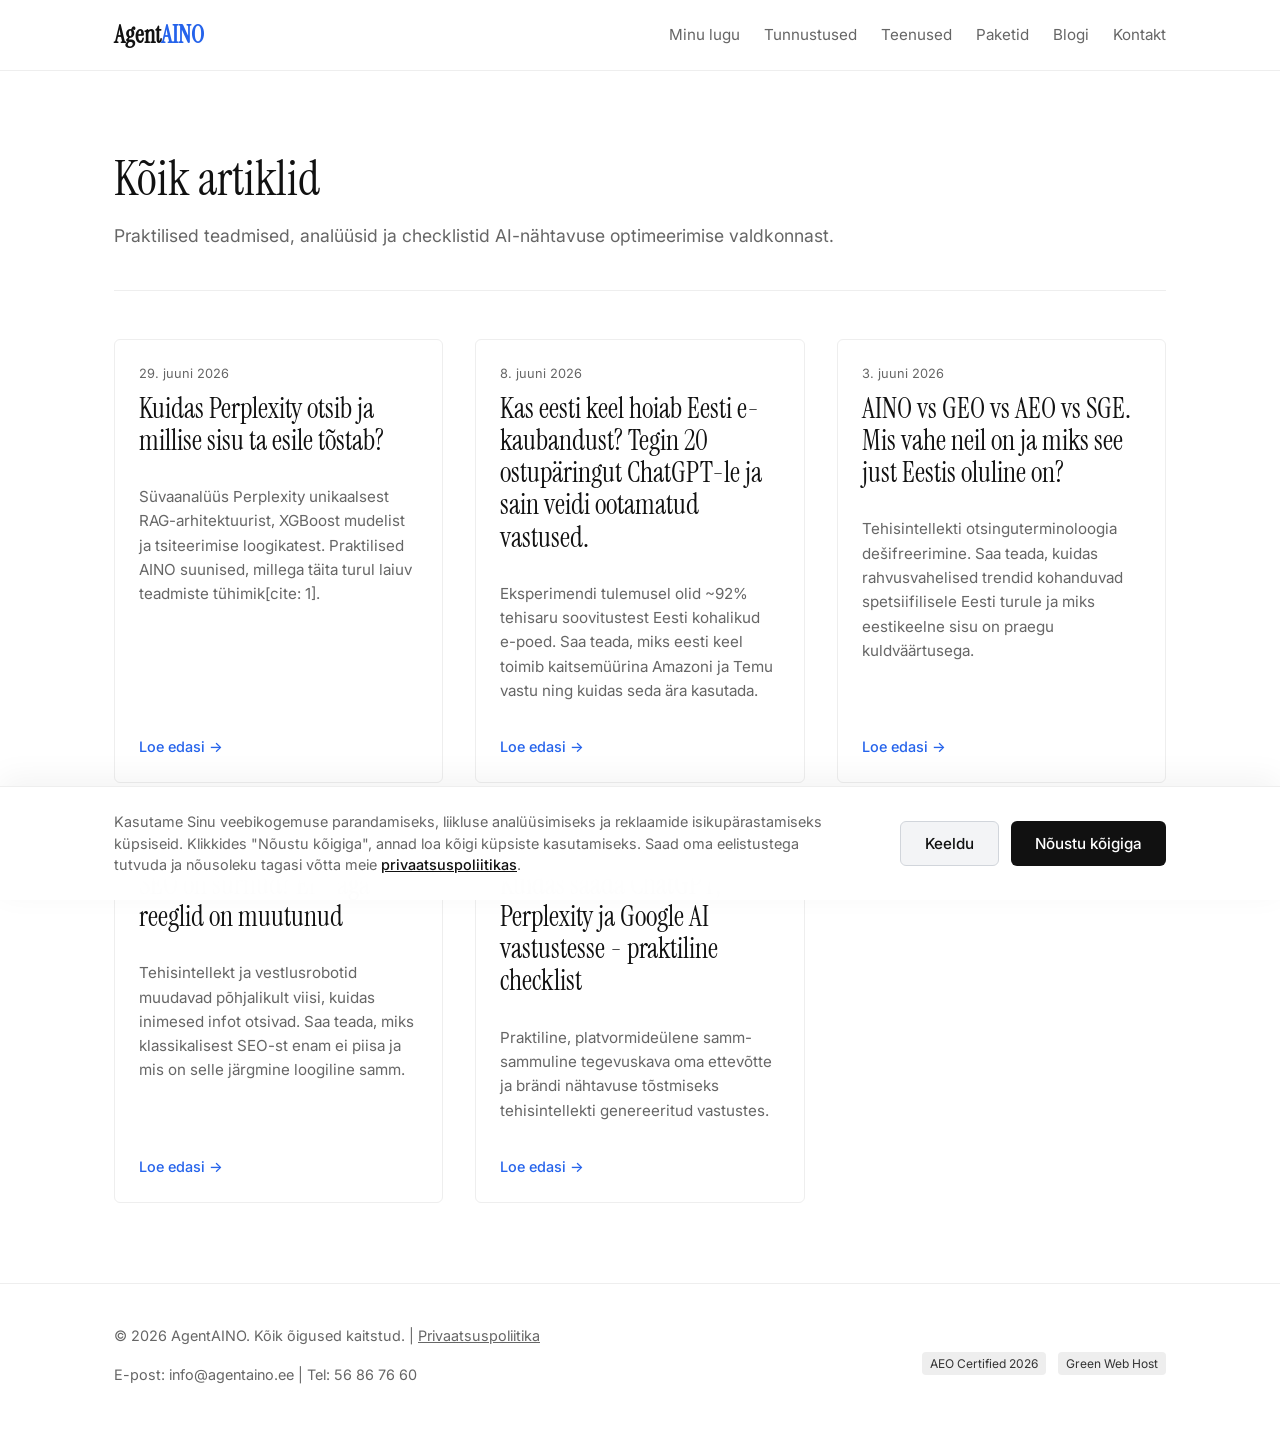
<file: blogi/index.html>
<!DOCTYPE html>
<html lang="et">
<head>
    <meta charset="UTF-8">
    <meta name="viewport" content="width=device-width, initial-scale=1.0">
    <title>Blogi Arhiiv | AgentAINO</title>
    <meta name="description" content="Kõik AgentAINO artiklid ühes kohas. Loe lähemalt tehisintellektile optimeerimise, AINO, GEO, AEO ja kaasaegse otsinguturunduse strateegiate kohta.">
    
    <link rel="canonical" href="https://agentaino.ee/blogi/index.html">
    <meta name="robots" content="index, follow">
    
    <!-- Open Graph / Facebook -->
    <meta property="og:type" content="website">
    <meta property="og:url" content="https://agentaino.ee/blogi/index.html">
    <meta property="og:title" content="Blogi Arhiiv | AgentAINO">
    <meta property="og:description" content="Praktilised juhendid ja süvaanalüüsid, mis aitavad Sinu ettevõttel muutuda nähtavaks tehisintellekti vastustes.">
    <meta property="og:image" content="https://agentaino.ee/assets/og-image.jpg">

    <!-- Stiilifail -->
    <link rel="stylesheet" href="../style.css">

    <!-- GDPR-VASTAV GOOGLE ANALYTICS KOOD -->
    <script>
      if (window.location.search.includes('admin=true')) {
          localStorage.setItem('peida_minu_liiklus', 'true');
          alert('Sinu seade on nüüd Google Analyticsi statistikast edukalt välistatud!');
      }

      function loadGoogleAnalytics() {
          if (localStorage.getItem('peida_minu_liiklus') === 'true') return;
          if (localStorage.getItem('cookie_consent') === 'accepted') {
              var gaScript = document.createElement('script');
              gaScript.async = true;
              gaScript.src = "https://www.googletagmanager.com/gtag/js?id=G-1CKNGQQE0X";
              document.head.appendChild(gaScript);

              window.dataLayer = window.dataLayer || [];
              function gtag(){dataLayer.push(arguments);}
              gtag('js', new Date());
              gtag('config', 'G-1CKNGQQE0X');
          }
      }

      if (localStorage.getItem('cookie_consent') === 'accepted') {
          loadGoogleAnalytics();
      }
    </script>
</head>
<body>

    <!-- Päis -->
    <header class="site-header">
        <div class="container header-container">
            <a href="../index.html" class="logo">Agent<span>AINO</span></a>
            
            <button class="menu-toggle" aria-label="Ava menüü" aria-expanded="false">
                <span></span>
                <span></span>
                <span></span>
            </button>

            <nav class="main-nav">
                <a href="../index.html#minu-lugu">Minu lugu</a>
                <a href="../index.html#tunnustused">Tunnustused</a>
                <a href="../index.html#teenused">Teenused</a>
                <a href="../teenused/kohalikule-ettevotjale.html">Paketid</a>
                <a href="../index.html#blogi">Blogi</a>
                <a href="../index.html#kontakt">Kontakt</a>
            </nav>
        </div>
    </header>

    <!-- Blogi võrgustiku täisvaade -->
    <main class="container blog-archive-layout" style="padding: 80px 24px;">
        <header style="margin-bottom: 48px; border-bottom: 1px solid var(--border-color); padding-bottom: 24px;">
            <h1 style="font-size: 3rem;">Kõik artiklid</h1>
            <p style="color: var(--text-muted); font-size: 1.1rem; margin-top: 8px;">Praktilised teadmised, analüüsid ja checklistid AI-nähtavuse optimeerimise valdkonnast.</p>
        </header>

        <div class="blog-grid">
            <!-- Artikkel 1 -->
            <article class="blog-card">
                <span class="blog-date">29. juuni 2026</span>
                <h3><a href="kuidas-perplexity-otsib.html">Kuidas Perplexity otsib ja millise sisu ta esile tõstab?</a></h3>
                <p>Süvaanalüüs Perplexity unikaalsest RAG-arhitektuurist, XGBoost mudelist ja tsiteerimise loogikatest. Praktilised AINO suunised, millega täita turul laiuv teadmiste tühimik[cite: 1].</p>
                <a href="kuidas-perplexity-otsib.html" class="read-more">Loe edasi &rarr;</a>
            </article>

            <!-- Artikkel 2 -->
            <article class="blog-card">
                <span class="blog-date">8. juuni 2026</span>
                <h3><a href="eesti-keel-hoiab-eesti-kaubandust.html">Kas eesti keel hoiab Eesti e-kaubandust? Tegin 20 ostupäringut ChatGPT-le ja sain veidi ootamatud vastused.</a></h3>
                <p>Eksperimendi tulemusel olid ~92% tehisaru soovitustest Eesti kohalikud e-poed. Saa teada, miks eesti keel toimib kaitsemüürina Amazoni ja Temu vastu ning kuidas seda ära kasutada.</p>
                <a href="eesti-keel-hoiab-eesti-kaubandust.html" class="read-more">Loe edasi &rarr;</a>
            </article>

            <!-- Artikkel 3 -->
            <article class="blog-card">
                <span class="blog-date">3. juuni 2026</span>
                <h3><a href="aino-vs-geo-aeo-sge.html">AINO vs GEO vs AEO vs SGE. Mis vahe neil on ja miks see just Eestis oluline on?</a></h3>
                <p>Tehisintellekti otsinguterminoloogia dešifreerimine. Saa teada, kuidas rahvusvahelised trendid kohanduvad spetsiifilisele Eesti turule ja miks eestikeelne sisu on praegu kuldväärtusega.</p>
                <a href="aino-vs-geo-aeo-sge.html" class="read-more">Loe edasi &rarr;</a>
            </article>

            <!-- Artikkel 4 -->
            <article class="blog-card">
                <span class="blog-date">2. juuni 2026</span>
                <h3><a href="seo-on-surnud.html">SEO on surnud? Ei - aga reeglid on muutunud</a></h3>
                <p>Tehisintellekt ja vestlusrobotid muudavad põhjalikult viisi, kuidas inimesed infot otsivad. Saa teada, miks klassikalisest SEO-st enam ei piisa ja mis on selle järgmine loogiline samm.</p>
                <a href="seo-on-surnud.html" class="read-more">Loe edasi &rarr;</a>
            </article>

            <!-- Artikkel 5 -->
            <article class="blog-card">
                <span class="blog-date">1. juuni 2026</span>
                <h3><a href="ai-vastustesse-checklist.html">Kuidas saada ChatGPT, Perplexity ja Google AI vastustesse - praktiline checklist</a></h3>
                <p>Praktiline, platvormideülene samm-sammuline tegevuskava oma ettevõtte ja brändi nähtavuse tõstmiseks tehisintellekti genereeritud vastustes.</p>
                <a href="ai-vastustesse-checklist.html" class="read-more">Loe edasi &rarr;</a>
            </article>
        </div>
    </main>

    <!-- Jalus -->
    <footer class="site-footer">
        <div class="container footer-container">
            <div class="footer-left">
                <p>&copy; 2026 AgentAINO. Kõik õigused kaitstud. | <a href="../privaatsuspoliitika.html" style="color: var(--text-muted); text-decoration: underline;">Privaatsuspoliitika</a></p>
                <p class="footer-contact">E-post: info@agentaino.ee | Tel: 56 86 76 60</p>
            </div>
            <div class="footer-right">
                <div class="certificates">
                    <span class="cert-badge">AEO Certified 2026</span>
                    <span class="cert-badge">Green Web Host</span>
                </div>
            </div>
        </div>
    </footer>

    <!-- KÜPSISTE NÕUSOLEKU BÄNNER -->
    <div id="cookie-banner" class="cookie-banner">
        <div class="container cookie-container">
            <p>Kasutame Sinu veebikogemuse parandamiseks, liikluse analüüsimiseks ja reklaamide isikupärastamiseks küpsiseid. Klikkides "Nõustu kõigiga", annad loa kõigi küpsiste kasutamiseks. Saad oma eelistustega tutvuda ja nõusoleku tagasi võtta meie <a href="../privaatsuspoliitika.html">privaatsuspoliitikas</a>.</p>
            <div class="cookie-buttons">
                <button id="decline-cookies" class="btn btn-secondary">Keeldu</button>
                <button id="accept-cookies" class="btn">Nõustu kõigiga</button>
            </div>
        </div>
    </div>

    <script src="../script.js"></script>
</body>
</html>
</file>
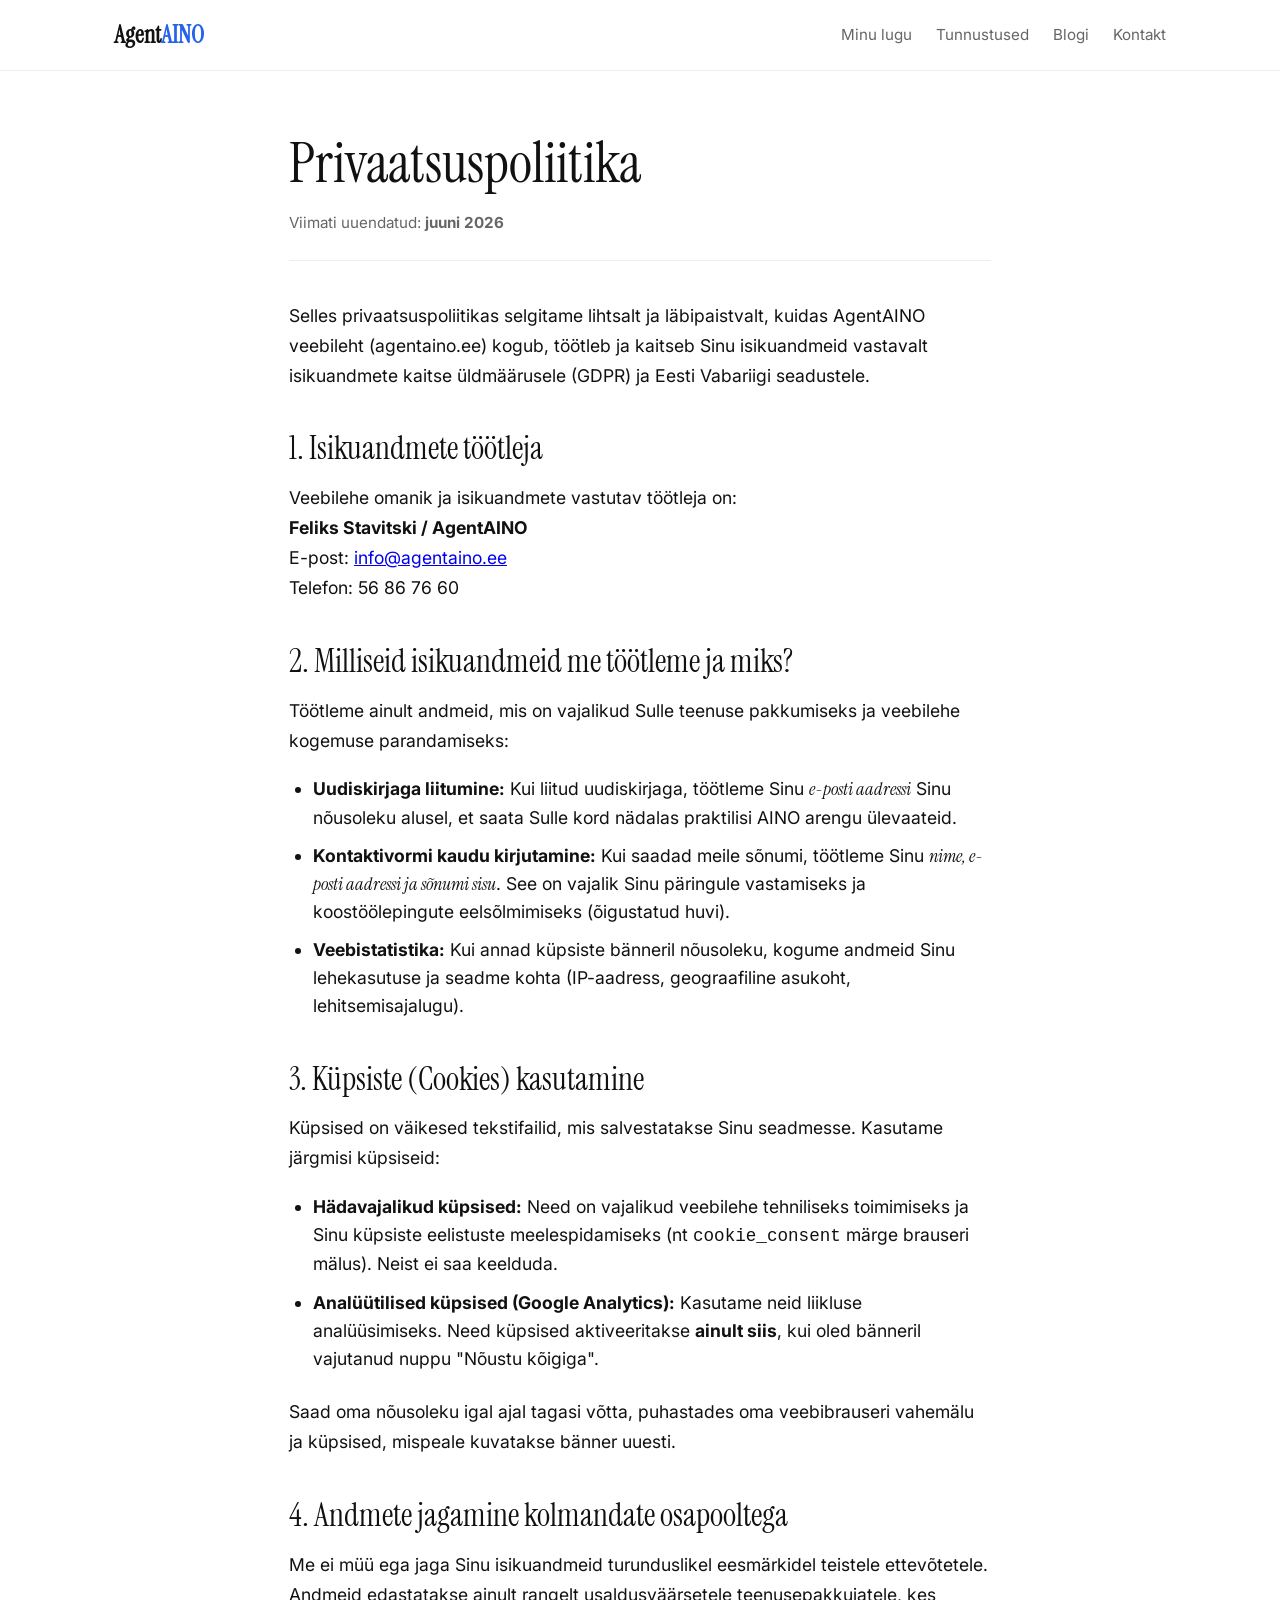
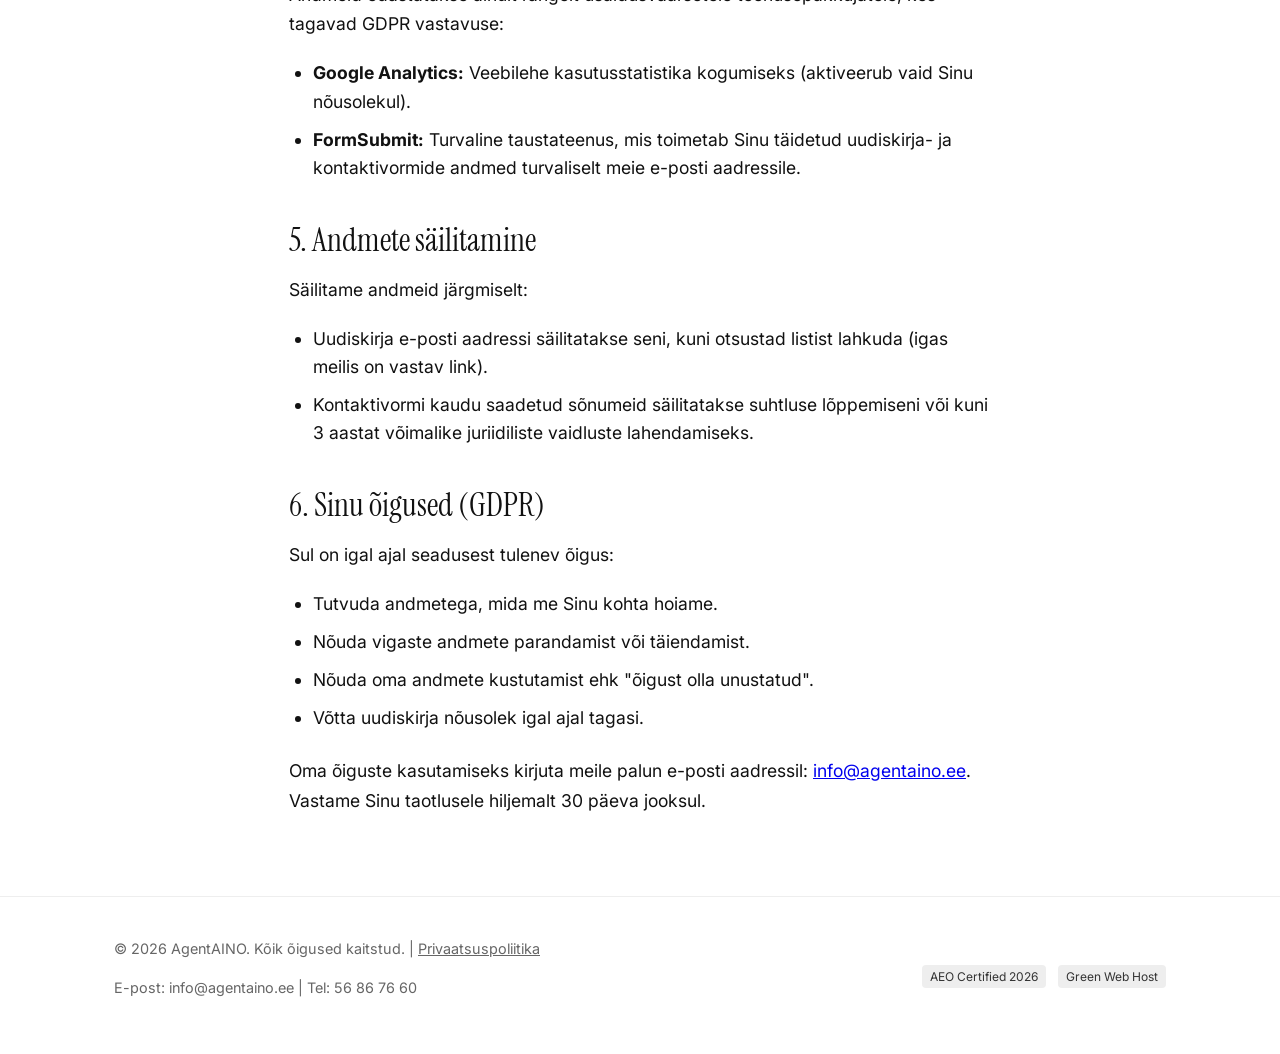
<file: privaatsuspoliitika.html>
<!DOCTYPE html>
<html lang="et">
<head>
    <meta charset="UTF-8">
    <meta name="viewport" content="width=device-width, initial-scale=1.0">
    <title>Privaatsuspoliitika | AgentAINO</title>
    <meta name="description" content="AgentAINO veebilehe privaatsuspoliitika ja isikuandmete töötlemise tingimused vastavalt GDPR reeglitele.">
    
    <link rel="canonical" href="https://agentaino.ee/privaatsuspoliitika.html">
    <meta name="robots" content="noindex, follow">
    
    <!-- Stiilifail -->
    <link rel="stylesheet" href="style.css">

    <!-- GDPR-VASTAV GOOGLE ANALYTICS KOOD KOOS ADMINI VÄLISTAMISEGA -->
    <script>
      if (window.location.search.includes('admin=true')) {
          localStorage.setItem('peida_minu_liiklus', 'true');
          alert('Sinu seade on nüüd Google Analyticsi statistikast edukalt välistatud!');
      }

      function loadGoogleAnalytics() {
          if (localStorage.getItem('peida_minu_liiklus') === 'true') {
              return;
          }
          if (localStorage.getItem('cookie_consent') === 'accepted') {
              var gaScript = document.createElement('script');
              gaScript.async = true;
              gaScript.src = "https://www.googletagmanager.com/gtag/js?id=G-1CKNGQQE0X";
              document.head.appendChild(gaScript);

              window.dataLayer = window.dataLayer || [];
              function gtag(){dataLayer.push(arguments);}
              gtag('js', new Date());
              gtag('config', 'G-1CKNGQQE0X');
          }
      }

      if (localStorage.getItem('cookie_consent') === 'accepted') {
          loadGoogleAnalytics();
      }
    </script>
</head>
<body>

    <!-- Päis -->
    <header class="site-header">
        <div class="container header-container">
            <a href="index.html" class="logo">Agent<span>AINO</span></a>
            
            <button class="menu-toggle" aria-label="Ava menüü" aria-expanded="false">
                <span></span>
                <span></span>
                <span></span>
            </button>

            <nav class="main-nav">
                <a href="index.html#minu-lugu">Minu lugu</a>
                <a href="index.html#tunnustused">Tunnustused</a>
                <a href="index.html#blogi">Blogi</a>
                <a href="index.html#kontakt">Kontakt</a>
            </nav>
        </div>
    </header>

    <!-- Poliitika sisu -->
    <main class="container article-layout">
        <article>
            <header class="article-header">
                <h1>Privaatsuspoliitika</h1>
                <p class="subtitle" style="font-size: 0.95rem; margin-bottom: 0;">
                    Viimati uuendatud: <strong>juuni 2026</strong>
                </p>
            </header>

            <div class="article-content">
                <p>Selles privaatsuspoliitikas selgitame lihtsalt ja läbipaistvalt, kuidas AgentAINO veebileht (agentaino.ee) kogub, töötleb ja kaitseb Sinu isikuandmeid vastavalt isikuandmete kaitse üldmäärusele (GDPR) ja Eesti Vabariigi seadustele.</p>

                <h2>1. Isikuandmete töötleja</h2>
                <p>Veebilehe omanik ja isikuandmete vastutav töötleja on:<br>
                <strong>Feliks Stavitski / AgentAINO</strong><br>
                E-post: <a href="mailto:info@agentaino.ee">info@agentaino.ee</a><br>
                Telefon: 56 86 76 60</p>

                <h2>2. Milliseid isikuandmeid me töötleme ja miks?</h2>
                <p>Töötleme ainult andmeid, mis on vajalikud Sulle teenuse pakkumiseks ja veebilehe kogemuse parandamiseks:</p>
                <ul>
                    <li><strong>Uudiskirjaga liitumine:</strong> Kui liitud uudiskirjaga, töötleme Sinu <em>e-posti aadressi</em> Sinu nõusoleku alusel, et saata Sulle kord nädalas praktilisi AINO arengu ülevaateid.</li>
                    <li><strong>Kontaktivormi kaudu kirjutamine:</strong> Kui saadad meile sõnumi, töötleme Sinu <em>nime, e-posti aadressi ja sõnumi sisu</em>. See on vajalik Sinu päringule vastamiseks ja koostöölepingute eelsõlmimiseks (õigustatud huvi).</li>
                    <li><strong>Veebistatistika:</strong> Kui annad küpsiste bänneril nõusoleku, kogume andmeid Sinu lehekasutuse ja seadme kohta (IP-aadress, geograafiline asukoht, lehitsemisajalugu).</li>
                </ul>

                <h2>3. Küpsiste (Cookies) kasutamine</h2>
                <p>Küpsised on väikesed tekstifailid, mis salvestatakse Sinu seadmesse. Kasutame järgmisi küpsiseid:</p>
                <ul>
                    <li><strong>Hädavajalikud küpsised:</strong> Need on vajalikud veebilehe tehniliseks toimimiseks ja Sinu küpsiste eelistuste meelespidamiseks (nt <code>cookie_consent</code> märge brauseri mälus). Neist ei saa keelduda.</li>
                    <li><strong>Analüütilised küpsised (Google Analytics):</strong> Kasutame neid liikluse analüüsimiseks. Need küpsised aktiveeritakse <strong>ainult siis</strong>, kui oled bänneril vajutanud nuppu "Nõustu kõigiga".</li>
                </ul>
                <p>Saad oma nõusoleku igal ajal tagasi võtta, puhastades oma veebibrauseri vahemälu ja küpsised, mispeale kuvatakse bänner uuesti.</p>

                <h2>4. Andmete jagamine kolmandate osapooltega</h2>
                <p>Me ei müü ega jaga Sinu isikuandmeid turunduslikel eesmärkidel teistele ettevõtetele. Andmeid edastatakse ainult rangelt usaldusväärsetele teenusepakkujatele, kes tagavad GDPR vastavuse:</p>
                <ul>
                    <li><strong>Google Analytics:</strong> Veebilehe kasutusstatistika kogumiseks (aktiveerub vaid Sinu nõusolekul).</li>
                    <li><strong>FormSubmit:</strong> Turvaline taustateenus, mis toimetab Sinu täidetud uudiskirja- ja kontaktivormide andmed turvaliselt meie e-posti aadressile.</li>
                </ul>

                <h2>5. Andmete säilitamine</h2>
                <p>Säilitame andmeid järgmiselt:</p>
                <ul>
                    <li>Uudiskirja e-posti aadressi säilitatakse seni, kuni otsustad listist lahkuda (igas meilis on vastav link).</li>
                    <li>Kontaktivormi kaudu saadetud sõnumeid säilitatakse suhtluse lõppemiseni või kuni 3 aastat võimalike juriidiliste vaidluste lahendamiseks.</li>
                </ul>

                <h2>6. Sinu õigused (GDPR)</h2>
                <p>Sul on igal ajal seadusest tulenev õigus:</p>
                <ul>
                    <li>Tutvuda andmetega, mida me Sinu kohta hoiame.</li>
                    <li>Nõuda vigaste andmete parandamist või täiendamist.</li>
                    <li>Nõuda oma andmete kustutamist ehk "õigust olla unustatud".</li>
                    <li>Võtta uudiskirja nõusolek igal ajal tagasi.</li>
                </ul>
                <p>Oma õiguste kasutamiseks kirjuta meile palun e-posti aadressil: <a href="mailto:info@agentaino.ee">info@agentaino.ee</a>. Vastame Sinu taotlusele hiljemalt 30 päeva jooksul.</p>
            </div>
        </article>
    </main>

    <!-- Jalus -->
    <footer class="site-footer">
        <div class="container footer-container">
            <div class="footer-left">
                <p>&copy; 2026 AgentAINO. Kõik õigused kaitstud. | <a href="privaatsuspoliitika.html" style="color: var(--text-muted); text-decoration: underline;">Privaatsuspoliitika</a></p>
                <p class="footer-contact">E-post: info@agentaino.ee | Tel: 56 86 76 60</p>
            </div>
            <div class="footer-right">
                <div class="certificates">
                    <span class="cert-badge">AEO Certified 2026</span>
                    <span class="cert-badge">Green Web Host</span>
                </div>
            </div>
        </div>
    </footer>

    <script src="script.js"></script>
</body>
</html>
</file>
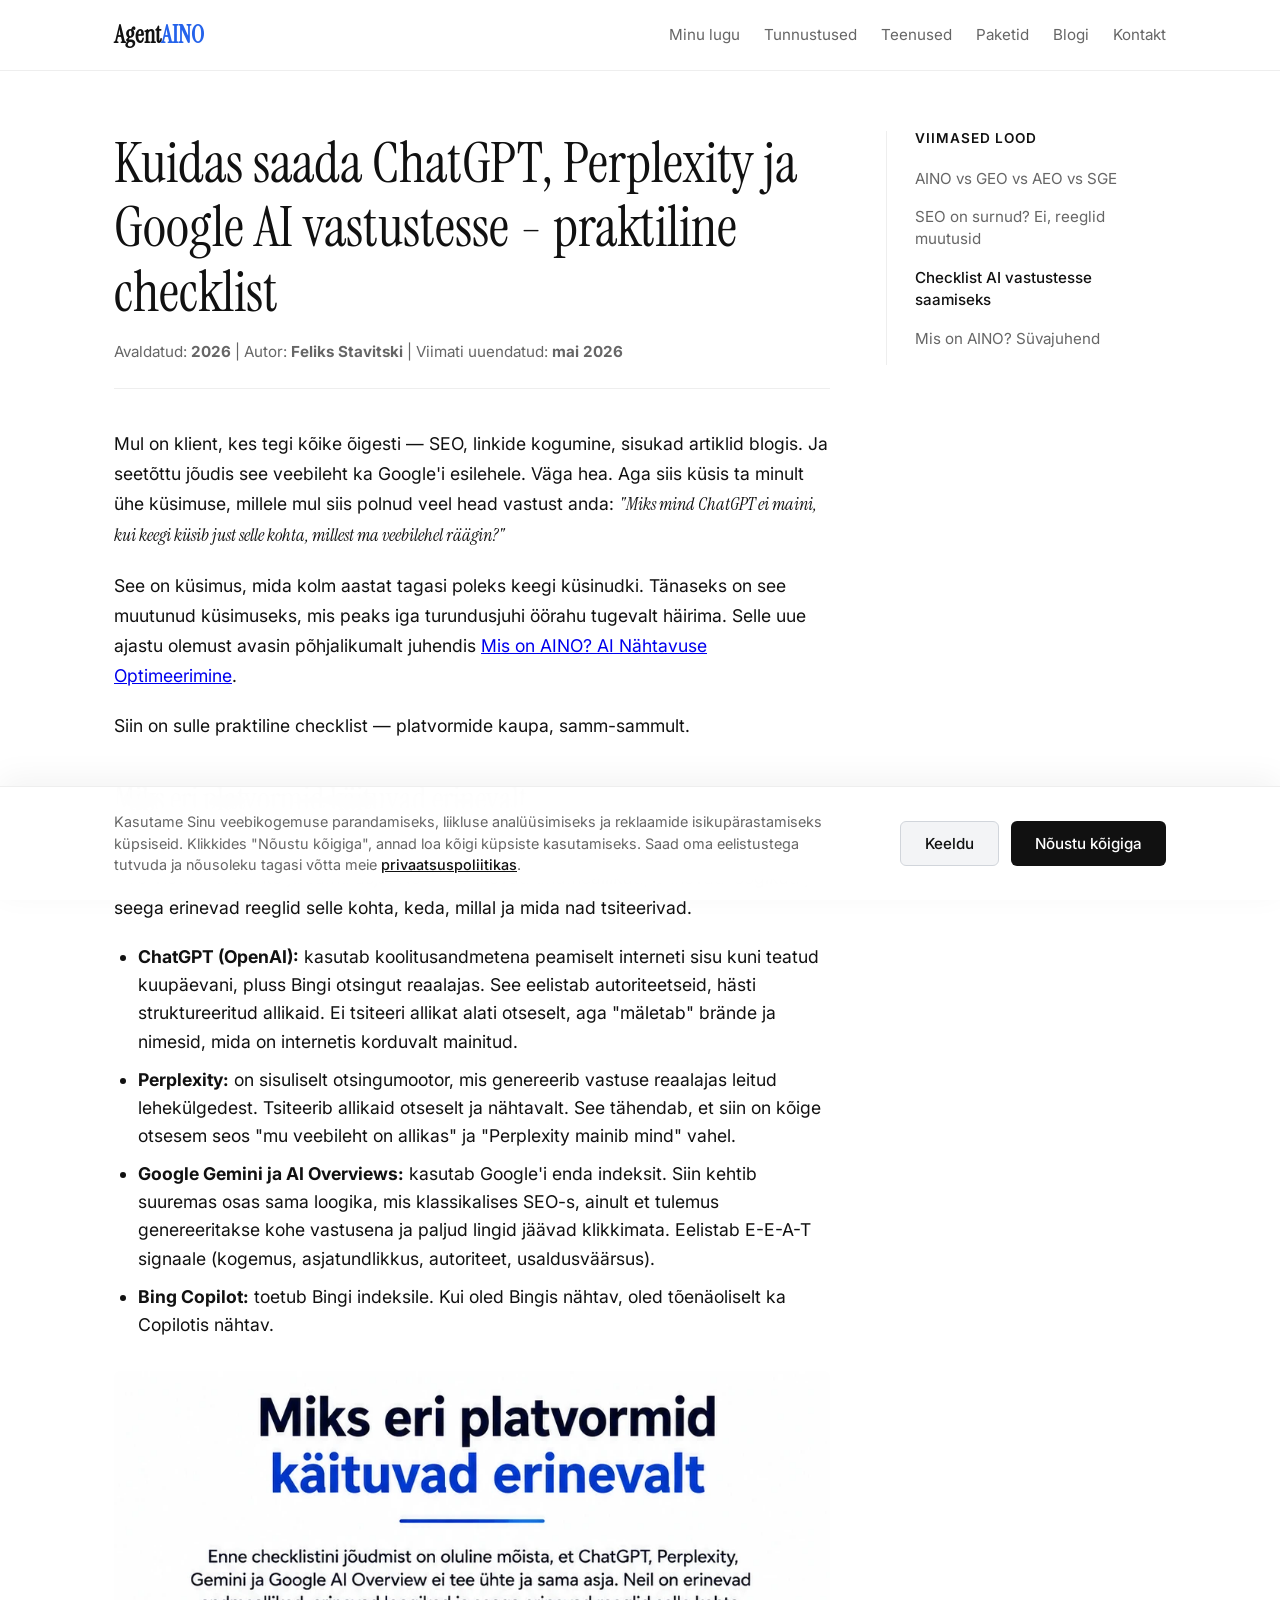
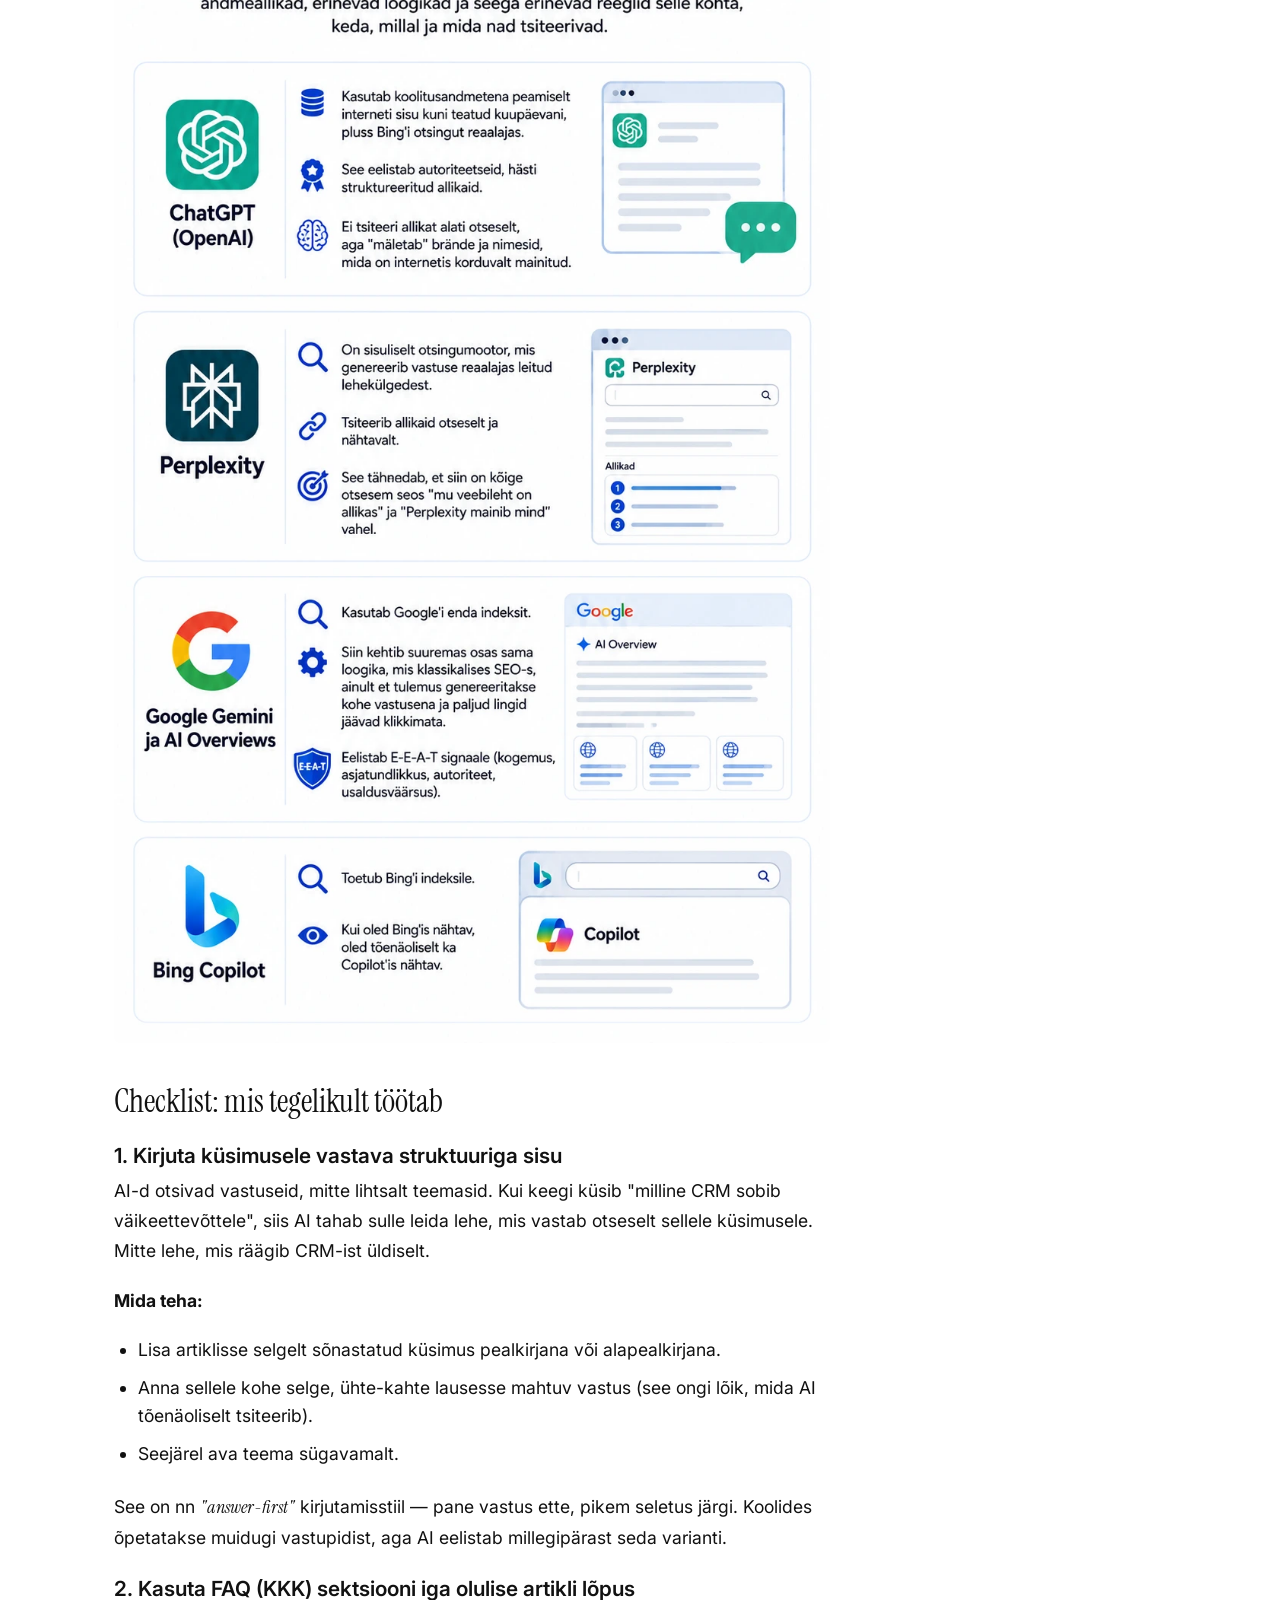
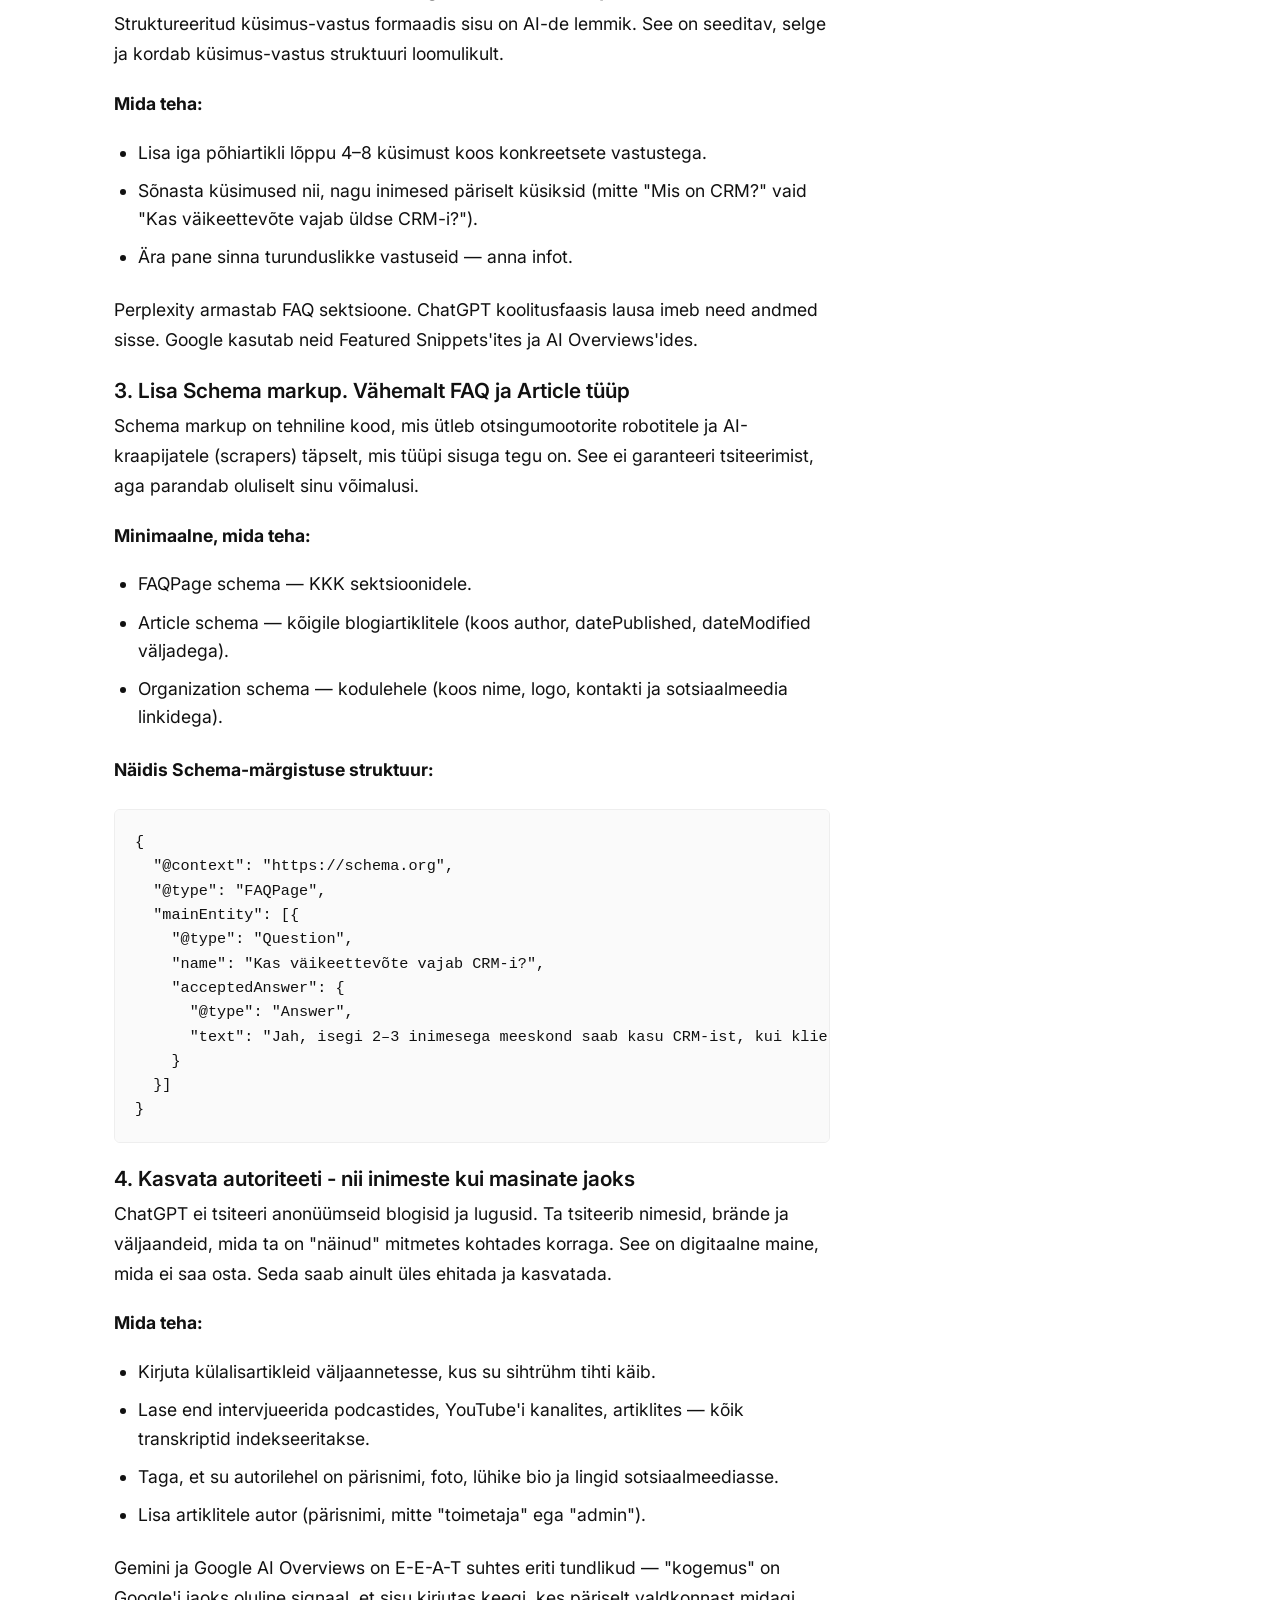
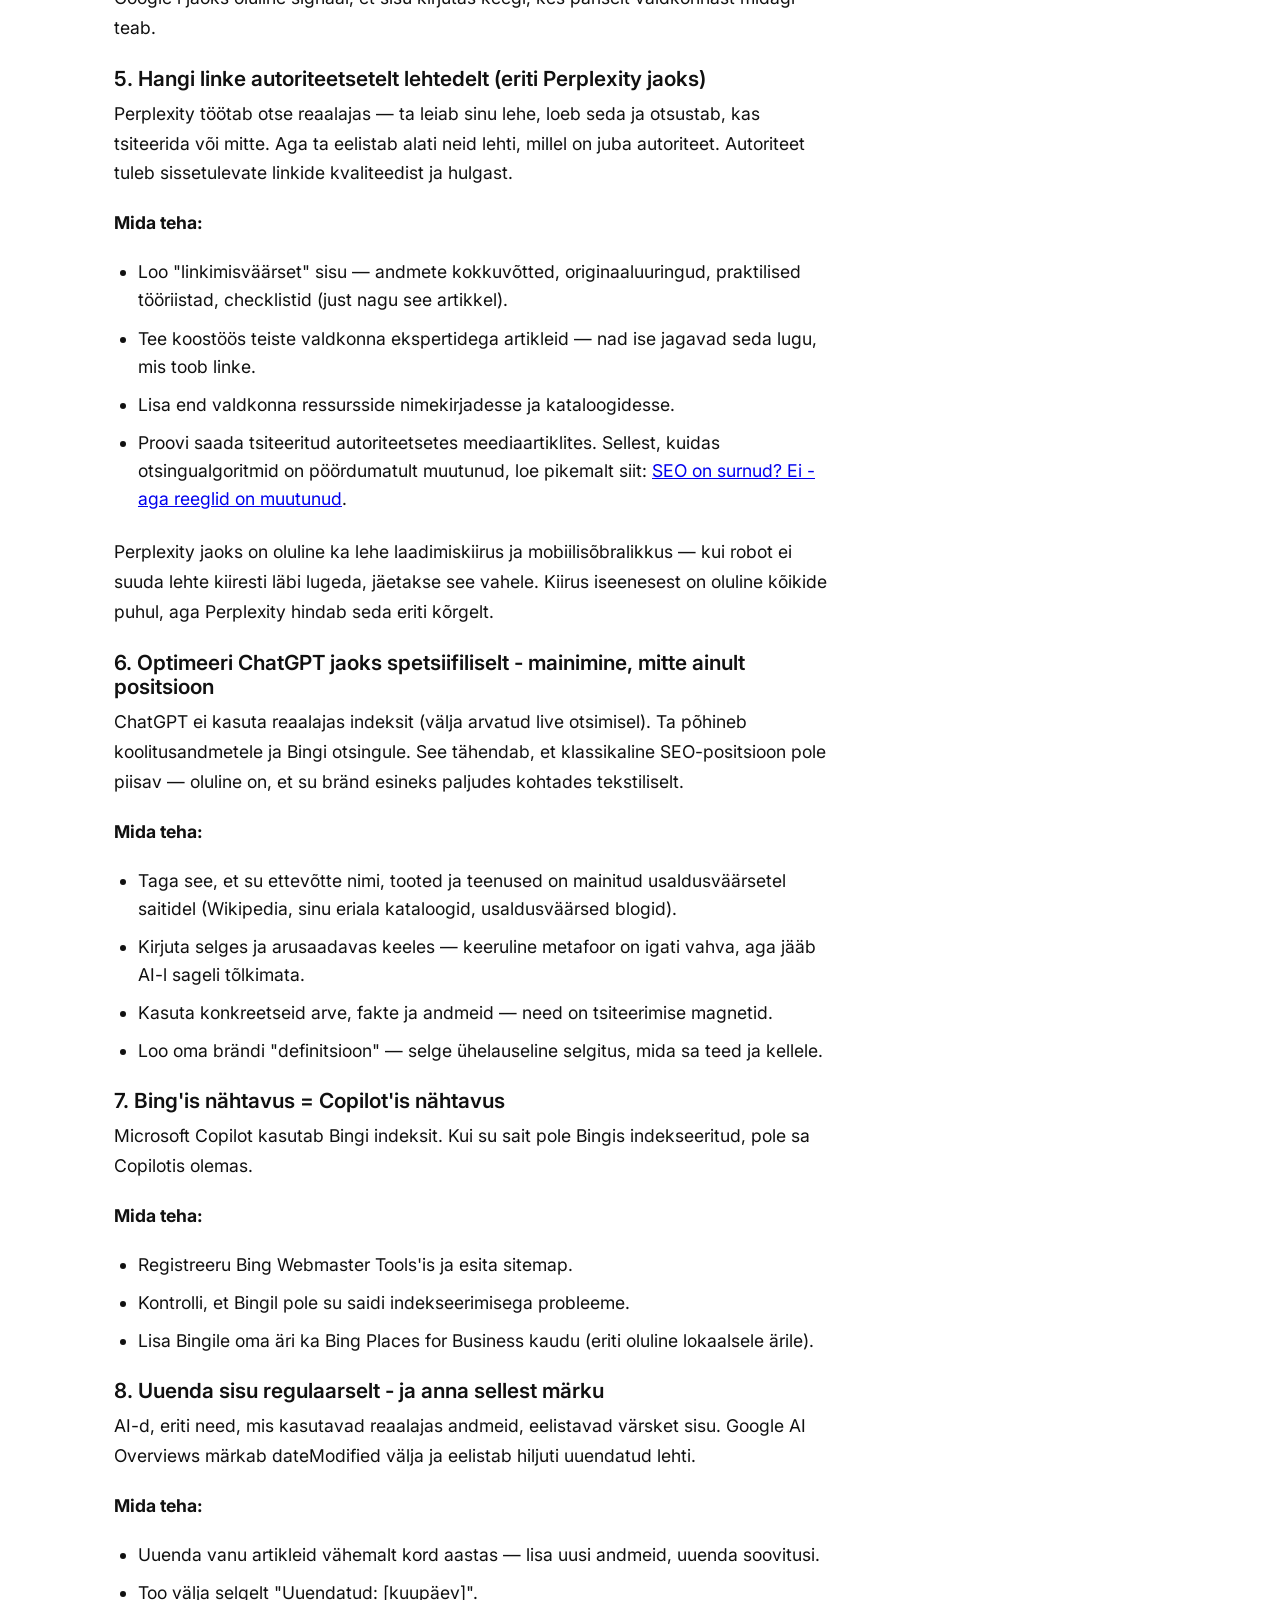
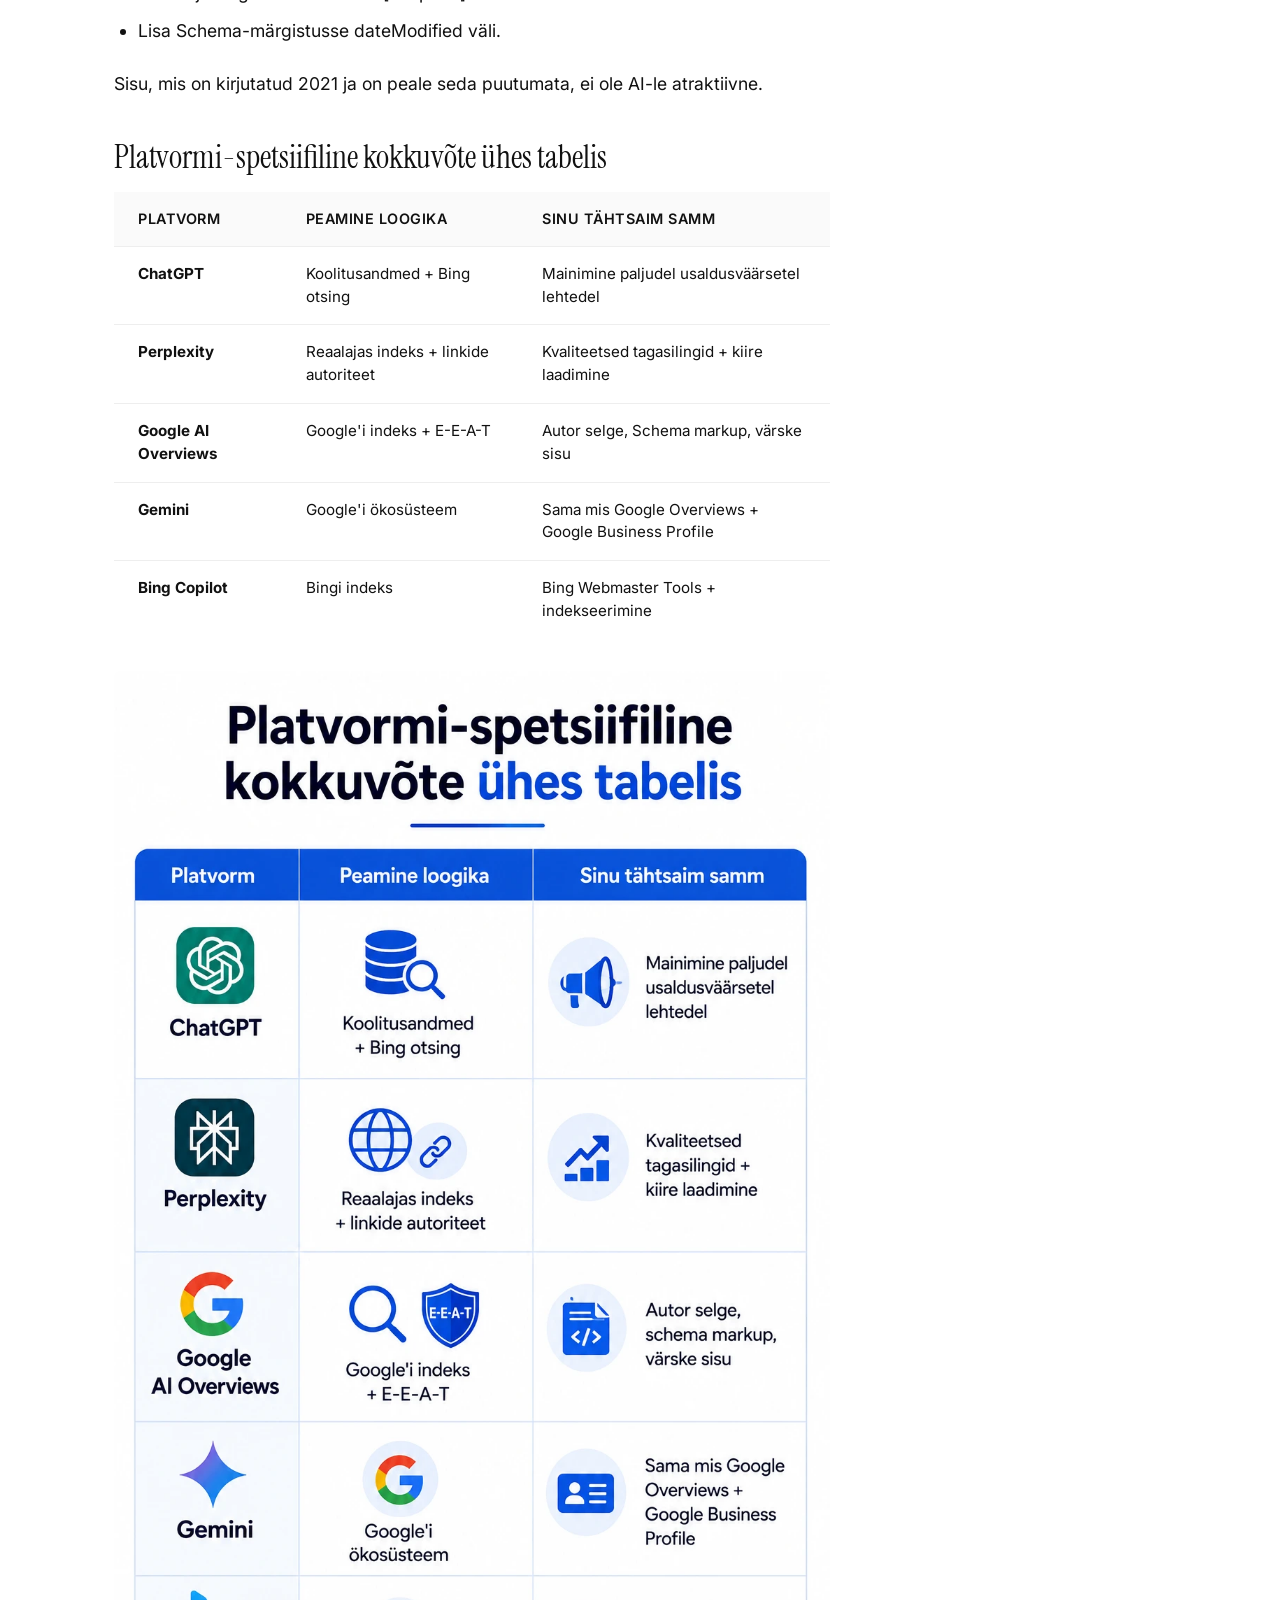
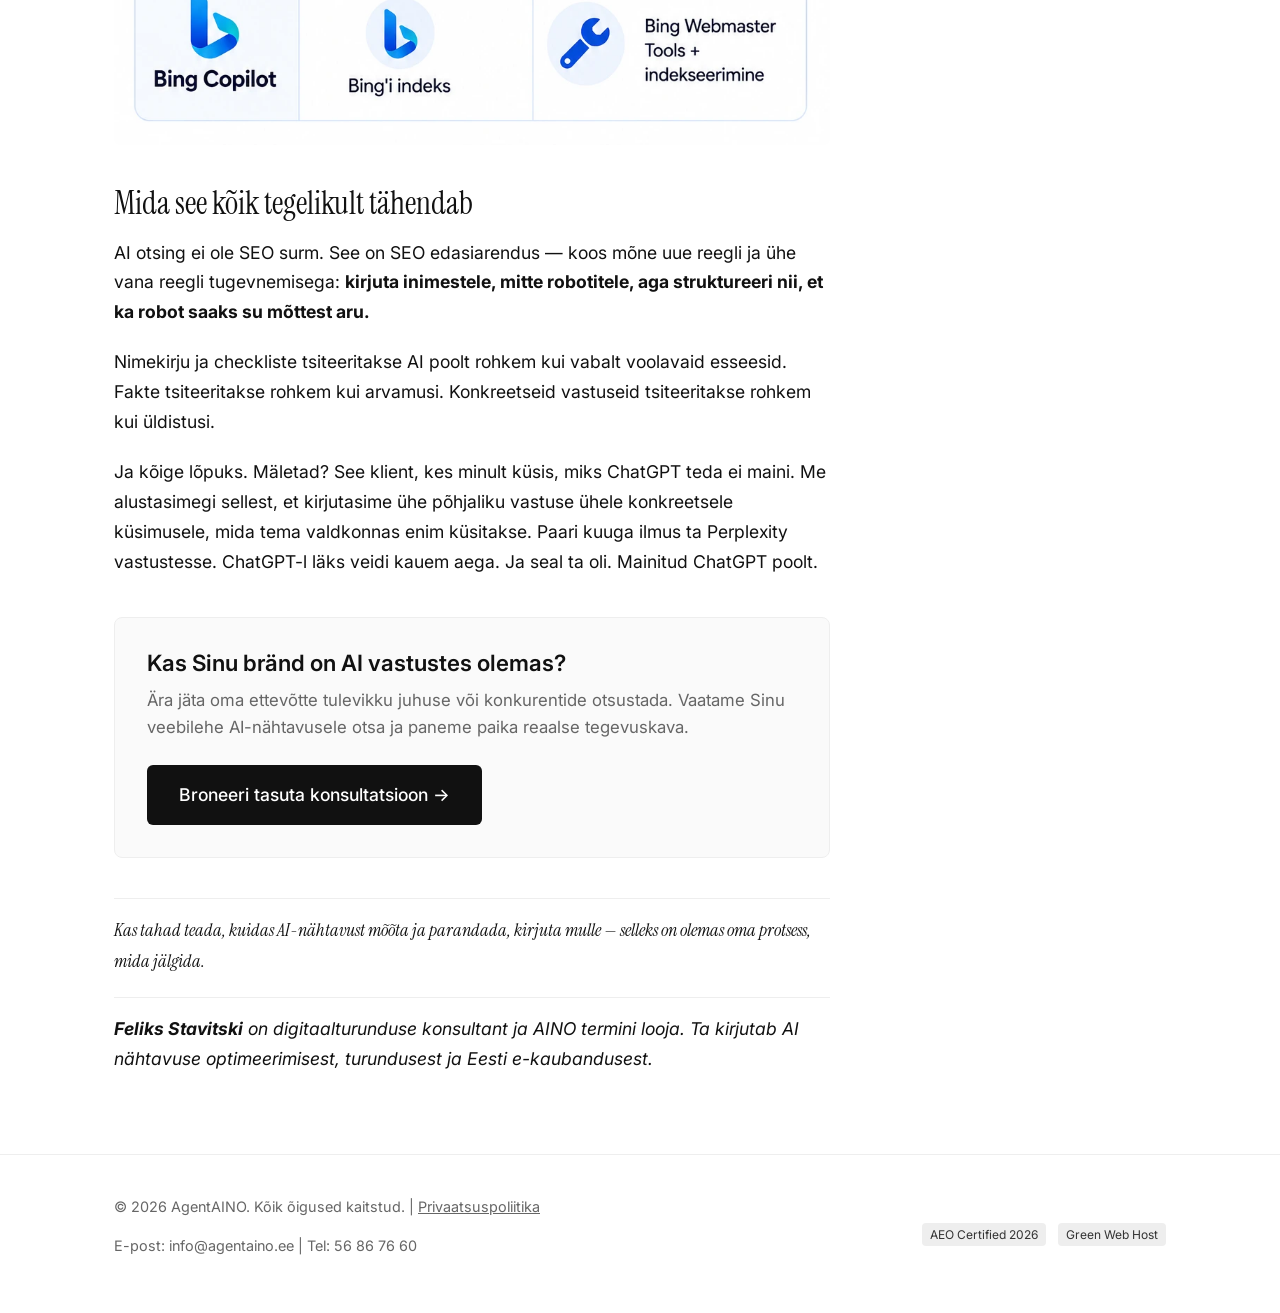
<file: blogi/ai-vastustesse-checklist.html>
<!DOCTYPE html>
<html lang="et">
<head>
    <meta charset="UTF-8">
    <meta name="viewport" content="width=device-width, initial-scale=1.0">
    <title>Kuidas saada ChatGPT, Perplexity ja Google AI vastustesse - praktiline checklist | AgentAINO</title>
    <meta name="description" content="Praktiline juhend ja checklist oma ettevõtte nähtavuse tõstmiseks tehisintellekti platvormidel nagu ChatGPT, Perplexity ja Google AI Overviews.">
    
    <link rel="canonical" href="https://agentaino.ee/blogi/ai-vastustesse-checklist.html">
    <meta name="robots" content="index, follow">
    
    <!-- Open Graph / Facebook -->
    <meta property="og:type" content="article">
    <meta property="og:url" content="https://agentaino.ee/blogi/ai-vastustesse-checklist.html">
    <meta property="og:title" content="Kuidas saada ChatGPT, Perplexity ja Google AI vastustesse - praktiline checklist">
    <meta property="og:description" content="Samm-sammuline tegevuskava turundajatele ja ettevõtjatele zero-click otsingute ajastul tehisintellekti vastustesse jõudmiseks.">
    <meta property="og:image" content="https://agentaino.ee/assets/AI_platvormide_v%C3%B5rdlustabel.webp">

    <!-- Stiilifail -->
    <link rel="stylesheet" href="../style.css">

    <!-- GDPR-VASTAV GOOGLE ANALYTICS KOOD KOOS ADMINI VÄLISTAMISEGA -->
    <script>
      if (window.location.search.includes('admin=true')) {
          localStorage.setItem('peida_minu_liiklus', 'true');
          alert('Sinu seade on nüüd Google Analyticsi statistikast edukalt välistatud!');
      }

      function loadGoogleAnalytics() {
          if (localStorage.getItem('peida_minu_liiklus') === 'true') {
              console.log('Google Analytics on brauseri jaoks välja lülitatud (Admin).');
              return;
          }
          if (localStorage.getItem('cookie_consent') === 'accepted') {
              var gaScript = document.createElement('script');
              gaScript.async = true;
              gaScript.src = "https://www.googletagmanager.com/gtag/js?id=G-1CKNGQQE0X";
              document.head.appendChild(gaScript);

              window.dataLayer = window.dataLayer || [];
              function gtag(){dataLayer.push(arguments);}
              gtag('js', new Date());
              gtag('config', 'G-1CKNGQQE0X');
          }
      }

      if (localStorage.getItem('cookie_consent') === 'accepted') {
          loadGoogleAnalytics();
      }
    </script>

    <!-- GEO / SEO Kombineeritud JSON-LD -->
    <script type="application/ld+json">
    {
      "@context": "https://schema.org",
      "@graph": [
        {
          "@type": "BlogPosting",
          "@id": "https://agentaino.ee/blogi/ai-vastustesse-checklist.html#article",
          "headline": "Kuidas saada ChatGPT, Perplexity ja Google AI vastustesse - praktiline checklist",
          "description": "Praktiline checklist ja strateegia brändide optimeerimiseks LLM-põhistele platvormidele nagu ChatGPT and Perplexity.",
          "datePublished": "2026-06-01",
          "dateModified": "2026-06-01",
          "author": {
            "@type": "Person",
            "name": "Feliks Stavitski",
            "url": "https://agentaino.ee/#minu-lugu"
          },
          "publisher": {
            "@type": "Organization",
            "name": "AgentAINO",
            "url": "https://agentaino.ee"
          },
          "image": "https://agentaino.ee/assets/AI_platvormide_v%C3%B5rdlustabel.webp"
        },
        {
          "@type": "FAQPage",
          "@id": "https://agentaino.ee/blogi/ai-vastustesse-checklist.html#faq",
          "mainEntity": [
            {
              "@type": "Question",
              "name": "Kas väikeettevõte vajab CRM-i?",
              "acceptedAnswer": {
                "@type": "Answer",
                "text": "Jah, isegi 2–3 inimesega meeskond saab kasu CRM-ist, kui klientide arv ületab 50 ja müügiprotsess kestab üle ühe kontakti."
              }
            }
          ]
        }
      ]
    }
    </script>
</head>
<body>

    <!-- Päis -->
    <header class="site-header">
        <div class="container header-container">
            <a href="../index.html" class="logo">Agent<span>AINO</span></a>
            
            <button class="menu-toggle" aria-label="Ava menüü" aria-expanded="false">
                <span></span>
                <span></span>
                <span></span>
            </button>

           <nav class="main-nav">
                <a href="../index.html#minu-lugu">Minu lugu</a>
                <a href="../index.html#tunnustused">Tunnustused</a>
                <a href="../index.html#teenused">Teenused</a>
                <a href="../teenused/kohalikule-ettevotjale.html">Paketid</a>
                <a href="../index.html#blogi">Blogi</a>
                <a href="../index.html#kontakt">Kontakt</a>
            </nav>
        </div>
    </header>

    <!-- Kaheveeruline artiklipaigutus koos külgribaga -->
    <main class="container article-layout-wrapper" style="max-width: 1100px; margin: 0 auto; padding: 60px 24px;">
        <div class="article-grid-layout">
            
            <!-- Vasak veerg: artikli sisu -->
            <div class="article-main-content">
                <article>
                    <header class="article-header" style="margin-bottom: 40px; border-bottom: 1px solid var(--border-color); padding-bottom: 24px;">
                        <h1>Kuidas saada ChatGPT, Perplexity ja Google AI vastustesse - praktiline checklist</h1>
                        <p class="subtitle" style="font-size: 0.95rem; margin-bottom: 0;">
                            Avaldatud: <strong>2026</strong> | Autor: <strong>Feliks Stavitski</strong> | Viimati uuendatud: <strong>mai 2026</strong>
                        </p>
                    </header>

                    <div class="article-content">
                        <p>Mul on klient, kes tegi kõike õigesti — SEO, linkide kogumine, sisukad artiklid blogis. Ja seetõttu jõudis see veebileht ka Google'i esilehele. Väga hea. Aga siis küsis ta minult ühe küsimuse, millele mul siis polnud veel head vastust anda: <em>"Miks mind ChatGPT ei maini, kui keegi küsib just selle kohta, millest ma veebilehel räägin?"</em></p>
                        <p>See on küsimus, mida kolm aastat tagasi poleks keegi küsinudki. Tänaseks on see muutunud küsimuseks, mis peaks iga turundusjuhi öörahu tugevalt häirima. Selle uue ajastu olemust avasin põhjalikumalt juhendis <a href="mis-on-aino.html">Mis on AINO? AI Nähtavuse Optimeerimine</a>.</p>
                        <p>Siin on sulle praktiline checklist — platvormide kaupa, samm-sammult.</p>

                        <h2>Miks eri platvormid käituvad erinevalt</h2>
                        <p>Enne checklistini jõudmist on oluline mõista, et ChatGPT, Perplexity, Gemini ja Google AI Overview ei tee ühte ja sama asja. Neil on erinevad andmeallikad, erinevad loogikad ja seega erinevad reeglid selle kohta, keda, millal ja mida nad tsiteerivad.</p>
                        <ul>
                            <li><strong>ChatGPT (OpenAI):</strong> kasutab koolitusandmetena peamiselt interneti sisu kuni teatud kuupäevani, pluss Bingi otsingut reaalajas. See eelistab autoriteetseid, hästi struktureeritud allikaid. Ei tsiteeri allikat alati otseselt, aga "mäletab" brände ja nimesid, mida on internetis korduvalt mainitud.</li>
                            <li><strong>Perplexity:</strong> on sisuliselt otsingumootor, mis genereerib vastuse reaalajas leitud lehekülgedest. Tsiteerib allikaid otseselt ja nähtavalt. See tähendab, et siin on kõige otsesem seos "mu veebileht on allikas" ja "Perplexity mainib mind" vahel.</li>
                            <li><strong>Google Gemini ja AI Overviews:</strong> kasutab Google'i enda indeksit. Siin kehtib suuremas osas sama loogika, mis klassikalises SEO-s, ainult et tulemus genereeritakse kohe vastusena ja paljud lingid jäävad klikkimata. Eelistab E-E-A-T signaale (kogemus, asjatundlikkus, autoriteet, usaldusväärsus).</li>
                            <li><strong>Bing Copilot:</strong> toetub Bingi indeksile. Kui oled Bingis nähtav, oled tõenäoliselt ka Copilotis nähtav.</li>
                        </ul>

                        <img src="../assets/Eri_AI_platvormid_käituvad_erinevalt.webp" alt="Võrdlusgraafik tehisintellekti platvormide ChatGPT, Perplexity ja Google AI erinevatest sisu tsiteerimise loogikatest ja algoritmidest" loading="lazy">

                        <h2>Checklist: mis tegelikult töötab</h2>

                        <h3>1. Kirjuta küsimusele vastava struktuuriga sisu</h3>
                        <p>AI-d otsivad vastuseid, mitte lihtsalt teemasid. Kui keegi küsib "milline CRM sobib väikeettevõttele", siis AI tahab sulle leida lehe, mis vastab otseselt sellele küsimusele. Mitte lehe, mis räägib CRM-ist üldiselt.</p>
                        <p><strong>Mida teha:</strong></p>
                        <ul>
                            <li>Lisa artiklisse selgelt sõnastatud küsimus pealkirjana või alapealkirjana.</li>
                            <li>Anna sellele kohe selge, ühte-kahte lausesse mahtuv vastus (see ongi lõik, mida AI tõenäoliselt tsiteerib).</li>
                            <li>Seejärel ava teema sügavamalt.</li>
                        </ul>
                        <p>See on nn <em>"answer-first"</em> kirjutamisstiil — pane vastus ette, pikem seletus järgi. Koolides õpetatakse muidugi vastupidist, aga AI eelistab millegipärast seda varianti.</p>

                        <h3>2. Kasuta FAQ (KKK) sektsiooni iga olulise artikli lõpus</h3>
                        <p>Struktureeritud küsimus-vastus formaadis sisu on AI-de lemmik. See on seeditav, selge ja kordab küsimus-vastus struktuuri loomulikult.</p>
                        <p><strong>Mida teha:</strong></p>
                        <ul>
                            <li>Lisa iga põhiartikli lõppu 4–8 küsimust koos konkreetsete vastustega.</li>
                            <li>Sõnasta küsimused nii, nagu inimesed päriselt küsiksid (mitte "Mis on CRM?" vaid "Kas väikeettevõte vajab üldse CRM-i?").</li>
                            <li>Ära pane sinna turunduslikke vastuseid — anna infot.</li>
                        </ul>
                        <p>Perplexity armastab FAQ sektsioone. ChatGPT koolitusfaasis lausa imeb need andmed sisse. Google kasutab neid Featured Snippets'ites ja AI Overviews'ides.</p>

                        <h3>3. Lisa Schema markup. Vähemalt FAQ ja Article tüüp</h3>
                        <p>Schema markup on tehniline kood, mis ütleb otsingumootorite robotitele ja AI-kraapijatele (scrapers) täpselt, mis tüüpi sisuga tegu on. See ei garanteeri tsiteerimist, aga parandab oluliselt sinu võimalusi.</p>
                        <p><strong>Minimaalne, mida teha:</strong></p>
                        <ul>
                            <li>FAQPage schema — KKK sektsioonidele.</li>
                            <li>Article schema — kõigile blogiartiklitele (koos author, datePublished, dateModified väljadega).</li>
                            <li>Organization schema — kodulehele (koos nime, logo, kontakti ja sotsiaalmeedia linkidega).</li>
                        </ul>

                        <!-- UUENDATUD: Schema näidiskood on mähitud puhta disainiga <pre> kasti mobiili venitamise vältimiseks -->
                        <p><strong>Näidis Schema-märgistuse struktuur:</strong></p>
                        <pre><code>{
  "@context": "https://schema.org",
  "@type": "FAQPage",
  "mainEntity": [{
    "@type": "Question",
    "name": "Kas väikeettevõte vajab CRM-i?",
    "acceptedAnswer": {
      "@type": "Answer",
      "text": "Jah, isegi 2–3 inimesega meeskond saab kasu CRM-ist, kui klientide arv ületab 50 ja müügiprotsess kestab üle ühe kontakti."
    }
  }]
}</code></pre>

                        <h3>4. Kasvata autoriteeti - nii inimeste kui masinate jaoks</h3>
                        <p>ChatGPT ei tsiteeri anonüümseid blogisid ja lugusid. Ta tsiteerib nimesid, brände ja väljaandeid, mida ta on "näinud" mitmetes kohtades korraga. See on digitaalne maine, mida ei saa osta. Seda saab ainult üles ehitada ja kasvatada.</p>
                        <p><strong>Mida teha:</strong></p>
                        <ul>
                            <li>Kirjuta külalisartikleid väljaannetesse, kus su sihtrühm tihti käib.</li>
                            <li>Lase end intervjueerida podcastides, YouTube'i kanalites, artiklites — kõik transkriptid indekseeritakse.</li>
                            <li>Taga, et su autorilehel on pärisnimi, foto, lühike bio ja lingid sotsiaalmeediasse.</li>
                            <li>Lisa artiklitele autor (pärisnimi, mitte "toimetaja" ega "admin").</li>
                        </ul>
                        <p>Gemini ja Google AI Overviews on E-E-A-T suhtes eriti tundlikud — "kogemus" on Google'i jaoks oluline signaal, et sisu kirjutas keegi, kes päriselt valdkonnast midagi teab.</p>

                        <h3>5. Hangi linke autoriteetsetelt lehtedelt (eriti Perplexity jaoks)</h3>
                        <p>Perplexity töötab otse reaalajas — ta leiab sinu lehe, loeb seda ja otsustab, kas tsiteerida või mitte. Aga ta eelistab alati neid lehti, millel on juba autoriteet. Autoriteet tuleb sissetulevate linkide kvaliteedist ja hulgast.</p>
                        <p><strong>Mida teha:</strong></p>
                        <ul>
                            <li>Loo "linkimisväärset" sisu — andmete kokkuvõtted, originaaluuringud, praktilised tööriistad, checklistid (just nagu see artikkel).</li>
                            <li>Tee koostöös teiste valdkonna ekspertidega artikleid — nad ise jagavad seda lugu, mis toob linke.</li>
                            <li>Lisa end valdkonna ressursside nimekirjadesse ja kataloogidesse.</li>
                            <li>Proovi saada tsiteeritud autoriteetsetes meediaartiklites. Sellest, kuidas otsingualgoritmid on pöördumatult muutunud, loe pikemalt siit: <a href="seo-on-surnud.html">SEO on surnud? Ei - aga reeglid on muutunud</a>.</li>
                        </ul>
                        <p>Perplexity jaoks on oluline ka lehe laadimiskiirus ja mobiilisõbralikkus — kui robot ei suuda lehte kiiresti läbi lugeda, jäetakse see vahele. Kiirus iseenesest on oluline kõikide puhul, aga Perplexity hindab seda eriti kõrgelt.</p>

                        <h3>6. Optimeeri ChatGPT jaoks spetsiifiliselt - mainimine, mitte ainult positsioon</h3>
                        <p>ChatGPT ei kasuta reaalajas indeksit (välja arvatud live otsimisel). Ta põhineb koolitusandmetele ja Bingi otsingule. See tähendab, et klassikaline SEO-positsioon pole piisav — oluline on, et su bränd esineks paljudes kohtades tekstiliselt.</p>
                        <p><strong>Mida teha:</strong></p>
                        <ul>
                            <li>Taga see, et su ettevõtte nimi, tooted ja teenused on mainitud usaldusväärsetel saitidel (Wikipedia, sinu eriala kataloogid, usaldusväärsed blogid).</li>
                            <li>Kirjuta selges ja arusaadavas keeles — keeruline metafoor on igati vahva, aga jääb AI-l sageli tõlkimata.</li>
                            <li>Kasuta konkreetseid arve, fakte ja andmeid — need on tsiteerimise magnetid.</li>
                            <li>Loo oma brändi "definitsioon" — selge ühelauseline selgitus, mida sa teed ja kellele.</li>
                        </ul>

                        <h3>7. Bing'is nähtavus = Copilot'is nähtavus</h3>
                        <p>Microsoft Copilot kasutab Bingi indeksit. Kui su sait pole Bingis indekseeritud, pole sa Copilotis olemas.</p>
                        <p><strong>Mida teha:</strong></p>
                        <ul>
                            <li>Registreeru Bing Webmaster Tools'is ja esita sitemap.</li>
                            <li>Kontrolli, et Bingil pole su saidi indekseerimisega probleeme.</li>
                            <li>Lisa Bingile oma äri ka Bing Places for Business kaudu (eriti oluline lokaalsele ärile).</li>
                        </ul>

                        <h3>8. Uuenda sisu regulaarselt - ja anna sellest märku</h3>
                        <p>AI-d, eriti need, mis kasutavad reaalajas andmeid, eelistavad värsket sisu. Google AI Overviews märkab dateModified välja ja eelistab hiljuti uuendatud lehti.</p>
                        <p><strong>Mida teha:</strong></p>
                        <ul>
                            <li>Uuenda vanu artikleid vähemalt kord aastas — lisa uusi andmeid, uuenda soovitusi.</li>
                            <li>Too välja selgelt "Uuendatud: [kuupäev]".</li>
                            <li>Lisa Schema-märgistusse dateModified väli.</li>
                        </ul>
                        <p>Sisu, mis on kirjutatud 2021 ja on peale seda puutumata, ei ole AI-le atraktiivne.</p>

                        <h2>Platvormi-spetsiifiline kokkuvõte ühes tabelis</h2>
                        <table>
                            <thead>
                                <tr>
                                    <th>Platvorm</th>
                                    <th>Peamine loogika</th>
                                    <th>Sinu tähtsaim samm</th>
                                </tr>
                            </thead>
                            <tbody>
                                <tr>
                                    <td><strong>ChatGPT</strong></td>
                                    <td>Koolitusandmed + Bing otsing</td>
                                    <td>Mainimine paljudel usaldusväärsetel lehtedel</td>
                                </tr>
                                <tr>
                                    <td><strong>Perplexity</strong></td>
                                    <td>Reaalajas indeks + linkide autoriteet</td>
                                    <td>Kvaliteetsed tagasilingid + kiire laadimine</td>
                                </tr>
                                <tr>
                                    <td><strong>Google AI Overviews</strong></td>
                                    <td>Google'i indeks + E-E-A-T</td>
                                    <td>Autor selge, Schema markup, värske sisu</td>
                                </tr>
                                <tr>
                                    <td><strong>Gemini</strong></td>
                                    <td>Google'i ökosüsteem</td>
                                    <td>Sama mis Google Overviews + Google Business Profile</td>
                                </tr>
                                <tr>
                                    <td><strong>Bing Copilot</strong></td>
                                    <td>Bingi indeks</td>
                                    <td>Bing Webmaster Tools + indekseerimine</td>
                                </tr>
                            </tbody>
                        </table>

                        <img src="../assets/AI_platvormide_võrdlustabel.webp" alt="Kokkuvõtlik võrdlustabel peamiste tehisintellekti otsingumootorite ja vestlusrobotite GEO strateegiatest ja optimeerimise sammudest" loading="lazy">

                        <h2>Mida see kõik tegelikult tähendab</h2>
                        <p>AI otsing ei ole SEO surm. See on SEO edasiarendus — koos mõne uue reegli ja ühe vana reegli tugevnemisega: <strong>kirjuta inimestele, mitte robotitele, aga struktureeri nii, et ka robot saaks su mõttest aru.</strong></p>
                        <p>Nimekirju ja checkliste tsiteeritakse AI poolt rohkem kui vabalt voolavaid esseesid. Fakte tsiteeritakse rohkem kui arvamusi. Konkreetseid vastuseid tsiteeritakse rohkem kui üldistusi.</p>
                        <p>Ja kõige lõpuks. Mäletad? See klient, kes minult küsis, miks ChatGPT teda ei maini. Me alustasimegi sellest, et kirjutasime ühe põhjaliku vastuse ühele konkreetsele küsimusele, mida tema valdkonnas enim küsitakse. Paari kuuga ilmus ta Perplexity vastustesse. ChatGPT-l läks veidi kauem aega. Ja seal ta oli. Mainitud ChatGPT poolt.</p>

                        <!-- Üleskutseblokk (CTA) -->
                        <div style="background-color: #fafafa; padding: 32px; border-radius: 8px; border: 1px solid var(--border-color); margin: 40px 0; text-align: left;">
                            <h3 style="margin-top: 0; font-family: var(--font-sans); font-weight: 600; font-size: 1.4rem; color: var(--text-main); margin-bottom: 12px;">Kas Sinu bränd on AI vastustes olemas?</h3>
                            <p style="font-size: 1.05rem; color: var(--text-muted); margin-bottom: 24px; line-height: 1.6;">Ära jäta oma ettevõtte tulevikku juhuse või konkurentide otsustada. Vaatame Sinu veebilehe AI-nähtavusele otsa ja paneme paika reaalse tegevuskava.</p>
                            <a href="../index.html#kontakt" class="btn" style="display: inline-block; text-decoration: none;">Broneeri tasuta konsultatsioon &rarr;</a>
                        </div>

                        <p style="margin-top: 40px; border-top: 1px solid var(--border-color); padding-top: 16px; font-style: italic;">
                            <em>Kas tahad teada, kuidas AI-nähtavust mõõta ja parandada, kirjuta mulle — selleks on olemas oma protsess, mida jälgida.</em>
                        </p>
                        
                        <p style="border-top: 1px solid var(--border-color); padding-top: 16px; font-style: italic;">
                            <strong>Feliks Stavitski</strong> on digitaalturunduse konsultant ja AINO termini looja. Ta kirjutab AI nähtavuse optimeerimisest, turundusest ja Eesti e-kaubandusest.
                        </p>
                    </div>
                </article>
            </div>

            <!-- Parem veerg: külgriba -->
            <aside class="article-sidebar">
                <h3 class="sidebar-title">Viimased lood</h3>
                <ul class="sidebar-links">
                    <li><a href="aino-vs-geo-aeo-sge.html">AINO vs GEO vs AEO vs SGE</a></li>
                    <li><a href="seo-on-surnud.html">SEO on surnud? Ei, reeglid muutusid</a></li>
                    <li><a href="ai-vastustesse-checklist.html" class="active">Checklist AI vastustesse saamiseks</a></li>
                    <li><a href="mis-on-aino.html">Mis on AINO? Süvajuhend</a></li>
                </ul>
            </aside>

        </div>
    </main>

    <!-- Jalus -->
    <footer class="site-footer">
        <div class="container footer-container">
            <div class="footer-left">
                <p>&copy; 2026 AgentAINO. Kõik õigused kaitstud. | <a href="../privaatsuspoliitika.html" style="color: var(--text-muted); text-decoration: underline;">Privaatsuspoliitika</a></p>
                <p class="footer-contact">E-post: info@agentaino.ee | Tel: 56 86 76 60</p>
            </div>
            <div class="footer-right">
                <div class="certificates">
                    <span class="cert-badge">AEO Certified 2026</span>
                    <span class="cert-badge">Green Web Host</span>
                </div>
            </div>
        </div>
    </footer>

    <!-- KÜPSISTE NÕUSOLEKU BÄNNER -->
    <div id="cookie-banner" class="cookie-banner">
        <div class="container cookie-container">
            <p>Kasutame Sinu veebikogemuse parandamiseks, liikluse analüüsimiseks ja reklaamide isikupärastamiseks küpsiseid. Klikkides "Nõustu kõigiga", annad loa kõigi küpsiste kasutamiseks. Saad oma eelistustega tutvuda ja nõusoleku tagasi võtta meie <a href="../privaatsuspoliitika.html">privaatsuspoliitikas</a>.</p>
            <div class="cookie-buttons">
                <button id="decline-cookies" class="btn btn-secondary">Keeldu</button>
                <button id="accept-cookies" class="btn">Nõustu kõigiga</button>
            </div>
        </div>
    </div>

    <script src="../script.js"></script>
</body>
</html>
</file>
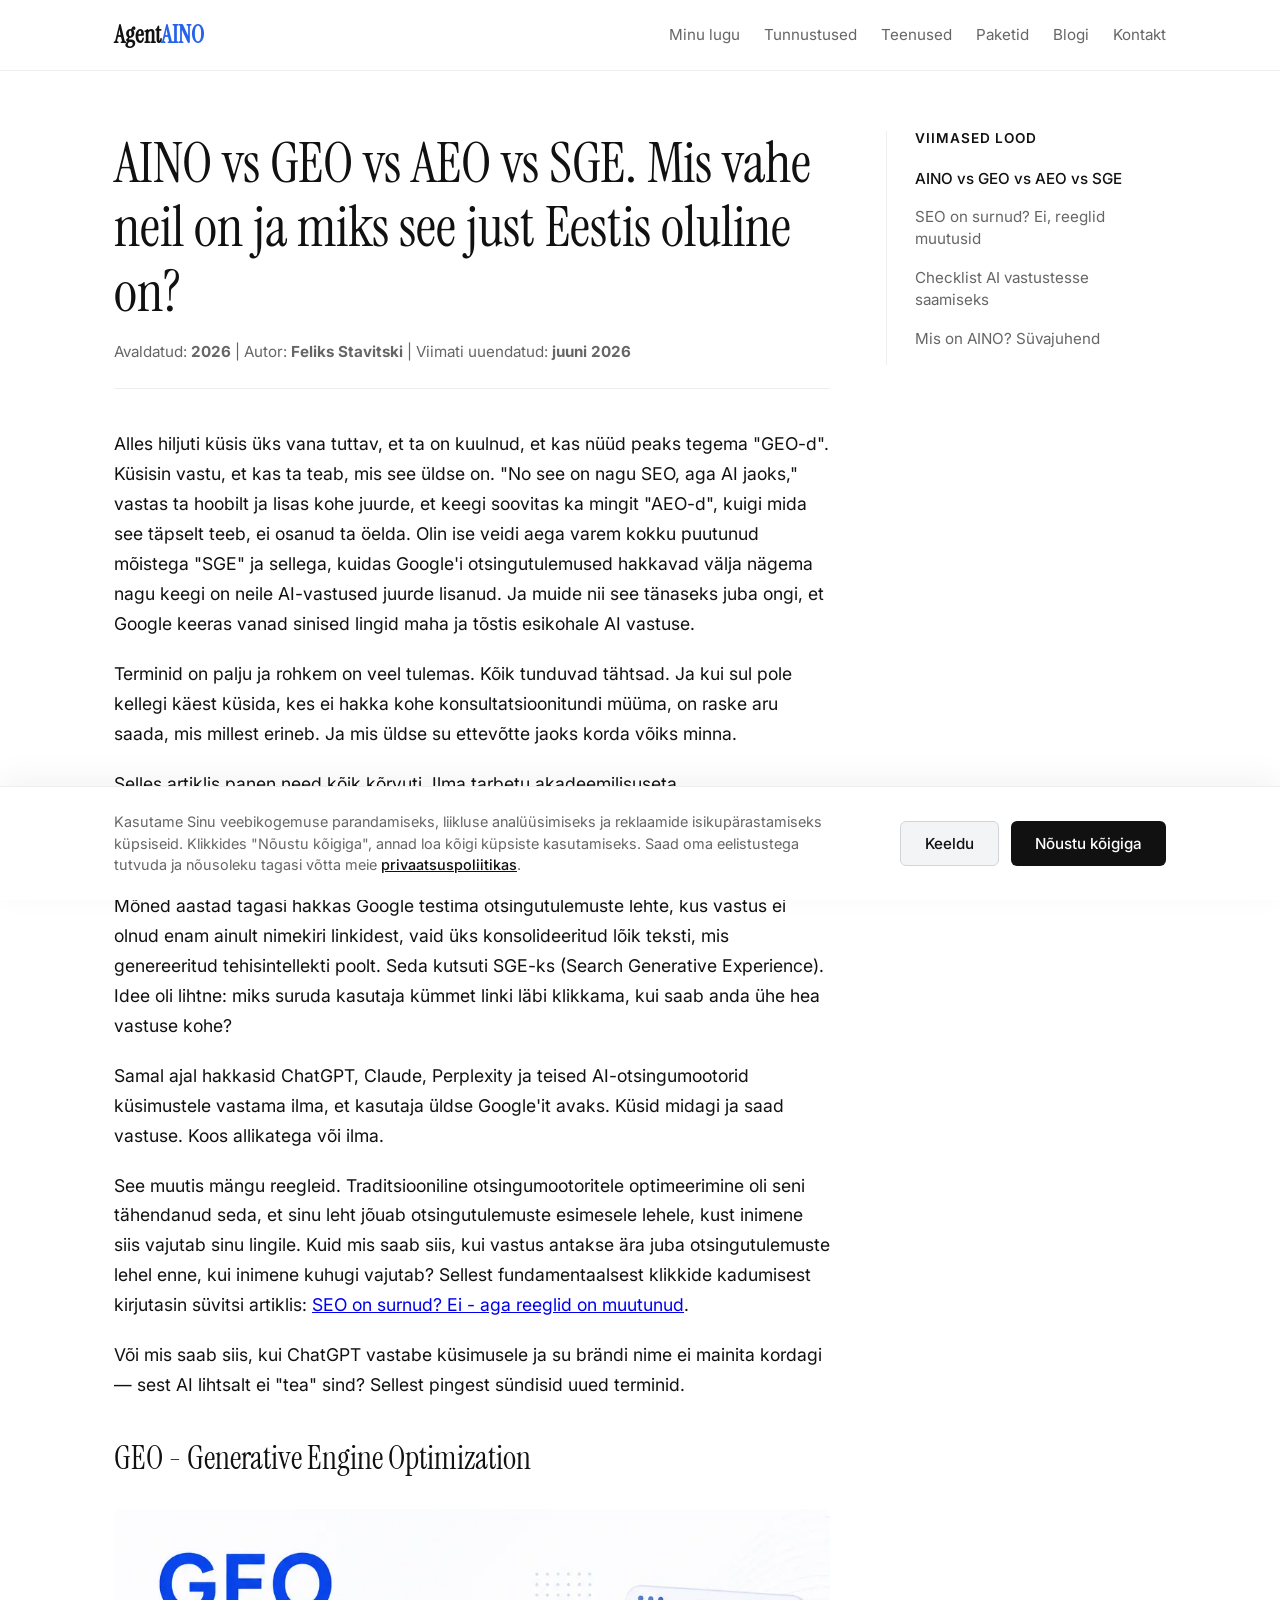
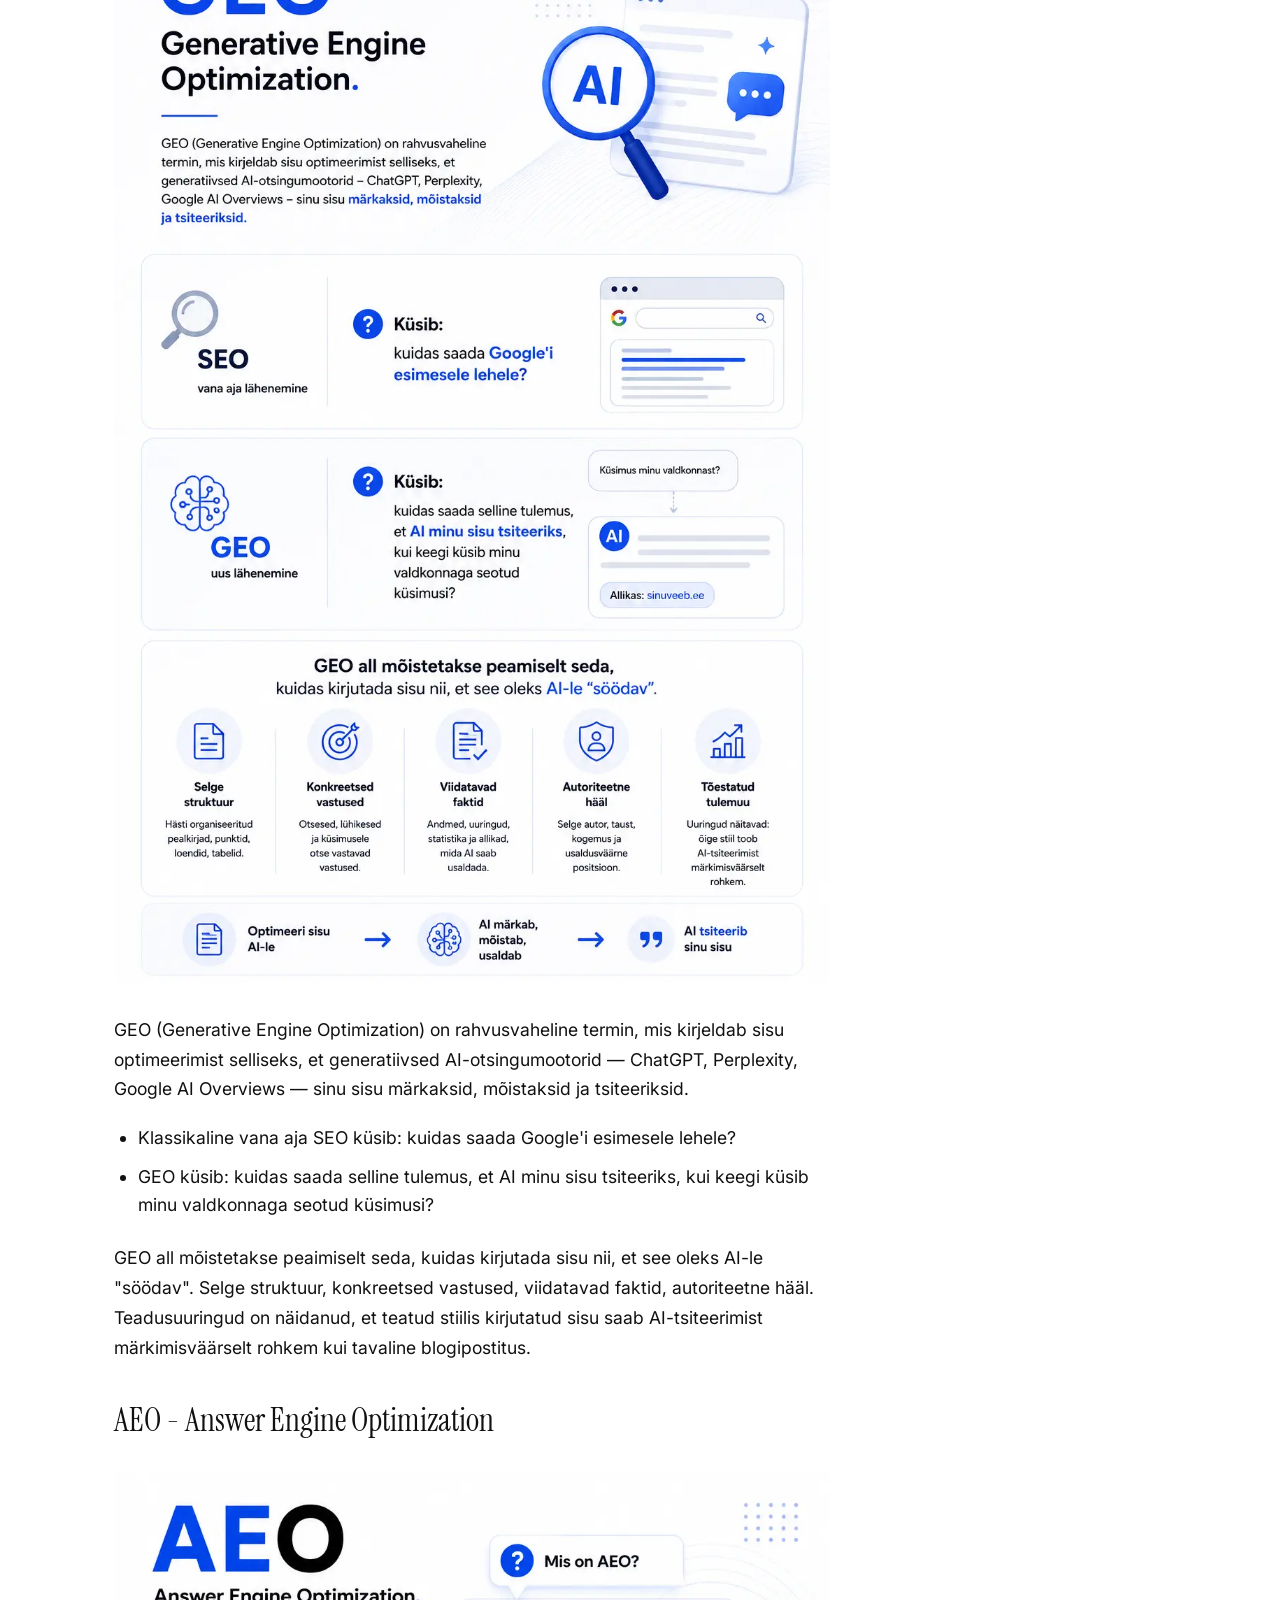
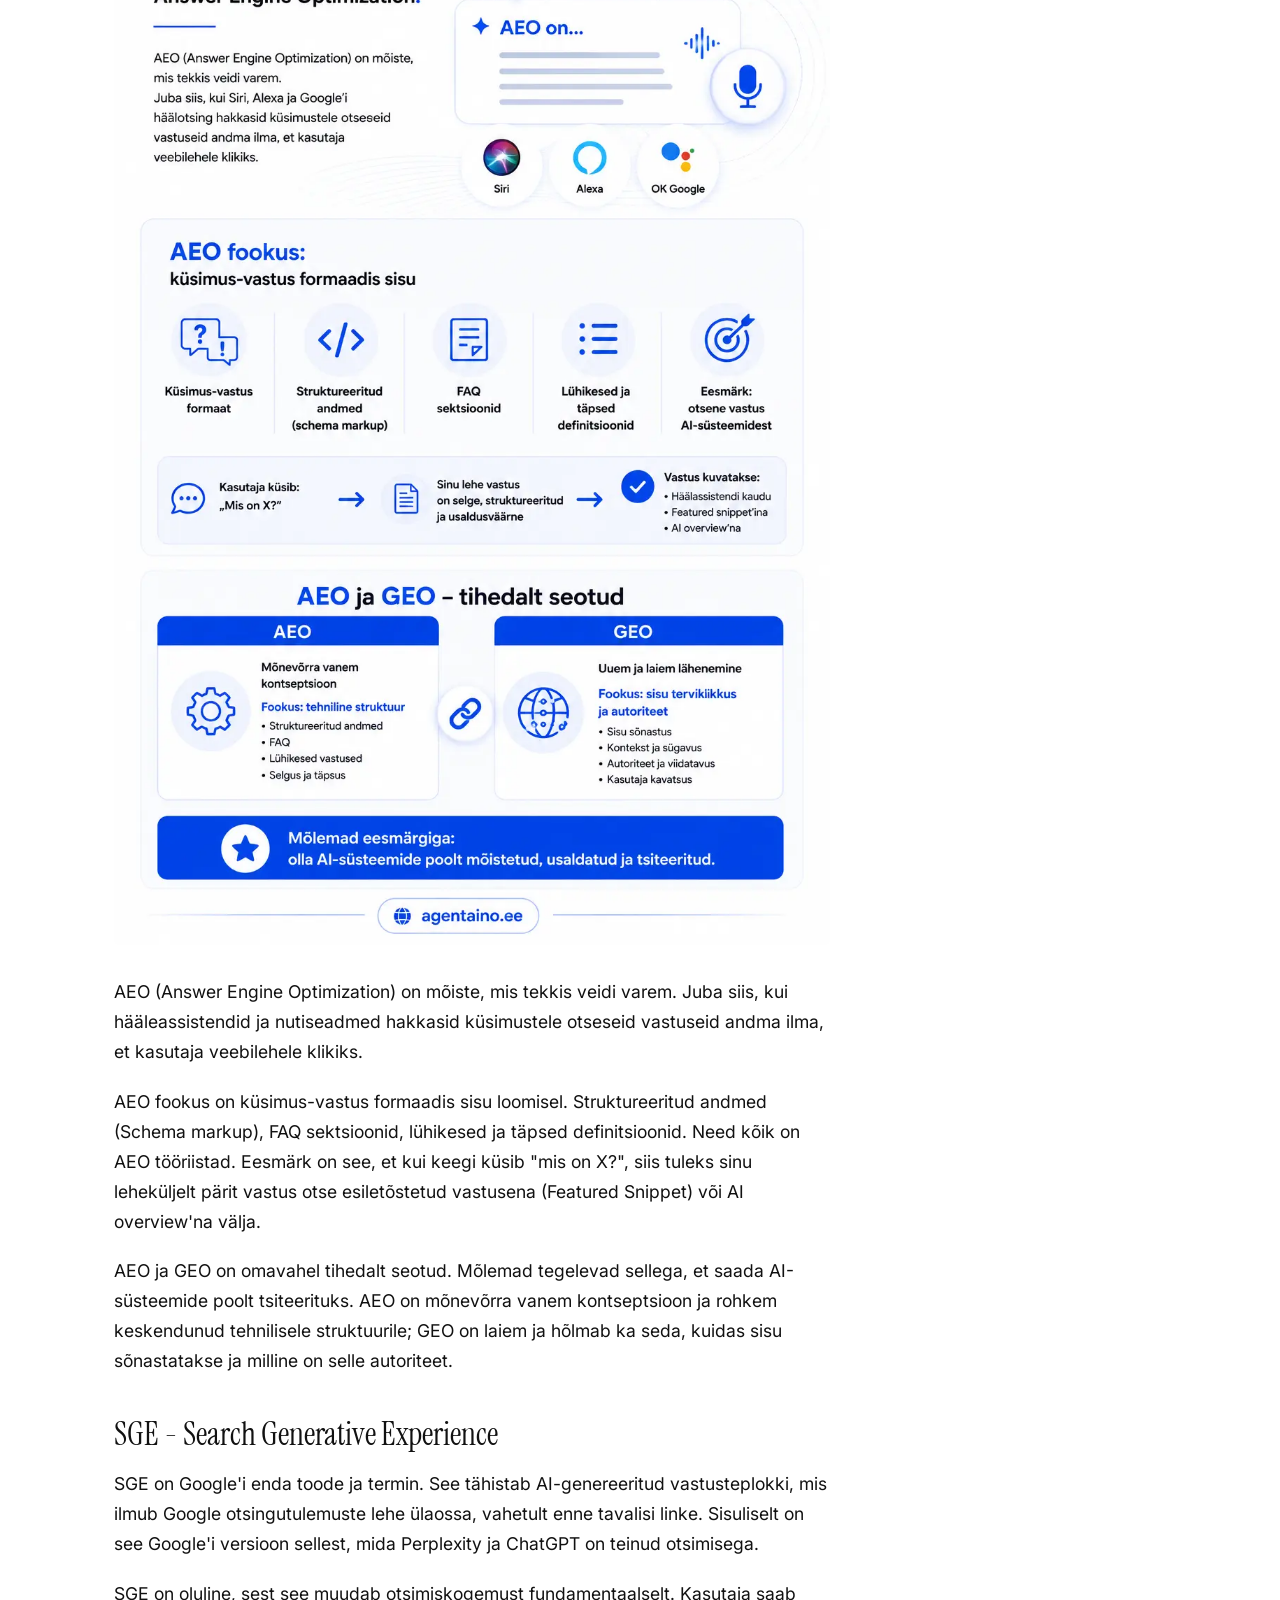
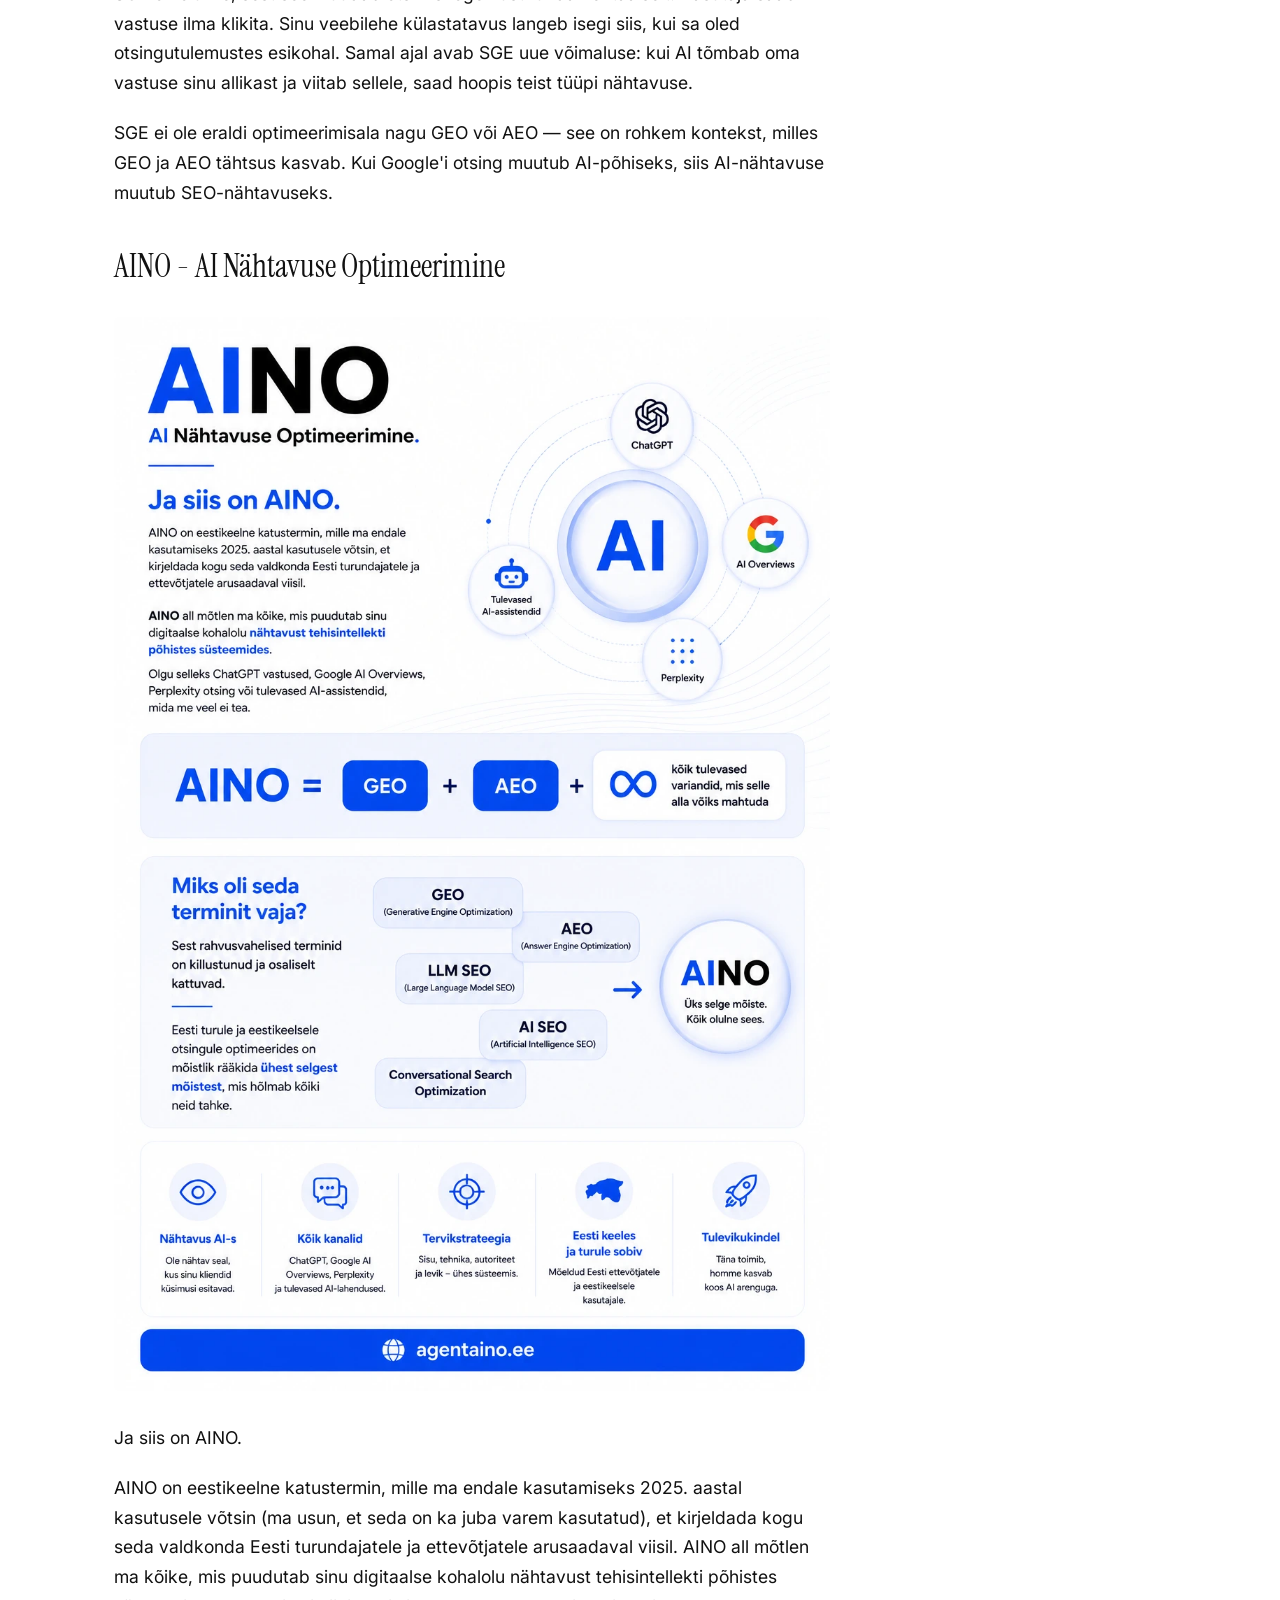
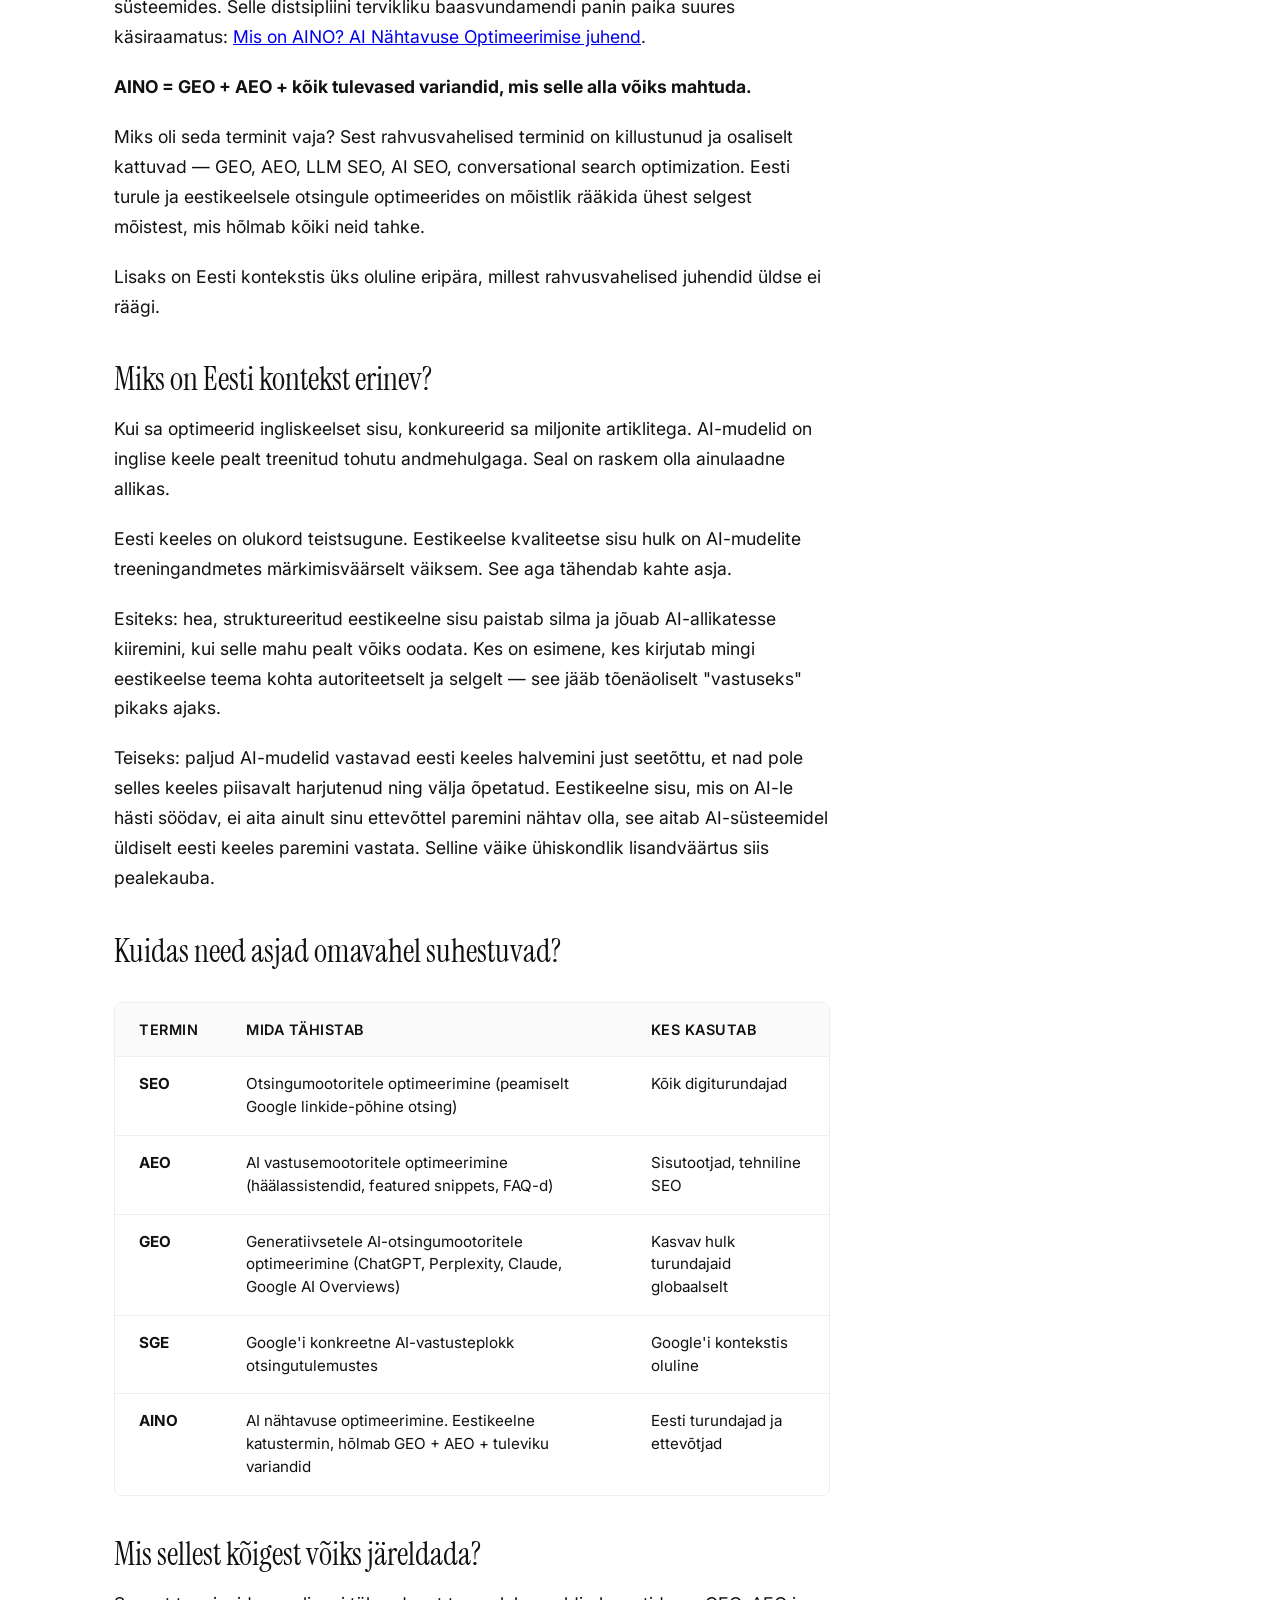
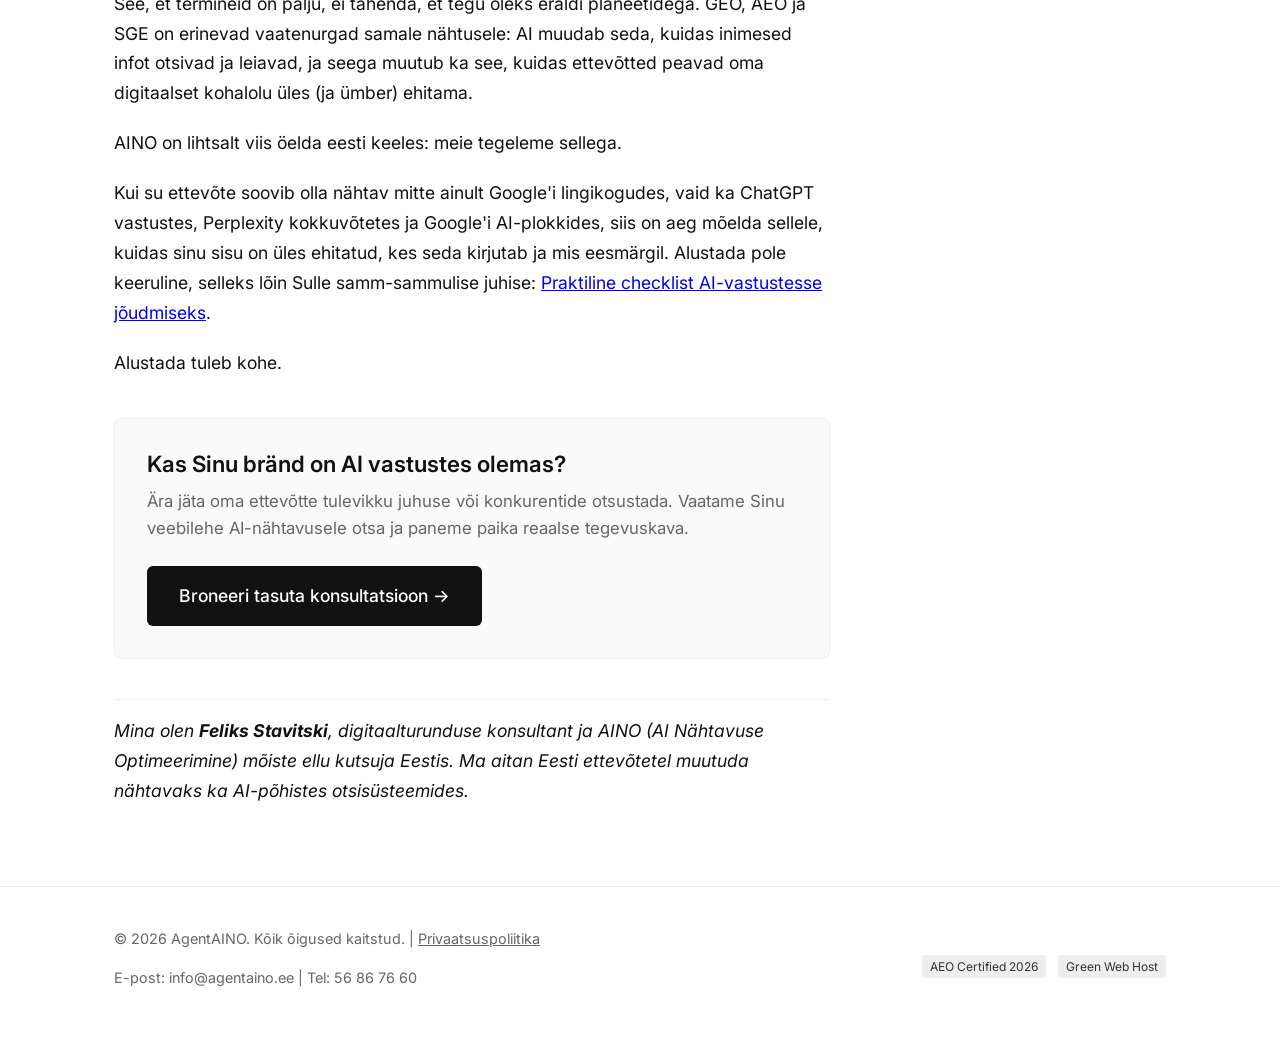
<file: blogi/aino-vs-geo-aeo-sge.html>
<!DOCTYPE html>
<html lang="et">
<head>
    <meta charset="UTF-8">
    <meta name="viewport" content="width=device-width, initial-scale=1.0">
    <title>AINO vs GEO vs AEO vs SGE. Mis vahe neil on? | AgentAINO</title>
    <meta name="description" content="Süvaanalüüs tehisintellekti otsinguterminoloogiast. Vaata, mis vahe on AINO, GEO, AEO ja SGE kontseptsioonidel ning miks Eesti turg on AI jaoks ainulaadne võimalus.">
    
    <link rel="canonical" href="https://agentaino.ee/blogi/aino-vs-geo-aeo-sge.html">
    <meta name="robots" content="index, follow">
    
    <!-- Open Graph / Facebook -->
    <meta property="og:type" content="article">
    <meta property="og:url" content="https://agentaino.ee/blogi/aino-vs-geo-aeo-sge.html">
    <meta property="og:title" content="AINO vs GEO vs AEO vs SGE. Mis vahe neil on ja miks see just Eestis oluline on?">
    <meta property="og:description" content="Dešifreerime AI-otsingu mõisted lihtsasse keelde ja selgitame, miks eestikeelne struktureeritud sisu on praegu kuldaväärt turunduseelis.">
    <meta property="og:image" content="../assets/mis_on_aino.webp">

    <!-- Stiilifail -->
    <link rel="stylesheet" href="../style.css">

    <!-- GDPR-VASTAV GOOGLE ANALYTICS KOOD -->
    <script>
      if (window.location.search.includes('admin=true')) {
          localStorage.setItem('peida_minu_liiklus', 'true');
          alert('Sinu seade on nüüd Google Analyticsi statistikast edukalt välistatud!');
      }

      function loadGoogleAnalytics() {
          if (localStorage.getItem('peida_minu_liiklus') === 'true') return;
          if (localStorage.getItem('cookie_consent') === 'accepted') {
              var gaScript = document.createElement('script');
              gaScript.async = true;
              gaScript.src = "https://www.googletagmanager.com/gtag/js?id=G-1CKNGQQE0X";
              document.head.appendChild(gaScript);

              window.dataLayer = window.dataLayer || [];
              function gtag(){dataLayer.push(arguments);}
              gtag('js', new Date());
              gtag('config', 'G-1CKNGQQE0X');
          }
      }

      if (localStorage.getItem('cookie_consent') === 'accepted') {
          loadGoogleAnalytics();
      }
    </script>

    <!-- AINO/GEO Struktureeritud andmed (JSON-LD) -->
    <script type="application/ld+json">
    {
      "@context": "https://schema.org",
      "@graph": [
        {
          "@type": "BlogPosting",
          "@id": "https://agentaino.ee/blogi/aino-vs-geo-aeo-sge.html#article",
          "headline": "AINO vs GEO vs AEO vs SGE. Mis vahe neil on ja miks see just Eestis oluline on?",
          "description": "Süvitsi minev võrdlus ja kontseptuaalne ülevaade AI-ajastu otsinguturunduse terminitest ning nende rakendamisest Eesti turul.",
          "datePublished": "2026-06-03",
          "dateModified": "2026-06-03",
          "author": {
            "@type": "Person",
            "name": "Feliks Stavitski",
            "url": "https://agentaino.ee/#minu-lugu"
          },
          "publisher": {
            "@type": "Organization",
            "name": "AgentAINO",
            "url": "https://agentaino.ee"
          },
          "image": "https://agentaino.ee/assets/mis_on_aino.webp"
        }
      ]
    }
    </script>
</head>
<body>

    <!-- Päis -->
    <header class="site-header">
        <div class="container header-container">
            <a href="../index.html" class="logo">Agent<span>AINO</span></a>
            
            <button class="menu-toggle" aria-label="Ava menüü" aria-expanded="false">
                <span></span>
                <span></span>
                <span></span>
            </button>

            <nav class="main-nav">
                <a href="../index.html#minu-lugu">Minu lugu</a>
                <a href="../index.html#tunnustused">Tunnustused</a>
                <a href="../index.html#teenused">Teenused</a>
                <a href="../teenused/kohalikule-ettevotjale.html">Paketid</a>
                <a href="../index.html#blogi">Blogi</a>
                <a href="../index.html#kontakt">Kontakt</a>
            </nav>
        </div>
    </header>

    <!-- Kaheveeruline artiklipaigutus koos külgribaga -->
    <main class="container article-layout-wrapper" style="max-width: 1100px; margin: 0 auto; padding: 60px 24px;">
        <div class="article-grid-layout">
            
            <!-- Vasak veerg: artikli sisu -->
            <div class="article-main-content">
                <article>
                    <header class="article-header" style="margin-bottom: 40px; border-bottom: 1px solid var(--border-color); padding-bottom: 24px;">
                        <h1>AINO vs GEO vs AEO vs SGE. Mis vahe neil on ja miks see just Eestis oluline on?</h1>
                        <p class="subtitle" style="font-size: 0.95rem; margin-bottom: 0;">
                            Avaldatud: <strong>2026</strong> | Autor: <strong>Feliks Stavitski</strong> | Viimati uuendatud: <strong>juuni 2026</strong>
                        </p>
                    </header>

                    <div class="article-content">
                        <p>Alles hiljuti küsis üks vana tuttav, et ta on kuulnud, et kas nüüd peaks tegema "GEO-d". Küsisin vastu, et kas ta teab, mis see üldse on. "No see on nagu SEO, aga AI jaoks," vastas ta hoobilt ja lisas kohe juurde, et keegi soovitas ka mingit "AEO-d", kuigi mida see täpselt teeb, ei osanud ta öelda. Olin ise veidi aega varem kokku puutunud mõistega "SGE" ja sellega, kuidas Google'i otsingutulemused hakkavad välja nägema nagu keegi on neile AI-vastused juurde lisanud. Ja muide nii see tänaseks juba ongi, et Google keeras vanad sinised lingid maha ja tõstis esikohale AI vastuse.</p>
                        <p>Terminid on palju ja rohkem on veel tulemas. Kõik tunduvad tähtsad. Ja kui sul pole kellegi käest küsida, kes ei hakka kohe konsultatsioonitundi müüma, on raske aru saada, mis millest erineb. Ja mis üldse su ettevõtte jaoks korda võiks minna.</p>
                        <p>Selles artiklis panen need kõik kõrvuti. Ilma tarbetu akadeemilisuseta.</p>

                        <h2>Kust see kõik alguse sai</h2>
                        <p>Mõned aastad tagasi hakkas Google testima otsingutulemuste lehte, kus vastus ei olnud enam ainult nimekiri linkidest, vaid üks konsolideeritud lõik teksti, mis genereeritud tehisintellekti poolt. Seda kutsuti SGE-ks (Search Generative Experience). Idee oli lihtne: miks suruda kasutaja kümmet linki läbi klikkama, kui saab anda ühe hea vastuse kohe?</p>
                        <p>Samal ajal hakkasid ChatGPT, Claude, Perplexity ja teised AI-otsingumootorid küsimustele vastama ilma, et kasutaja üldse Google'it avaks. Küsid midagi ja saad vastuse. Koos allikatega või ilma.</p>
                        <p>See muutis mängu reegleid. Traditsiooniline otsingumootoritele optimeerimine oli seni tähendanud seda, et sinu leht jõuab otsingutulemuste esimesele lehele, kust inimene siis vajutab sinu lingile. Kuid mis saab siis, kui vastus antakse ära juba otsingutulemuste lehel enne, kui inimene kuhugi vajutab? Sellest fundamentaalsest klikkide kadumisest kirjutasin süvitsi artiklis: <a href="seo-on-surnud.html">SEO on surnud? Ei - aga reeglid on muutunud</a>.</p>
                        <p>Või mis saab siis, kui ChatGPT vastabe küsimusele ja su brändi nime ei mainita kordagi — sest AI lihtsalt ei "tea" sind? Sellest pingest sündisid uued terminid.</p>

                        <h2>GEO - Generative Engine Optimization</h2>
                        <img src="../assets/mis_on_geo.webp" alt="GEO ehk Generative Engine Optimization põhimõtete ja masintõlgendatava sisu struktureerimise visuaal" loading="lazy">
                        <p>GEO (Generative Engine Optimization) on rahvusvaheline termin, mis kirjeldab sisu optimeerimist selliseks, et generatiivsed AI-otsingumootorid — ChatGPT, Perplexity, Google AI Overviews — sinu sisu märkaksid, mõistaksid ja tsiteeriksid.</p>
                        <ul>
                            <li>Klassikaline vana aja SEO küsib: kuidas saada Google'i esimesele lehele?</li>
                            <li>GEO küsib: kuidas saada selline tulemus, et AI minu sisu tsiteeriks, kui keegi küsib minu valdkonnaga seotud küsimusi?</li>
                        </ul>
                        <p>GEO all mõistetakse peaimiselt seda, kuidas kirjutada sisu nii, et see oleks AI-le "söödav". Selge struktuur, konkreetsed vastused, viidatavad faktid, autoriteetne hääl. Teadusuuringud on näidanud, et teatud stiilis kirjutatud sisu saab AI-tsiteerimist märkimisväärselt rohkem kui tavaline blogipostitus.</p>

                        <h2>AEO - Answer Engine Optimization</h2>
                        <img src="../assets/mis_on_aeo.webp" alt="AEO ehk Answer Engine Optimization fookus otseste küsimus-vastus struktuuride ja Schema märgistuse loomisel" loading="lazy">
                        <p>AEO (Answer Engine Optimization) on mõiste, mis tekkis veidi varem. Juba siis, kui hääleassistendid ja nutiseadmed hakkasid küsimustele otseseid vastuseid andma ilma, et kasutaja veebilehele klikiks.</p>
                        <p>AEO fookus on küsimus-vastus formaadis sisu loomisel. Struktureeritud andmed (Schema markup), FAQ sektsioonid, lühikesed ja täpsed definitsioonid. Need kõik on AEO tööriistad. Eesmärk on see, et kui keegi küsib "mis on X?", siis tuleks sinu leheküljelt pärit vastus otse esiletõstetud vastusena (Featured Snippet) või AI overview'na välja.</p>
                        <p>AEO ja GEO on omavahel tihedalt seotud. Mõlemad tegelevad sellega, et saada AI-süsteemide poolt tsiteerituks. AEO on mõnevõrra vanem kontseptsioon ja rohkem keskendunud tehnilisele struktuurile; GEO on laiem ja hõlmab ka seda, kuidas sisu sõnastatakse ja milline on selle autoriteet.</p>

                        <h2>SGE - Search Generative Experience</h2>
                        <p>SGE on Google'i enda toode ja termin. See tähistab AI-genereeritud vastusteplokki, mis ilmub Google otsingutulemuste lehe ülaossa, vahetult enne tavalisi linke. Sisuliselt on see Google'i versioon sellest, mida Perplexity ja ChatGPT on teinud otsimisega.</p>
                        <p>SGE on oluline, sest see muudab otsimiskogemust fundamentaalselt. Kasutaja saab vastuse ilma klikita. Sinu veebilehe külastatavus langeb isegi siis, kui sa oled otsingutulemustes esikohal. Samal ajal avab SGE uue võimaluse: kui AI tõmbab oma vastuse sinu allikast ja viitab sellele, saad hoopis teist tüüpi nähtavuse.</p>
                        <p>SGE ei ole eraldi optimeerimisala nagu GEO või AEO — see on rohkem kontekst, milles GEO ja AEO tähtsus kasvab. Kui Google'i otsing muutub AI-põhiseks, siis AI-nähtavuse muutub SEO-nähtavuseks.</p>

                        <h2>AINO - AI Nähtavuse Optimeerimine</h2>
                        <img src="../assets/mis_on_aino.webp" alt="AINO katusterminina Eesti turul, mis ühendab endas SEO, GEO ja AEO tehnikad" loading="lazy">
                        <p>Ja siis on AINO.</p>
                        <p>AINO on eestikeelne katustermin, mille ma endale kasutamiseks 2025. aastal kasutusele võtsin (ma usun, et seda on ka juba varem kasutatud), et kirjeldada kogu seda valdkonda Eesti turundajatele ja ettevõtjatele arusaadaval viisil. AINO all mõtlen ma kõike, mis puudutab sinu digitaalse kohalolu nähtavust tehisintellekti põhistes süsteemides. Selle distsipliini tervikliku baasvundamendi panin paika suures käsiraamatus: <a href="mis-on-aino.html">Mis on AINO? AI Nähtavuse Optimeerimise juhend</a>.</p>
                        <p><strong>AINO = GEO + AEO + kõik tulevased variandid, mis selle alla võiks mahtuda.</strong></p>
                        <p>Miks oli seda terminit vaja? Sest rahvusvahelised terminid on killustunud ja osaliselt kattuvad — GEO, AEO, LLM SEO, AI SEO, conversational search optimization. Eesti turule ja eestikeelsele otsingule optimeerides on mõistlik rääkida ühest selgest mõistest, mis hõlmab kõiki neid tahke.</p>
                        <p>Lisaks on Eesti kontekstis üks oluline eripära, millest rahvusvahelised juhendid üldse ei räägi.</p>

                        <h2>Miks on Eesti kontekst erinev?</h2>
                        <p>Kui sa optimeerid ingliskeelset sisu, konkureerid sa miljonite artiklitega. AI-mudelid on inglise keele pealt treenitud tohutu andmehulgaga. Seal on raskem olla ainulaadne allikas.</p>
                        <p>Eesti keeles on olukord teistsugune. Eestikeelse kvaliteetse sisu hulk on AI-mudelite treeningandmetes märkimisväärselt väiksem. See aga tähendab kahte asja.</p>
                        <p>Esiteks: hea, struktureeritud eestikeelne sisu paistab silma ja jõuab AI-allikatesse kiiremini, kui selle mahu pealt võiks oodata. Kes on esimene, kes kirjutab mingi eestikeelse teema kohta autoriteetselt ja selgelt — see jääb tõenäoliselt "vastuseks" pikaks ajaks.</p>
                        <p>Teiseks: paljud AI-mudelid vastavad eesti keeles halvemini just seetõttu, et nad pole selles keeles piisavalt harjutenud ning välja õpetatud. Eestikeelne sisu, mis on AI-le hästi söödav, ei aita ainult sinu ettevõttel paremini nähtav olla, see aitab AI-süsteemidel üldiselt eesti keeles paremini vastata. Selline väike ühiskondlik lisandväärtus siis pealekauba.</p>

                        <h2>Kuidas need asjad omavahel suhestuvad?</h2>
                        <!-- UUENDATUD: Mähitud responsive .table-container sisse -->
                        <div class="table-container">
                            <table>
                                <thead>
                                    <tr>
                                        <th>Termin</th>
                                        <th>Mida tähistab</th>
                                        <th>Kes kasutab</th>
                                    </tr>
                                </thead>
                                <tbody>
                                    <tr>
                                        <td><strong>SEO</strong></td>
                                        <td>Otsingumootoritele optimeerimine (peamiselt Google linkide-põhine otsing)</td>
                                        <td>Kõik digiturundajad</td>
                                    </tr>
                                    <tr>
                                        <td><strong>AEO</strong></td>
                                        <td>AI vastusemootoritele optimeerimine (häälassistendid, featured snippets, FAQ-d)</td>
                                        <td>Sisutootjad, tehniline SEO</td>
                                    </tr>
                                    <tr>
                                        <td><strong>GEO</strong></td>
                                        <td>Generatiivsetele AI-otsingumootoritele optimeerimine (ChatGPT, Perplexity, Claude, Google AI Overviews)</td>
                                        <td>Kasvav hulk turundajaid globaalselt</td>
                                    </tr>
                                    <tr>
                                        <td><strong>SGE</strong></td>
                                        <td>Google'i konkreetne AI-vastusteplokk otsingutulemustes</td>
                                        <td>Google'i kontekstis oluline</td>
                                    </tr>
                                    <tr>
                                        <td><strong>AINO</strong></td>
                                        <td>AI nähtavuse optimeerimine. Eestikeelne katustermin, hõlmab GEO + AEO + tuleviku variandid</td>
                                        <td>Eesti turundajad ja ettevõtjad</td>
                                    </tr>
                                </tbody>
                            </table>
                        </div>

                        <h2>Mis sellest kõigest võiks järeldada?</h2>
                        <p>See, et termineid on palju, ei tähenda, et tegu oleks eraldi planeetidega. GEO, AEO ja SGE on erinevad vaatenurgad samale nähtusele: AI muudab seda, kuidas inimesed infot otsivad ja leiavad, ja seega muutub ka see, kuidas ettevõtted peavad oma digitaalset kohalolu üles (ja ümber) ehitama.</p>
                        <p>AINO on lihtsalt viis öelda eesti keeles: meie tegeleme sellega.</p>
                        <p>Kui su ettevõte soovib olla nähtav mitte ainult Google'i lingikogudes, vaid ka ChatGPT vastustes, Perplexity kokkuvõtetes ja Google'i AI-plokkides, siis on aeg mõelda sellele, kuidas sinu sisu on üles ehitatud, kes seda kirjutab ja mis eesmärgil. Alustada pole keeruline, selleks lõin Sulle samm-sammulise juhise: <a href="ai-vastustesse-checklist.html">Praktiline checklist AI-vastustesse jõudmiseks</a>.</p>
                        <p>Alustada tuleb kohe.</p>

                        <!-- Üleskutseblokk (CTA) -->
                        <div style="background-color: #fafafa; padding: 32px; border-radius: 8px; border: 1px solid var(--border-color); margin: 40px 0; text-align: left;">
                            <h3 style="margin-top: 0; font-family: var(--font-sans); font-weight: 600; font-size: 1.4rem; color: var(--text-main); margin-bottom: 12px;">Kas Sinu bränd on AI vastustes olemas?</h3>
                            <p style="font-size: 1.05rem; color: var(--text-muted); margin-bottom: 24px; line-height: 1.6;">Ära jäta oma ettevõtte tulevikku juhuse või konkurentide otsustada. Vaatame Sinu veebilehe AI-nähtavusele otsa ja paneme paika reaalse tegevuskava.</p>
                            <a href="../index.html#kontakt" class="btn" style="display: inline-block; text-decoration: none;">Broneeri tasuta konsultatsioon &rarr;</a>
                        </div>

                        <p style="margin-top: 40px; border-top: 1px solid var(--border-color); padding-top: 16px; font-style: italic;">
                            Mina olen <strong>Feliks Stavitski</strong>, digitaalturunduse konsultant ja AINO (AI Nähtavuse Optimeerimine) mõiste ellu kutsuja Eestis. Ma aitan Eesti ettevõtetel muutuda nähtavaks ka AI-põhistes otsisüsteemides.
                        </p>
                    </div>
                </article>
            </div>

            <!-- Parem veerg: külgriba -->
            <aside class="article-sidebar">
                <h3 class="sidebar-title">Viimased lood</h3>
                <ul class="sidebar-links">
                    <li><a href="aino-vs-geo-aeo-sge.html" class="active">AINO vs GEO vs AEO vs SGE</a></li>
                    <li><a href="seo-on-surnud.html">SEO on surnud? Ei, reeglid muutusid</a></li>
                    <li><a href="ai-vastustesse-checklist.html">Checklist AI vastustesse saamiseks</a></li>
                    <li><a href="mis-on-aino.html">Mis on AINO? Süvajuhend</a></li>
                </ul>
            </aside>

        </div>
    </main>

    <!-- Jalus -->
    <footer class="site-footer">
        <div class="container footer-container">
            <div class="footer-left">
                <p>&copy; 2026 AgentAINO. Kõik õigused kaitstud. | <a href="../privaatsuspoliitika.html" style="color: var(--text-muted); text-decoration: underline;">Privaatsuspoliitika</a></p>
                <p class="footer-contact">E-post: info@agentaino.ee | Tel: 56 86 76 60</p>
            </div>
            <div class="footer-right">
                <div class="certificates">
                    <span class="cert-badge">AEO Certified 2026</span>
                    <span class="cert-badge">Green Web Host</span>
                </div>
            </div>
        </div>
    </footer>

    <!-- KÜPSISTE NÕUSOLEKU BÄNNER -->
    <div id="cookie-banner" class="cookie-banner">
        <div class="container cookie-container">
            <p>Kasutame Sinu veebikogemuse parandamiseks, liikluse analüüsimiseks ja reklaamide isikupärastamiseks küpsiseid. Klikkides "Nõustu kõigiga", annad loa kõigi küpsiste kasutamiseks. Saad oma eelistustega tutvuda ja nõusoleku tagasi võtta meie <a href="../privaatsuspoliitika.html">privaatsuspoliitikas</a>.</p>
            <div class="cookie-buttons">
                <button id="decline-cookies" class="btn btn-secondary">Keeldu</button>
                <button id="accept-cookies" class="btn">Nõustu kõigiga</button>
            </div>
        </div>
    </div>

    <script src="../script.js"></script>
</body>
</html>
</file>
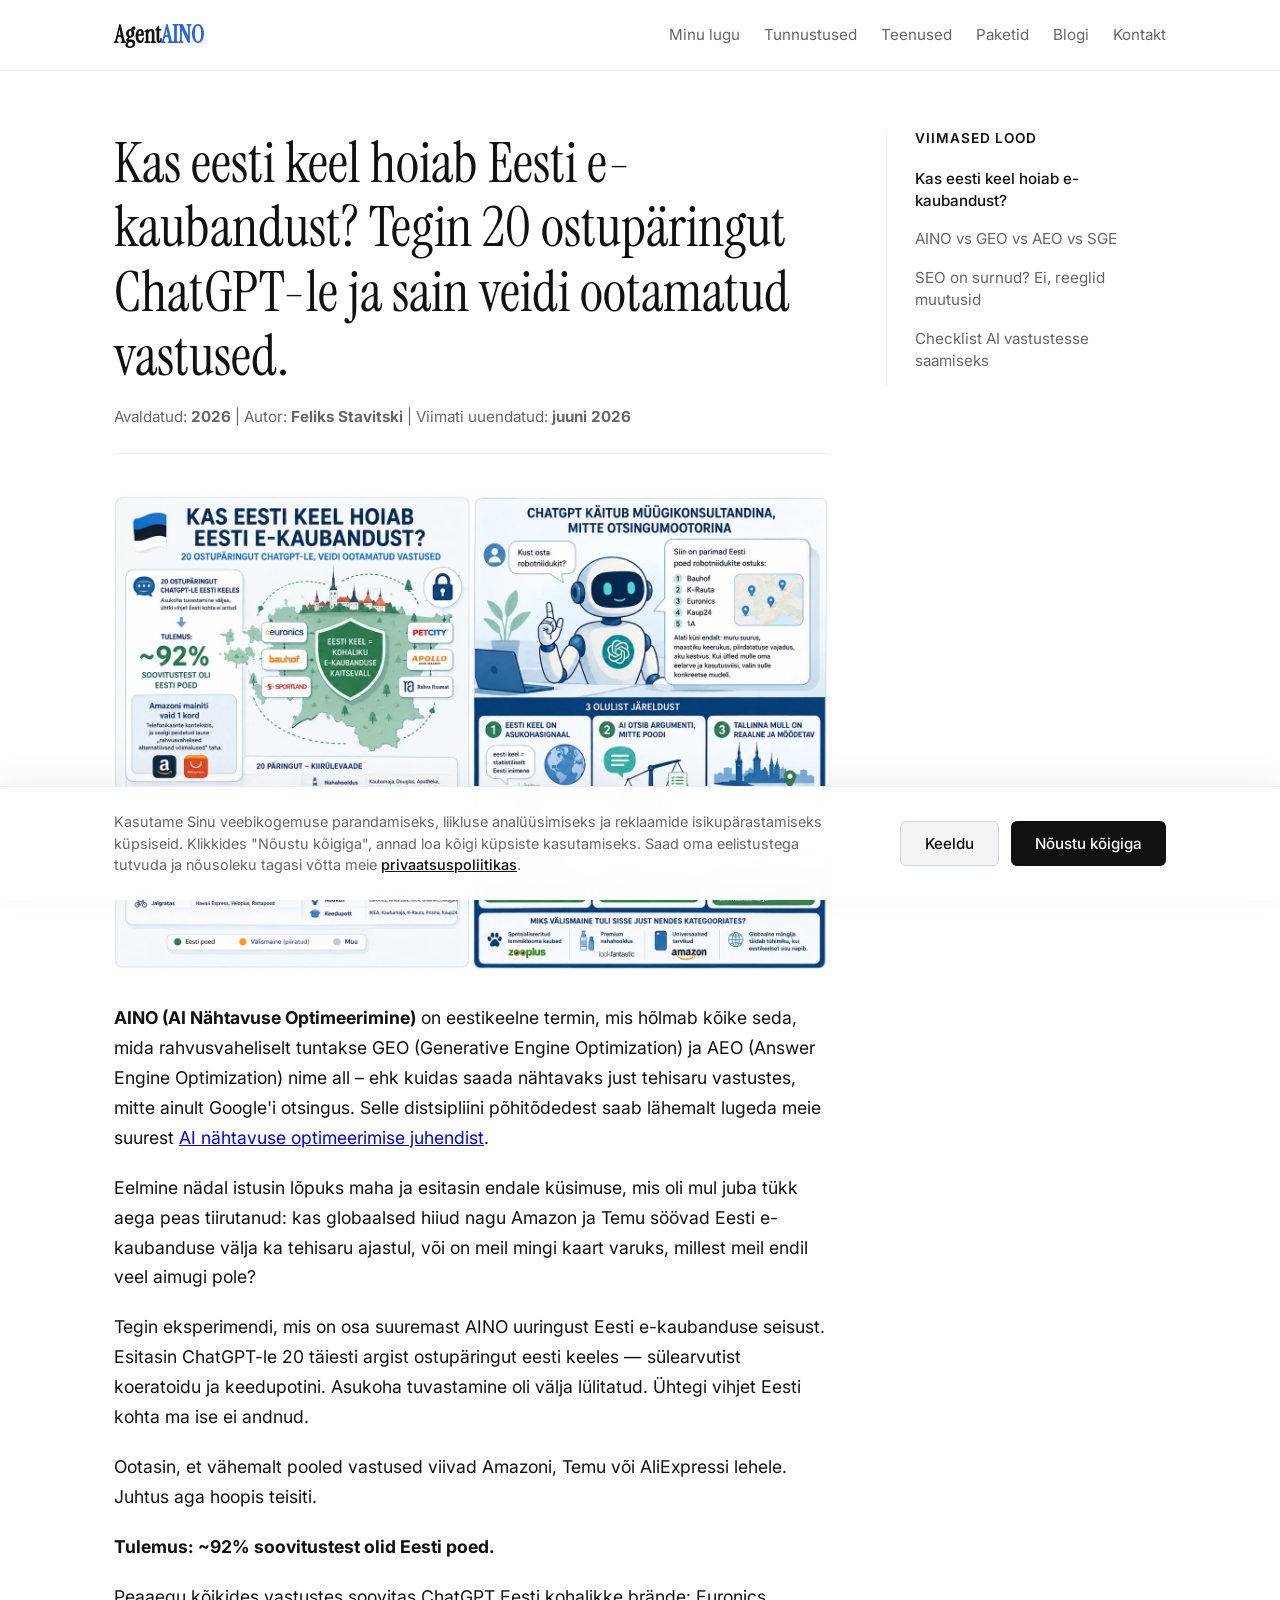
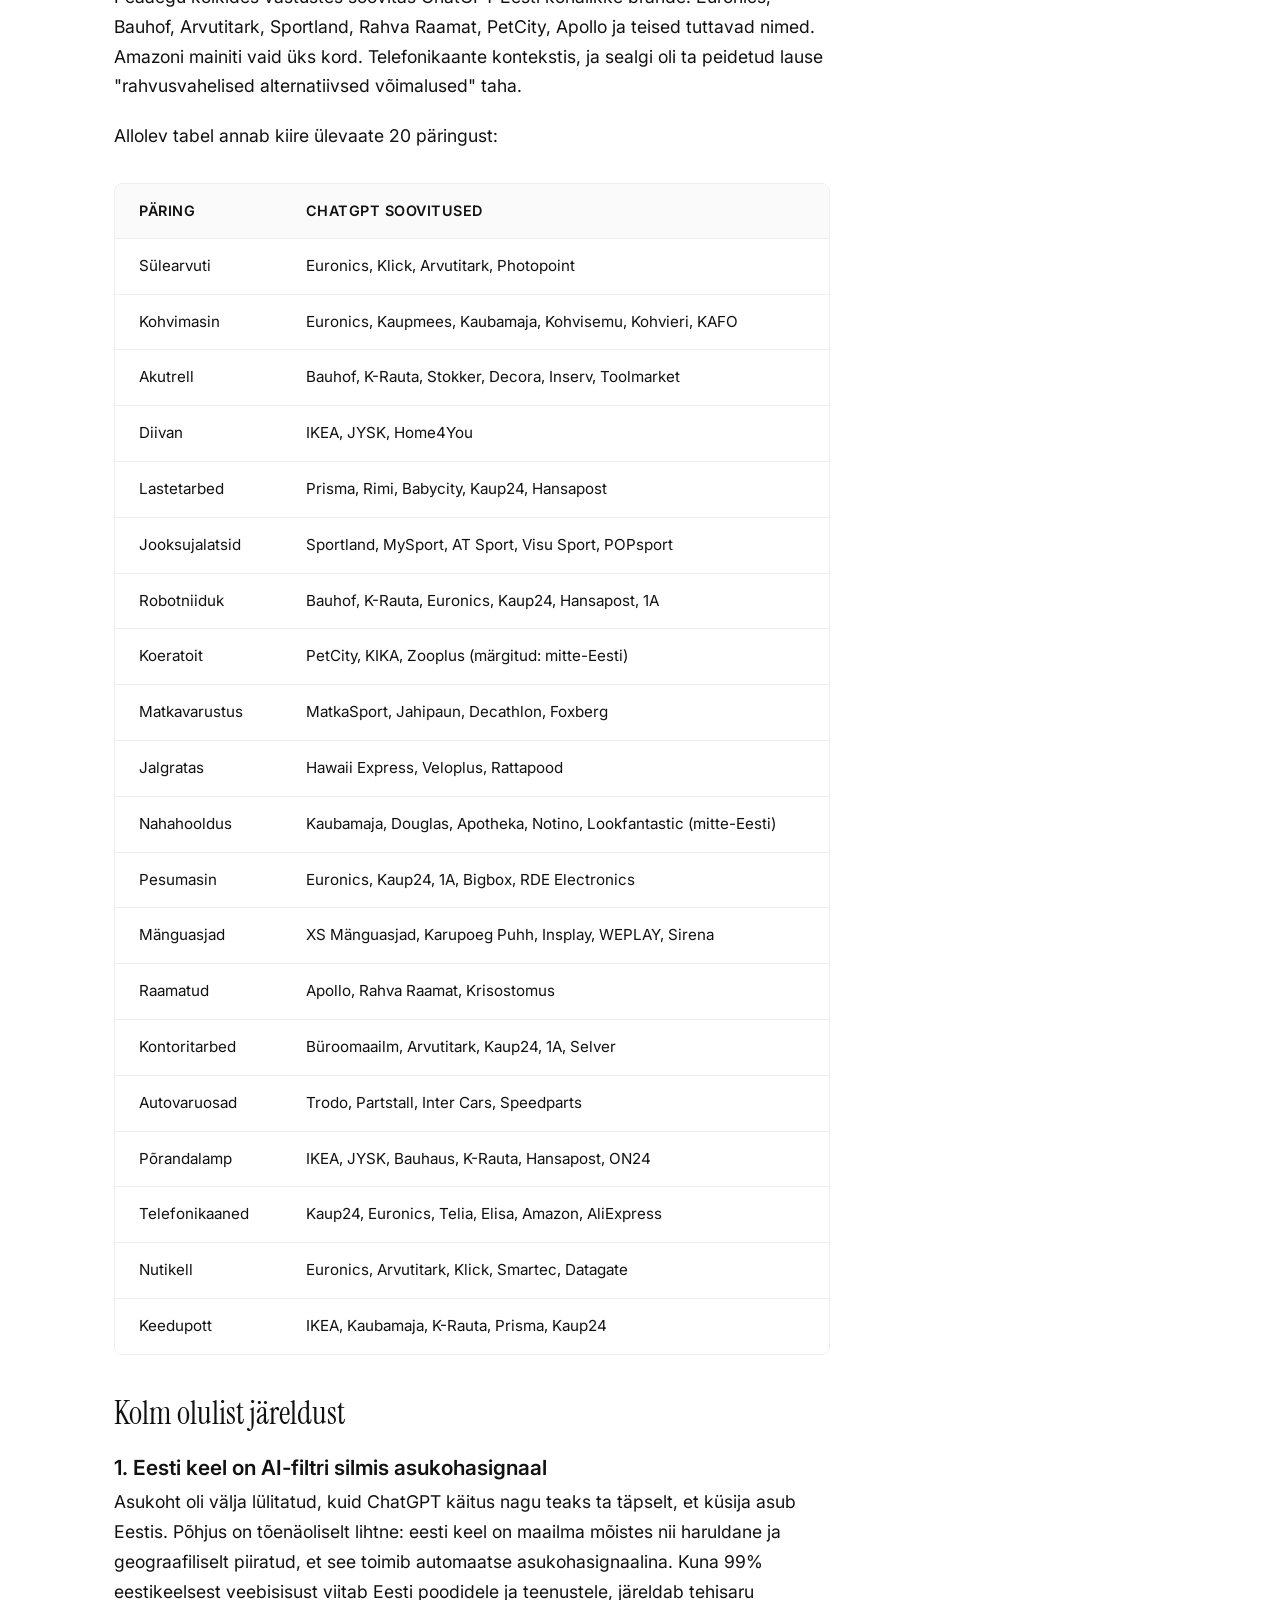
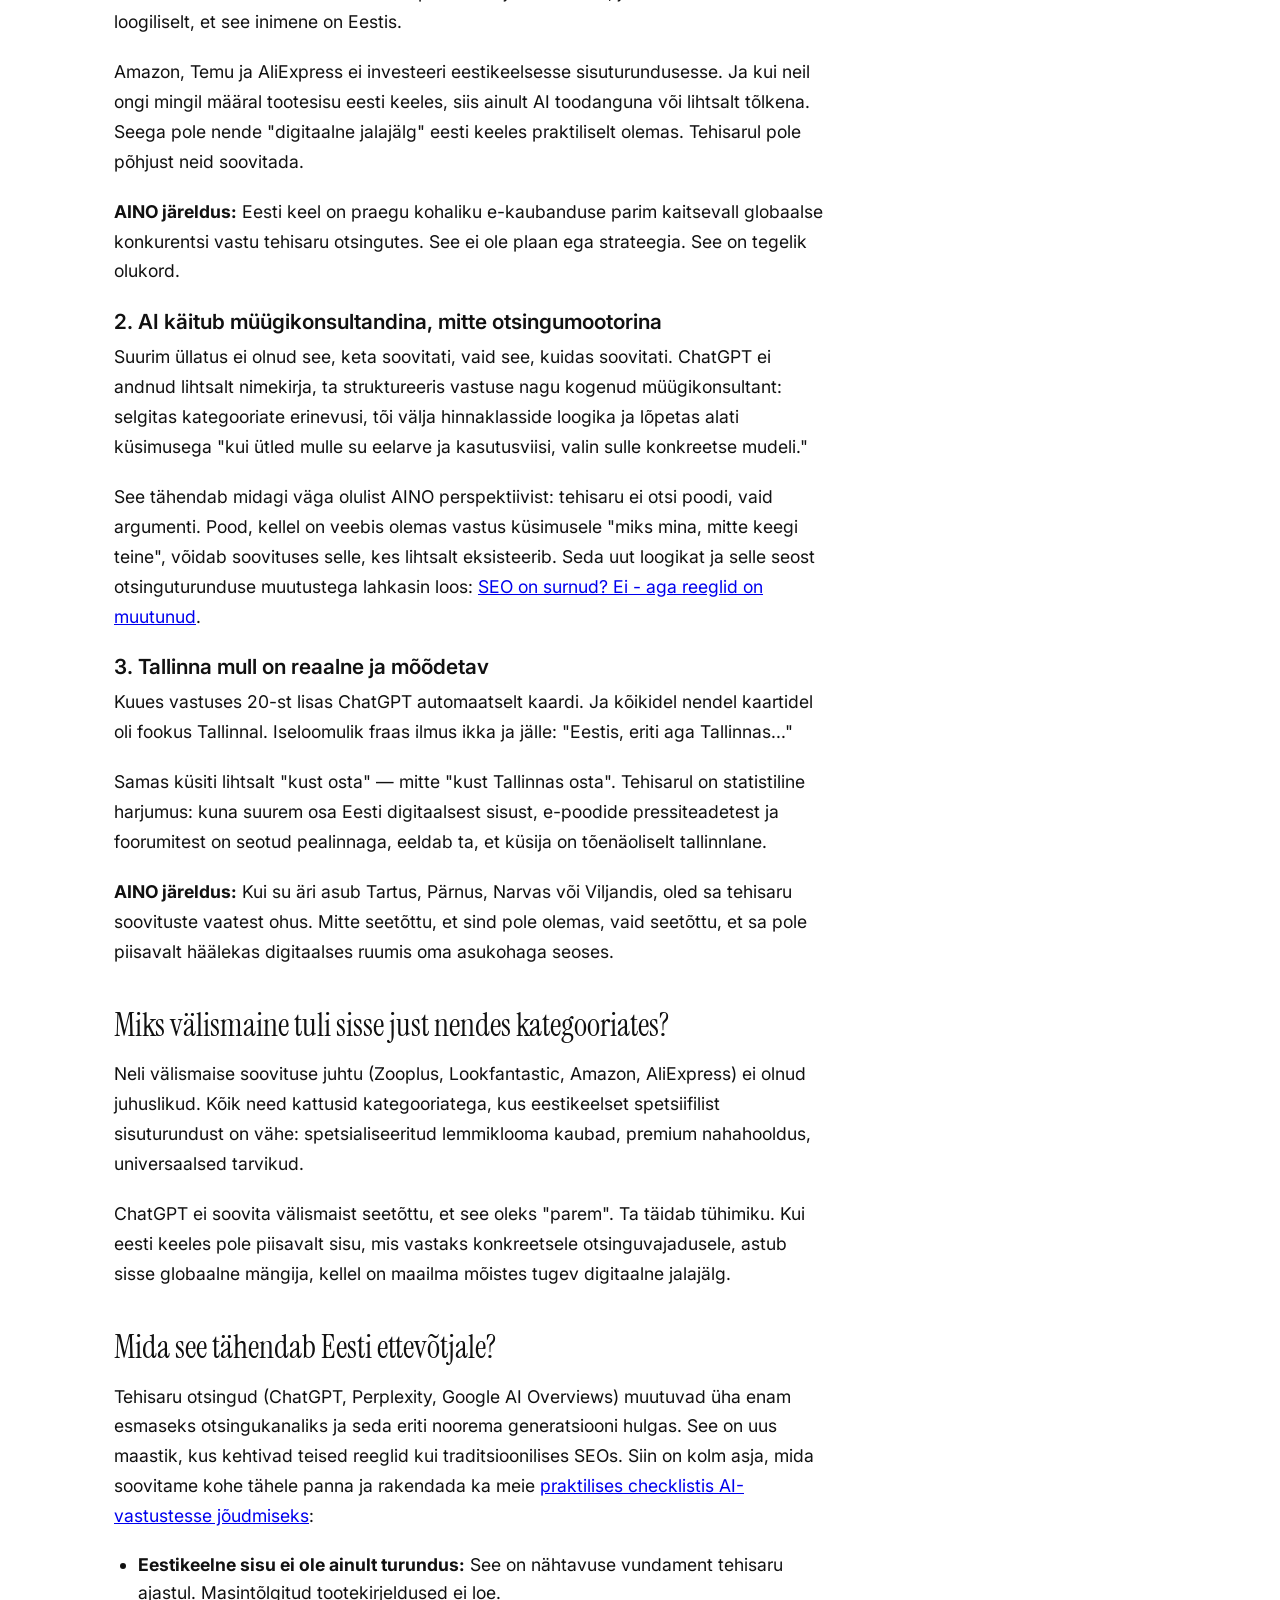
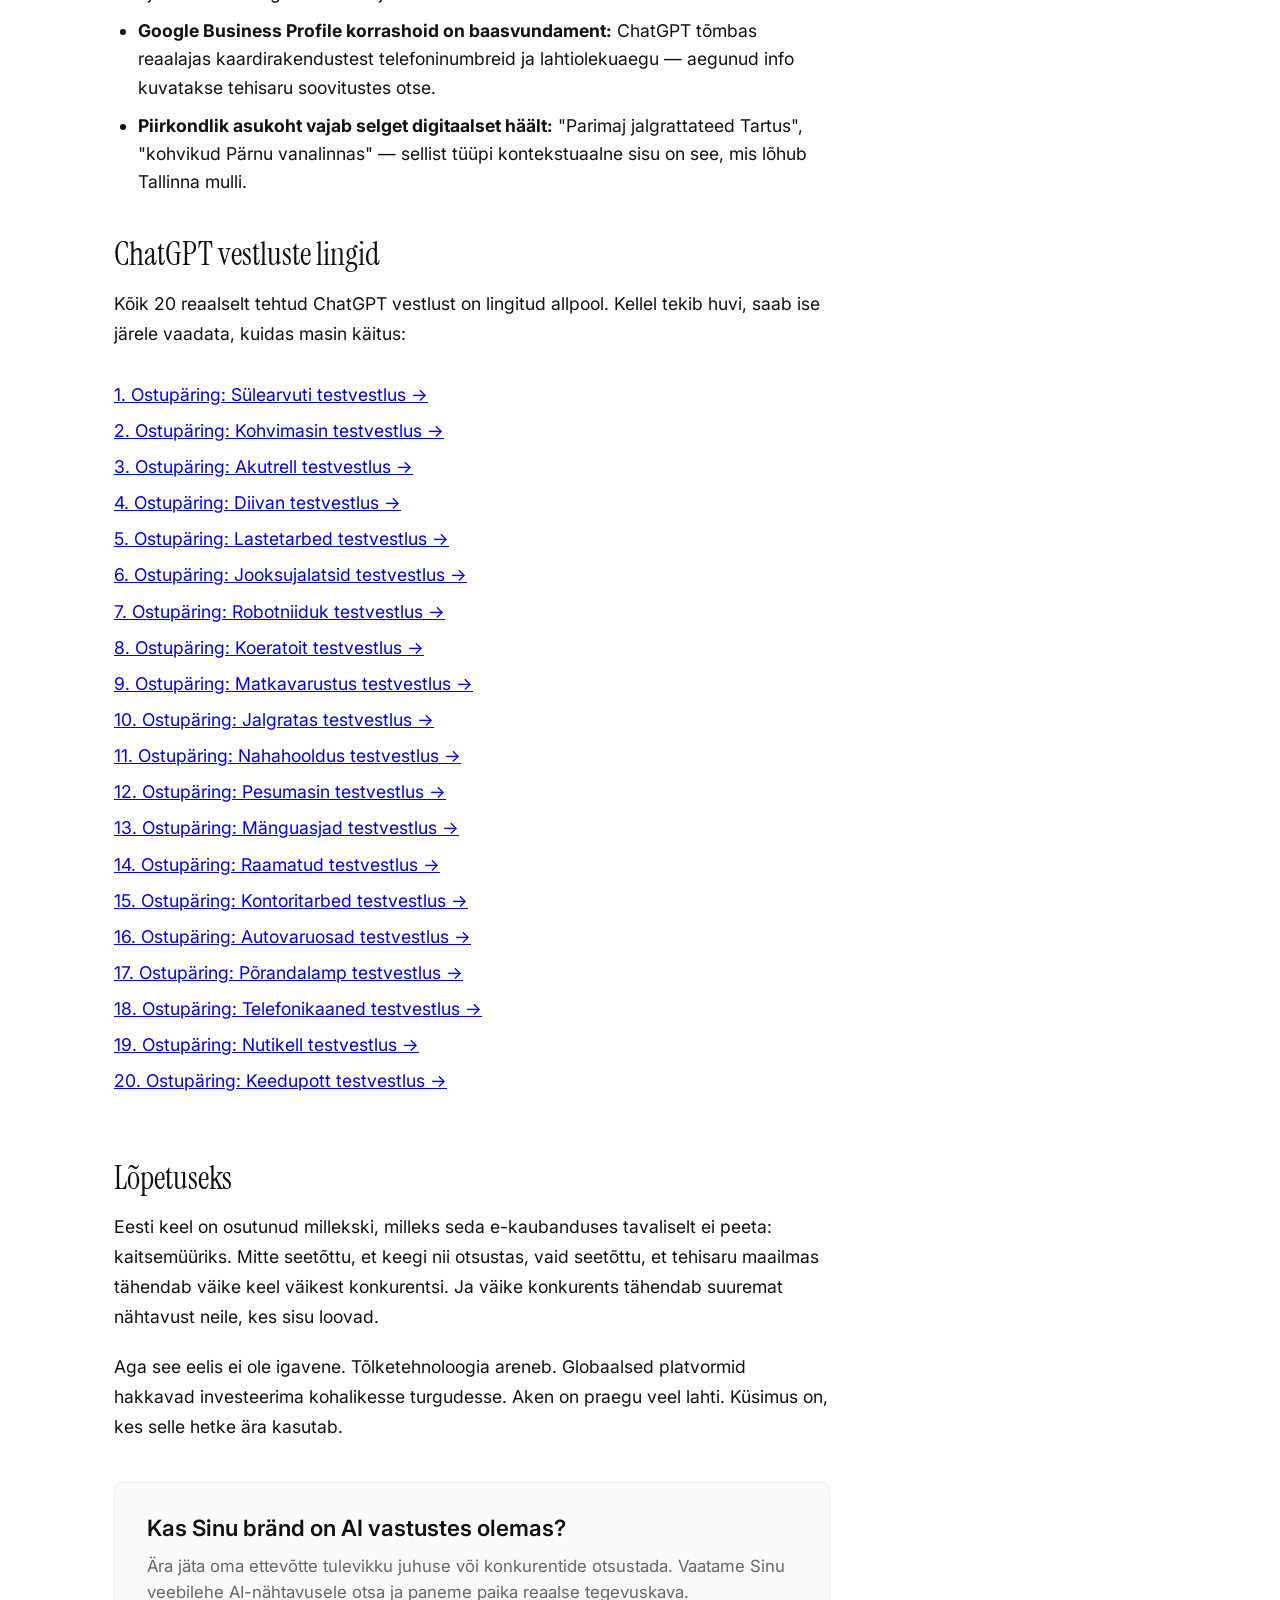
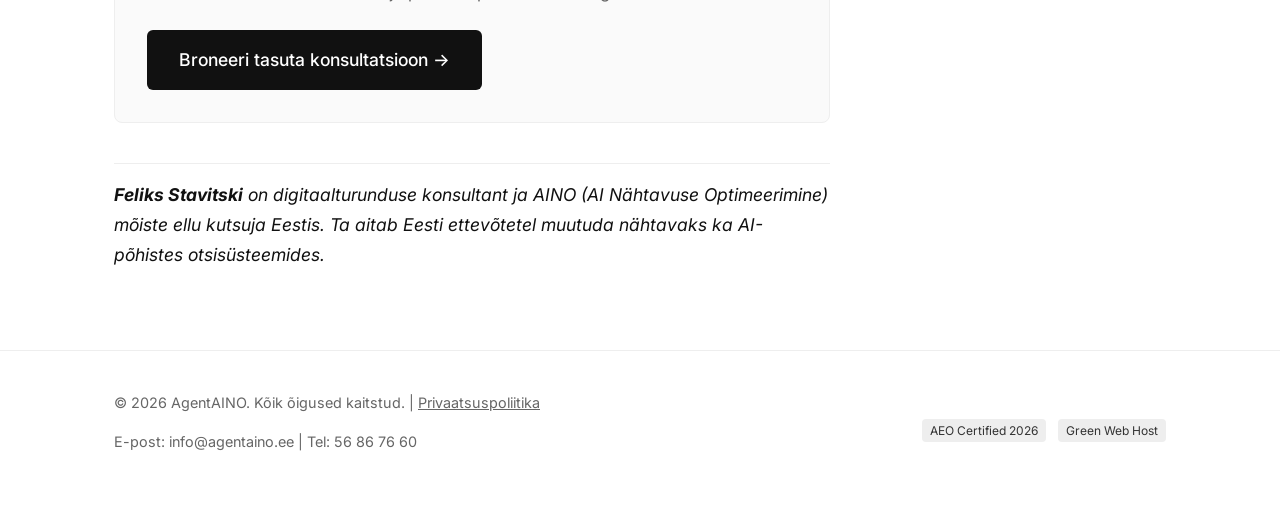
<file: blogi/eesti-keel-hoiab-eesti-kaubandust.html>
<!DOCTYPE html>
<html lang="et">
<head>
    <meta charset="UTF-8">
    <meta name="viewport" content="width=device-width, initial-scale=1.0">
    <title>Kas eesti keel hoiab Eesti e-kaubandust? | AgentAINO</title>
    <meta name="description" content="Tegin ChatGPT-le 20 ostupäringut ilma asukohata. Vaata, miks eesti keel toimib kaitsevallina Amazoni ja Temu vastu ning mida see tähendab e-poodidele.">
    
    <link rel="canonical" href="https://agentaino.ee/blogi/eesti-keel-hoiab-eesti-kaubandust.html">
    <meta name="robots" content="index, follow">
    
    <!-- Open Graph / Facebook -->
    <meta property="og:type" content="article">
    <meta property="og:url" content="https://agentaino.ee/blogi/eesti-keel-hoiab-eesti-kaubandust.html">
    <meta property="og:title" content="Kas eesti keel hoiab Eesti e-kaubandust? 20 ostupäringu eksperiment">
    <meta property="og:description" content="Eksperimendi tulemusel olid ~92% tehisaru soovitustest Eesti kohalikud poed. Saa teada, kuidas AINO loogika kohalikku turgu kaitseb.">
    <meta property="og:image" content="../assets/eesti-keel-hoiab-eesti-kaubandust.webp">

    <!-- Stiilifail -->
    <link rel="stylesheet" href="../style.css">

    <!-- GDPR-VASTAV GOOGLE ANALYTICS KOOD -->
    <script>
      if (window.location.search.includes('admin=true')) {
          localStorage.setItem('peida_minu_liiklus', 'true');
          alert('Sinu seade on nüüd Google Analyticsi statistikast edukalt välistatud!');
      }

      function loadGoogleAnalytics() {
          if (localStorage.getItem('peida_minu_liiklus') === 'true') return;
          if (localStorage.getItem('cookie_consent') === 'accepted') {
              var gaScript = document.createElement('script');
              gaScript.async = true;
              gaScript.src = "https://www.googletagmanager.com/gtag/js?id=G-1CKNGQQE0X";
              document.head.appendChild(gaScript);

              window.dataLayer = window.dataLayer || [];
              function gtag(){dataLayer.push(arguments);}
              gtag('js', new Date());
              gtag('config', 'G-1CKNGQQE0X');
          }
      }

      if (localStorage.getItem('cookie_consent') === 'accepted') {
          loadGoogleAnalytics();
      }
    </script>

    <!-- AINO/GEO Struktureeritud andmed (JSON-LD) -->
    <script type="application/ld+json">
    {
      "@context": "https://schema.org",
      "@graph": [
        {
          "@type": "BlogPosting",
          "@id": "https://agentaino.ee/blogi/eesti-keel-hoiab-eesti-kaubandust.html#article",
          "headline": "Kas eesti keel hoiab Eesti e-kaubandust? Tegin 20 ostupäringut ChatGPT-le ja sain veidi ootamatud vastused.",
          "description": "Eksperimentaalne uuring sellest, kuidas eesti keel mõjutab generatiivsete AI-mootorite ostusoovitusi ja e-poodide nähtavust.",
          "datePublished": "2026-06-08",
          "dateModified": "2026-06-08",
          "author": {
            "@type": "Person",
            "name": "Feliks Stavitski",
            "url": "https://agentaino.ee/#minu-lugu"
          },
          "publisher": {
            "@type": "Organization",
            "name": "AgentAINO",
            "url": "https://agentaino.ee"
          },
          "image": "https://agentaino.ee/assets/eesti-keel-hoiab-eesti-kaubandust.webp"
        }
      ]
    }
    </script>
</head>
<body>

    <!-- Päis -->
    <header class="site-header">
        <div class="container header-container">
            <a href="../index.html" class="logo">Agent<span>AINO</span></a>
            
            <button class="menu-toggle" aria-label="Ava menüü" aria-expanded="false">
                <span></span>
                <span></span>
                <span></span>
            </button>

            <nav class="main-nav">
                <a href="../index.html#minu-lugu">Minu lugu</a>
                <a href="../index.html#tunnustused">Tunnustused</a>
                <a href="../index.html#teenused">Teenused</a>
                <a href="../teenused/kohalikule-ettevotjale.html">Paketid</a>
                <a href="../index.html#blogi">Blogi</a>
                <a href="../index.html#kontakt">Kontakt</a>
            </nav>
        </div>
    </header>

    <!-- Kaheveeruline paigutus -->
    <main class="container article-layout-wrapper" style="max-width: 1100px; margin: 0 auto; padding: 60px 24px;">
        <div class="article-grid-layout">
            
            <!-- Vasak veerg: artikli sisu -->
            <div class="article-main-content">
                <article>
                    <header class="article-header" style="margin-bottom: 40px; border-bottom: 1px solid var(--border-color); padding-bottom: 24px;">
                        <h1>Kas eesti keel hoiab Eesti e-kaubandust? Tegin 20 ostupäringut ChatGPT-le ja sain veidi ootamatud vastused.</h1>
                        <p class="subtitle" style="font-size: 0.95rem; margin-bottom: 0;">
                            Avaldatud: <strong>2026</strong> | Autor: <strong>Feliks Stavitski</strong> | Viimati uuendatud: <strong>juuni 2026</strong>
                        </p>
                    </header>

                    <div class="article-content">
                        <img src="../assets/eesti-keel-hoiab-eesti-kaubandust.webp" alt="ChatGPT ostusoovituste eksperiment ja eestikeelse sisu mõju tehisaru otsingutulemustele" loading="lazy">
                        
                        <p><strong>AINO (AI Nähtavuse Optimeerimine)</strong> on eestikeelne termin, mis hõlmab kõike seda, mida rahvusvaheliselt tuntakse GEO (Generative Engine Optimization) ja AEO (Answer Engine Optimization) nime all – ehk kuidas saada nähtavaks just tehisaru vastustes, mitte ainult Google'i otsingus. Selle distsipliini põhitõdedest saab lähemalt lugeda meie suurest <a href="mis-on-aino.html">AI nähtavuse optimeerimise juhendist</a>.</p>
                        <p>Eelmine nädal istusin lõpuks maha ja esitasin endale küsimuse, mis oli mul juba tükk aega peas tiirutanud: kas globaalsed hiiud nagu Amazon ja Temu söövad Eesti e-kaubanduse välja ka tehisaru ajastul, või on meil mingi kaart varuks, millest meil endil veel aimugi pole?</p>
                        <p>Tegin eksperimendi, mis on osa suuremast AINO uuringust Eesti e-kaubanduse seisust. Esitasin ChatGPT-le 20 täiesti argist ostupäringut eesti keeles — sülearvutist koeratoidu ja keedupotini. Asukoha tuvastamine oli välja lülitatud. Ühtegi vihjet Eesti kohta ma ise ei andnud.</p>
                        <p>Ootasin, et vähemalt pooled vastused viivad Amazoni, Temu või AliExpressi lehele. Juhtus aga hoopis teisiti.</p>
                        <p><strong>Tulemus: ~92% soovitustest olid Eesti poed.</strong></p>
                        <p>Peaaegu kõikides vastustes soovitas ChatGPT Eesti kohalikke brände: Euronics, Bauhof, Arvutitark, Sportland, Rahva Raamat, PetCity, Apollo ja teised tuttavad nimed. Amazoni mainiti vaid üks kord. Telefonikaante kontekstis, ja sealgi oli ta peidetud lause "rahvusvahelised alternatiivsed võimalused" taha.</p>

                        <p>Allolev tabel annab kiire ülevaate 20 päringust:</p>
                        
                        <div class="table-container">
                            <table>
                                <thead>
                                    <tr>
                                        <th>Päring</th>
                                        <th>ChatGPT soovitused</th>
                                    </tr>
                                </thead>
                                <tbody>
                                    <tr><td>Sülearvuti</td><td>Euronics, Klick, Arvutitark, Photopoint</td></tr>
                                    <tr><td>Kohvimasin</td><td>Euronics, Kaupmees, Kaubamaja, Kohvisemu, Kohvieri, KAFO</td></tr>
                                    <tr><td>Akutrell</td><td>Bauhof, K-Rauta, Stokker, Decora, Inserv, Toolmarket</td></tr>
                                    <tr><td>Diivan</td><td>IKEA, JYSK, Home4You</td></tr>
                                    <tr><td>Lastetarbed</td><td>Prisma, Rimi, Babycity, Kaup24, Hansapost</td></tr>
                                    <tr><td>Jooksujalatsid</td><td>Sportland, MySport, AT Sport, Visu Sport, POPsport</td></tr>
                                    <tr><td>Robotniiduk</td><td>Bauhof, K-Rauta, Euronics, Kaup24, Hansapost, 1A</td></tr>
                                    <tr><td>Koeratoit</td><td>PetCity, KIKA, Zooplus (märgitud: mitte-Eesti)</td></tr>
                                    <tr><td>Matkavarustus</td><td>MatkaSport, Jahipaun, Decathlon, Foxberg</td></tr>
                                    <tr><td>Jalgratas</td><td>Hawaii Express, Veloplus, Rattapood</td></tr>
                                    <tr><td>Nahahooldus</td><td>Kaubamaja, Douglas, Apotheka, Notino, Lookfantastic (mitte-Eesti)</td></tr>
                                    <tr><td>Pesumasin</td><td>Euronics, Kaup24, 1A, Bigbox, RDE Electronics</td></tr>
                                    <tr><td>Mänguasjad</td><td>XS Mänguasjad, Karupoeg Puhh, Insplay, WEPLAY, Sirena</td></tr>
                                    <tr><td>Raamatud</td><td>Apollo, Rahva Raamat, Krisostomus</td></tr>
                                    <tr><td>Kontoritarbed</td><td>Büroomaailm, Arvutitark, Kaup24, 1A, Selver</td></tr>
                                    <tr><td>Autovaruosad</td><td>Trodo, Partstall, Inter Cars, Speedparts</td></tr>
                                    <tr><td>Põrandalamp</td><td>IKEA, JYSK, Bauhaus, K-Rauta, Hansapost, ON24</td></tr>
                                    <tr><td>Telefonikaaned</td><td>Kaup24, Euronics, Telia, Elisa, Amazon, AliExpress</td></tr>
                                    <tr><td>Nutikell</td><td>Euronics, Arvutitark, Klick, Smartec, Datagate</td></tr>
                                    <tr><td>Keedupott</td><td>IKEA, Kaubamaja, K-Rauta, Prisma, Kaup24</td></tr>
                                </tbody>
                            </table>
                        </div>

                        <h2>Kolm olulist järeldust</h2>
                        
                        <h3>1. Eesti keel on AI-filtri silmis asukohasignaal</h3>
                        <p>Asukoht oli välja lülitatud, kuid ChatGPT käitus nagu teaks ta täpselt, et küsija asub Eestis. Põhjus on tõenäoliselt lihtne: eesti keel on maailma mõistes nii haruldane ja geograafiliselt piiratud, et see toimib automaatse asukohasignaalina. Kuna 99% eestikeelsest veebisisust viitab Eesti poodidele ja teenustele, järeldab tehisaru loogiliselt, et see inimene on Eestis.</p>
                        <p>Amazon, Temu ja AliExpress ei investeeri eestikeelsesse sisuturundusesse. Ja kui neil ongi mingil määral tootesisu eesti keeles, siis ainult AI toodanguna või lihtsalt tõlkena. Seega pole nende "digitaalne jalajälg" eesti keeles praktiliselt olemas. Tehisarul pole põhjust neid soovitada.</p>
                        <p><strong>AINO järeldus:</strong> Eesti keel on praegu kohaliku e-kaubanduse parim kaitsevall globaalse konkurentsi vastu tehisaru otsingutes. See ei ole plaan ega strateegia. See on tegelik olukord.</p>

                        <h3>2. AI käitub müügikonsultandina, mitte otsingumootorina</h3>
                        <p>Suurim üllatus ei olnud see, keta soovitati, vaid see, kuidas soovitati. ChatGPT ei andnud lihtsalt nimekirja, ta struktureeris vastuse nagu kogenud müügikonsultant: selgitas kategooriate erinevusi, tõi välja hinnaklasside loogika ja lõpetas alati küsimusega "kui ütled mulle su eelarve ja kasutusviisi, valin sulle konkreetse mudeli."</p>
                        <p>See tähendab midagi väga olulist AINO perspektiivist: tehisaru ei otsi poodi, vaid argumenti. Pood, kellel on veebis olemas vastus küsimusele "miks mina, mitte keegi teine", võidab soovituses selle, kes lihtsalt eksisteerib. Seda uut loogikat ja selle seost otsinguturunduse muutustega lahkasin loos: <a href="seo-on-surnud.html">SEO on surnud? Ei - aga reeglid on muutunud</a>.</p>

                        <h3>3. Tallinna mull on reaalne ja mõõdetav</h3>
                        <p>Kuues vastuses 20-st lisas ChatGPT automaatselt kaardi. Ja kõikidel nendel kaartidel oli fookus Tallinnal. Iseloomulik fraas ilmus ikka ja jälle: "Eestis, eriti aga Tallinnas..."</p>
                        <p>Samas küsiti lihtsalt "kust osta" — mitte "kust Tallinnas osta". Tehisarul on statistiline harjumus: kuna suurem osa Eesti digitaalsest sisust, e-poodide pressiteadetest ja foorumitest on seotud pealinnaga, eeldab ta, et küsija on tõenäoliselt tallinnlane.</p>
                        <p><strong>AINO järeldus:</strong> Kui su äri asub Tartus, Pärnus, Narvas või Viljandis, oled sa tehisaru soovituste vaatest ohus. Mitte seetõttu, et sind pole olemas, vaid seetõttu, et sa pole piisavalt häälekas digitaalses ruumis oma asukohaga seoses.</p>

                        <h2>Miks välismaine tuli sisse just nendes kategooriates?</h2>
                        <p>Neli välismaise soovituse juhtu (Zooplus, Lookfantastic, Amazon, AliExpress) ei olnud juhuslikud. Kõik need kattusid kategooriatega, kus eestikeelset spetsiifilist sisuturundust on vähe: spetsialiseeritud lemmiklooma kaubad, premium nahahooldus, universaalsed tarvikud.</p>
                        <p>ChatGPT ei soovita välismaist seetõttu, et see oleks "parem". Ta täidab tühimiku. Kui eesti keeles pole piisavalt sisu, mis vastaks konkreetsele otsinguvajadusele, astub sisse globaalne mängija, kellel on maailma mõistes tugev digitaalne jalajälg.</p>

                        <h2>Mida see tähendab Eesti ettevõtjale?</h2>
                        <p>Tehisaru otsingud (ChatGPT, Perplexity, Google AI Overviews) muutuvad üha enam esmaseks otsingukanaliks ja seda eriti noorema generatsiooni hulgas. See on uus maastik, kus kehtivad teised reeglid kui traditsioonilises SEOs. Siin on kolm asja, mida soovitame kohe tähele panna ja rakendada ka meie <a href="ai-vastustesse-checklist.html">praktilises checklistis AI-vastustesse jõudmiseks</a>:</p>
                        <ul>
                            <li><strong>Eestikeelne sisu ei ole ainult turundus:</strong> See on nähtavuse vundament tehisaru ajastul. Masintõlgitud tootekirjeldused ei loe.</li>
                            <li><strong>Google Business Profile korrashoid on baasvundament:</strong> ChatGPT tõmbas reaalajas kaardirakendustest telefoninumbreid ja lahtiolekuaegu — aegunud info kuvatakse tehisaru soovitustes otse.</li>
                            <li><strong>Piirkondlik asukoht vajab selget digitaalset häält:</strong> "Parimaj jalgrattateed Tartus", "kohvikud Pärnu vanalinnas" — sellist tüüpi kontekstuaalne sisu on see, mis lõhub Tallinna mulli.</li>
                        </ul>

                        <h2>ChatGPT vestluste lingid</h2>
                        <p>Kõik 20 reaalselt tehtud ChatGPT vestlust on lingitud allpool. Kellel tekib huvi, saab ise järele vaadata, kuidas masin käitus:</p>
                        
                        <div class="table-container" style="border: none; padding: 0;">
                            <ul style="list-style: none; padding-left: 0; margin-left: 0;">
                                <li style="margin-bottom: 8px; padding-left: 0;"><a href="https://chatgpt.com/share/6a239f9f-e620-83eb-a993-64f2c916ebd9" target="_blank" rel="noopener">1. Ostupäring: Sülearvuti testvestlus &rarr;</a></li>
                                <li style="margin-bottom: 8px; padding-left: 0;"><a href="https://chatgpt.com/share/6a23a030-710c-83eb-abd8-ab8df3557bc8" target="_blank" rel="noopener">2. Ostupäring: Kohvimasin testvestlus &rarr;</a></li>
                                <li style="margin-bottom: 8px; padding-left: 0;"><a href="https://chatgpt.com/share/6a23a086-e32c-83ed-bce1-00bb27561eca" target="_blank" rel="noopener">3. Ostupäring: Akutrell testvestlus &rarr;</a></li>
                                <li style="margin-bottom: 8px; padding-left: 0;"><a href="https://chatgpt.com/share/6a23a0cb-d498-83eb-9539-94cb6976d2ff" target="_blank" rel="noopener">4. Ostupäring: Diivan testvestlus &rarr;</a></li>
                                <li style="margin-bottom: 8px; padding-left: 0;"><a href="https://chatgpt.com/share/6a23a11a-f36c-83eb-a13a-956a9af59842" target="_blank" rel="noopener">5. Ostupäring: Lastetarbed testvestlus &rarr;</a></li>
                                <li style="margin-bottom: 8px; padding-left: 0;"><a href="https://chatgpt.com/share/6a23a187-d1b8-83ed-bcbd-af6223f1cd28" target="_blank" rel="noopener">6. Ostupäring: Jooksujalatsid testvestlus &rarr;</a></li>
                                <li style="margin-bottom: 8px; padding-left: 0;"><a href="https://chatgpt.com/share/6a23a1e0-7094-83ed-a5e5-2b2d1a2e81a7" target="_blank" rel="noopener">7. Ostupäring: Robotniiduk testvestlus &rarr;</a></li>
                                <li style="margin-bottom: 8px; padding-left: 0;"><a href="https://chatgpt.com/share/6a23a234-a068-83eb-b437-5755f43c0f0d" target="_blank" rel="noopener">8. Ostupäring: Koeratoit testvestlus &rarr;</a></li>
                                <li style="margin-bottom: 8px; padding-left: 0;"><a href="https://chatgpt.com/share/6a23a2bf-48a8-83eb-92e0-56e048fe0494" target="_blank" rel="noopener">9. Ostupäring: Matkavarustus testvestlus &rarr;</a></li>
                                <li style="margin-bottom: 8px; padding-left: 0;"><a href="https://chatgpt.com/share/6a23a302-9584-83ed-932d-3cd24ee3d3c6" target="_blank" rel="noopener">10. Ostupäring: Jalgratas testvestlus &rarr;</a></li>
                                <li style="margin-bottom: 8px; padding-left: 0;"><a href="https://chatgpt.com/share/6a23a698-3908-83ed-93a2-591a5e2b91d3" target="_blank" rel="noopener">11. Ostupäring: Nahahooldus testvestlus &rarr;</a></li>
                                <li style="margin-bottom: 8px; padding-left: 0;"><a href="https://chatgpt.com/share/6a23a6f5-70f8-83ed-9968-17b2298d7816" target="_blank" rel="noopener">12. Ostupäring: Pesumasin testvestlus &rarr;</a></li>
                                <li style="margin-bottom: 8px; padding-left: 0;"><a href="https://chatgpt.com/share/6a23a793-26e8-83ed-956c-45d2bc479dca" target="_blank" rel="noopener">13. Ostupäring: Mänguasjad testvestlus &rarr;</a></li>
                                <li style="margin-bottom: 8px; padding-left: 0;"><a href="https://chatgpt.com/share/6a23b826-c694-83ed-83d9-989b7ae687d6" target="_blank" rel="noopener">14. Ostupäring: Raamatud testvestlus &rarr;</a></li>
                                <li style="margin-bottom: 8px; padding-left: 0;"><a href="https://chatgpt.com/share/6a23b873-6680-83eb-a9fc-28a3a7481976" target="_blank" rel="noopener">15. Ostupäring: Kontoritarbed testvestlus &rarr;</a></li>
                                <li style="margin-bottom: 8px; padding-left: 0;"><a href="https://chatgpt.com/share/6a23b8cc-f3d4-83eb-b9ff-3f3a62f95991" target="_blank" rel="noopener">16. Ostupäring: Autovaruosad testvestlus &rarr;</a></li>
                                <li style="margin-bottom: 8px; padding-left: 0;"><a href="https://chatgpt.com/share/6a23b92f-e460-83eb-9919-cc8689e11f78" target="_blank" rel="noopener">17. Ostupäring: Põrandalamp testvestlus &rarr;</a></li>
                                <li style="margin-bottom: 8px; padding-left: 0;"><a href="https://chatgpt.com/share/6a23b9bf-e2d4-83eb-bf41-b628bec32815" target="_blank" rel="noopener">18. Ostupäring: Telefonikaaned testvestlus &rarr;</a></li>
                                <li style="margin-bottom: 8px; padding-left: 0;"><a href="https://chatgpt.com/share/6a23ba04-b1c4-83eb-a80b-8e98ac7664b1" target="_blank" rel="noopener">19. Ostupäring: Nutikell testvestlus &rarr;</a></li>
                                <li style="margin-bottom: 8px; padding-left: 0;"><a href="https://chatgpt.com/share/6a23ba75-aef0-83eb-abaa-24822632d315" target="_blank" rel="noopener">20. Ostupäring: Keedupott testvestlus &rarr;</a></li>
                            </ul>
                        </div>

                        <h2>Lõpetuseks</h2>
                        <p>Eesti keel on osutunud millekski, milleks seda e-kaubanduses tavaliselt ei peeta: kaitsemüüriks. Mitte seetõttu, et keegi nii otsustas, vaid seetõttu, et tehisaru maailmas tähendab väike keel väikest konkurentsi. Ja väike konkurents tähendab suuremat nähtavust neile, kes sisu loovad.</p>
                        <p>Aga see eelis ei ole igavene. Tõlketehnoloogia areneb. Globaalsed platvormid hakkavad investeerima kohalikesse turgudesse. Aken on praegu veel lahti. Küsimus on, kes selle hetke ära kasutab.</p>

                        <!-- Üleskutseblokk (CTA) -->
                        <div style="background-color: #fafafa; padding: 32px; border-radius: 8px; border: 1px solid var(--border-color); margin: 40px 0; text-align: left;">
                            <h3 style="margin-top: 0; font-family: var(--font-sans); font-weight: 600; font-size: 1.4rem; color: var(--text-main); margin-bottom: 12px;">Kas Sinu bränd on AI vastustes olemas?</h3>
                            <p style="font-size: 1.05rem; color: var(--text-muted); margin-bottom: 24px; line-height: 1.6;">Ära jäta oma ettevõtte tulevikku juhuse või konkurentide otsustada. Vaatame Sinu veebilehe AI-nähtavusele otsa ja paneme paika reaalse tegevuskava.</p>
                            <a href="../index.html#kontakt" class="btn" style="display: inline-block; text-decoration: none;">Broneeri tasuta konsultatsioon &rarr;</a>
                        </div>

                        <p style="margin-top: 40px; border-top: 1px solid var(--border-color); padding-top: 16px; font-style: italic;">
                            <strong>Feliks Stavitski</strong> on digitaalturunduse konsultant ja AINO (AI Nähtavuse Optimeerimine) mõiste ellu kutsuja Eestis. Ta aitab Eesti ettevõtetel muutuda nähtavaks ka AI-põhistes otsisüsteemides.
                        </p>
                    </div>
                </article>
            </div>

            <!-- Parem veerg: külgriba -->
            <aside class="article-sidebar">
                <h3 class="sidebar-title">Viimased lood</h3>
                <ul class="sidebar-links">
                    <li><a href="eesti-keel-hoiab-eesti-kaubandust.html" class="active">Kas eesti keel hoiab e-kaubandust?</a></li>
                    <li><a href="aino-vs-geo-aeo-sge.html">AINO vs GEO vs AEO vs SGE</a></li>
                    <li><a href="seo-on-surnud.html">SEO on surnud? Ei, reeglid muutusid</a></li>
                    <li><a href="ai-vastustesse-checklist.html">Checklist AI vastustesse saamiseks</a></li>
                </ul>
            </aside>

        </div>
    </main>

    <!-- Jalus -->
    <footer class="site-footer">
        <div class="container footer-container">
            <div class="footer-left">
                <p>&copy; 2026 AgentAINO. Kõik õigused kaitstud. | <a href="../privaatsuspoliitika.html" style="color: var(--text-muted); text-decoration: underline;">Privaatsuspoliitika</a></p>
                <p class="footer-contact">E-post: info@agentaino.ee | Tel: 56 86 76 60</p>
            </div>
            <div class="footer-right">
                <div class="certificates">
                    <span class="cert-badge">AEO Certified 2026</span>
                    <span class="cert-badge">Green Web Host</span>
                </div>
            </div>
        </div>
    </footer>

    <!-- KÜPSISTE NÕUSOLEKU BÄNNER -->
    <div id="cookie-banner" class="cookie-banner">
        <div class="container cookie-container">
            <p>Kasutame Sinu veebikogemuse parandamiseks, liikluse analüüsimiseks ja reklaamide isikupärastamiseks küpsiseid. Klikkides "Nõustu kõigiga", annad loa kõigi küpsiste kasutamiseks. Saad oma eelistustega tutvuda ja nõusoleku tagasi võtta meie <a href="../privaatsuspoliitika.html">privaatsuspoliitikas</a>.</p>
            <div class="cookie-buttons">
                <button id="decline-cookies" class="btn btn-secondary">Keeldu</button>
                <button id="accept-cookies" class="btn">Nõustu kõigiga</button>
            </div>
        </div>
    </div>

    <script src="../script.js"></script>
</body>
</html>
</file>
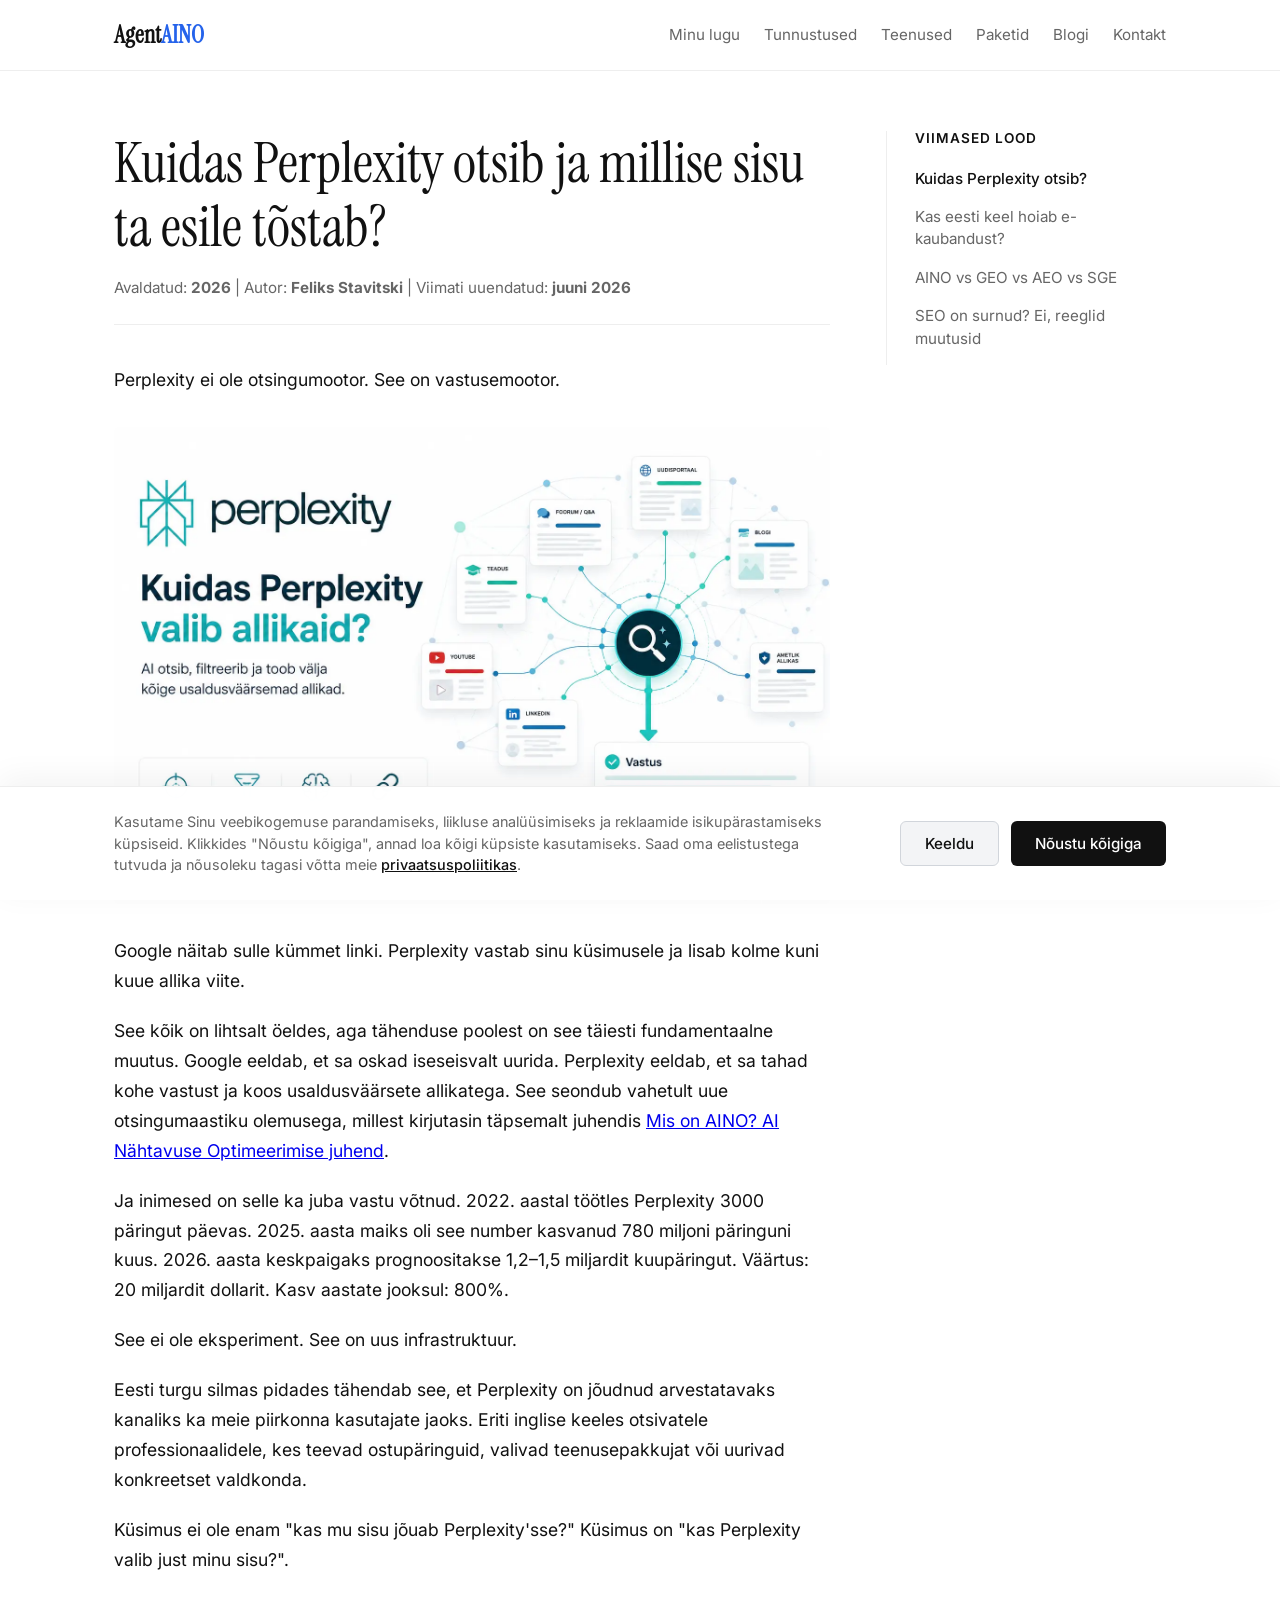
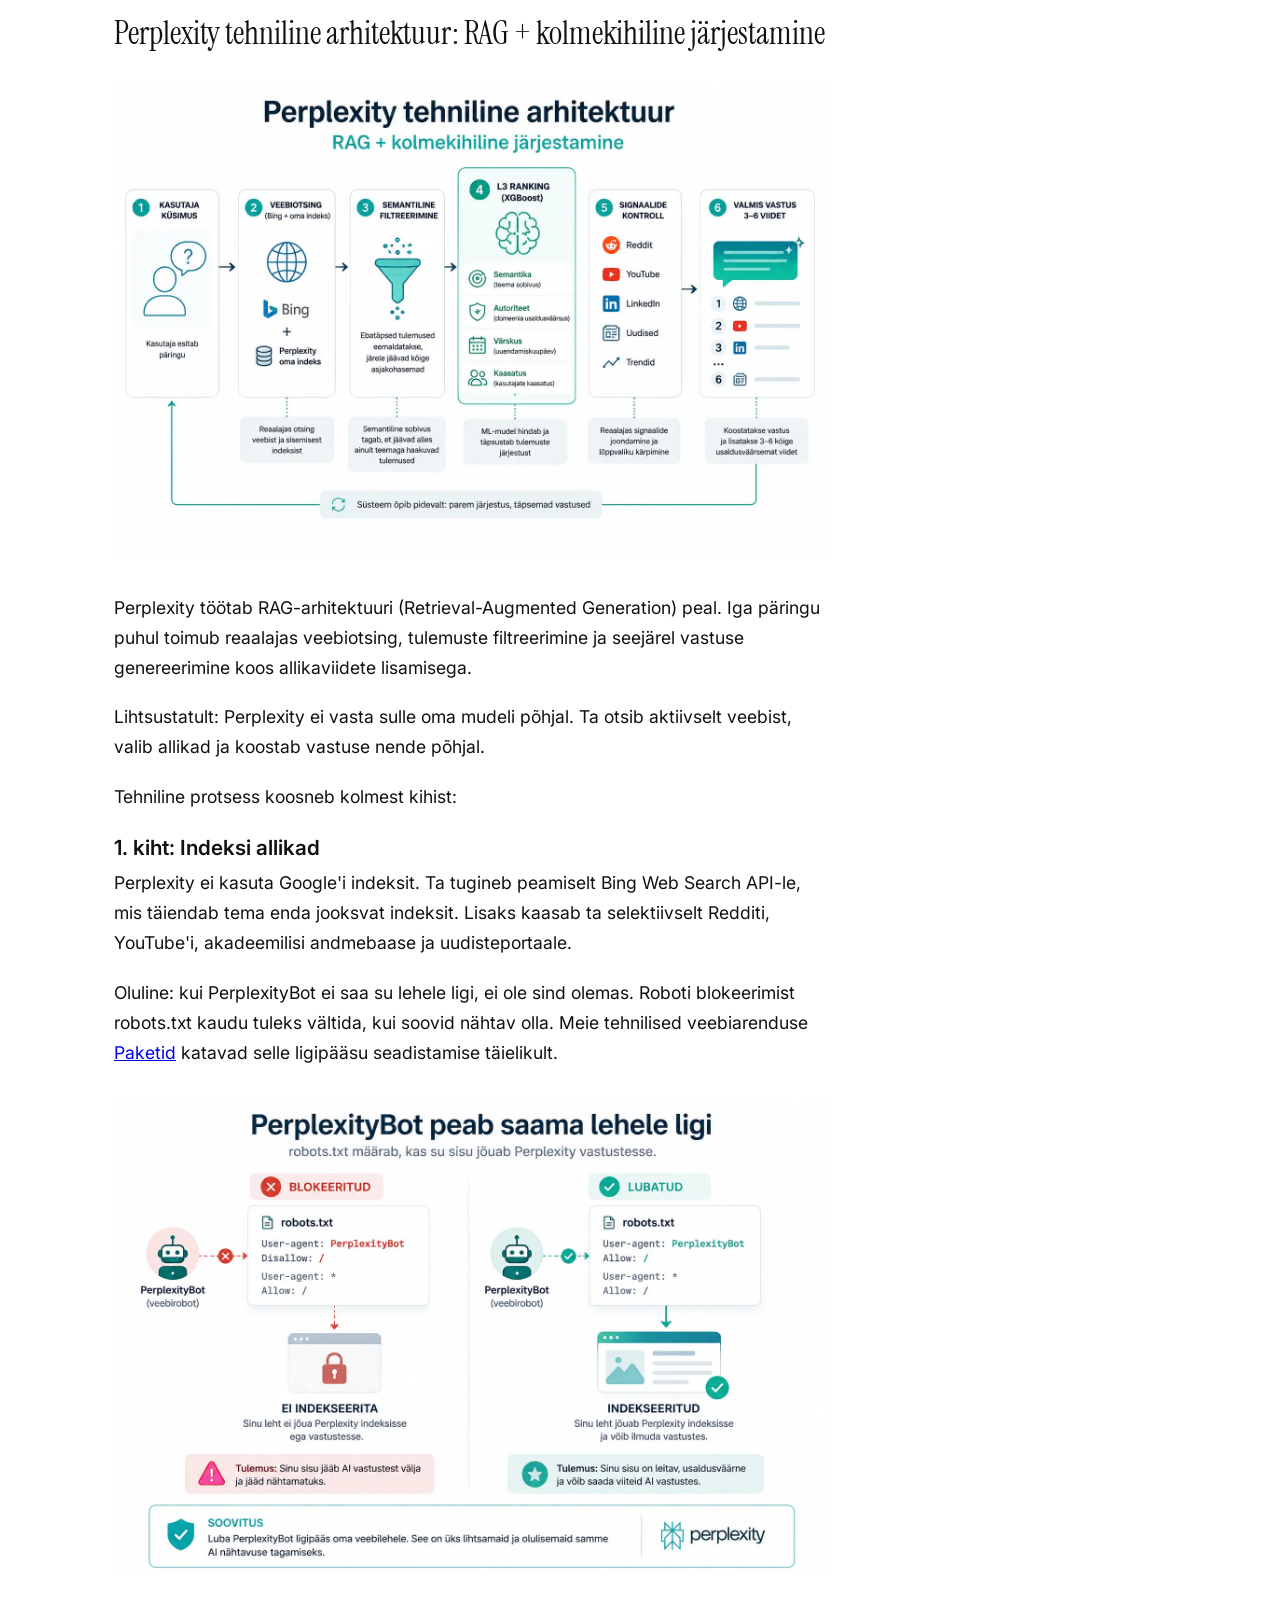
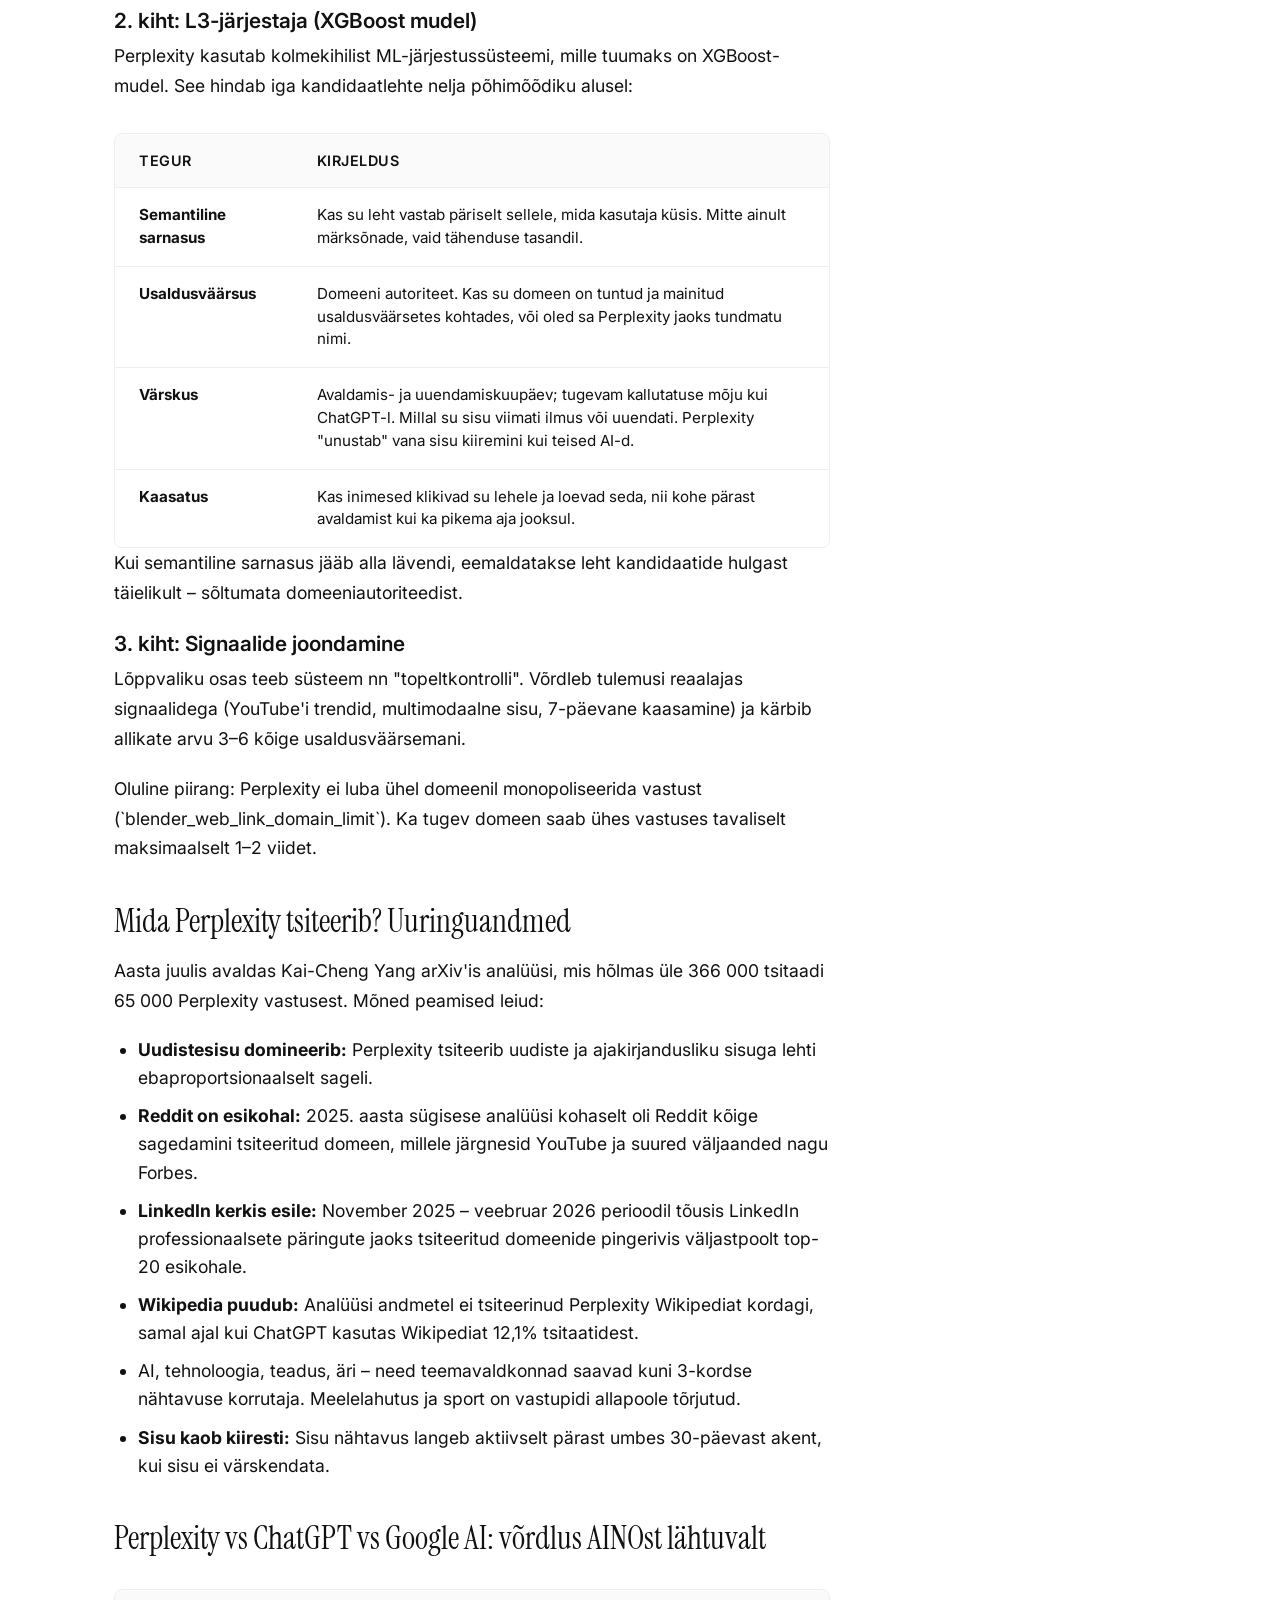
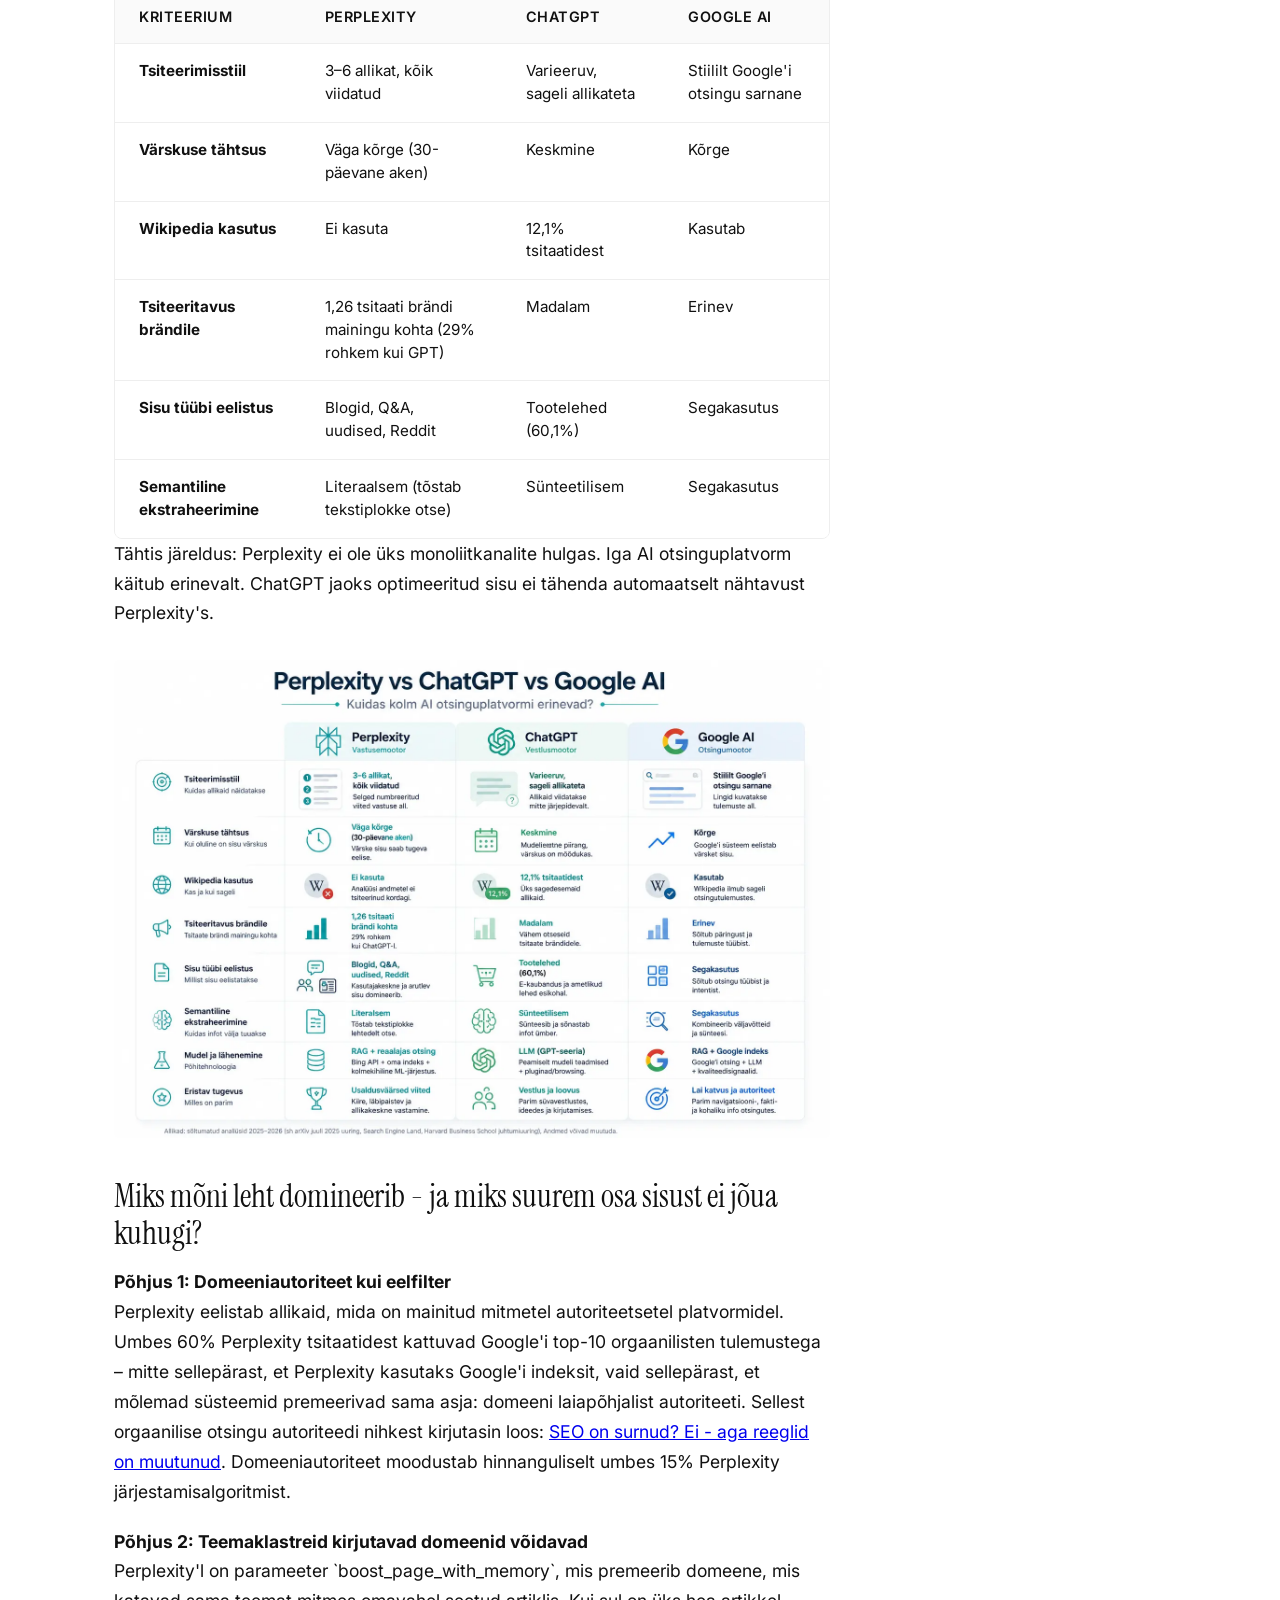
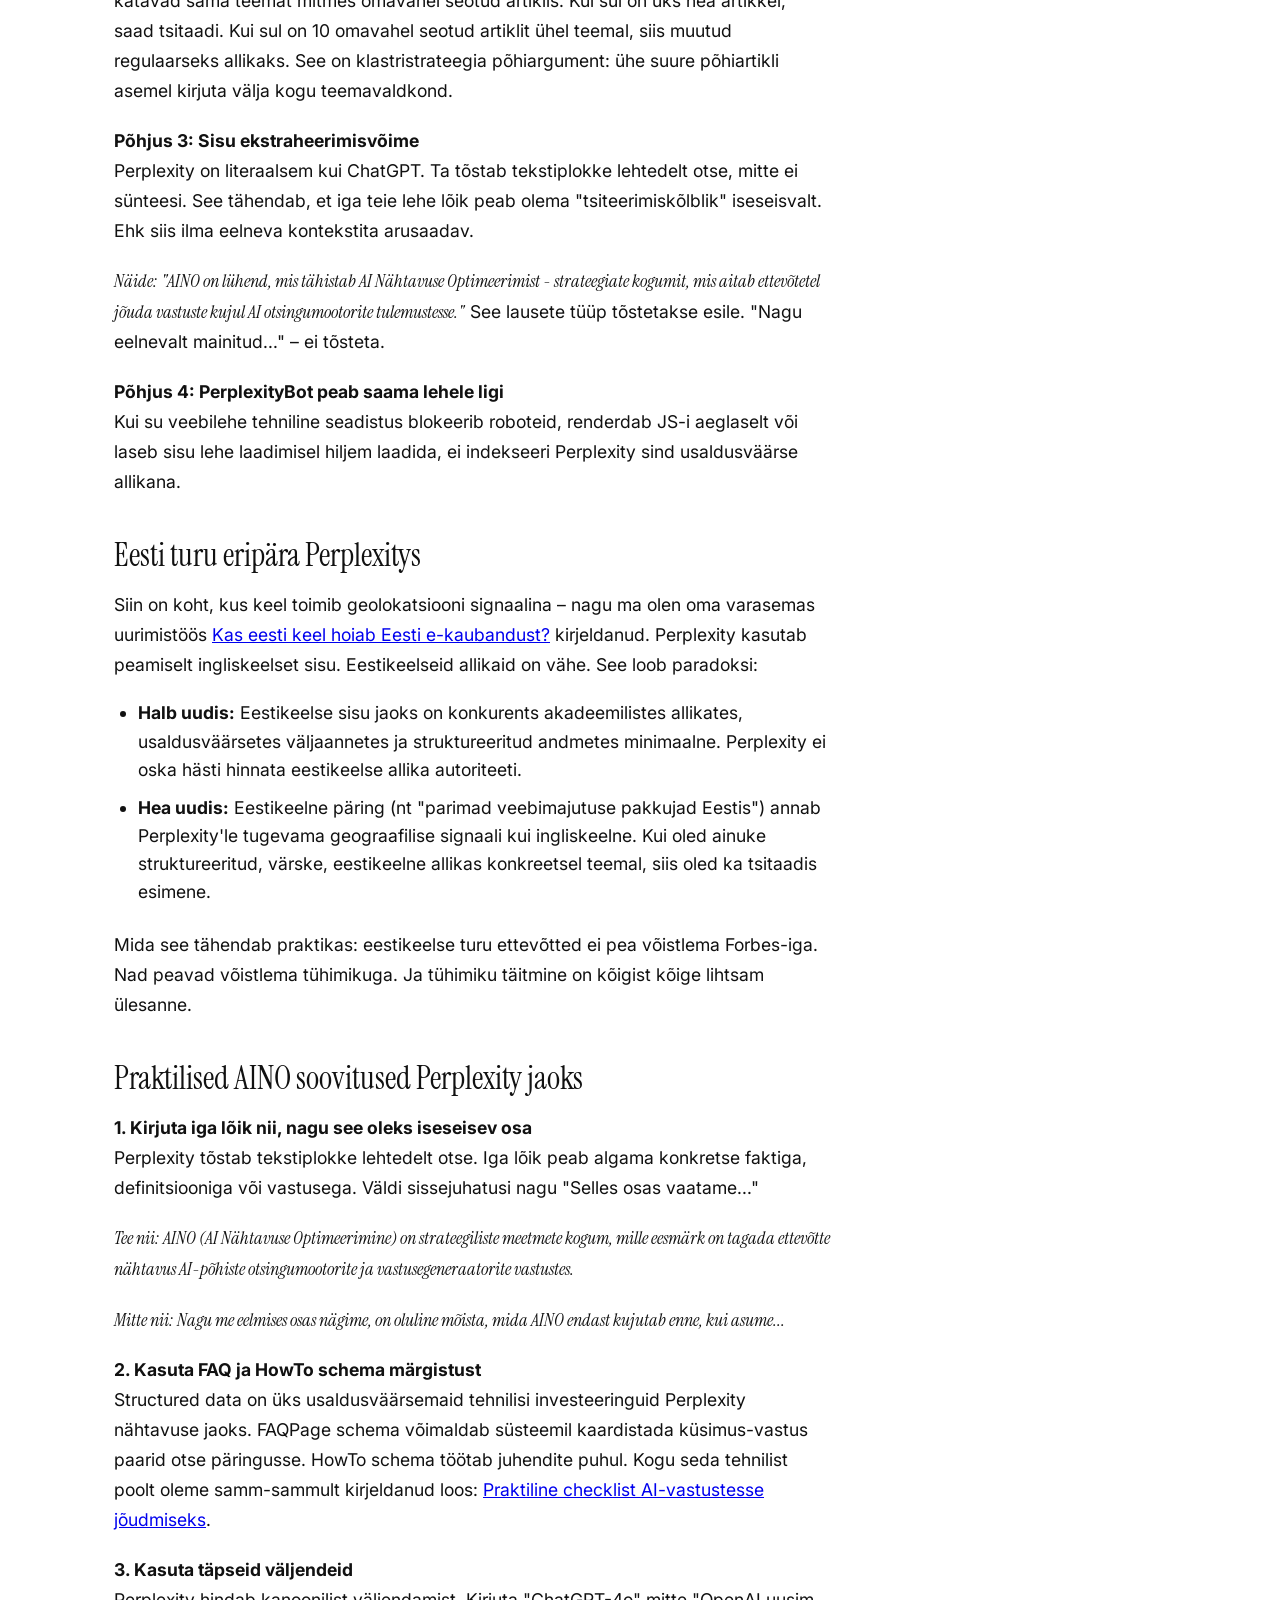
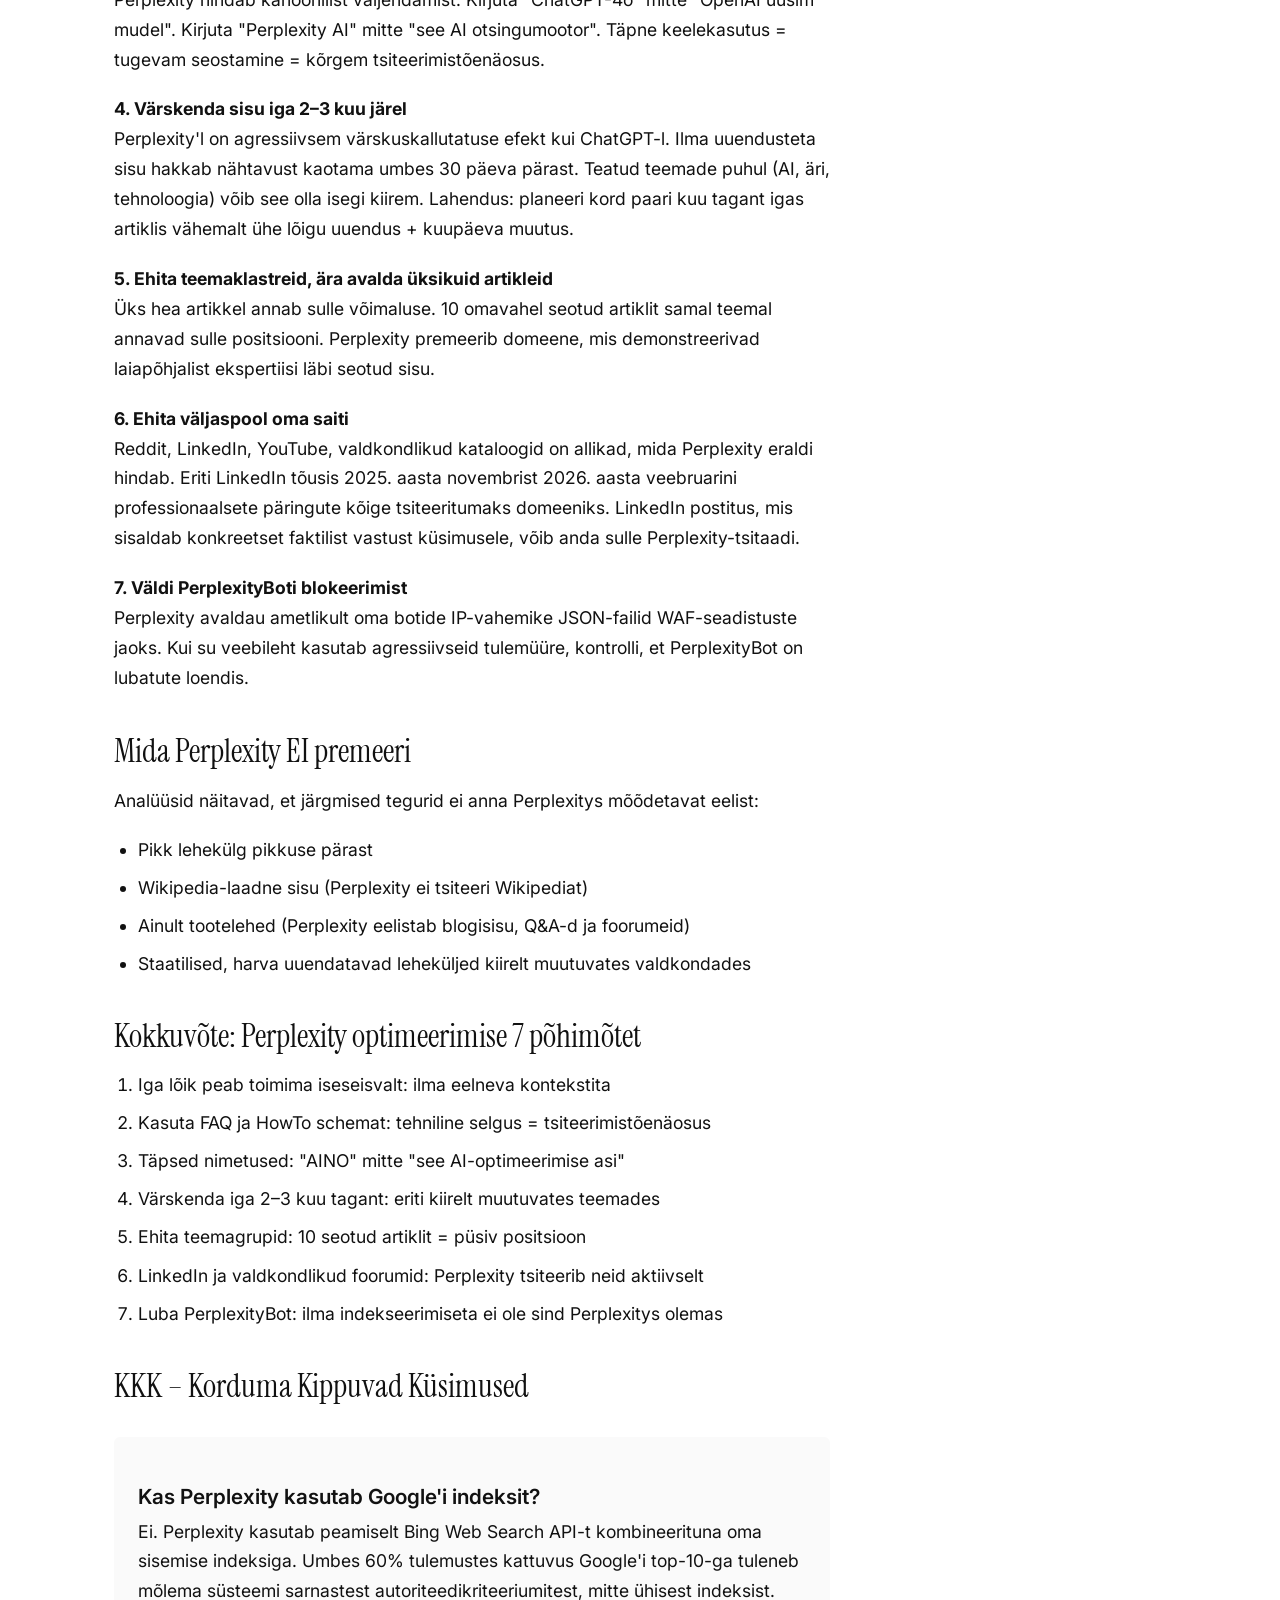
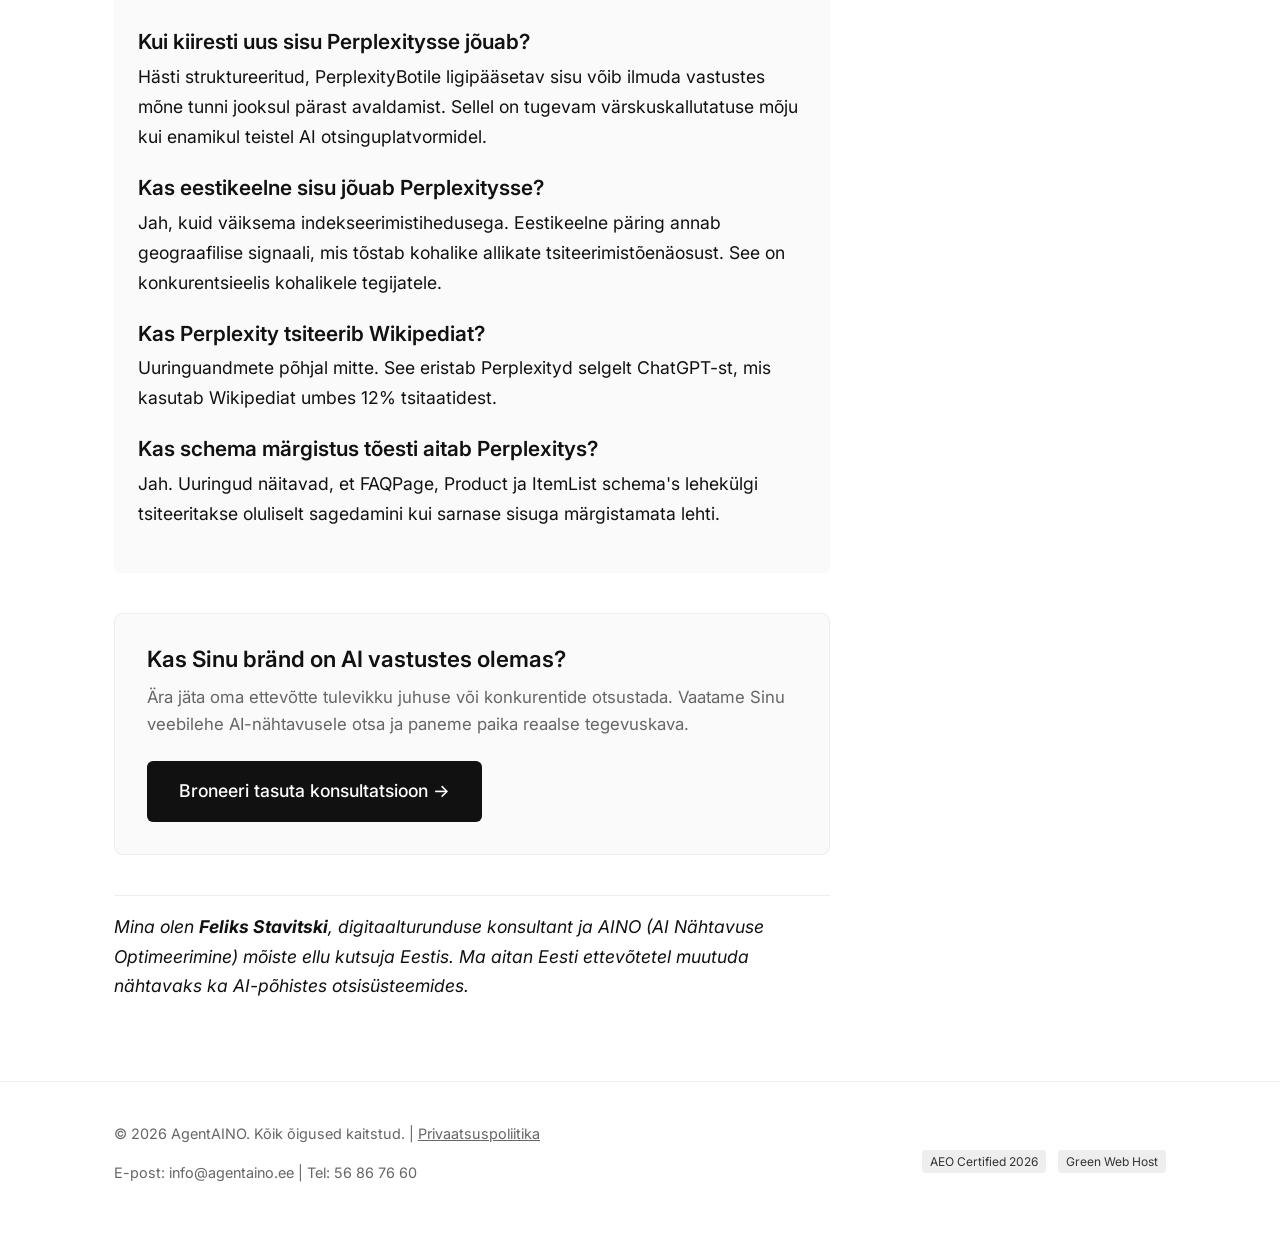
<file: blogi/kuidas-perplexity-otsib.html>
<!DOCTYPE html>
<html lang="et">
<head>
    <meta charset="UTF-8">
    <meta name="viewport" content="width=device-width, initial-scale=1.0">
    <title>Kuidas Perplexity otsib ja millise sisu ta esile tõstab? | AgentAINO</title>
    <meta name="description" content="Perplexity tehnilise RAG-arhitektuuri ja XGBoost ML-järjestussüsteemi analüüs. Saa teada, kuidas optimeerida sisu vastusemootorite ja AI-tsiteeringute jaoks.">
    
    <link rel="canonical" href="https://agentaino.ee/blogi/kuidas-perplexity-otsib.html">
    <meta name="robots" content="index, follow">
    
    <!-- Open Graph / Facebook -->
    <meta property="og:type" content="article">
    <meta property="og:url" content="https://agentaino.ee/blogi/kuidas-perplexity-otsib.html">
    <meta property="og:title" content="Kuidas Perplexity otsib ja millise sisu ta esile tõstab?">
    <meta property="og:description" content="Süvaanalüüs Perplexity vastusemootori algoritmist ja tsiteerimise loogikatest. Praktilised AINO suunised Eesti ettevõtetele.">
    <meta property="og:image" content="../assets/perplexity-aino-allikate-valimine-hero.webp">

    <!-- Stiilifail -->
    <link rel="stylesheet" href="../style.css">

    <!-- GDPR-VASTAV GOOGLE ANALYTICS KOOD -->
    <script>
      if (window.location.search.includes('admin=true')) {
          localStorage.setItem('peida_minu_liiklus', 'true');
          alert('Sinu seade on nüüd Google Analyticsi statistikast edukalt välistatud!');
      }

      function loadGoogleAnalytics() {
          if (localStorage.getItem('peida_minu_liiklus') === 'true') return;
          if (localStorage.getItem('cookie_consent') === 'accepted') {
              var gaScript = document.createElement('script');
              gaScript.async = true;
              gaScript.src = "https://www.googletagmanager.com/gtag/js?id=G-1CKNGQQE0X";
              document.head.appendChild(gaScript);

              window.dataLayer = window.dataLayer || [];
              function gtag(){dataLayer.push(arguments);}
              gtag('js', new Date());
              gtag('config', 'G-1CKNGQQE0X');
          }
      }

      if (localStorage.getItem('cookie_consent') === 'accepted') {
          loadGoogleAnalytics();
      }
    </script>

    <!-- AINO/GEO/AEO Kombineeritud JSON-LD Struktureeritud andmed -->
    <script type="application/ld+json">
    {
      "@context": "https://schema.org",
      "@graph": [
        {
          "@type": "BlogPosting",
          "@id": "https://agentaino.ee/blogi/kuidas-perplexity-otsib.html#article",
          "headline": "Kuidas Perplexity otsib ja millise sisu ta esile tõstab?",
          "description": "Perplexity süsteemse RAG-arhitektuuri, ML-järjestajate ja sisu tsiteeritavuse kriteeriumide tehniline analüüs.",
          "datePublished": "2026-06-29",
          "dateModified": "2026-06-29",
          "author": {
            "@type": "Person",
            "name": "Feliks Stavitski",
            "url": "https://agentaino.ee/#minu-lugu"
          },
          "publisher": {
            "@type": "Organization",
            "name": "AgentAINO",
            "url": "https://agentaino.ee"
          },
          "image": "https://agentaino.ee/assets/perplexity-aino-allikate-valimine-hero.webp"
        },
        {
          "@type": "FAQPage",
          "@id": "https://agentaino.ee/blogi/kuidas-perplexity-otsib.html#faq",
          "mainEntity": [
            {
              "@type": "Question",
              "name": "Kas Perplexity kasutab Google'i indeksit?",
              "acceptedAnswer": {
                "@type": "Answer",
                "text": "Ei. Perplexity kasutab peamiselt Bing Web Search API-t kombineerituna oma sisemise indeksiga. Umbes 60% tulemustes kattuvus Google'i top-10-ga tuleneb mõlema süsteemi sarnastest autoriteedikriteeriumitest, mitte ühisest indeksist."
              }
            },
            {
              "@type": "Question",
              "name": "Kui kiiresti uus sisu Perplexitysse jõuab?",
              "acceptedAnswer": {
                "@type": "Answer",
                "text": "Hästi struktureeritud, PerplexityBotile ligipääsetav sisu võib ilmuda vastustes mõne tunni jooksul pärast avaldamist. Sellel on tugevam värskuskallutatuse mõju kui enamikul teistel AI otsinguplatvormidel."
              }
            },
            {
              "@type": "Question",
              "name": "Kas eestikeelne sisu jõuab Perplexitysse?",
              "acceptedAnswer": {
                "@type": "Answer",
                "text": "Jah, kuid väiksema indekseerimistihedusega. Eestikeelne päring annab geograafilise signaali, mis tõstab kohalike allikate tsiteerimistõenäosust. See on konkurentsieelis kohalikele tegijatele."
              }
            },
            {
              "@type": "Question",
              "name": "Kas Perplexity tsiteerib Wikipediat?",
              "acceptedAnswer": {
                "@type": "Answer",
                "text": "Uuringuandmete põhjal mitte. See eristab Perplexityd selgelt ChatGPT-st, mis kasutab Wikipediat umbes 12% tsitaatidest."
              }
            },
            {
              "@type": "Question",
              "name": "Kas schema märgistus tõesti aitab Perplexitys?",
              "acceptedAnswer": {
                "@type": "Answer",
                "text": "Jah. Uuringuandmed näitavad, et FAQPage, Product ja ItemList schema's lehekülgi tsiteeritakse oluliselt sagedamini kui sarnase sisuga märgistamata lehti."
              }
            }
          ]
        }
      ]
    }
    </script>
</head>
<body>

    <!-- Päis -->
    <header class="site-header">
        <div class="container header-container">
            <a href="../index.html" class="logo">Agent<span>AINO</span></a>
            
            <button class="menu-toggle" aria-label="Ava menüü" aria-expanded="false">
                <span></span>
                <span></span>
                <span></span>
            </button>

            <nav class="main-nav">
                <a href="../index.html#minu-lugu">Minu lugu</a>
                <a href="../index.html#tunnustused">Tunnustused</a>
                <a href="../index.html#teenused">Teenused</a>
                <a href="../teenused/kohalikule-ettevotjale.html">Paketid</a>
                <a href="../index.html#blogi">Blogi</a>
                <a href="../index.html#kontakt">Kontakt</a>
            </nav>
        </div>
    </header>

    <!-- Kaheveeruline paigutus -->
    <main class="container article-layout-wrapper" style="max-width: 1100px; margin: 0 auto; padding: 60px 24px;">
        <div class="article-grid-layout">
            
            <!-- Vasak veerg -->
            <div class="article-main-content">
                <article>
                    <header class="article-header" style="margin-bottom: 40px; border-bottom: 1px solid var(--border-color); padding-bottom: 24px;">
                        <h1>Kuidas Perplexity otsib ja millise sisu ta esile tõstab?</h1>
                        <p class="subtitle" style="font-size: 0.95rem; margin-bottom: 0;">
                            Avaldatud: <strong>2026</strong> | Autor: <strong>Feliks Stavitski</strong> | Viimati uuendatud: <strong>juuni 2026</strong>
                        </p>
                    </header>

                    <div class="article-content">
                        <p>Perplexity ei ole otsingumootor. See on vastusemootor.</p>
                        
                        <img src="../assets/perplexity-aino-allikate-valimine-hero.webp" alt="Perplexity vastusemootori liides valimas usaldusväärseid allikaid ja tsiteeringuid" loading="lazy">
                        
                        <p>Google näitab sulle kümmet linki. Perplexity vastab sinu küsimusele ja lisab kolme kuni kuue allika viite.</p>
                        <p>See kõik on lihtsalt öeldes, aga tähenduse poolest on see täiesti fundamentaalne muutus. Google eeldab, et sa oskad iseseisvalt uurida. Perplexity eeldab, et sa tahad kohe vastust ja koos usaldusväärsete allikatega. See seondub vahetult uue otsingumaastiku olemusega, millest kirjutasin täpsemalt juhendis <a href="mis-on-aino.html">Mis on AINO? AI Nähtavuse Optimeerimise juhend</a>.</p>
                        <p>Ja inimesed on selle ka juba vastu võtnud. 2022. aastal töötles Perplexity 3000 päringut päevas. 2025. aasta maiks oli see number kasvanud 780 miljoni päringuni kuus. 2026. aasta keskpaigaks prognoositakse 1,2–1,5 miljardit kuupäringut. Väärtus: 20 miljardit dollarit. Kasv aastate jooksul: 800%.</p>
                        <p>See ei ole eksperiment. See on uus infrastruktuur.</p>
                        <p>Eesti turgu silmas pidades tähendab see, et Perplexity on jõudnud arvestatavaks kanaliks ka meie piirkonna kasutajate jaoks. Eriti inglise keeles otsivatele professionaalidele, kes teevad ostupäringuid, valivad teenusepakkujat või uurivad konkreetset valdkonda.</p>
                        <p>Küsimus ei ole enam "kas mu sisu jõuab Perplexity'sse?" Küsimus on "kas Perplexity valib just minu sisu?".</p>

                        <h2>Perplexity tehniline arhitektuur: RAG + kolmekihiline järjestamine</h2>
                        <img src="../assets/perplexity-rag-arhitektuur-protsessiskeem.webp" alt="Perplexity RAG ehk Retrieval-Augmented Generation tehniline protsessiskeem" loading="lazy">
                        <p>Perplexity töötab RAG-arhitektuuri (Retrieval-Augmented Generation) peal. Iga päringu puhul toimub reaalajas veebiotsing, tulemuste filtreerimine ja seejärel vastuse genereerimine koos allikaviidete lisamisega.</p>
                        <p>Lihtsustatult: Perplexity ei vasta sulle oma mudeli põhjal. Ta otsib aktiivselt veebist, valib allikad ja koostab vastuse nende põhjal.</p>
                        <p>Tehniline protsess koosneb kolmest kihist:</p>
                        
                        <h3>1. kiht: Indeksi allikad</h3>
                        <p>Perplexity ei kasuta Google'i indeksit. Ta tugineb peamiselt Bing Web Search API-le, mis täiendab tema enda jooksvat indeksit. Lisaks kaasab ta selektiivselt Redditi, YouTube'i, akadeemilisi andmebaase ja uudisteportaale.</p>
                        <p>Oluline: kui PerplexityBot ei saa su lehele ligi, ei ole sind olemas. Roboti blokeerimist robots.txt kaudu tuleks vältida, kui soovid nähtav olla. Meie tehnilised veebiarenduse <a href="../teenused/kohalikule-ettevotjale.html">Paketid</a> katavad selle ligipääsu seadistamise täielikult.</p>
                        <img src="../assets/perplexitybot-robots-txt-indekseerimine.webp" alt="PerplexityBoti tehniline robots.txt roomamisreeglite ja indekseerimise seadistus" loading="lazy">

                        <h3>2. kiht: L3-järjestaja (XGBoost mudel)</h3>
                        <p>Perplexity kasutab kolmekihilist ML-järjestussüsteemi, mille tuumaks on XGBoost-mudel. See hindab iga kandidaatlehte nelja põhimõõdiku alusel:</p>
                        
                        <div class="table-container">
                            <table>
                                <thead>
                                    <tr>
                                        <th>Tegur</th>
                                        <th>Kirjeldus</th>
                                    </tr>
                                </thead>
                                <tbody>
                                    <tr>
                                        <td><strong>Semantiline sarnasus</strong></td>
                                        <td>Kas su leht vastab päriselt sellele, mida kasutaja küsis. Mitte ainult märksõnade, vaid tähenduse tasandil.</td>
                                    </tr>
                                    <tr>
                                        <td><strong>Usaldusväärsus</strong></td>
                                        <td>Domeeni autoriteet. Kas su domeen on tuntud ja mainitud usaldusväärsetes kohtades, või oled sa Perplexity jaoks tundmatu nimi.</td>
                                    </tr>
                                    <tr>
                                        <td><strong>Värskus</strong></td>
                                        <td>Avaldamis- ja uuendamiskuupäev; tugevam kallutatuse mõju kui ChatGPT-l. Millal su sisu viimati ilmus või uuendati. Perplexity "unustab" vana sisu kiiremini kui teised AI-d.</td>
                                    </tr>
                                    <tr>
                                        <td><strong>Kaasatus</strong></td>
                                        <td>Kas inimesed klikivad su lehele ja loevad seda, nii kohe pärast avaldamist kui ka pikema aja jooksul.</td>
                                    </tr>
                                </tbody>
                            </table>
                        </div>
                        <p>Kui semantiline sarnasus jääb alla lävendi, eemaldatakse leht kandidaatide hulgast täielikult – sõltumata domeeniautoriteedist.</p>

                        <h3>3. kiht: Signaalide joondamine</h3>
                        <p>Lõppvaliku osas teeb süsteem nn "topeltkontrolli". Võrdleb tulemusi reaalajas signaalidega (YouTube'i trendid, multimodaalne sisu, 7-päevane kaasamine) ja kärbib allikate arvu 3–6 kõige usaldusväärsemani.</p>
                        <p>Oluline piirang: Perplexity ei luba ühel domeenil monopoliseerida vastust (`blender_web_link_domain_limit`). Ka tugev domeen saab ühes vastuses tavaliselt maksimaalselt 1–2 viidet.</p>

                        <h2>Mida Perplexity tsiteerib? Uuringuandmed</h2>
                        <p>Aasta juulis avaldas Kai-Cheng Yang arXiv'is analüüsi, mis hõlmas üle 366 000 tsitaadi 65 000 Perplexity vastusest. Mõned peamised leiud:</p>
                        <ul>
                            <li><strong>Uudistesisu domineerib:</strong> Perplexity tsiteerib uudiste ja ajakirjandusliku sisuga lehti ebaproportsionaalselt sageli.</li>
                            <li><strong>Reddit on esikohal:</strong> 2025. aasta sügisese analüüsi kohaselt oli Reddit kõige sagedamini tsiteeritud domeen, millele järgnesid YouTube ja suured väljaanded nagu Forbes.</li>
                            <li><strong>LinkedIn kerkis esile:</strong> November 2025 – veebruar 2026 perioodil tõusis LinkedIn professionaalsete päringute jaoks tsiteeritud domeenide pingerivis väljastpoolt top-20 esikohale.</li>
                            <li><strong>Wikipedia puudub:</strong> Analüüsi andmetel ei tsiteerinud Perplexity Wikipediat kordagi, samal ajal kui ChatGPT kasutas Wikipediat 12,1% tsitaatidest.</li>
                            <li>AI, tehnoloogia, teadus, äri – need teemavaldkonnad saavad kuni 3-kordse nähtavuse korrutaja. Meelelahutus ja sport on vastupidi allapoole tõrjutud.</li>
                            <li><strong>Sisu kaob kiiresti:</strong> Sisu nähtavus langeb aktiivselt pärast umbes 30-päevast akent, kui sisu ei värskendata.</li>
                        </ul>

                        <h2>Perplexity vs ChatGPT vs Google AI: võrdlus AINOst lähtuvalt</h2>
                        <div class="table-container">
                            <table>
                                <thead>
                                    <tr>
                                        <th>Kriteerium</th>
                                        <th>Perplexity</th>
                                        <th>ChatGPT</th>
                                        <th>Google AI</th>
                                    </tr>
                                </thead>
                                <tbody>
                                    <tr>
                                        <td><strong>Tsiteerimisstiil</strong></td>
                                        <td>3–6 allikat, kõik viidatud</td>
                                        <td>Varieeruv, sageli allikateta</td>
                                        <td>Stiililt Google'i otsingu sarnane</td>
                                    </tr>
                                    <tr>
                                        <td><strong>Värskuse tähtsus</strong></td>
                                        <td>Väga kõrge (30-päevane aken)</td>
                                        <td>Keskmine</td>
                                        <td>Kõrge</td>
                                    </tr>
                                    <tr>
                                        <td><strong>Wikipedia kasutus</strong></td>
                                        <td>Ei kasuta</td>
                                        <td>12,1% tsitaatidest</td>
                                        <td>Kasutab</td>
                                    </tr>
                                    <tr>
                                        <td><strong>Tsiteeritavus brändile</strong></td>
                                        <td>1,26 tsitaati brändi mainingu kohta (29% rohkem kui GPT)</td>
                                        <td>Madalam</td>
                                        <td>Erinev</td>
                                    </tr>
                                    <tr>
                                        <td><strong>Sisu tüübi eelistus</strong></td>
                                        <td>Blogid, Q&A, uudised, Reddit</td>
                                        <td>Tootelehed (60,1%)</td>
                                        <td>Segakasutus</td>
                                    </tr>
                                    <tr>
                                        <td><strong>Semantiline ekstraheerimine</strong></td>
                                        <td>Literaalsem (tõstab tekstiplokke otse)</td>
                                        <td>Sünteetilisem</td>
                                        <td>Segakasutus</td>
                                    </tr>
                                </tbody>
                            </table>
                        </div>
                        <p>Tähtis järeldus: Perplexity ei ole üks monoliitkanalite hulgas. Iga AI otsinguplatvorm käitub erinevalt. ChatGPT jaoks optimeeritud sisu ei tähenda automaatselt nähtavust Perplexity's.</p>
                        <img src="../assets/perplexity-vs-chatgpt-vs-google-ai.webp" alt="Võrdlusgraafik Perplexity, ChatGPT ja Google AI Overviews süsteemsetest erinevustest" loading="lazy">

                        <h2>Miks mõni leht domineerib - ja miks suurem osa sisust ei jõua kuhugi?</h2>
                        <p><strong>Põhjus 1: Domeeniautoriteet kui eelfilter</strong><br>Perplexity eelistab allikaid, mida on mainitud mitmetel autoriteetsetel platvormidel. Umbes 60% Perplexity tsitaatidest kattuvad Google'i top-10 orgaanilisten tulemustega – mitte sellepärast, et Perplexity kasutaks Google'i indeksit, vaid sellepärast, et mõlemad süsteemid premeerivad sama asja: domeeni laiapõhjalist autoriteeti. Sellest orgaanilise otsingu autoriteedi nihkest kirjutasin loos: <a href="seo-on-surnud.html">SEO on surnud? Ei - aga reeglid on muutunud</a>. Domeeniautoriteet moodustab hinnanguliselt umbes 15% Perplexity järjestamisalgoritmist.</p>
                        
                        <p><strong>Põhjus 2: Teemaklastreid kirjutavad domeenid võidavad</strong><br>Perplexity'l on parameeter `boost_page_with_memory`, mis premeerib domeene, mis katavad sama teemat mitmes omavahel seotud artiklis. Kui sul on üks hea artikkel, saad tsitaadi. Kui sul on 10 omavahel seotud artiklit ühel teemal, siis muutud regulaarseks allikaks. See on klastristrateegia põhiargument: ühe suure põhiartikli asemel kirjuta välja kogu teemavaldkond.</p>
                        
                        <p><strong>Põhjus 3: Sisu ekstraheerimisvõime</strong><br>Perplexity on literaalsem kui ChatGPT. Ta tõstab tekstiplokke lehtedelt otse, mitte ei sünteesi. See tähendab, et iga teie lehe lõik peab olema "tsiteerimiskõlblik" iseseisvalt. Ehk siis ilma eelneva kontekstita arusaadav.</p>
                        <p><em>Näide: "AINO on lühend, mis tähistab AI Nähtavuse Optimeerimist - strateegiate kogumit, mis aitab ettevõtetel jõuda vastuste kujul AI otsingumootorite tulemustesse."</em> See lausete tüüp tõstetakse esile. "Nagu eelnevalt mainitud..." – ei tõsteta.</p>
                        
                        <p><strong>Põhjus 4: PerplexityBot peab saama lehele ligi</strong><br>Kui su veebilehe tehniline seadistus blokeerib roboteid, renderdab JS-i aeglaselt või laseb sisu lehe laadimisel hiljem laadida, ei indekseeri Perplexity sind usaldusväärse allikana.</p>

                        <h2>Eesti turu eripära Perplexitys</h2>
                        <p>Siin on koht, kus keel toimib geolokatsiooni signaalina – nagu ma olen oma varasemas uurimistöös <a href="eesti-keel-hoiab-eesti-kaubandust.html">Kas eesti keel hoiab Eesti e-kaubandust?</a> kirjeldanud. Perplexity kasutab peamiselt ingliskeelset sisu. Eestikeelseid allikaid on vähe. See loob paradoksi:</p>
                        <ul>
                            <li><strong>Halb uudis:</strong> Eestikeelse sisu jaoks on konkurents akadeemilistes allikates, usaldusväärsetes väljaannetes ja struktureeritud andmetes minimaalne. Perplexity ei oska hästi hinnata eestikeelse allika autoriteeti.</li>
                            <li><strong>Hea uudis:</strong> Eestikeelne päring (nt "parimad veebimajutuse pakkujad Eestis") annab Perplexity'le tugevama geograafilise signaali kui ingliskeelne. Kui oled ainuke struktureeritud, värske, eestikeelne allikas konkreetsel teemal, siis oled ka tsitaadis esimene.</li>
                        </ul>
                        <p>Mida see tähendab praktikas: eestikeelse turu ettevõtted ei pea võistlema Forbes-iga. Nad peavad võistlema tühimikuga. Ja tühimiku täitmine on kõigist kõige lihtsam ülesanne.</p>

                        <h2>Praktilised AINO soovitused Perplexity jaoks</h2>
                        <p><strong>1. Kirjuta iga lõik nii, nagu see oleks iseseisev osa</strong><br>Perplexity tõstab tekstiplokke lehtedelt otse. Iga lõik peab algama konkretse faktiga, definitsiooniga või vastusega. Väldi sissejuhatusi nagu "Selles osas vaatame..."</p>
                        <p><em>Tee nii: AINO (AI Nähtavuse Optimeerimine) on strateegiliste meetmete kogum, mille eesmärk on tagada ettevõtte nähtavus AI-põhiste otsingumootorite ja vastusegeneraatorite vastustes.</em></p>
                        <p><em>Mitte nii: Nagu me eelmises osas nägime, on oluline mõista, mida AINO endast kujutab enne, kui asume...</em></p>

                        <p><strong>2. Kasuta FAQ ja HowTo schema märgistust</strong><br>Structured data on üks usaldusväärsemaid tehnilisi investeeringuid Perplexity nähtavuse jaoks. FAQPage schema võimaldab süsteemil kaardistada küsimus-vastus paarid otse päringusse. HowTo schema töötab juhendite puhul. Kogu seda tehnilist poolt oleme samm-sammult kirjeldanud loos: <a href="ai-vastustesse-checklist.html">Praktiline checklist AI-vastustesse jõudmiseks</a>.</p>
                        
                        <p><strong>3. Kasuta täpseid väljendeid</strong><br>Perplexity hindab kanoonilist väljendamist. Kirjuta "ChatGPT-4o" mitte "OpenAI uusim mudel". Kirjuta "Perplexity AI" mitte "see AI otsingumootor". Täpne keelekasutus = tugevam seostamine = kõrgem tsiteerimistõenäosus.</p>
                        
                        <p><strong>4. Värskenda sisu iga 2–3 kuu järel</strong><br>Perplexity'l on agressiivsem värskuskallutatuse efekt kui ChatGPT-l. Ilma uuendusteta sisu hakkab nähtavust kaotama umbes 30 päeva pärast. Teatud teemade puhul (AI, äri, tehnoloogia) võib see olla isegi kiirem. Lahendus: planeeri kord paari kuu tagant igas artiklis vähemalt ühe lõigu uuendus + kuupäeva muutus.</p>
                        
                        <p><strong>5. Ehita teemaklastreid, ära avalda üksikuid artikleid</strong><br>Üks hea artikkel annab sulle võimaluse. 10 omavahel seotud artiklit samal teemal annavad sulle positsiooni. Perplexity premeerib domeene, mis demonstreerivad laiapõhjalist ekspertiisi läbi seotud sisu.</p>
                        
                        <p><strong>6. Ehita väljaspool oma saiti</strong><br>Reddit, LinkedIn, YouTube, valdkondlikud kataloogid on allikad, mida Perplexity eraldi hindab. Eriti LinkedIn tõusis 2025. aasta novembrist 2026. aasta veebruarini professionaalsete päringute kõige tsiteeritumaks domeeniks. LinkedIn postitus, mis sisaldab konkreetset faktilist vastust küsimusele, võib anda sulle Perplexity-tsitaadi.</p>
                        
                        <p><strong>7. Väldi PerplexityBoti blokeerimist</strong><br>Perplexity avaldau ametlikult oma botide IP-vahemike JSON-failid WAF-seadistuste jaoks. Kui su veebileht kasutab agressiivseid tulemüüre, kontrolli, et PerplexityBot on lubatute loendis.</p>

                        <h2>Mida Perplexity EI premeeri</h2>
                        <p>Analüüsid näitavad, et järgmised tegurid ei anna Perplexitys mõõdetavat eelist:</p>
                        <ul>
                            <li>Pikk lehekülg pikkuse pärast</li>
                            <li>Wikipedia-laadne sisu (Perplexity ei tsiteeri Wikipediat)</li>
                            <li>Ainult tootelehed (Perplexity eelistab blogisisu, Q&A-d ja foorumeid)</li>
                            <li>Staatilised, harva uuendatavad leheküljed kiirelt muutuvates valdkondades</li>
                        </ul>

                        <h2>Kokkuvõte: Perplexity optimeerimise 7 põhimõtet</h2>
                        <ol>
                            <li>Iga lõik peab toimima iseseisvalt: ilma eelneva kontekstita</li>
                            <li>Kasuta FAQ ja HowTo schemat: tehniline selgus = tsiteerimistõenäosus</li>
                            <li>Täpsed nimetused: "AINO" mitte "see AI-optimeerimise asi"</li>
                            <li>Värskenda iga 2–3 kuu tagant: eriti kiirelt muutuvates teemades</li>
                            <li>Ehita teemagrupid: 10 seotud artiklit = püsiv positsioon</li>
                            <li>LinkedIn ja valdkondlikud foorumid: Perplexity tsiteerib neid aktiivselt</li>
                            <li>Luba PerplexityBot: ilma indekseerimiseta ei ole sind Perplexitys olemas</li>
                        </ol>

                        <h2>KKK – Korduma Kippuvad Küsimused</h2>
                        <div class="faq-section">
                            <h3>Kas Perplexity kasutab Google'i indeksit?</h3>
                            <p>Ei. Perplexity kasutab peamiselt Bing Web Search API-t kombineerituna oma sisemise indeksiga. Umbes 60% tulemustes kattuvus Google'i top-10-ga tuleneb mõlema süsteemi sarnastest autoriteedikriteeriumitest, mitte ühisest indeksist.</p>
                            
                            <h3>Kui kiiresti uus sisu Perplexitysse jõuab?</h3>
                            <p>Hästi struktureeritud, PerplexityBotile ligipääsetav sisu võib ilmuda vastustes mõne tunni jooksul pärast avaldamist. Sellel on tugevam värskuskallutatuse mõju kui enamikul teistel AI otsinguplatvormidel.</p>
                            
                            <h3>Kas eestikeelne sisu jõuab Perplexitysse?</h3>
                            <p>Jah, kuid väiksema indekseerimistihedusega. Eestikeelne päring annab geograafilise signaali, mis tõstab kohalike allikate tsiteerimistõenäosust. See on konkurentsieelis kohalikele tegijatele.</p>
                            
                            <h3>Kas Perplexity tsiteerib Wikipediat?</h3>
                            <p>Uuringuandmete põhjal mitte. See eristab Perplexityd selgelt ChatGPT-st, mis kasutab Wikipediat umbes 12% tsitaatidest.</p>
                            
                            <h3>Kas schema märgistus tõesti aitab Perplexitys?</h3>
                            <p>Jah. Uuringud näitavad, et FAQPage, Product ja ItemList schema's lehekülgi tsiteeritakse oluliselt sagedamini kui sarnase sisuga märgistamata lehti.</p>
                        </div>

                        <!-- Üleskutseblokk (CTA) -->
                        <div style="background-color: #fafafa; padding: 32px; border-radius: 8px; border: 1px solid var(--border-color); margin: 40px 0; text-align: left;">
                            <h3 style="margin-top: 0; font-family: var(--font-sans); font-weight: 600; font-size: 1.4rem; color: var(--text-main); margin-bottom: 12px;">Kas Sinu bränd on AI vastustes olemas?</h3>
                            <p style="font-size: 1.05rem; color: var(--text-muted); margin-bottom: 24px; line-height: 1.6;">Ära jäta oma ettevõtte tulevikku juhuse või konkurentide otsustada. Vaatame Sinu veebilehe AI-nähtavusele otsa ja paneme paika reaalse tegevuskava.</p>
                            <a href="../index.html#kontakt" class="btn" style="display: inline-block; text-decoration: none;">Broneeri tasuta konsultatsioon &rarr;</a>
                        </div>

                        <p style="margin-top: 40px; border-top: 1px solid var(--border-color); padding-top: 16px; font-style: italic;">
                            Mina olen <strong>Feliks Stavitski</strong>, digitaalturunduse konsultant ja AINO (AI Nähtavuse Optimeerimine) mõiste ellu kutsuja Eestis. Ma aitan Eesti ettevõtetel muutuda nähtavaks ka AI-põhistes otsisüsteemides.
                        </p>
                    </div>
                </article>
            </div>

            <!-- Parem veerg: külgriba -->
            <aside class="article-sidebar">
                <h3 class="sidebar-title">Viimased lood</h3>
                <ul class="sidebar-links">
                    <li><a href="kuidas-perplexity-otsib.html" class="active">Kuidas Perplexity otsib?</a></li>
                    <li><a href="eesti-keel-hoiab-eesti-kaubandust.html">Kas eesti keel hoiab e-kaubandust?</a></li>
                    <li><a href="aino-vs-geo-aeo-sge.html">AINO vs GEO vs AEO vs SGE</a></li>
                    <li><a href="seo-on-surnud.html">SEO on surnud? Ei, reeglid muutusid</a></li>
                </ul>
            </aside>

        </div>
    </main>

    <!-- Jalus -->
    <footer class="site-footer">
        <div class="container footer-container">
            <div class="footer-left">
                <p>&copy; 2026 AgentAINO. Kõik õigused kaitstud. | <a href="../privaatsuspoliitika.html" style="color: var(--text-muted); text-decoration: underline;">Privaatsuspoliitika</a></p>
                <p class="footer-contact">E-post: info@agentaino.ee | Tel: 56 86 76 60</p>
            </div>
            <div class="footer-right">
                <div class="certificates">
                    <span class="cert-badge">AEO Certified 2026</span>
                    <span class="cert-badge">Green Web Host</span>
                </div>
            </div>
        </div>
    </footer>

    <!-- KÜPSISTE NÕUSOLEKU BÄNNER -->
    <div id="cookie-banner" class="cookie-banner">
        <div class="container cookie-container">
            <p>Kasutame Sinu veebikogemuse parandamiseks, liikluse analüüsimiseks ja reklaamide isikupärastamiseks küpsiseid. Klikkides "Nõustu kõigiga", annad loa kõigi küpsiste kasutamiseks. Saad oma eelistustega tutvuda ja nõusoleku tagasi võtta meie <a href="../privaatsuspoliitika.html">privaatsuspoliitikas</a>.</p>
            <div class="cookie-buttons">
                <button id="decline-cookies" class="btn btn-secondary">Keeldu</button>
                <button id="accept-cookies" class="btn">Nõustu kõigiga</button>
            </div>
        </div>
    </div>

    <script src="../script.js"></script>
</body>
</html>
</file>
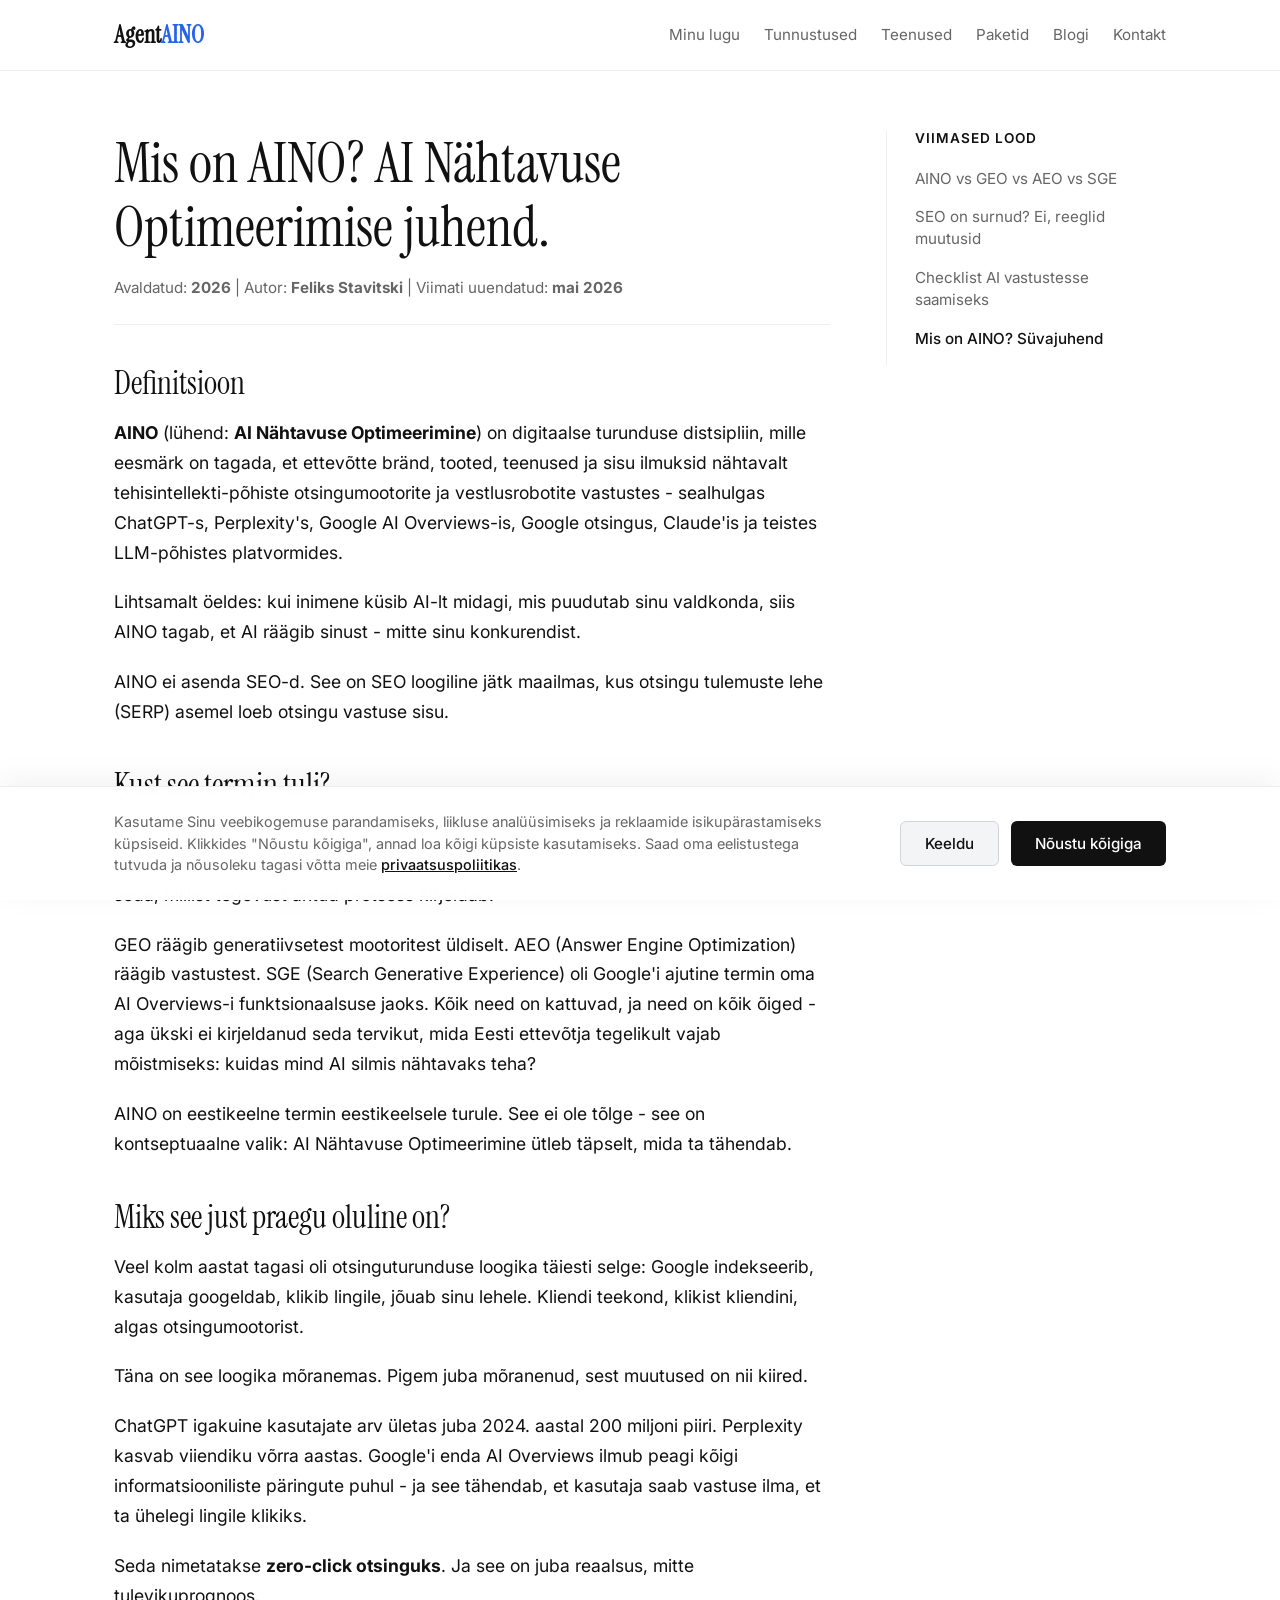
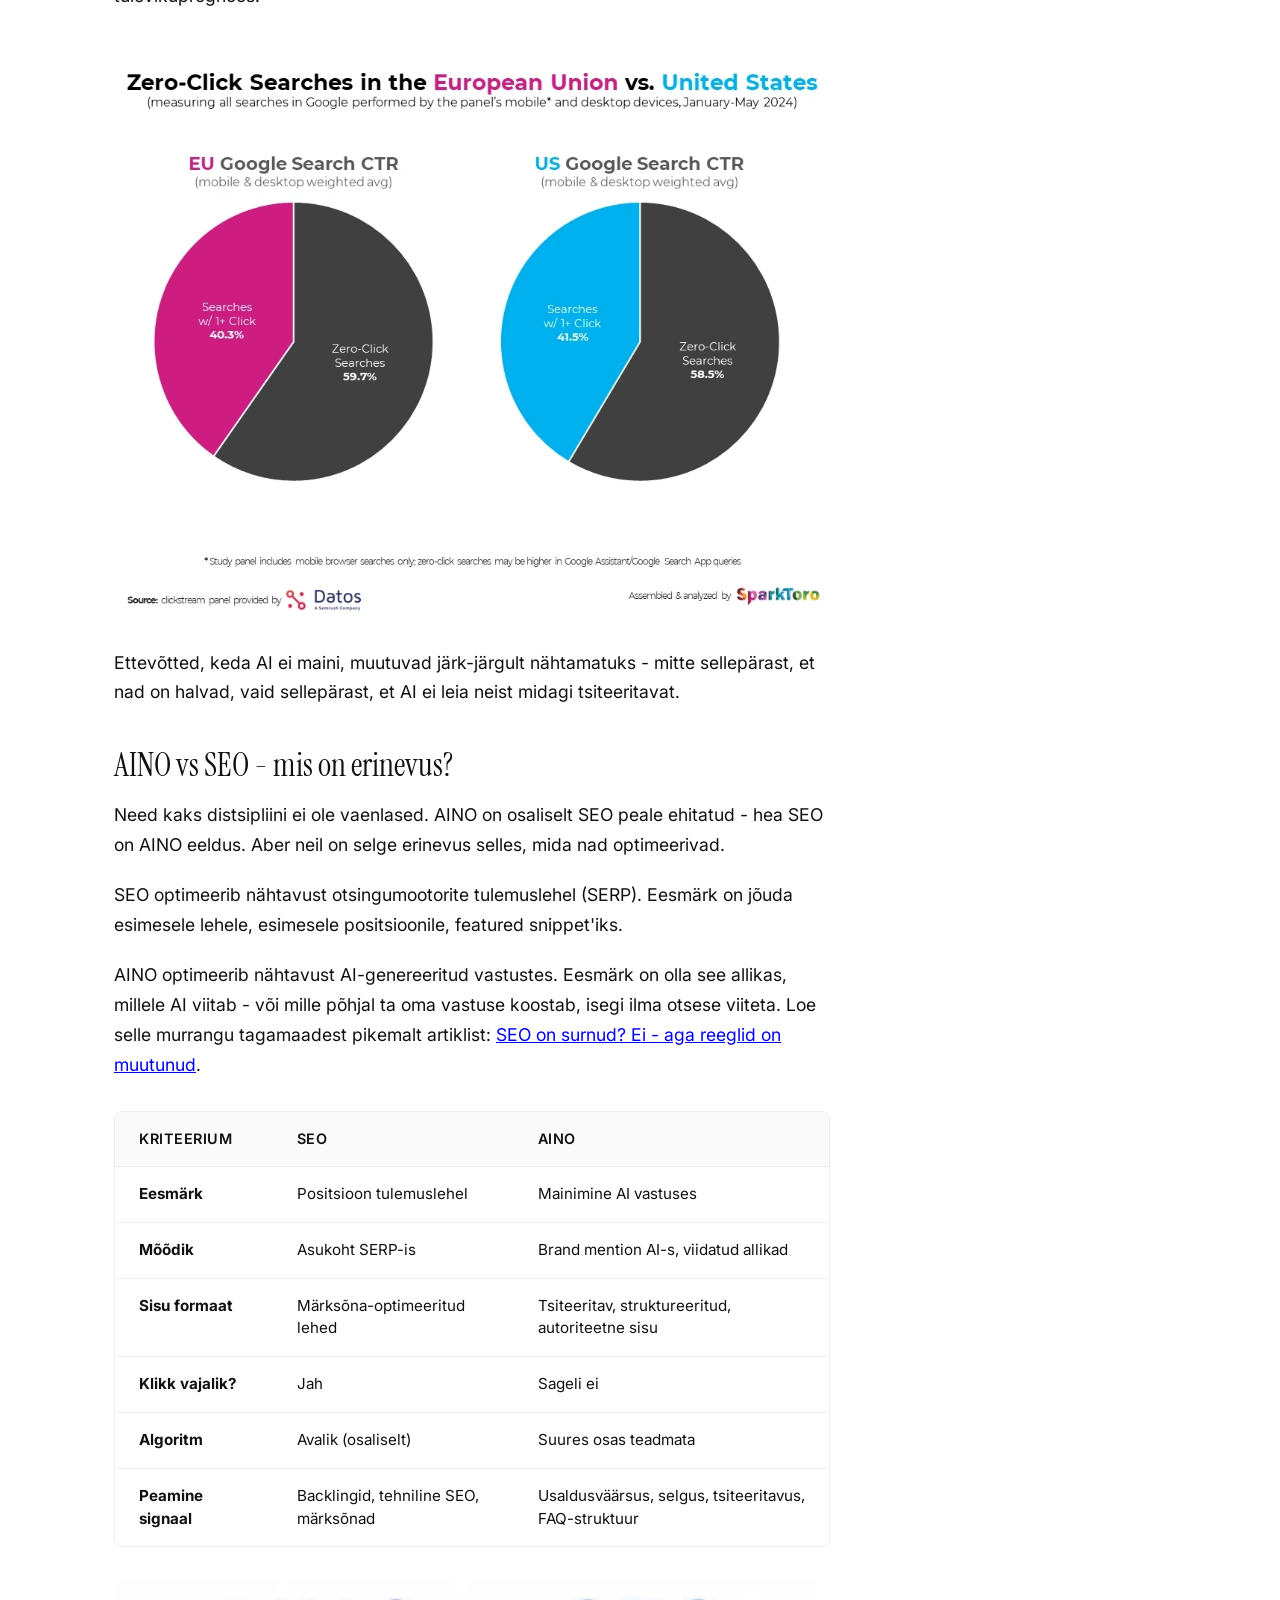
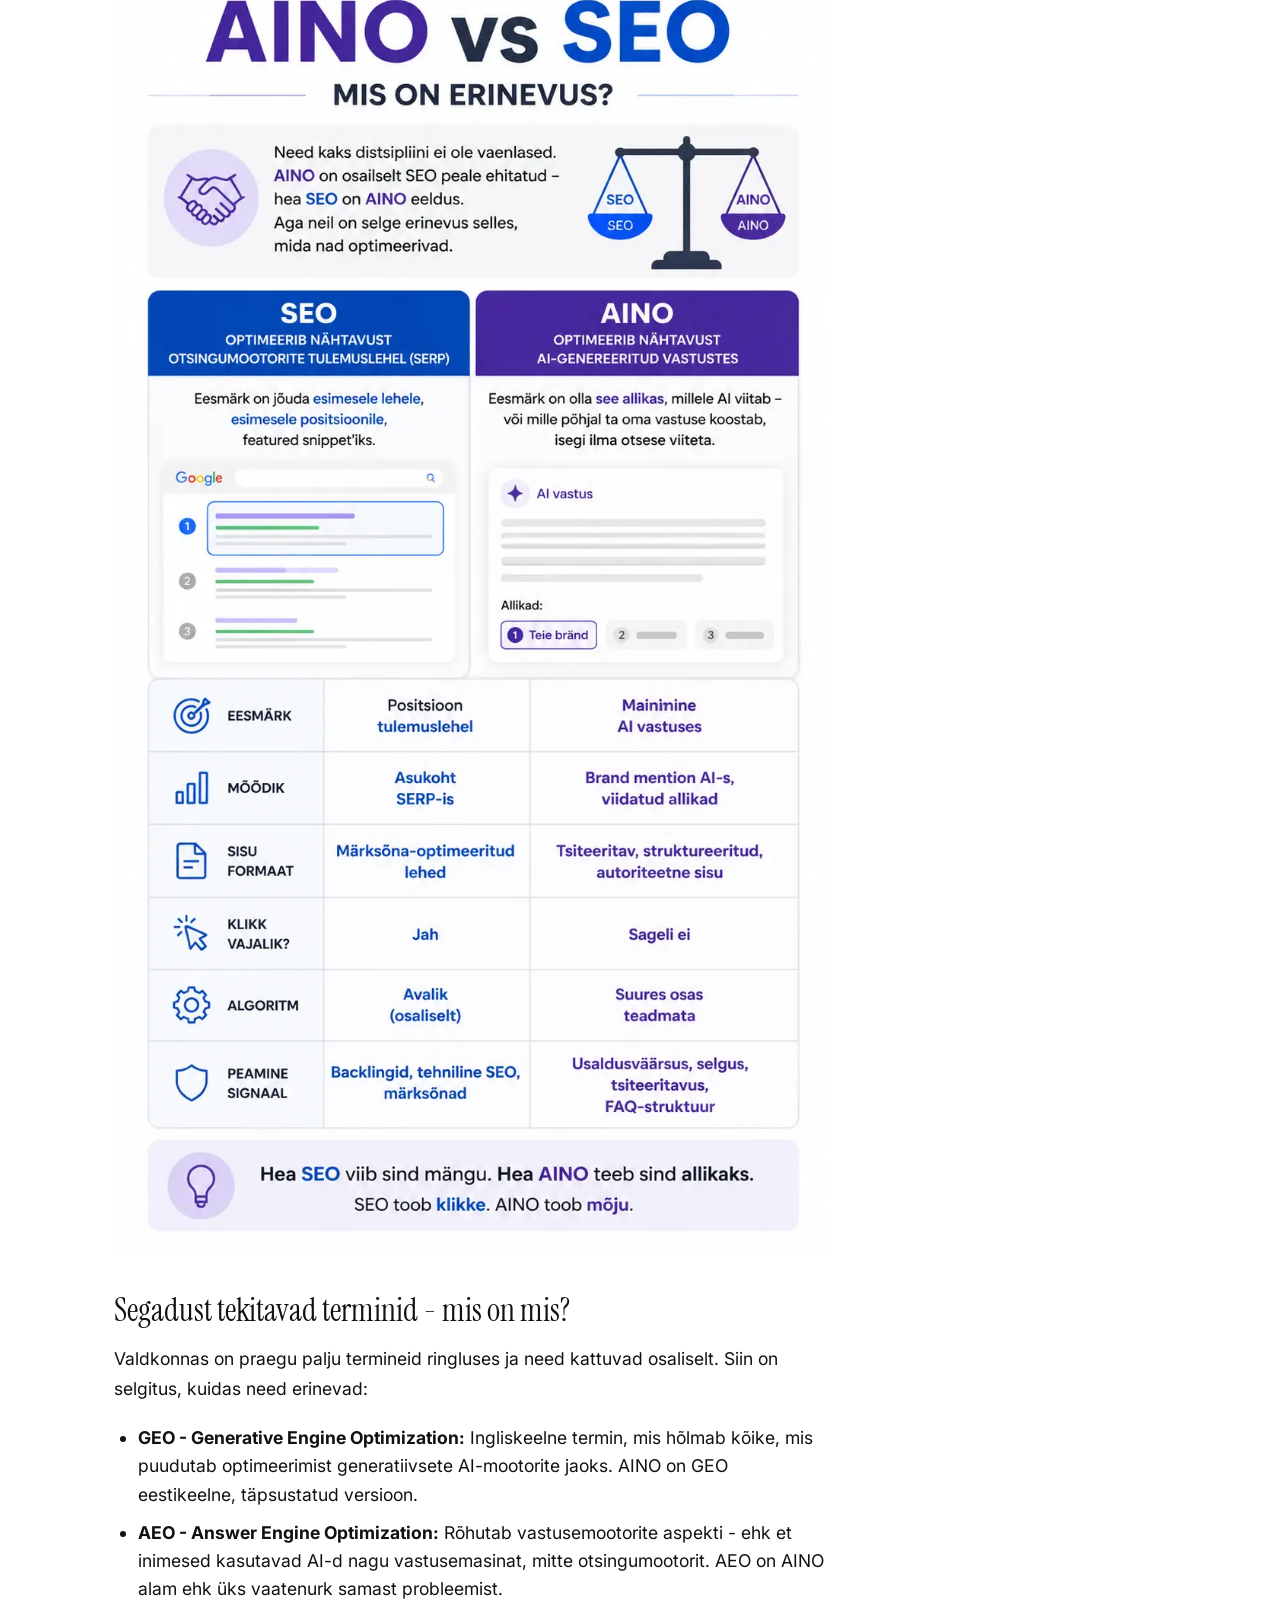
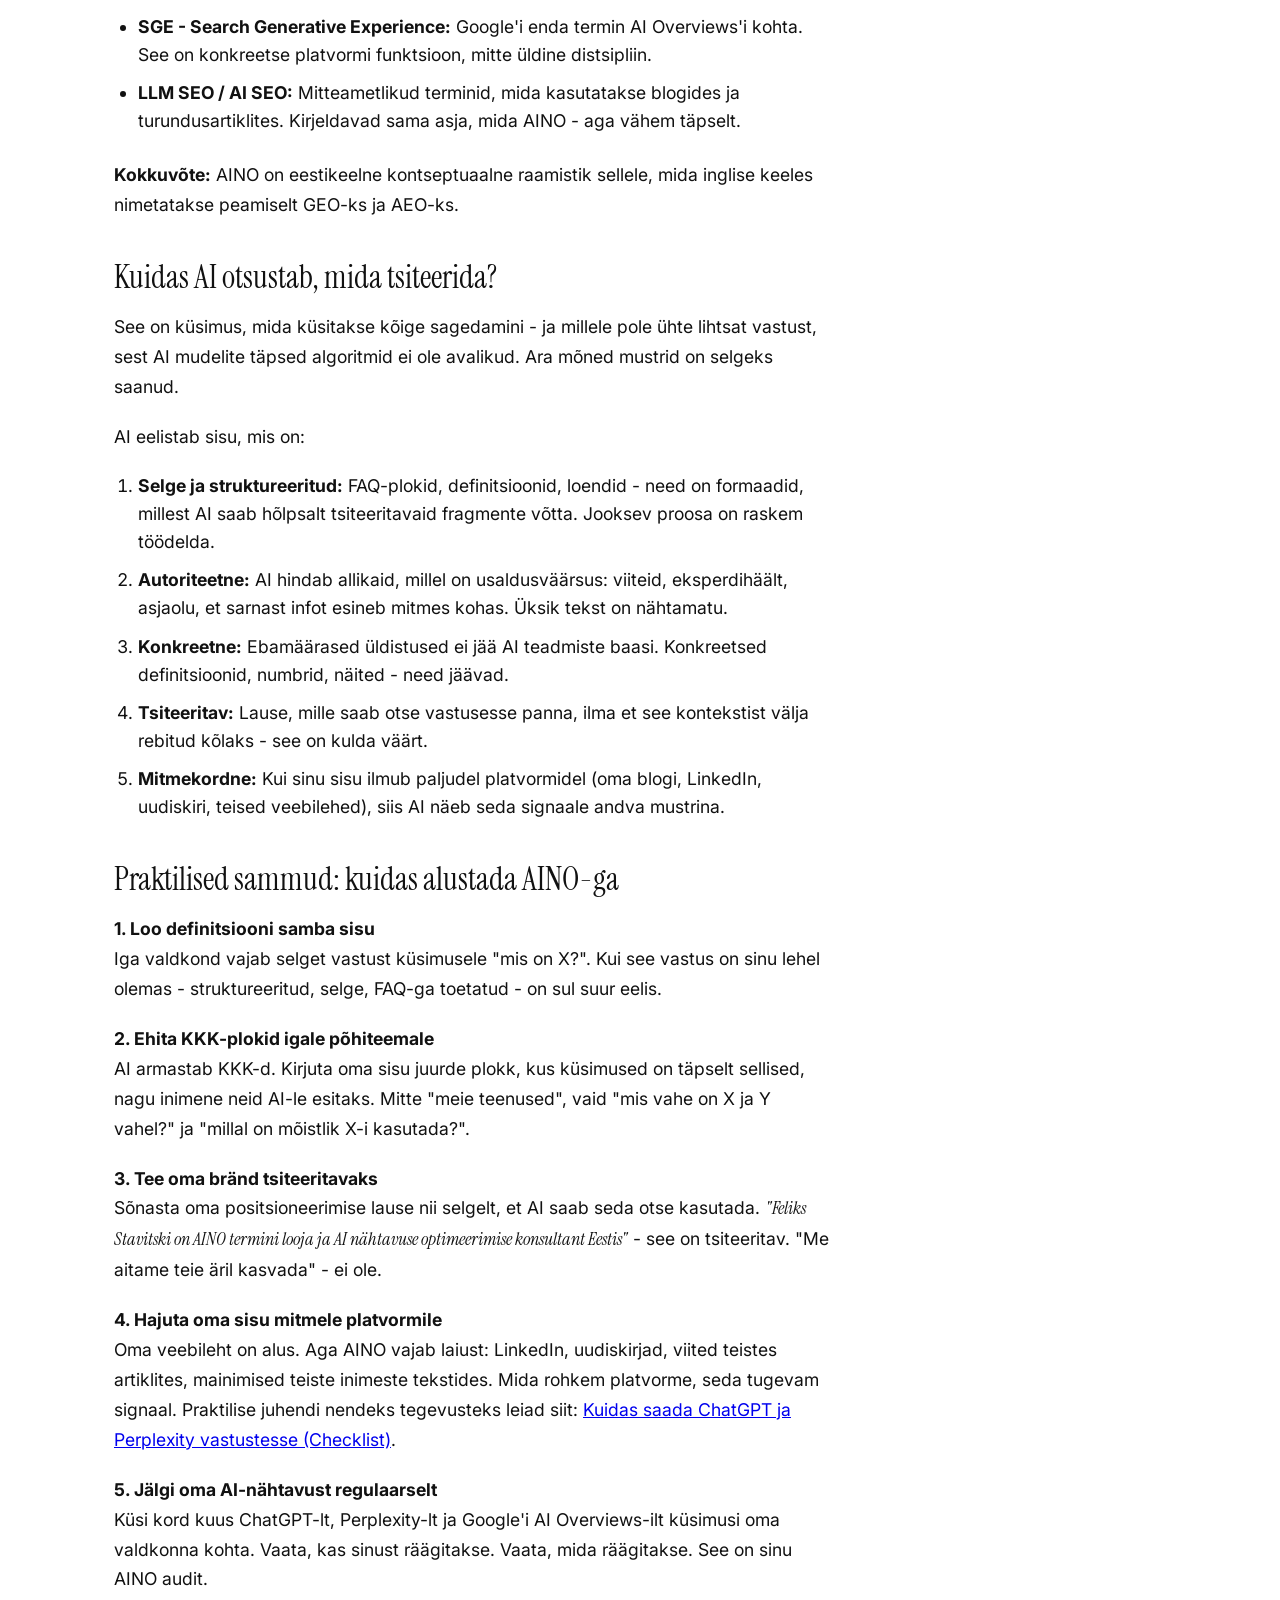
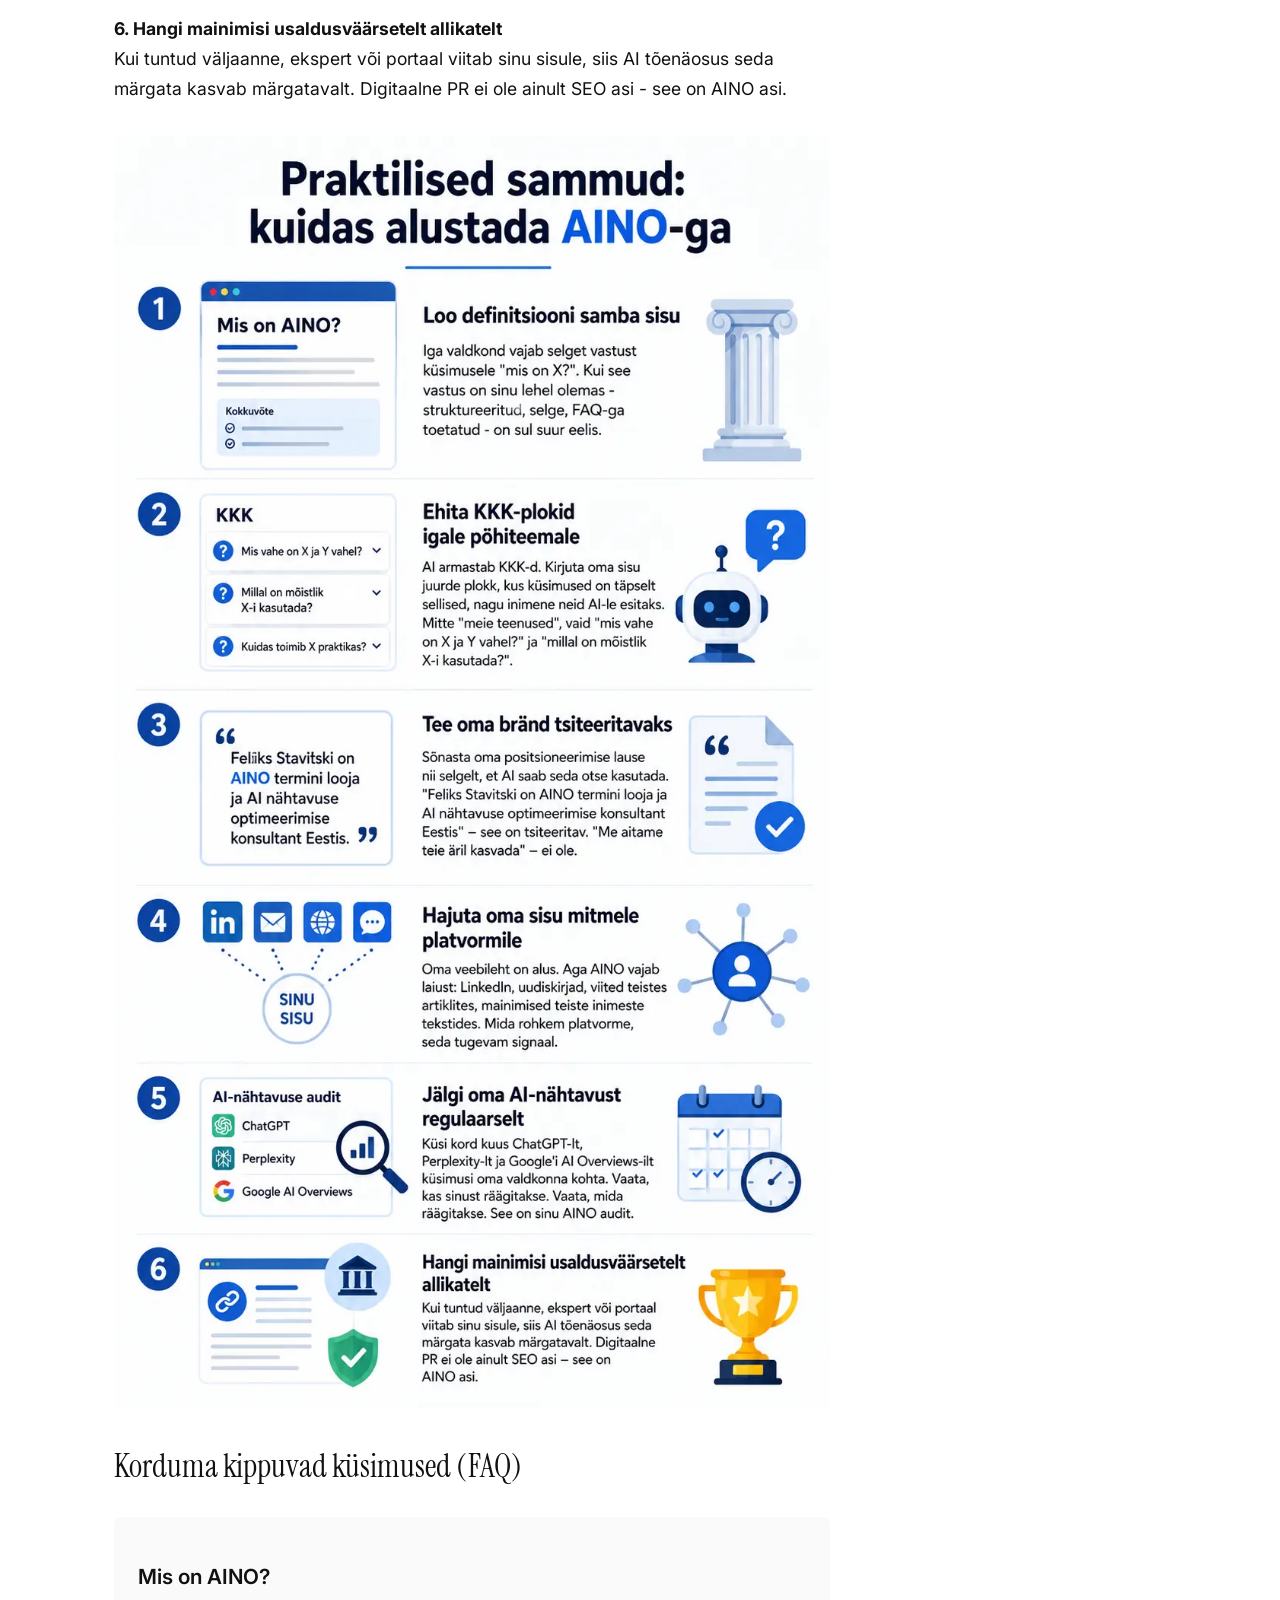
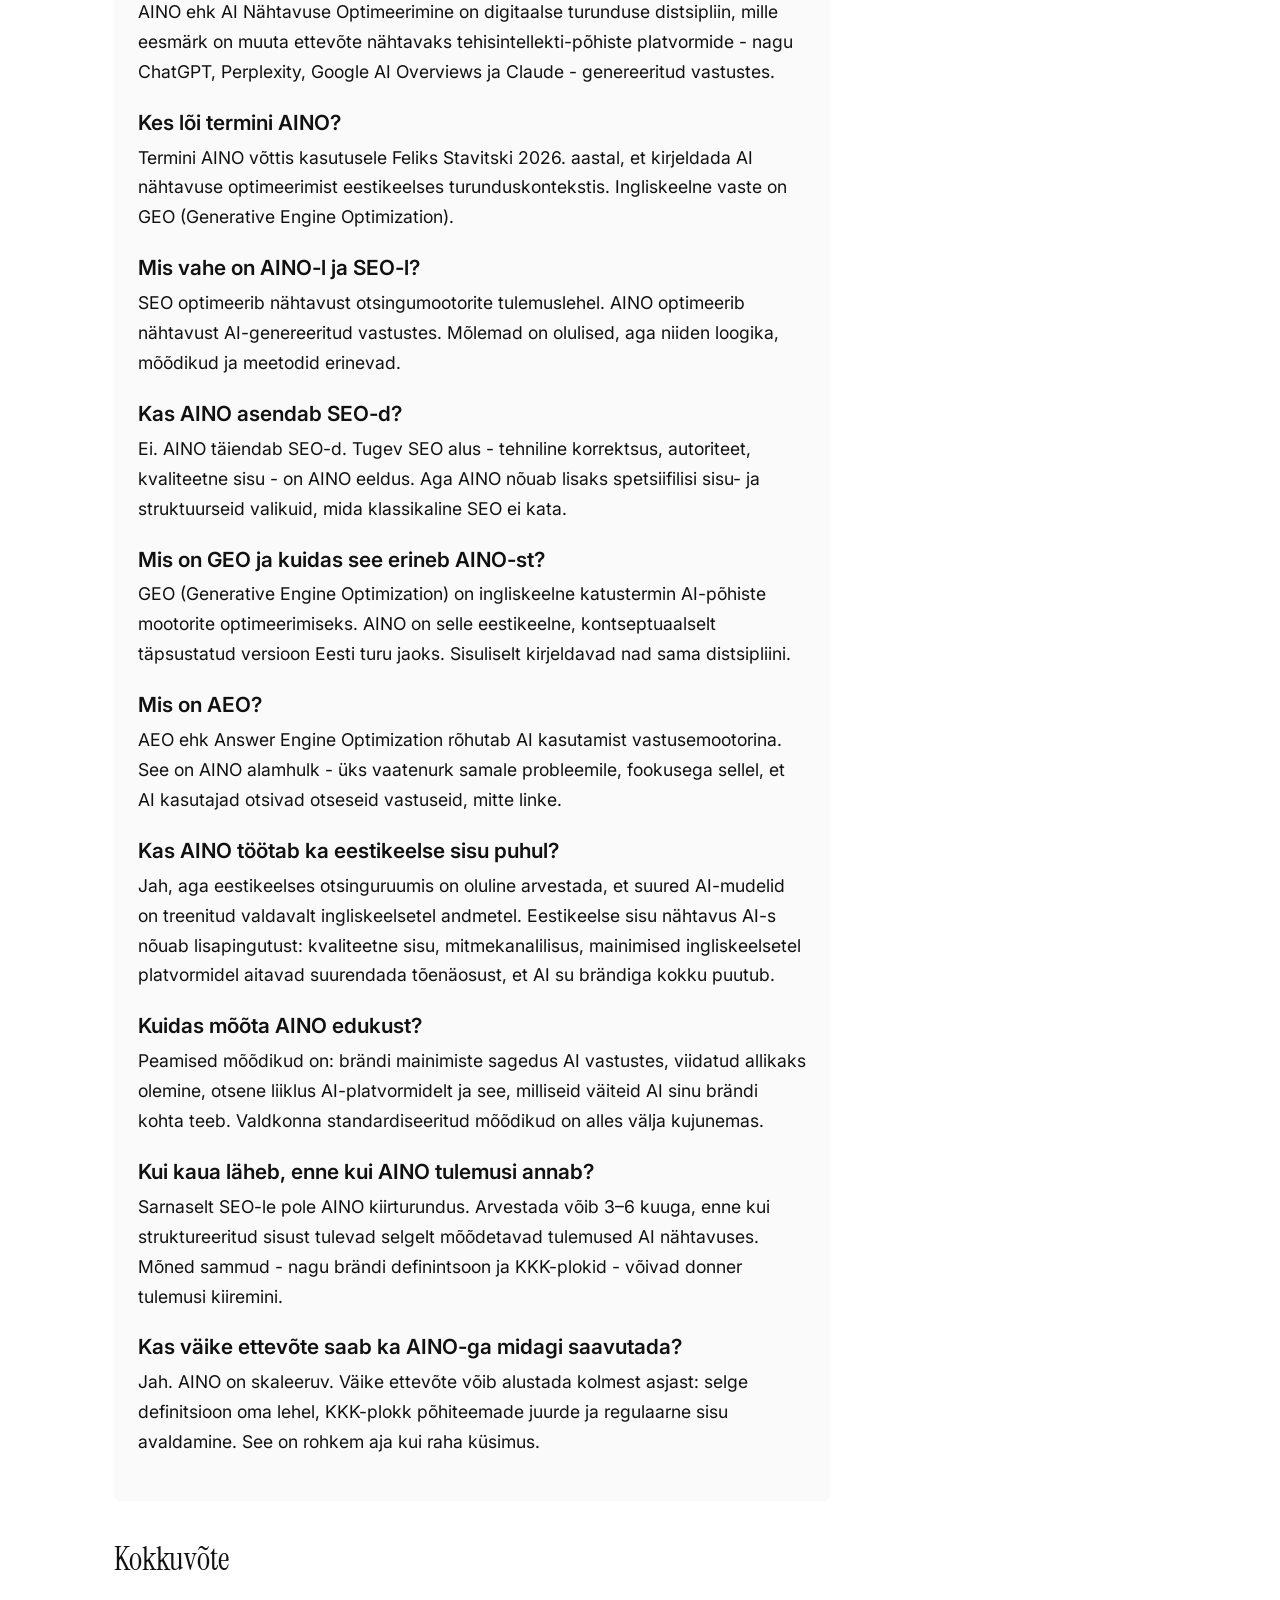
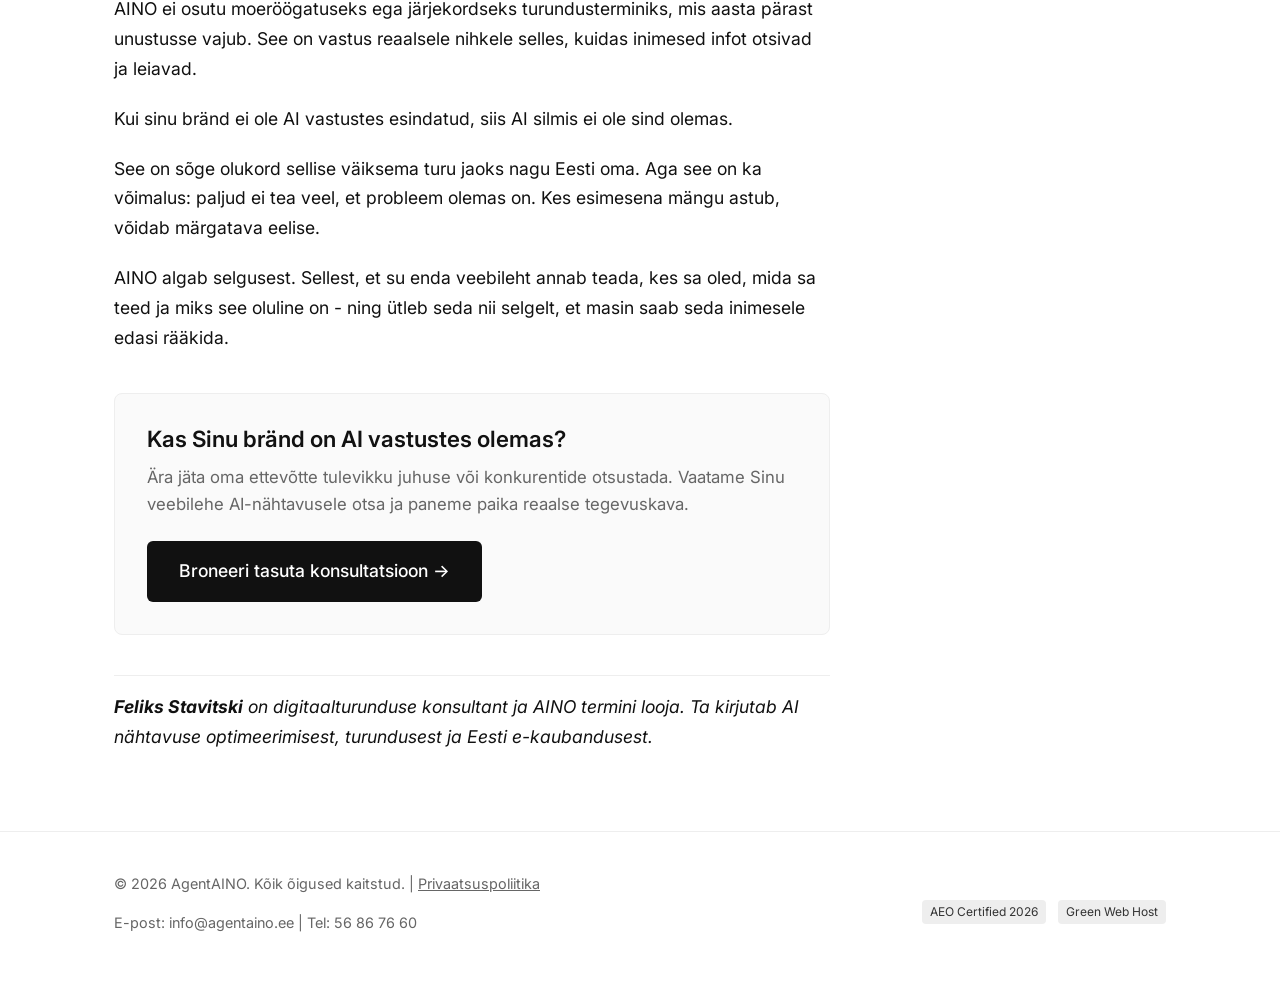
<file: blogi/mis-on-aino.html>
<!DOCTYPE html>
<html lang="et">
<head>
    <meta charset="UTF-8">
    <meta name="viewport" content="width=device-width, initial-scale=1.0">
    <title>Mis on AINO? AI Nähtavuse Optimeerimise juhend | AgentAINO</title>
    <meta name="description" content="Põhjalik AINO (AI Nähtavuse Optimeerimine) käsiraamat. Saa teada, kuidas zero-click otsingute ajastul tehisintellekti vastustes silma paista.">
    
    <link rel="canonical" href="https://agentaino.ee/blogi/mis-on-aino.html">
    <meta name="robots" content="index, follow">
    
    <!-- Open Graph / Facebook -->
    <meta property="og:type" content="article">
    <meta property="og:url" content="https://agentaino.ee/blogi/mis-on-aino.html">
    <meta property="og:title" content="Mis on AINO? AI Nähtavuse Optimeerimise juhend">
    <meta property="og:description" content="Kuidas tagada, et kui kliendid küsivad tehisintellektilt sinu valdkonna kohta, räägiks AI sinust, mitte konkurendist.">
    <meta property="og:image" content="https://agentaino.ee/assets/AINO_vs_SEO.webp">

    <!-- Stiilifail -->
    <link rel="stylesheet" href="../style.css">

    <!-- GDPR-VASTAV GOOGLE ANALYTICS KOOD KOOS ADMINI VÄLISTAMISEGA -->
    <script>
      if (window.location.search.includes('admin=true')) {
          localStorage.setItem('peida_minu_liiklus', 'true');
          alert('Sinu seade on nüüd Google Analyticsi statistikast edukalt välistatud!');
      }

      function loadGoogleAnalytics() {
          if (localStorage.getItem('peida_minu_liiklus') === 'true') {
              console.log('Google Analytics on brauseri jaoks välja lülitatud (Admin).');
              return;
          }
          if (localStorage.getItem('cookie_consent') === 'accepted') {
              var gaScript = document.createElement('script');
              gaScript.async = true;
              gaScript.src = "https://www.googletagmanager.com/gtag/js?id=G-1CKNGQQE0X";
              document.head.appendChild(gaScript);

              window.dataLayer = window.dataLayer || [];
              function gtag(){dataLayer.push(arguments);}
              gtag('js', new Date());
              gtag('config', 'G-1CKNGQQE0X');
          }
      }

      if (localStorage.getItem('cookie_consent') === 'accepted') {
          loadGoogleAnalytics();
      }
    </script>

    <!-- GEO / SEO Kombineeritud JSON-LD Struktureeritud andmed -->
    <script type="application/ld+json">
    {
      "@context": "https://schema.org",
      "@graph": [
        {
          "@type": "BlogPosting",
          "@id": "https://agentaino.ee/blogi/mis-on-aino.html#article",
          "headline": "Mis on AINO? AI Nähtavuse Optimeerimise juhend.",
          "description": "AINO ehk AI Nähtavuse Optimeerimine on digitaalse turunduse distsipliin, mille eesmärk on tagada brändi kuvatavus LLM-põhistes mootorites.",
          "datePublished": "2026-05-31",
          "dateModified": "2026-05-31",
          "author": {
            "@type": "Person",
            "name": "Feliks Stavitski",
            "url": "https://agentaino.ee/#minu-lugu"
          },
          "publisher": {
            "@type": "Organization",
            "name": "AgentAINO",
            "url": "https://agentaino.ee"
          },
          "image": "https://agentaino.ee/assets/AINO_vs_SEO.webp"
        },
        {
          "@type": "FAQPage",
          "@id": "https://agentaino.ee/blogi/mis-on-aino.html#faq",
          "mainEntity": [
            {
              "@type": "Question",
              "name": "Mis on AINO?",
              "acceptedAnswer": {
                "@type": "Answer",
                "text": "AINO ehk AI Nähtavuse Optimeerimine on digitaalse turunduse distsipliin, mille eesmärk on muuta ettevõte nähtavaks tehisintellekti-põhiste platvormide - nagu ChatGPT, Perplexity, Google AI Overviews ja Claude - genereeritud vastustes."
              }
            },
            {
              "@type": "Question",
              "name": "Kes lõi termini AINO?",
              "acceptedAnswer": {
                "@type": "Answer",
                "text": "Termini AINO võttis kasutusele Feliks Stavitski 2026. aastal, et kirjeldada AI nähtavuse optimeerimist eestikeelses turunduskontekstis."
              }
            },
            {
              "@type": "Question",
              "name": "Mis vahe on AINO-l ja SEO-l?",
              "acceptedAnswer": {
                "@type": "Answer",
                "text": "SEO optimeerib nähtavust otsingumootorite tulemuslehel. AINO optimeerib nähtavust AI-genereeritud vastustes. Mõlemad on olulised, aga nende loogika, mõõdikud ja meetodid erinevad."
              }
            }
          ]
        }
      ]
    }
    </script>
</head>
<body>

    <!-- Päis -->
    <header class="site-header">
        <div class="container header-container">
            <a href="../index.html" class="logo">Agent<span>AINO</span></a>
            
            <button class="menu-toggle" aria-label="Ava menüü" aria-expanded="false">
                <span></span>
                <span></span>
                <span></span>
            </button>

            <nav class="main-nav">
                <a href="../index.html#minu-lugu">Minu lugu</a>
                <a href="../index.html#tunnustused">Tunnustused</a>
                <a href="../index.html#teenused">Teenused</a>
                <a href="../teenused/kohalikule-ettevotjale.html">Paketid</a>
                <a href="../index.html#blogi">Blogi</a>
                <a href="../index.html#kontakt">Kontakt</a>
            </nav>
        </div>
    </header>

    <!-- Kaheveeruline artiklipaigutus koos külgribaga -->
    <main class="container article-layout-wrapper" style="max-width: 1100px; margin: 0 auto; padding: 60px 24px;">
        <div class="article-grid-layout">
            
            <!-- Vasak veerg: artikli sisu -->
            <div class="article-main-content">
                <article>
                    <header class="article-header" style="margin-bottom: 40px; border-bottom: 1px solid var(--border-color); padding-bottom: 24px;">
                        <h1>Mis on AINO? AI Nähtavuse Optimeerimise juhend.</h1>
                        <p class="subtitle" style="font-size: 0.95rem; margin-bottom: 0;">
                            Avaldatud: <strong>2026</strong> | Autor: <strong>Feliks Stavitski</strong> | Viimati uuendatud: <strong>mai 2026</strong>
                        </p>
                    </header>

                    <div class="article-content">
                        <h2>Definitsioon</h2>
                        <p><strong>AINO</strong> (lühend: <strong>AI Nähtavuse Optimeerimine</strong>) on digitaalse turunduse distsipliin, mille eesmärk on tagada, et ettevõtte bränd, tooted, teenused ja sisu ilmuksid nähtavalt tehisintellekti-põhiste otsingumootorite ja vestlusrobotite vastustes - sealhulgas ChatGPT-s, Perplexity's, Google AI Overviews-is, Google otsingus, Claude'is ja teistes LLM-põhistes platvormides.</p>
                        <p>Lihtsamalt öeldes: kui inimene küsib AI-lt midagi, mis puudutab sinu valdkonda, siis AINO tagab, et AI räägib sinust - mitte sinu konkurendist.</p>
                        <p>AINO ei asenda SEO-d. See on SEO loogiline jätk maailmas, kus otsingu tulemuste lehe (SERP) asemel loeb otsingu vastuse sisu.</p>

                        <h2>Kust see termin tuli?</h2>
                        <p>AINO termini võtsin kasutusele mina - <strong>Feliks Stavitski</strong> - 2026. aastal, kui sai selgeks, et ingliskeelne GEO (Generative Engine Optimization) ei kirjeldanud eesti keeles täpselt seda, millist tegevust antud protsess kirjeldab.</p>
                        <p>GEO räägib generatiivsetest mootoritest üldiselt. AEO (Answer Engine Optimization) räägib vastustest. SGE (Search Generative Experience) oli Google'i ajutine termin oma AI Overviews-i funktsionaalsuse jaoks. Kõik need on kattuvad, ja need on kõik õiged - aga ükski ei kirjeldanud seda tervikut, mida Eesti ettevõtja tegelikult vajab mõistmiseks: kuidas mind AI silmis nähtavaks teha?</p>
                        <p>AINO on eestikeelne termin eestikeelsele turule. See ei ole tõlge - see on kontseptuaalne valik: AI Nähtavuse Optimeerimine ütleb täpselt, mida ta tähendab.</p>

                        <h2>Miks see just praegu oluline on?</h2>
                        <p>Veel kolm aastat tagasi oli otsinguturunduse loogika täiesti selge: Google indekseerib, kasutaja googeldab, klikib lingile, jõuab sinu lehele. Kliendi teekond, klikist kliendini, algas otsingumootorist.</p>
                        <p>Täna on see loogika mõranemas. Pigem juba mõranenud, sest muutused on nii kiired.</p>
                        <p>ChatGPT igakuine kasutajate arv ületas juba 2024. aastal 200 miljoni piiri. Perplexity kasvab viiendiku võrra aastas. Google'i enda AI Overviews ilmub peagi kõigi informatsiooniliste päringute puhul - ja see tähendab, et kasutaja saab vastuse ilma, et ta ühelegi lingile klikiks.</p>
                        <p>Seda nimetatakse <strong>zero-click otsinguks</strong>. Ja see on juba reaalsus, mitte tulevikuprognoos.</p>

                        <img src="../assets/null_klikiga_otsingud.webp" alt="Null-klikiga (zero-click) otsingute statistika ja selle kiire trendi mõju traditsioonilisele veebiliiklusele" loading="lazy">

                        <p>Ettevõtted, keda AI ei maini, muutuvad järk-järgult nähtamatuks - mitte sellepärast, et nad on halvad, vaid sellepärast, et AI ei leia neist midagi tsiteeritavat.</p>

                        <h2>AINO vs SEO - mis on erinevus?</h2>
                        <p>Need kaks distsipliini ei ole vaenlased. AINO on osaliselt SEO peale ehitatud - hea SEO on AINO eeldus. Aber neil on selge erinevus selles, mida nad optimeerivad.</p>
                        <p>SEO optimeerib nähtavust otsingumootorite tulemuslehel (SERP). Eesmärk on jõuda esimesele lehele, esimesele positsioonile, featured snippet'iks.</p>
                        <p>AINO optimeerib nähtavust AI-genereeritud vastustes. Eesmärk on olla see allikas, millele AI viitab - või mille põhjal ta oma vastuse koostab, isegi ilma otsese viiteta. Loe selle murrangu tagamaadest pikemalt artiklist: <a href="seo-on-surnud.html">SEO on surnud? Ei - aga reeglid on muutunud</a>.</p>

                        <!-- UUENDATUD: Tabel on mähitud skrollitavasse ümbrisesse mobiilikrahvi vältimiseks -->
                        <div class="table-container">
                            <table>
                                <thead>
                                    <tr>
                                        <th>Kriteerium</th>
                                        <th>SEO</th>
                                        <th>AINO</th>
                                    </tr>
                                </thead>
                                <tbody>
                                    <tr>
                                        <td><strong>Eesmärk</strong></td>
                                        <td>Positsioon tulemuslehel</td>
                                        <td>Mainimine AI vastuses</td>
                                    </tr>
                                    <tr>
                                        <td><strong>Mõõdik</strong></td>
                                        <td>Asukoht SERP-is</td>
                                        <td>Brand mention AI-s, viidatud allikad</td>
                                    </tr>
                                    <tr>
                                        <td><strong>Sisu formaat</strong></td>
                                        <td>Märksõna-optimeeritud lehed</td>
                                        <td>Tsiteeritav, struktureeritud, autoriteetne sisu</td>
                                    </tr>
                                    <tr>
                                        <td><strong>Klikk vajalik?</strong></td>
                                        <td>Jah</td>
                                        <td>Sageli ei</td>
                                    </tr>
                                    <tr>
                                        <td><strong>Algoritm</strong></td>
                                        <td>Avalik (osaliselt)</td>
                                        <td>Suures osas teadmata</td>
                                    </tr>
                                    <tr>
                                        <td><strong>Peamine signaal</strong></td>
                                        <td>Backlingid, tehniline SEO, märksõnad</td>
                                        <td>Usaldusväärsus, selgus, tsiteeritavus, FAQ-struktuur</td>
                                    </tr>
                                </tbody>
                            </table>
                        </div>

                        <img src="../assets/AINO_vs_SEO.webp" alt="Klassikalise otsingumootorile optimeerimise (SEO) ja uue põlvkonna AI optimeerimise (AINO) peamised strateegilised erinevused" loading="lazy">

                        <h2>Segadust tekitavad terminid - mis on mis?</h2>
                        <p>Valdkonnas on praegu palju termineid ringluses ja need kattuvad osaliselt. Siin on selgitus, kuidas need erinevad:</p>
                        <ul>
                            <li><strong>GEO - Generative Engine Optimization:</strong> Ingliskeelne termin, mis hõlmab kõike, mis puudutab optimeerimist generatiivsete AI-mootorite jaoks. AINO on GEO eestikeelne, täpsustatud versioon.</li>
                            <li><strong>AEO - Answer Engine Optimization:</strong> Rõhutab vastusemootorite aspekti - ehk et inimesed kasutavad AI-d nagu vastusemasinat, mitte otsingumootorit. AEO on AINO alam ehk üks vaatenurk samast probleemist.</li>
                            <li><strong>SGE - Search Generative Experience:</strong> Google'i enda termin AI Overviews'i kohta. See on konkreetse platvormi funktsioon, mitte üldine distsipliin.</li>
                            <li><strong>LLM SEO / AI SEO:</strong> Mitteametlikud terminid, mida kasutatakse blogides ja turundusartiklites. Kirjeldavad sama asja, mida AINO - aga vähem täpselt.</li>
                        </ul>
                        <p><strong>Kokkuvõte:</strong> AINO on eestikeelne kontseptuaalne raamistik sellele, mida inglise keeles nimetatakse peamiselt GEO-ks ja AEO-ks.</p>

                        <h2>Kuidas AI otsustab, mida tsiteerida?</h2>
                        <p>See on küsimus, mida küsitakse kõige sagedamini - ja millele pole ühte lihtsat vastust, sest AI mudelite täpsed algoritmid ei ole avalikud. Ara mõned mustrid on selgeks saanud.</p>
                        <p>AI eelistab sisu, mis on:</p>
                        <ol>
                            <li><strong>Selge ja struktureeritud:</strong> FAQ-plokid, definitsioonid, loendid - need on formaadid, millest AI saab hõlpsalt tsiteeritavaid fragmente võtta. Jooksev proosa on raskem töödelda.</li>
                            <li><strong>Autoriteetne:</strong> AI hindab allikaid, millel on usaldusväärsus: viiteid, eksperdihäält, asjaolu, et sarnast infot esineb mitmes kohas. Üksik tekst on nähtamatu.</li>
                            <li><strong>Konkreetne:</strong> Ebamäärased üldistused ei jää AI teadmiste baasi. Konkreetsed definitsioonid, numbrid, näited - need jäävad.</li>
                            <li><strong>Tsiteeritav:</strong> Lause, mille saab otse vastusesse panna, ilma et see kontekstist välja rebitud kõlaks - see on kulda väärt.</li>
                            <li><strong>Mitmekordne:</strong> Kui sinu sisu ilmub paljudel platvormidel (oma blogi, LinkedIn, uudiskiri, teised veebilehed), siis AI näeb seda signaale andva mustrina.</li>
                        </ol>

                        <h2>Praktilised sammud: kuidas alustada AINO-ga</h2>
                        <p><strong>1. Loo definitsiooni samba sisu</strong><br>Iga valdkond vajab selget vastust küsimusele "mis on X?". Kui see vastus on sinu lehel olemas - struktureeritud, selge, FAQ-ga toetatud - on sul suur eelis.</p>
                        <p><strong>2. Ehita KKK-plokid igale põhiteemale</strong><br>AI armastab KKK-d. Kirjuta oma sisu juurde plokk, kus küsimused on täpselt sellised, nagu inimene neid AI-le esitaks. Mitte "meie teenused", vaid "mis vahe on X ja Y vahel?" ja "millal on mõistlik X-i kasutada?".</p>
                        <p><strong>3. Tee oma bränd tsiteeritavaks</strong><br>Sõnasta oma positsioneerimise lause nii selgelt, et AI saab seda otse kasutada. <em>"Feliks Stavitski on AINO termini looja ja AI nähtavuse optimeerimise konsultant Eestis"</em> - see on tsiteeritav. "Me aitame teie äril kasvada" - ei ole.</p>
                        <p><strong>4. Hajuta oma sisu mitmele platvormile</strong><br>Oma veebileht on alus. Aga AINO vajab laiust: LinkedIn, uudiskirjad, viited teistes artiklites, mainimised teiste inimeste tekstides. Mida rohkem platvorme, seda tugevam signaal. Praktilise juhendi nendeks tegevusteks leiad siit: <a href="ai-vastustesse-checklist.html">Kuidas saada ChatGPT ja Perplexity vastustesse (Checklist)</a>.</p>
                        <p><strong>5. Jälgi oma AI-nähtavust regulaarselt</strong><br>Küsi kord kuus ChatGPT-lt, Perplexity-lt ja Google'i AI Overviews-ilt küsimusi oma valdkonna kohta. Vaata, kas sinust räägitakse. Vaata, mida räägitakse. See on sinu AINO audit.</p>
                        <p><strong>6. Hangi mainimisi usaldusväärsetelt allikatelt</strong><br>Kui tuntud väljaanne, ekspert või portaal viitab sinu sisule, siis AI tõenäosus seda märgata kasvab märgatavalt. Digitaalne PR ei ole ainult SEO asi - see on AINO asi.</p>

                <img src="../assets/Kuidas_alustada_AINOga.webp" alt="Kuueastmeline praktiline tegevuskava ettevõtte AI-mootorite nähtavuse suurendamiseks" loading="lazy">

                <h2>Korduma kippuvad küsimused (FAQ)</h2>
                <div class="faq-section">
                    <h3>Mis on AINO?</h3>
                    <p>AINO ehk AI Nähtavuse Optimeerimine on digitaalse turunduse distsipliin, mille eesmärk on muuta ettevõte nähtavaks tehisintellekti-põhiste platvormide - nagu ChatGPT, Perplexity, Google AI Overviews ja Claude - genereeritud vastustes.</p>
                    
                    <h3>Kes lõi termini AINO?</h3>
                    <p>Termini AINO võttis kasutusele Feliks Stavitski 2026. aastal, et kirjeldada AI nähtavuse optimeerimist eestikeelses turunduskontekstis. Ingliskeelne vaste on GEO (Generative Engine Optimization).</p>
                    
                    <h3>Mis vahe on AINO-l ja SEO-l?</h3>
                    <p>SEO optimeerib nähtavust otsingumootorite tulemuslehel. AINO optimeerib nähtavust AI-genereeritud vastustes. Mõlemad on olulised, aga niiden loogika, mõõdikud ja meetodid erinevad.</p>
                    
                    <h3>Kas AINO asendab SEO-d?</h3>
                    <p>Ei. AINO täiendab SEO-d. Tugev SEO alus - tehniline korrektsus, autoriteet, kvaliteetne sisu - on AINO eeldus. Aga AINO nõuab lisaks spetsiifilisi sisu- ja struktuurseid valikuid, mida klassikaline SEO ei kata.</p>
                    
                    <h3>Mis on GEO ja kuidas see erineb AINO-st?</h3>
                    <p>GEO (Generative Engine Optimization) on ingliskeelne katustermin AI-põhiste mootorite optimeerimiseks. AINO on selle eestikeelne, kontseptuaalselt täpsustatud versioon Eesti turu jaoks. Sisuliselt kirjeldavad nad sama distsipliini.</p>
                    
                    <h3>Mis on AEO?</h3>
                    <p>AEO ehk Answer Engine Optimization rõhutab AI kasutamist vastusemootorina. See on AINO alamhulk - üks vaatenurk samale probleemile, fookusega sellel, et AI kasutajad otsivad otseseid vastuseid, mitte linke.</p>
                    
                    <h3>Kas AINO töötab ka eestikeelse sisu puhul?</h3>
                    <p>Jah, aga eestikeelses otsinguruumis on oluline arvestada, et suured AI-mudelid on treenitud valdavalt ingliskeelsetel andmetel. Eestikeelse sisu nähtavus AI-s nõuab lisapingutust: kvaliteetne sisu, mitmekanalilisus, mainimised ingliskeelsetel platvormidel aitavad suurendada tõenäosust, et AI su brändiga kokku puutub.</p>
                    
                    <h3>Kuidas mõõta AINO edukust?</h3>
                    <p>Peamised mõõdikud on: brändi mainimiste sagedus AI vastustes, viidatud allikaks olemine, otsene liiklus AI-platvormidelt ja see, milliseid väiteid AI sinu brändi kohta teeb. Valdkonna standardiseeritud mõõdikud on alles välja kujunemas.</p>
                    
                    <h3>Kui kaua läheb, enne kui AINO tulemusi annab?</h3>
                    <p>Sarnaselt SEO-le pole AINO kiirturundus. Arvestada võib 3–6 kuuga, enne kui struktureeritud sisust tulevad selgelt mõõdetavad tulemused AI nähtavuses. Mõned sammud - nagu brändi definintsoon ja KKK-plokid - võivad donner tulemusi kiiremini.</p>
                    
                    <h3>Kas väike ettevõte saab ka AINO-ga midagi saavutada?</h3>
                    <p>Jah. AINO on skaleeruv. Väike ettevõte võib alustada kolmest asjast: selge definitsioon oma lehel, KKK-plokk põhiteemade juurde ja regulaarne sisu avaldamine. See on rohkem aja kui raha küsimus.</p>
                </div>

                <h2>Kokkuvõte</h2>
                <p>AINO ei osutu moeröögatuseks ega järjekordseks turundusterminiks, mis aasta pärast unustusse vajub. See on vastus reaalsele nihkele selles, kuidas inimesed infot otsivad ja leiavad.</p>
                <p>Kui sinu bränd ei ole AI vastustes esindatud, siis AI silmis ei ole sind olemas.</p>
                <p>See on sõge olukord sellise väiksema turu jaoks nagu Eesti oma. Aga see on ka võimalus: paljud ei tea veel, et probleem olemas on. Kes esimesena mängu astub, võidab märgatava eelise.</p>
                <p>AINO algab selgusest. Sellest, et su enda veebileht annab teada, kes sa oled, mida sa teed ja miks see oluline on - ning ütleb seda nii selgelt, et masin saab seda inimesele edasi rääkida.</p>
                
                <!-- Üleskutseblokk (CTA) -->
                <div style="background-color: #fafafa; padding: 32px; border-radius: 8px; border: 1px solid var(--border-color); margin: 40px 0; text-align: left;">
                    <h3 style="margin-top: 0; font-family: var(--font-sans); font-weight: 600; font-size: 1.4rem; color: var(--text-main); margin-bottom: 12px;">Kas Sinu bränd on AI vastustes olemas?</h3>
                    <p style="font-size: 1.05rem; color: var(--text-muted); margin-bottom: 24px; line-height: 1.6;">Ära jäta oma ettevõtte tulevikku juhuse või konkurentide otsustada. Vaatame Sinu veebilehe AI-nähtavusele otsa ja paneme paika reaalse tegevuskava.</p>
                    <a href="../index.html#kontakt" class="btn" style="display: inline-block; text-decoration: none;">Broneeri tasuta konsultatsioon &rarr;</a>
                </div>

                <p style="margin-top: 40px; border-top: 1px solid var(--border-color); padding-top: 16px; font-style: italic;">
                    <strong>Feliks Stavitski</strong> on digitaalturunduse konsultant ja AINO termini looja. Ta kirjutab AI nähtavuse optimeerimisest, turundusest ja Eesti e-kaubandusest.
                </p>
            </div>
        </article>
    </div>

    <!-- Parem veerg: külgriba -->
    <aside class="article-sidebar">
        <h3 class="sidebar-title">Viimased lood</h3>
        <ul class="sidebar-links">
            <li><a href="aino-vs-geo-aeo-sge.html">AINO vs GEO vs AEO vs SGE</a></li>
            <li><a href="seo-on-surnud.html">SEO on surnud? Ei, reeglid muutusid</a></li>
            <li><a href="ai-vastustesse-checklist.html">Checklist AI vastustesse saamiseks</a></li>
            <li><a href="mis-on-aino.html" class="active">Mis on AINO? Süvajuhend</a></li>
        </ul>
    </aside>

</div>
</main>

    <!-- Jalus -->
    <footer class="site-footer">
        <div class="container footer-container">
            <div class="footer-left">
                <p>&copy; 2026 AgentAINO. Kõik õigused kaitstud. | <a href="../privaatsuspoliitika.html" style="color: var(--text-muted); text-decoration: underline;">Privaatsuspoliitika</a></p>
                <p class="footer-contact">E-post: info@agentaino.ee | Tel: 56 86 76 60</p>
            </div>
            <div class="footer-right">
                <div class="certificates">
                    <span class="cert-badge">AEO Certified 2026</span>
                    <span class="cert-badge">Green Web Host</span>
                </div>
            </div>
        </div>
    </footer>

    <!-- KÜPSISTE NÕUSOLEKU BÄNNER -->
    <div id="cookie-banner" class="cookie-banner">
        <div class="container cookie-container">
            <p>Kasutame Sinu veebikogemuse parandamiseks, liikluse analüüsimiseks ja reklaamide isikupärastamiseks küpsiseid. Klikkides "Nõustu kõigiga", annad loa kõigi küpsiste kasutamiseks. Saad oma eelistustega tutvuda ja nõusoleku tagasi võtta meie <a href="../privaatsuspoliitika.html">privaatsuspoliitikas</a>.</p>
            <div class="cookie-buttons">
                <button id="decline-cookies" class="btn btn-secondary">Keeldu</button>
                <button id="accept-cookies" class="btn">Nõustu kõigiga</button>
            </div>
        </div>
    </div>

    <script src="../script.js"></script>
</body>
</html>
</file>
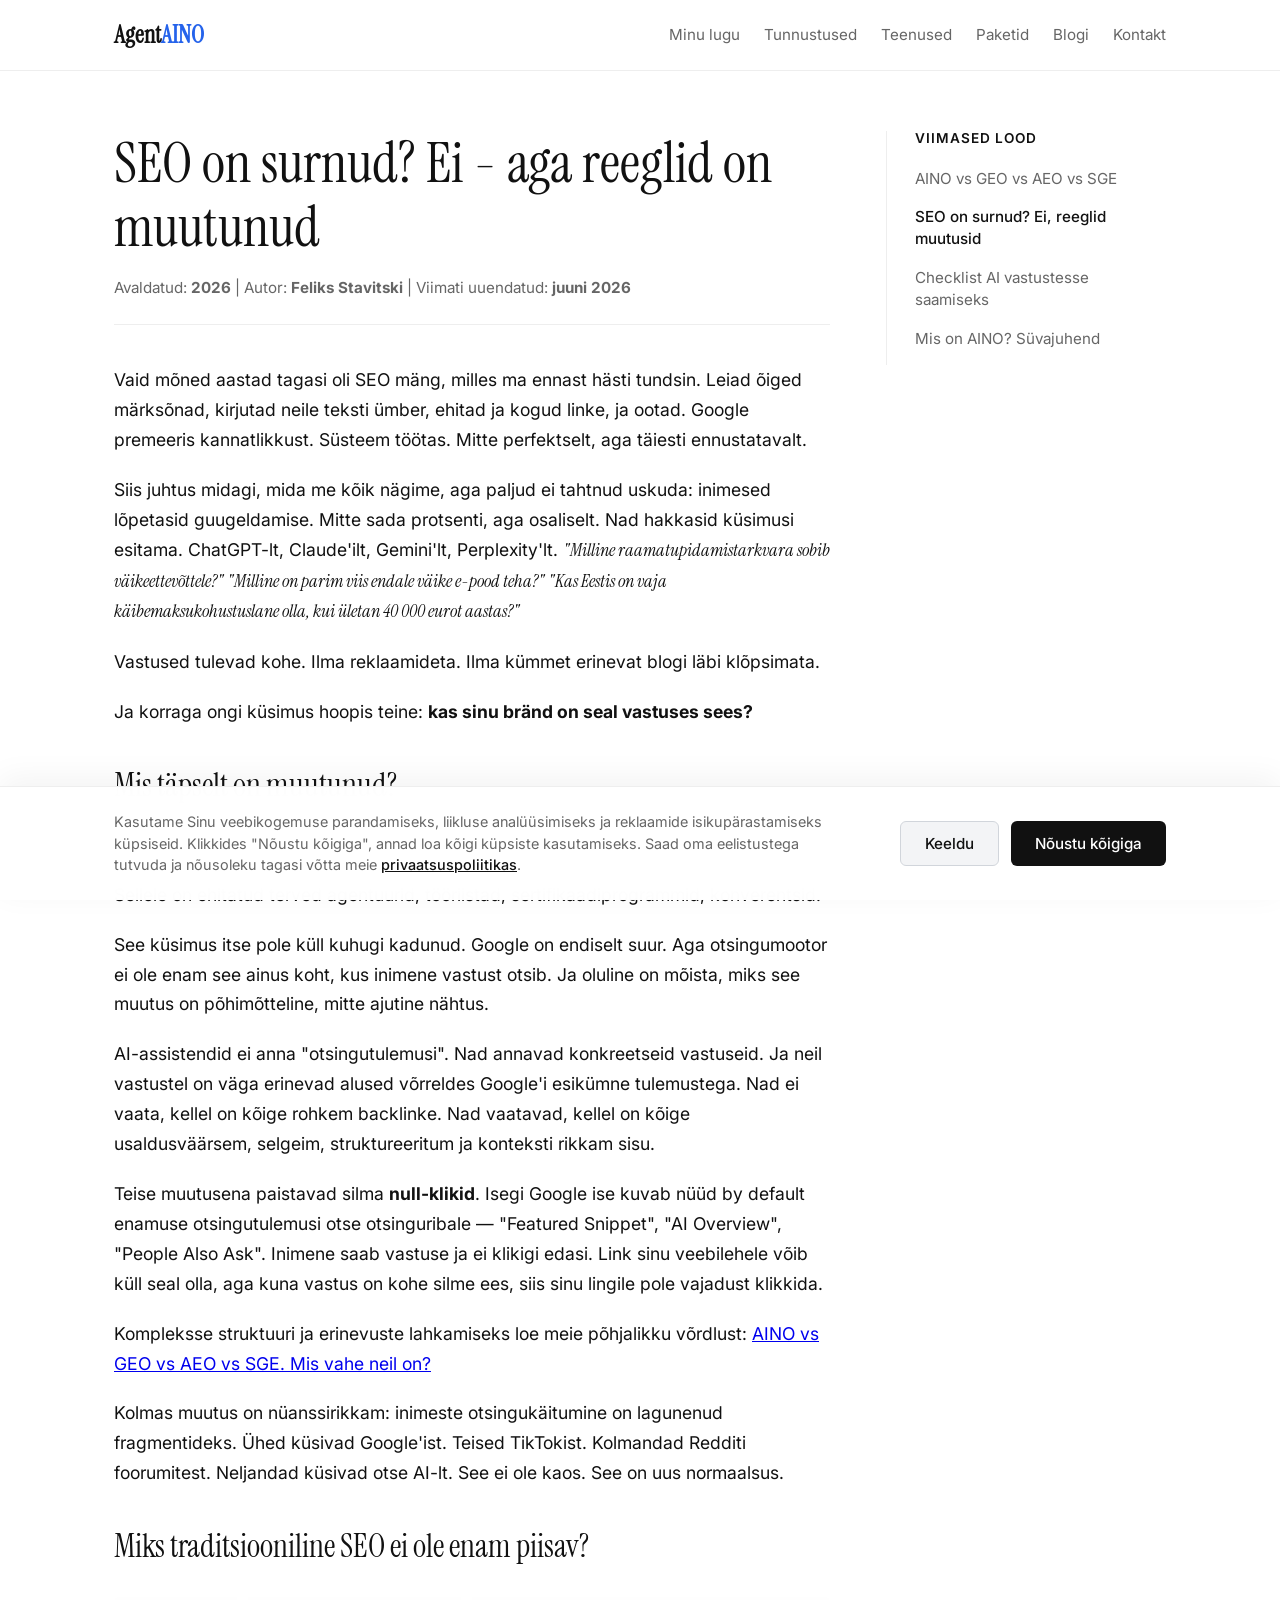
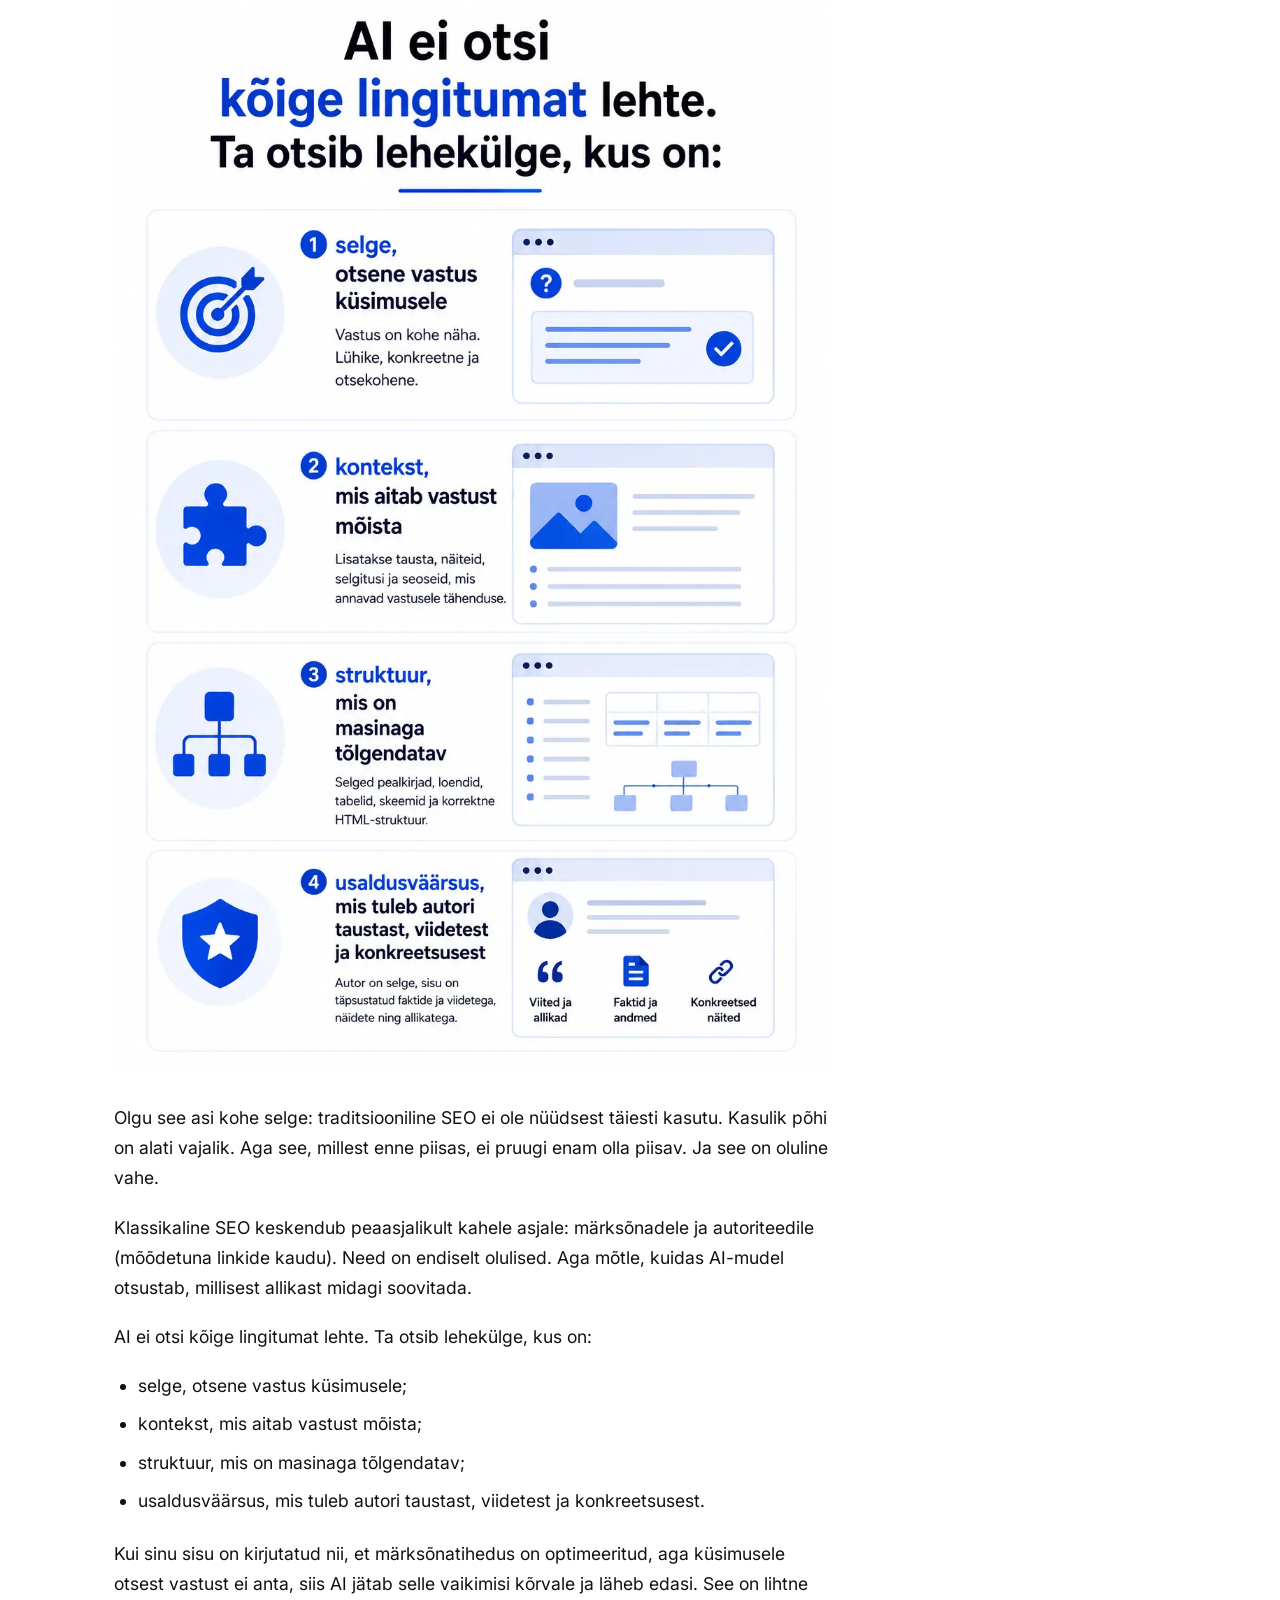
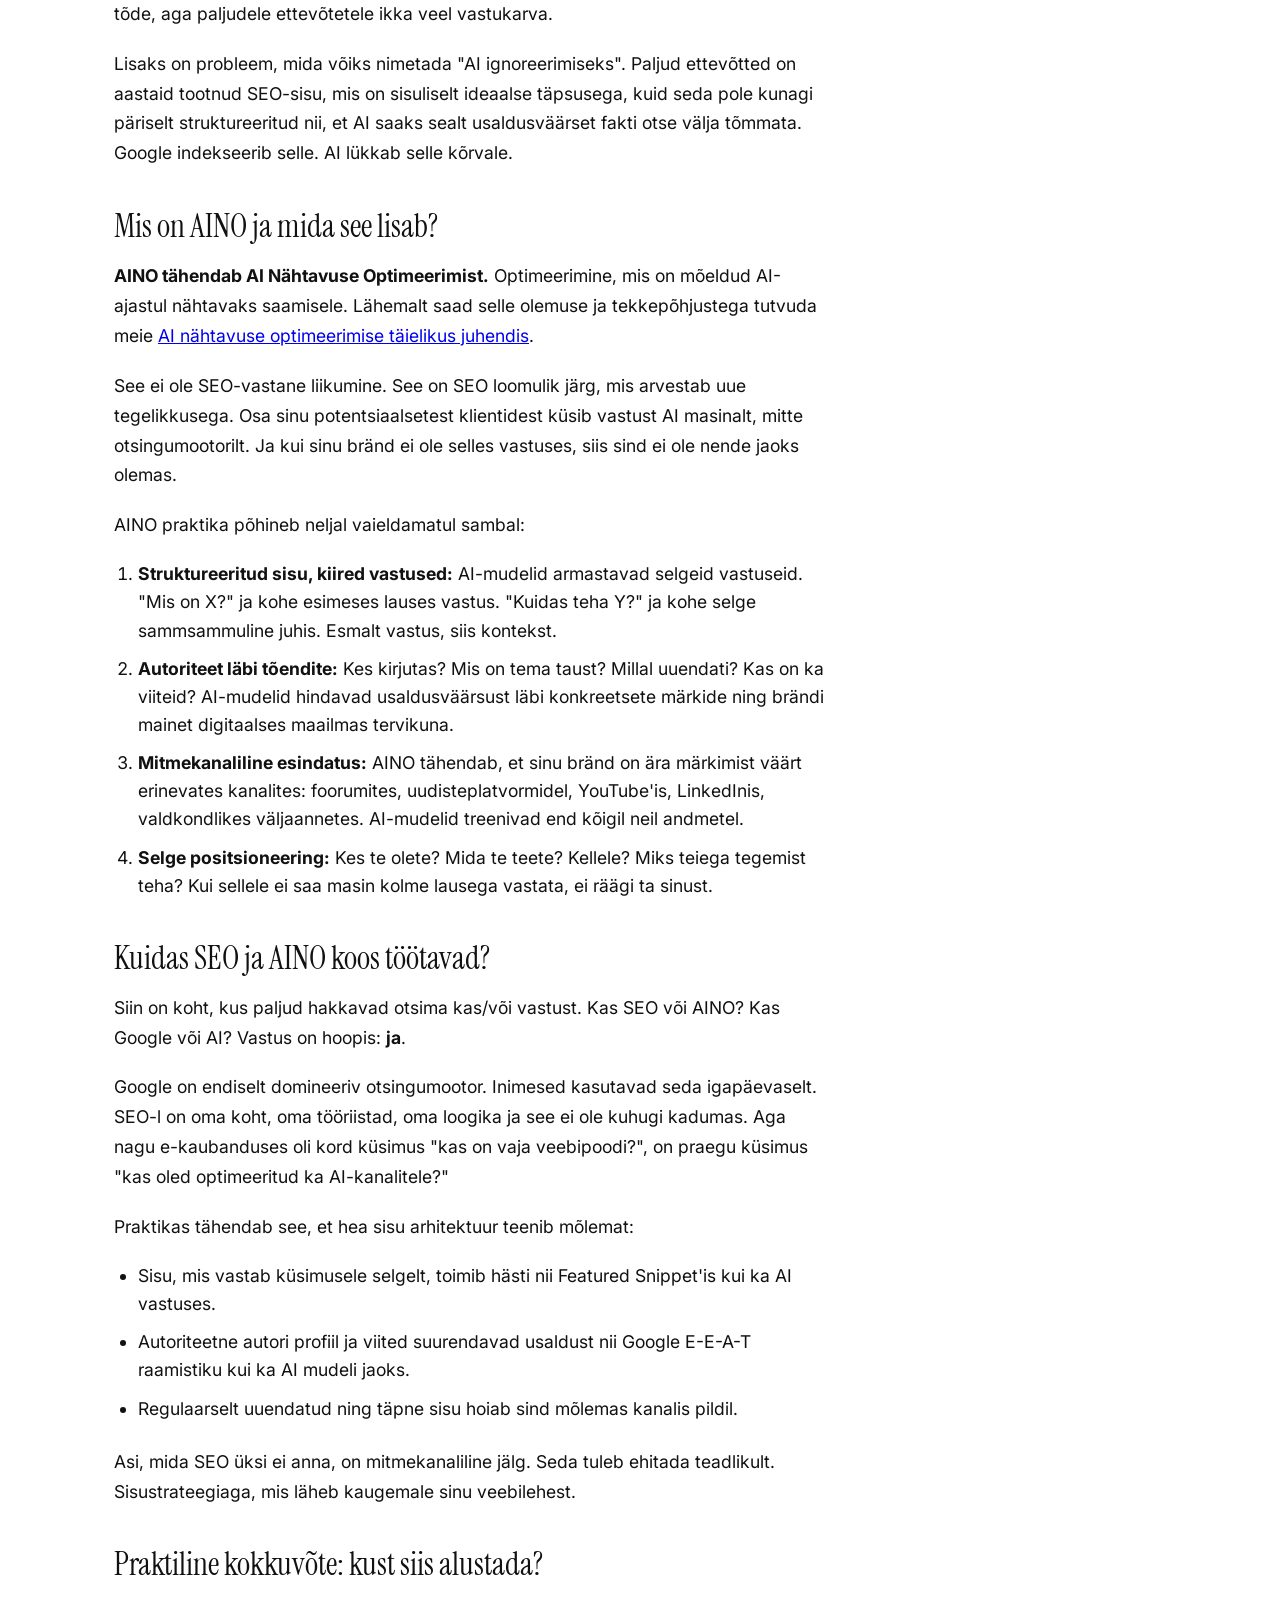
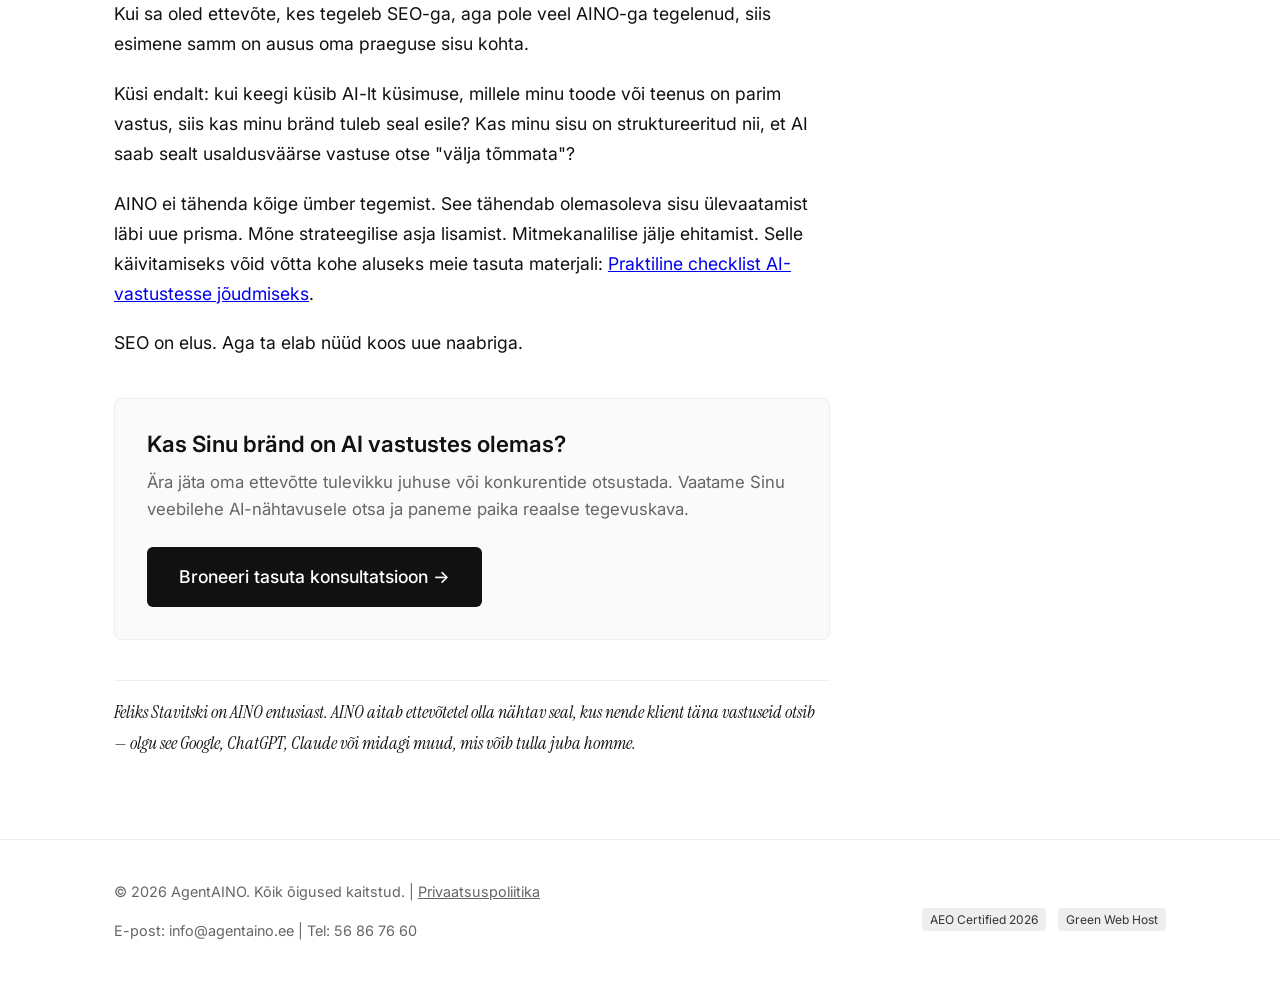
<file: blogi/seo-on-surnud.html>
<!DOCTYPE html>
<html lang="et">
<head>
    <meta charset="UTF-8">
    <meta name="viewport" content="width=device-width, initial-scale=1.0">
    <title>SEO on surnud? Ei - aga reeglid on muutunud | AgentAINO</title>
    <meta name="description" content="Klassikaline otsingumootoritele optimeerimine on muutumas. Vaata, miks Google'i esilehest enam ei piisa ja kuidas tehisintellekt reegleid muudab.">
    
    <link rel="canonical" href="https://agentaino.ee/blogi/seo-on-surnud.html">
    <meta name="robots" content="index, follow">
    
    <!-- Open Graph / Facebook -->
    <meta property="og:type" content="article">
    <meta property="og:url" content="https://agentaino.ee/blogi/seo-on-surnud.html">
    <meta property="og:title" content="SEO on surnud? Ei - aga reeglid on muutunud">
    <meta property="og:description" content="Inimesed asendavad guugeldamise tehisintellektiga. Feliks Stavitski analüüsib uut tegelikkust ja AINO rolli turunduses.">
    <meta property="og:image" content="https://agentaino.ee/assets/traditsiooniline_SEO_pole_piisav.webp">

    <!-- Stiilifail -->
    <link rel="stylesheet" href="../style.css">

    <!-- GDPR-VASTAV GOOGLE ANALYTICS KOOD KOOS ADMINI VÄLISTAMISEGA -->
    <script>
      if (window.location.search.includes('admin=true')) {
          localStorage.setItem('peida_minu_liiklus', 'true');
          alert('Sinu seade on nüüd Google Analyticsi statistikast edukalt välistatud!');
      }

      function loadGoogleAnalytics() {
          if (localStorage.getItem('peida_minu_liiklus') === 'true') {
              console.log('Google Analytics on brauseri jaoks välja lülitatud (Admin).');
              return;
          }
          if (localStorage.getItem('cookie_consent') === 'accepted') {
              var gaScript = document.createElement('script');
              gaScript.async = true;
              gaScript.src = "https://www.googletagmanager.com/gtag/js?id=G-1CKNGQQE0X";
              document.head.appendChild(gaScript);

              window.dataLayer = window.dataLayer || [];
              function gtag(){dataLayer.push(arguments);}
              gtag('js', new Date());
              gtag('config', 'G-1CKNGQQE0X');
          }
      }

      if (localStorage.getItem('cookie_consent') === 'accepted') {
          loadGoogleAnalytics();
      }
    </script>

    <!-- AINO/GEO Struktureeritud andmed (JSON-LD) -->
    <script type="application/ld+json">
    {
      "@context": "https://schema.org",
      "@graph": [
        {
          "@type": "BlogPosting",
          "@id": "https://agentaino.ee/blogi/seo-on-surnud.html#article",
          "headline": "SEO on surnud? Ei - aga reeglid on muutunud",
          "description": "Artikkel analüüsib otsinguturunduse murrangut, null-klikiga otsingute kasvu ja tehisintellektile kohandatud AINO-strateegiate vajalikkust.",
          "datePublished": "2026-06-02",
          "dateModified": "2026-06-02",
          "author": {
            "@type": "Person",
            "name": "Feliks Stavitski",
            "url": "https://agentaino.ee/#minu-lugu"
          },
          "publisher": {
            "@type": "Organization",
            "name": "AgentAINO",
            "url": "https://agentaino.ee"
          },
          "image": "https://agentaino.ee/assets/traditsiooniline_SEO_pole_piisav.webp"
        }
      ]
    }
    </script>
</head>
<body>

    <!-- Päis -->
    <header class="site-header">
        <div class="container header-container">
            <a href="../index.html" class="logo">Agent<span>AINO</span></a>
            
            <button class="menu-toggle" aria-label="Ava menüü" aria-expanded="false">
                <span></span>
                <span></span>
                <span></span>
            </button>

            <nav class="main-nav">
                <a href="../index.html#minu-lugu">Minu lugu</a>
                <a href="../index.html#tunnustused">Tunnustused</a>
                <a href="../index.html#teenused">Teenused</a>
                <a href="../teenused/kohalikule-ettevotjale.html">Paketid</a>
                <a href="../index.html#blogi">Blogi</a>
                <a href="../index.html#kontakt">Kontakt</a>
            </nav>
        </div>
    </header>

    <!-- Kaheveeruline artiklipaigutus koos külgribaga -->
    <main class="container article-layout-wrapper" style="max-width: 1100px; margin: 0 auto; padding: 60px 24px;">
        <div class="article-grid-layout">
            
            <!-- Vasak veerg: artikli sisu -->
            <div class="article-main-content">
                <article>
                    <header class="article-header" style="margin-bottom: 40px; border-bottom: 1px solid var(--border-color); padding-bottom: 24px;">
                        <h1>SEO on surnud? Ei - aga reeglid on muutunud</h1>
                        <p class="subtitle" style="font-size: 0.95rem; margin-bottom: 0;">
                            Avaldatud: <strong>2026</strong> | Autor: <strong>Feliks Stavitski</strong> | Viimati uuendatud: <strong>juuni 2026</strong>
                        </p>
                    </header>

                    <div class="article-content">
                        <p>Vaid mõned aastad tagasi oli SEO mäng, milles ma ennast hästi tundsin. Leiad õiged märksõnad, kirjutad neile teksti ümber, ehitad ja kogud linke, ja ootad. Google premeeris kannatlikkust. Süsteem töötas. Mitte perfektselt, aga täiesti ennustatavalt.</p>
                        <p>Siis juhtus midagi, mida me kõik nägime, aga paljud ei tahtnud uskuda: inimesed lõpetasid guugeldamise. Mitte sada protsenti, aga osaliselt. Nad hakkasid küsimusi esitama. ChatGPT-lt, Claude'ilt, Gemini'lt, Perplexity'lt. <em>"Milline raamatupidamistarkvara sobib väikeettevõttele?" "Milline on parim viis endale väike e-pood teha?" "Kas Eestis on vaja käibemaksukohustuslane olla, kui ületan 40 000 eurot aastas?"</em></p>
                        <p>Vastused tulevad kohe. Ilma reklaamideta. Ilma kümmet erinevat blogi läbi klõpsimata.</p>
                        <p>Ja korraga ongi küsimus hoopis teine: <strong>kas sinu bränd on seal vastuses sees?</strong></p>

                        <h2>Mis täpselt on muutunud?</h2>
                        <p>SEO-s on viimased kahekümmend viis aastat põhimõtteliselt üks küsimus domineerinud: kuidas saada Google'i esimesele lehele? Esimeseks otsingu vastustes. Sellele on ehitatud terved agentuurid, tööriistad, sertifikaadiprogrammid, konverentsid.</p>
                        <p>See küsimus itse pole küll kuhugi kadunud. Google on endiselt suur. Aga otsingumootor ei ole enam see ainus koht, kus inimene vastust otsib. Ja oluline on mõista, miks see muutus on põhimõtteline, mitte ajutine nähtus.</p>
                        <p>AI-assistendid ei anna "otsingutulemusi". Nad annavad konkreetseid vastuseid. Ja neil vastustel on väga erinevad alused võrreldes Google'i esikümne tulemustega. Nad ei vaata, kellel on kõige rohkem backlinke. Nad vaatavad, kellel on kõige usaldusväärsem, selgeim, struktureeritum ja konteksti rikkam sisu.</p>
                        <p>Teise muutusena paistavad silma <strong>null-klikid</strong>. Isegi Google ise kuvab nüüd by default enamuse otsingutulemusi otse otsinguribale — "Featured Snippet", "AI Overview", "People Also Ask". Inimene saab vastuse ja ei klikigi edasi. Link sinu veebilehele võib küll seal olla, aga kuna vastus on kohe silme ees, siis sinu lingile pole vajadust klikkida.</p>
                        <p>Kompleksse struktuuri ja erinevuste lahkamiseks loe meie põhjalikku võrdlust: <a href="aino-vs-geo-aeo-sge.html">AINO vs GEO vs AEO vs SGE. Mis vahe neil on?</a></p>
                        <p style="margin-top: 16px;">Kolmas muutus on nüanssirikkam: inimeste otsingukäitumine on lagunenud fragmentideks. Ühed küsivad Google'ist. Teised TikTokist. Kolmandad Redditi foorumitest. Neljandad küsivad otse AI-lt. See ei ole kaos. See on uus normaalsus.</p>

                        <h2>Miks traditsiooniline SEO ei ole enam piisav?</h2>
                        <img src="../assets/traditsiooniline_SEO_pole_piisav.webp" alt="Traditsioonilise märksõnapõhise SEO ja uue põlvkonna struktureeritud AI-nähtavuse optimeerimise (AINO) strateegilise võrdlus" loading="lazy">
                        
                        <p>Olgu see asi kohe selge: traditsiooniline SEO ei ole nüüdsest täiesti kasutu. Kasulik põhi on alati vajalik. Aga see, millest enne piisas, ei pruugi enam olla piisav. Ja see on oluline vahe.</p>
                        <p>Klassikaline SEO keskendub peaasjalikult kahele asjale: märksõnadele ja autoriteedile (mõõdetuna linkide kaudu). Need on endiselt olulised. Aga mõtle, kuidas AI-mudel otsustab, millisest allikast midagi soovitada.</p>
                        <p>AI ei otsi kõige lingitumat lehte. Ta otsib lehekülge, kus on:</p>
                        <ul>
                            <li>selge, otsene vastus küsimusele;</li>
                            <li>kontekst, mis aitab vastust mõista;</li>
                            <li>struktuur, mis on masinaga tõlgendatav;</li>
                            <li>usaldusväärsus, mis tuleb autori taustast, viidetest ja konkreetsusest.</li>
                        </ul>
                        <p>Kui sinu sisu on kirjutatud nii, et märksõnatihedus on optimeeritud, aga küsimusele otsest vastust ei anta, siis AI jätab selle vaikimisi kõrvale ja läheb edasi. See on lihtne tõde, aga paljudele ettevõtetele ikka veel vastukarva.</p>
                        <p>Lisaks on probleem, mida võiks nimetada "AI ignoreerimiseks". Paljud ettevõtted on aastaid tootnud SEO-sisu, mis on sisuliselt ideaalse täpsusega, kuid seda pole kunagi päriselt struktureeritud nii, et AI saaks sealt usaldusväärset fakti otse välja tõmmata. Google indekseerib selle. AI lükkab selle kõrvale.</p>

                        <h2>Mis on AINO ja mida see lisab?</h2>
                        <p><strong>AINO tähendab AI Nähtavuse Optimeerimist.</strong> Optimeerimine, mis on mõeldud AI-ajastul nähtavaks saamisele. Lähemalt saad selle olemuse ja tekkepõhjustega tutvuda meie <a href="mis-on-aino.html">AI nähtavuse optimeerimise täielikus juhendis</a>.</p>
                        <p>See ei ole SEO-vastane liikumine. See on SEO loomulik järg, mis arvestab uue tegelikkusega. Osa sinu potentsiaalsetest klientidest küsib vastust AI masinalt, mitte otsingumootorilt. Ja kui sinu bränd ei ole selles vastuses, siis sind ei ole nende jaoks olemas.</p>
                        <p>AINO praktika põhineb neljal vaieldamatul sambal:</p>
                        <ol>
                            <li><strong>Struktureeritud sisu, kiired vastused:</strong> AI-mudelid armastavad selgeid vastuseid. "Mis on X?" ja kohe esimeses lauses vastus. "Kuidas teha Y?" ja kohe selge sammsammuline juhis. Esmalt vastus, siis kontekst.</li>
                            <li><strong>Autoriteet läbi tõendite:</strong> Kes kirjutas? Mis on tema taust? Millal uuendati? Kas on ka viiteid? AI-mudelid hindavad usaldusväärsust läbi konkreetsete märkide ning brändi mainet digitaalses maailmas tervikuna.</li>
                            <li><strong>Mitmekanaliline esindatus:</strong> AINO tähendab, et sinu bränd on ära märkimist väärt erinevates kanalites: foorumites, uudisteplatvormidel, YouTube'is, LinkedInis, valdkondlikes väljaannetes. AI-mudelid treenivad end kõigil neil andmetel.</li>
                            <li><strong>Selge positsioneering:</strong> Kes te olete? Mida te teete? Kellele? Miks teiega tegemist teha? Kui sellele ei saa masin kolme lausega vastata, ei räägi ta sinust.</li>
                        </ol>

                <h2>Kuidas SEO ja AINO koos töötavad?</h2>
                <p>Siin on koht, kus paljud hakkavad otsima kas/või vastust. Kas SEO või AINO? Kas Google või AI? Vastus on hoopis: <strong>ja</strong>.</p>
                <p>Google on endiselt domineeriv otsingumootor. Inimesed kasutavad seda igapäevaselt. SEO-l on oma koht, oma tööriistad, oma loogika ja see ei ole kuhugi kadumas. Aga nagu e-kaubanduses oli kord küsimus "kas on vaja veebipoodi?", on praegu küsimus "kas oled optimeeritud ka AI-kanalitele?"</p>
                <p>Praktikas tähendab see, et hea sisu arhitektuur teenib mõlemat:</p>
                <ul>
                    <li>Sisu, mis vastab küsimusele selgelt, toimib hästi nii Featured Snippet'is kui ka AI vastuses.</li>
                    <li>Autoriteetne autori profiil ja viited suurendavad usaldust nii Google E-E-A-T raamistiku kui ka AI mudeli jaoks.</li>
                    <li>Regulaarselt uuendatud ning täpne sisu hoiab sind mõlemas kanalis pildil.</li>
                </ul>
                <p>Asi, mida SEO üksi ei anna, on mitmekanaliline jälg. Seda tuleb ehitada teadlikult. Sisustrateegiaga, mis läheb kaugemale sinu veebilehest.</p>

                <h2>Praktiline kokkuvõte: kust siis alustada?</h2>
                <p>Kui sa oled ettevõte, kes tegeleb SEO-ga, aga pole veel AINO-ga tegelenud, siis esimene samm on ausus oma praeguse sisu kohta.</p>
                <p>Küsi endalt: kui keegi küsib AI-lt küsimuse, millele minu toode või teenus on parim vastus, siis kas minu bränd tuleb seal esile? Kas minu sisu on struktureeritud nii, et AI saab sealt usaldusväärse vastuse otse "välja tõmmata"?</p>
                <p>AINO ei tähenda kõige ümber tegemist. See tähendab olemasoleva sisu ülevaatamist läbi uue prisma. Mõne strateegilise asja lisamist. Mitmekanalilise jälje ehitamist. Selle käivitamiseks võid võtta kohe aluseks meie tasuta materjali: <a href="ai-vastustesse-checklist.html">Praktiline checklist AI-vastustesse jõudmiseks</a>.</p>
                <p>SEO on elus. Aga ta elab nüüd koos uue naabriga.</p>
                
                <!-- Üleskutseblokk (CTA) -->
                <div style="background-color: #fafafa; padding: 32px; border-radius: 8px; border: 1px solid var(--border-color); margin: 40px 0; text-align: left;">
                    <h3 style="margin-top: 0; font-family: var(--font-sans); font-weight: 600; font-size: 1.4rem; color: var(--text-main); margin-bottom: 12px;">Kas Sinu bränd on AI vastustes olemas?</h3>
                    <p style="font-size: 1.05rem; color: var(--text-muted); margin-bottom: 24px; line-height: 1.6;">Ära jäta oma ettevõtte tulevikku juhuse või konkurentide otsustada. Vaatame Sinu veebilehe AI-nähtavusele otsa ja paneme paika reaalse tegevuskava.</p>
                    <a href="../index.html#kontakt" class="btn" style="display: inline-block; text-decoration: none;">Broneeri tasuta konsultatsioon &rarr;</a>
                </div>

                <p style="margin-top: 40px; border-top: 1px solid var(--border-color); padding-top: 16px; font-style: italic;">
                    <em>Feliks Stavitski on AINO entusiast. AINO aitab ettevõtetel olla nähtav seal, kus nende klient täna vastuseid otsib — olgu see Google, ChatGPT, Claude või midagi muud, mis võib tulla juba homme.</em>
                </p>
            </div>
        </article>
    </div>

    <!-- Parem veerg: külgriba -->
    <aside class="article-sidebar">
        <h3 class="sidebar-title">Viimased lood</h3>
        <ul class="sidebar-links">
            <li><a href="aino-vs-geo-aeo-sge.html">AINO vs GEO vs AEO vs SGE</a></li>
            <li><a href="seo-on-surnud.html" class="active">SEO on surnud? Ei, reeglid muutusid</a></li>
            <li><a href="ai-vastustesse-checklist.html">Checklist AI vastustesse saamiseks</a></li>
            <li><a href="mis-on-aino.html">Mis on AINO? Süvajuhend</a></li>
        </ul>
    </aside>

</div>
</main>

    <!-- Jalus -->
    <footer class="site-footer">
        <div class="container footer-container">
            <div class="footer-left">
                <p>&copy; 2026 AgentAINO. Kõik õigused kaitstud. | <a href="../privaatsuspoliitika.html" style="color: var(--text-muted); text-decoration: underline;">Privaatsuspoliitika</a></p>
                <p class="footer-contact">E-post: info@agentaino.ee | Tel: 56 86 76 60</p>
            </div>
            <div class="footer-right">
                <div class="certificates">
                    <span class="cert-badge">AEO Certified 2026</span>
                    <span class="cert-badge">Green Web Host</span>
                </div>
            </div>
        </div>
    </footer>

    <!-- KÜPSISTE NÕUSOLEKU BÄNNER -->
    <div id="cookie-banner" class="cookie-banner">
        <div class="container cookie-container">
            <p>Kasutame Sinu veebikogemuse parandamiseks, liikluse analüüsimiseks ja reklaamide isikupärastamiseks küpsiseid. Klikkides "Nõustu kõigiga", annad loa kõigi küpsiste kasutamiseks. Saad oma eelistustega tutvuda ja nõusoleku tagasi võtta meie <a href="../privaatsuspoliitika.html">privaatsuspoliitikas</a>.</p>
            <div class="cookie-buttons">
                <button id="decline-cookies" class="btn btn-secondary">Keeldu</button>
                <button id="accept-cookies" class="btn">Nõustu kõigiga</button>
            </div>
        </div>
    </div>

    <script src="../script.js"></script>
</body>
</html>
</file>
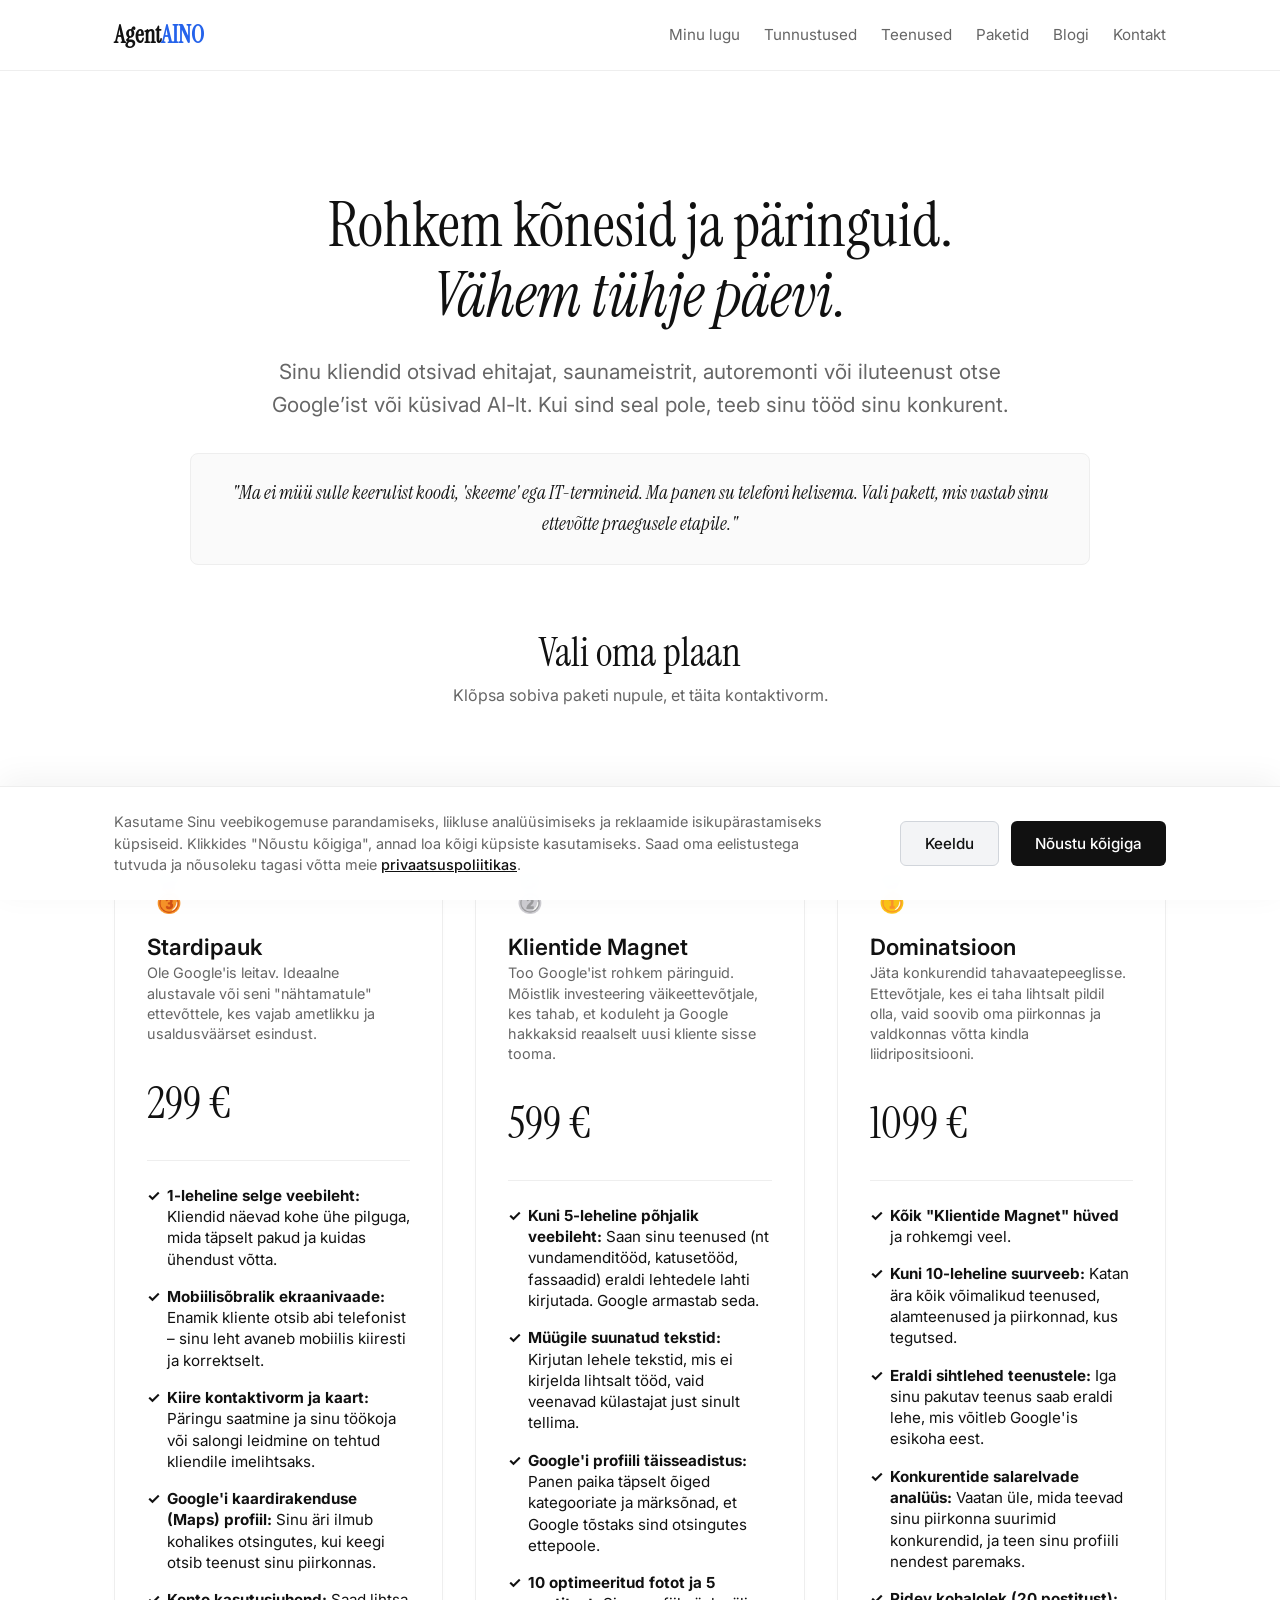
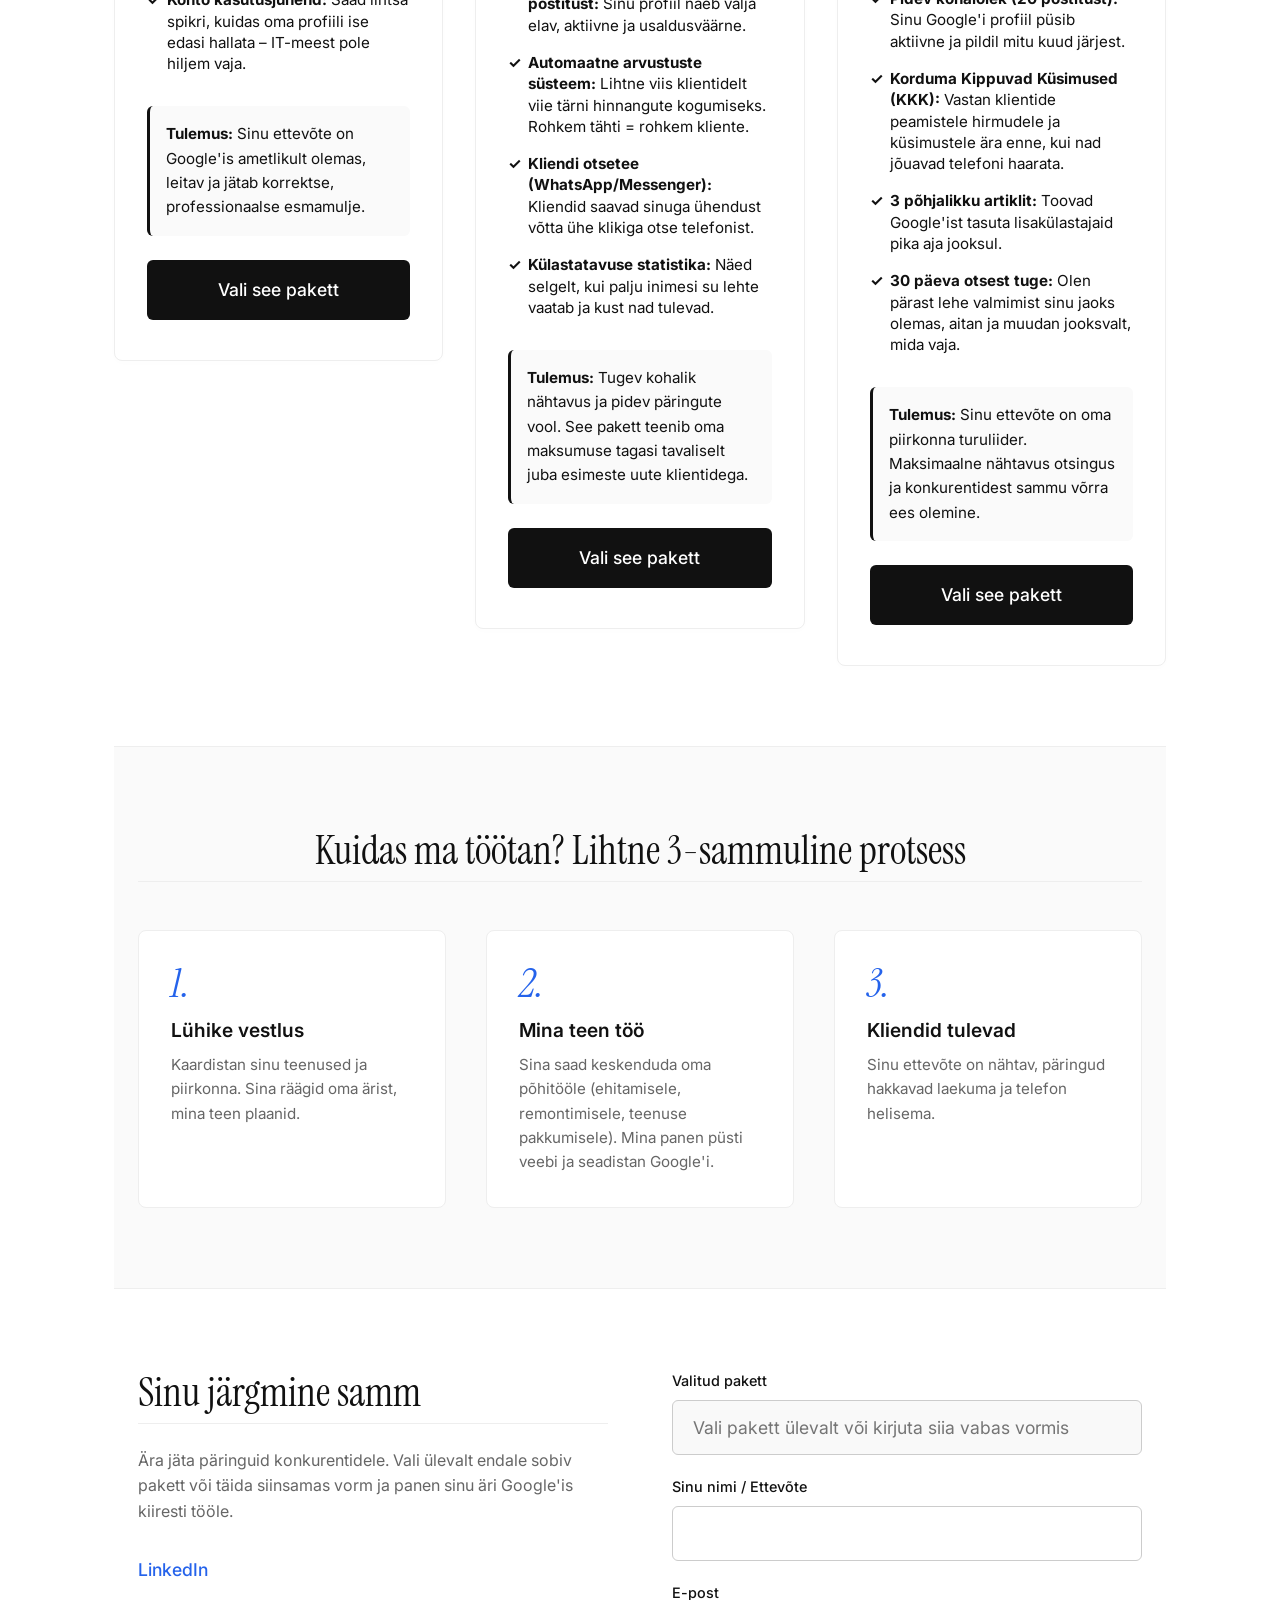
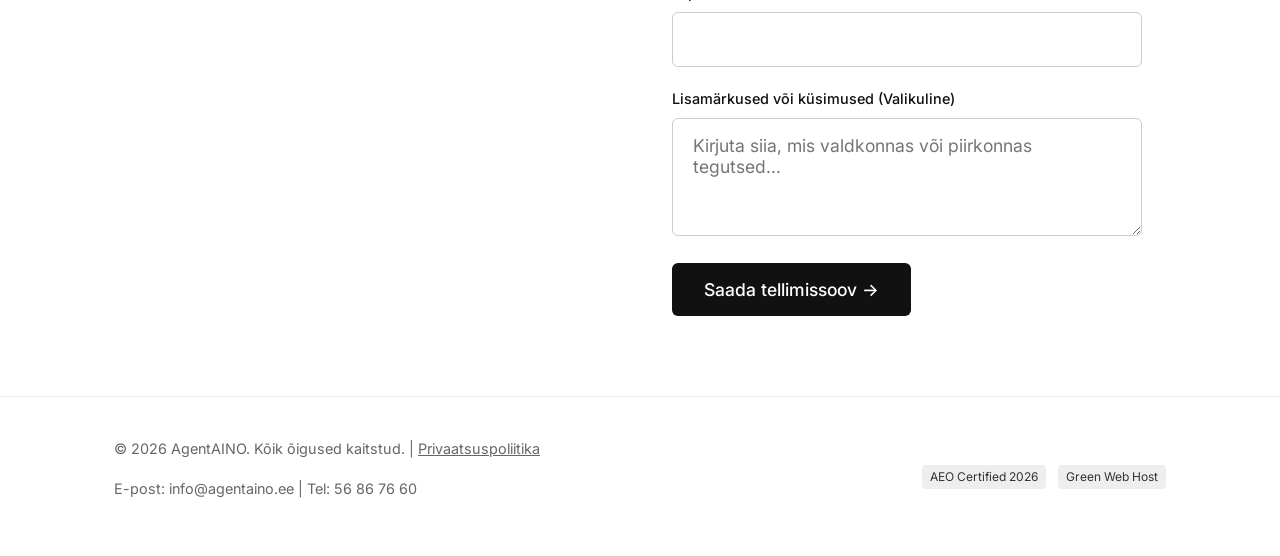
<file: teenused/kohalikule-ettevotjale.html>
<!DOCTYPE html>
<html lang="et">
<head>
    <meta charset="UTF-8">
    <meta name="viewport" content="width=device-width, initial-scale=1.0">
    <title>Koduleht ja Google'i nähtavus kohalikule ettevõtjale | AgentAINO</title>
    <meta name="description" content="Rohkem kõnesid ja tööpakkumisi väikeettevõtetele. Kodulehed ja Google Maps profiilide seadistamine ehitajatele, töökodadele ja iluteenustele ilma keerulise IT-jututa.">
    
    <link rel="canonical" href="https://agentaino.ee/teenused/kohalikule-ettevotejale.html">
    <meta name="robots" content="index, follow">
    
    <!-- Open Graph / Facebook -->
    <meta property="og:type" content="website">
    <meta property="og:url" content="https://agentaino.ee/teenused/kohalikule-ettevotejale.html">
    <meta property="og:title" content="Rohkem kõnesid ja päringuid. Vali oma plaan | AgentAINO">
    <meta property="og:description" content="Ma ei müü sulle keerulist koodi ega skeeme. Ma panen su telefoni helisema. Vaata kohalikele ettevõtetele mõeldud pakette.">
    <meta property="og:image" content="https://agentaino.ee/assets/og-image.jpg">

    <!-- Peamine stiilifail -->
    <link rel="stylesheet" href="../style.css">

    <!-- AI/LLM KOMMERTSIAALNE STRUKTUREERITUD ANDMESTIK (JSON-LD) -->
    <script type="application/ld+json">
    {
      "@context": "https://schema.org",
      "@type": "Service",
      "name": "Kodulehe valmistamine ja Google kohaliku nähtavuse seadistamine väikeettevõtetele",
      "description": "Spetsiaalsed digiturunduse ja veebiarenduse paketid kohalikele teenusepakkujatele (ehitajad, autoremont, iluteenused), mis on fokuseeritud helistamiste ja päringute kasvatamisele.",
      "provider": {
        "@type": "Organization",
        "name": "AgentAINO",
        "url": "https://agentaino.ee"
      },
      "areaServed": {
        "@type": "Country",
        "name": "Estonia"
      },
      "hasOfferCatalog": {
        "@type": "OfferCatalog",
        "name": "Väikeettevõtja kasvuplaanid",
        "itemListElement": [
          {
            "@type": "Offer",
            "itemOffered": {
              "@type": "Service",
              "name": "Stardipauk",
              "description": "1-leheline selge mobiilisõbralik veebileht koos Google Maps / Google Business Profile baasseadistusega."
            },
            "price": "299.00",
            "priceCurrency": "EUR"
          },
          {
            "@type": "Offer",
            "itemOffered": {
              "@type": "Service",
              "name": "Klientide Magnet",
              "description": "Kuni 5-leheline müügitekstidega veebileht, Google Business Profile täisseadistus, fotode optimeerimine, postitused ja automaatne arvustuste süsteem."
            },
            "price": "599.00",
            "priceCurrency": "EUR"
          },
          {
            "@type": "Offer",
            "itemOffered": {
              "@type": "Service",
              "name": "Dominatsioon",
              "description": "Kuni 10-leheline suurveeb eraldi sihtlehtedega teenustele, konkurentide analüüs, 20 postitust, KKK süsteem, 3 artiklit ja 30 päeva tuge."
            },
            "price": "1099.00",
            "priceCurrency": "EUR"
          }
        ]
      }
    }
    </script>

    <!-- Maandumislehe spetsiifilised disaini-override'id hinnapakettidele ja protsessile -->
    <style>
        .landing-hero {
            padding: 120px 0 60px 0;
            text-align: center;
            max-width: 900px;
            margin: 0 auto;
        }
        .landing-hero h1 {
            font-size: 3.8rem;
            margin-bottom: 24px;
        }
        .landing-hero .hero-lead {
            font-size: 1.3rem;
            color: var(--text-muted);
            line-height: 1.6;
            margin-bottom: 32px;
            max-width: 750px;
            margin-left: auto;
            margin-right: auto;
        }
        .pitch-banner {
            background-color: #fafafa;
            border: 1px solid var(--border-color);
            padding: 24px;
            border-radius: 8px;
            font-size: 1.2rem;
            font-family: var(--font-serif);
            font-style: italic;
            color: var(--text-main);
            margin-bottom: 64px;
            display: inline-block;
            width: 100%;
        }
        .plans-grid {
            display: grid;
            grid-template-columns: repeat(3, 1fr);
            gap: 32px;
            margin: 40px 0 80px 0;
            align-items: start;
        }
        .plan-card {
            background: #ffffff;
            border: 1px solid var(--border-color);
            border-radius: 8px;
            padding: 40px 32px;
            position: relative;
            box-shadow: 0 2px 8px rgba(0,0,0,0.01);
            transition: transform 0.25s ease, box-shadow 0.25s ease;
        }
        .plan-card:hover {
            transform: translateY(-4px);
            box-shadow: 0 12px 30px rgba(0,0,0,0.05);
        }
        .plan-badge-icon {
            font-size: 2.2rem;
            margin-bottom: 12px;
        }
        .plan-card h3 {
            font-family: var(--font-sans);
            font-weight: 600;
            font-size: 1.4rem;
            margin-bottom: 4px;
        }
        .plan-card .plan-subtitle {
            font-size: 0.9rem;
            color: var(--text-muted);
            margin-bottom: 24px;
            min-height: 44px;
            line-height: 1.4;
        }
        .plan-price {
            font-family: var(--font-serif);
            font-size: 2.8rem;
            color: var(--text-main);
            border-bottom: 1px solid var(--border-color);
            padding-bottom: 20px;
            margin-bottom: 24px;
        }
        .plan-card ul {
            list-style: none;
            padding-left: 0;
            margin-bottom: 32px;
        }
        .plan-card li {
            font-size: 0.95rem;
            color: var(--text-main);
            margin-bottom: 16px;
            position: relative;
            padding-left: 20px;
            line-height: 1.4;
        }
        .plan-card li::before {
            content: "✓";
            position: absolute;
            left: 0;
            color: var(--text-main);
            font-weight: bold;
        }
        .plan-card .plan-result {
            font-size: 0.95rem;
            background: #fafafa;
            padding: 16px;
            border-radius: 6px;
            border-left: 3px solid var(--text-main);
            color: var(--text-main);
            margin-top: auto;
        }
        .process-section {
            background-color: #fafafa;
            padding: 80px 0;
            border-top: 1px solid var(--border-color);
            border-bottom: 1px solid var(--border-color);
            text-align: center;
        }
        .process-grid {
            display: grid;
            grid-template-columns: repeat(3, 1fr);
            gap: 40px;
            margin-top: 48px;
        }
        .process-step {
            background: #ffffff;
            padding: 32px;
            border-radius: 8px;
            border: 1px solid var(--border-color);
            text-align: left;
        }
        .step-number {
            font-family: var(--font-serif);
            font-size: 2.5rem;
            color: var(--accent);
            line-height: 1;
            margin-bottom: 16px;
            font-style: italic;
        }
        .process-step h3 {
            font-family: var(--font-sans);
            font-weight: 600;
            font-size: 1.2rem;
            margin-bottom: 12px;
        }
        .process-step p {
            font-size: 0.95rem;
            margin-bottom: 0;
        }

        @media (max-width: 992px) {
            .plans-grid, .process-grid {
                grid-template-columns: 1fr;
                gap: 32px;
            }
            .landing-hero h1 {
                font-size: 2.6rem;
            }
            .plan-card .plan-subtitle {
                min-height: auto;
            }
        }
    </style>

    <!-- GDPR-VASTAV GOOGLE ANALYTICS KOOD -->
    <script>
      if (window.location.search.includes('admin=true')) {
          localStorage.setItem('peida_minu_liiklus', 'true');
          alert('Sinu seade on nüüd Google Analyticsi statistikast edukalt välistatud!');
      }

      function loadGoogleAnalytics() {
          if (localStorage.getItem('peida_minu_liiklus') === 'true') return;
          if (localStorage.getItem('cookie_consent') === 'accepted') {
              var gaScript = document.createElement('script');
              gaScript.async = true;
              gaScript.src = "https://www.googletagmanager.com/gtag/js?id=G-1CKNGQQE0X";
              document.head.appendChild(gaScript);

              window.dataLayer = window.dataLayer || [];
              function gtag(){dataLayer.push(arguments);}
              gtag('js', new Date());
              gtag('config', 'G-1CKNGQQE0X');
          }
      }

      if (localStorage.getItem('cookie_consent') === 'accepted') {
          loadGoogleAnalytics();
      }
    </script>
</head>
<body>

    <!-- Päis -->
    <header class="site-header">
        <div class="container header-container">
            <a href="../index.html" class="logo">Agent<span>AINO</span></a>
            
            <button class="menu-toggle" aria-label="Ava menüü" aria-expanded="false">
                <span></span>
                <span></span>
                <span></span>
            </button>

            <nav class="main-nav">
                <a href="../index.html#minu-lugu">Minu lugu</a>
                <a href="../index.html#tunnustused">Tunnustused</a>
                <a href="../index.html#teenused">Teenused</a>
                <a href="kohalikule-ettevotjale.html">Paketid</a>
                <a href="../index.html#blogi">Blogi</a>
                <a href="#kontakt">Kontakt</a>
            </nav>
        </div>
    </header>

    <main class="container">
        
        <!-- Hero sektsioon -->
        <section class="landing-hero">
            <h1>Rohkem kõnesid ja päringuid. <br><em>Vähem tühje päevi.</em></h1>
            <p class="hero-lead">Sinu kliendid otsivad ehitajat, saunameistrit, autoremonti või iluteenust otse Google’ist või küsivad AI-lt. Kui sind seal pole, teeb sinu tööd sinu konkurent.</p>
            
            <div class="pitch-banner">
                "Ma ei müü sulle keerulist koodi, 'skeeme' ega IT-termineid. Ma panen su telefoni helisema. Vali pakett, mis vastab sinu ettevõtte praegusele etapile."
            </div>
            
            <h2 id="paketid" style="border-bottom: none; padding-bottom: 0; margin-bottom: 8px;">Vali oma plaan</h2>
            <p style="color: var(--text-muted);">Klõpsa sobiva paketi nupule, et täita kontaktivorm.</p>
        </section>

        <!-- Hinnaplaanid -->
        <section class="plans-grid">
            
            <!-- Pakett 1 -->
            <div class="plan-card">
                <div class="plan-badge-icon">🥉</div>
                <h3>Stardipauk</h3>
                <p class="plan-subtitle">Ole Google'is leitav. Ideaalne alustavale või seni "nähtamatule" ettevõttele, kes vajab ametlikku ja usaldusväärset esindust.</p>
                <div class="plan-price">299 €</div>
                <ul>
                    <li><strong>1-leheline selge veebileht:</strong> Kliendid näevad kohe ühe pilguga, mida täpselt pakud ja kuidas ühendust võtta.</li>
                    <li><strong>Mobiilisõbralik ekraanivaade:</strong> Enamik kliente otsib abi telefonist – sinu leht avaneb mobiilis kiiresti ja korrektselt.</li>
                    <li><strong>Kiire kontaktivorm ja kaart:</strong> Päringu saatmine ja sinu töökoja või salongi leidmine on tehtud kliendile imelihtsaks.</li>
                    <li><strong>Google'i kaardirakenduse (Maps) profiil:</strong> Sinu äri ilmub kohalikes otsingutes, kui keegi otsib teenust sinu piirkonnas.</li>
                    <li><strong>Konto kasutusjuhend:</strong> Saad lihtsa spikri, kuidas oma profiili ise edasi hallata – IT-meest pole hiljem vaja.</li>
                </ul>
                <p class="plan-result"><strong>Tulemus:</strong> Sinu ettevõte on Google'is ametlikult olemas, leitav ja jätab korrektse, professionaalse esmamulje.</p>
                <a href="#kontakt" class="btn package-select-btn" style="display: block; text-align: center; margin-top: 24px; text-decoration: none;" data-package="Stardipauk (299 €)">Vali see pakett</a>
            </div>

            <!-- Pakett 2 -->
            <div class="plan-card">
                <div class="plan-badge-icon">🥈</div>
                <h3>Klientide Magnet</h3>
                <p class="plan-subtitle">Too Google'ist rohkem päringuid. Mõistlik investeering väikeettevõtjale, kes tahab, et koduleht ja Google hakkaksid reaalselt uusi kliente sisse tooma.</p>
                <div class="plan-price">599 €</div>
                <ul>
                    <li><strong>Kuni 5-leheline põhjalik veebileht:</strong> Saan sinu teenused (nt vundamenditööd, katusetööd, fassaadid) eraldi lehtedele lahti kirjutada. Google armastab seda.</li>
                    <li><strong>Müügile suunatud tekstid:</strong> Kirjutan lehele tekstid, mis ei kirjelda lihtsalt tööd, vaid veenavad külastajat just sinult tellima.</li>
                    <li><strong>Google'i profiili täisseadistus:</strong> Panen paika täpselt õiged kategooriate ja märksõnad, et Google tõstaks sind otsingutes ettepoole.</li>
                    <li><strong>10 optimeeritud fotot ja 5 postitust:</strong> Sinu profiil näeb välja elav, aktiivne ja usaldusväärne.</li>
                    <li><strong>Automaatne arvustuste süsteem:</strong> Lihtne viis klientidelt viie tärni hinnangute kogumiseks. Rohkem tähti = rohkem kliente.</li>
                    <li><strong>Kliendi otsetee (WhatsApp/Messenger):</strong> Kliendid saavad sinuga ühendust võtta ühe klikiga otse telefonist.</li>
                    <li><strong>Külastatavuse statistika:</strong> Näed selgelt, kui palju inimesi su lehte vaatab ja kust nad tulevad.</li>
                </ul>
                <p class="plan-result"><strong>Tulemus:</strong> Tugev kohalik nähtavus ja pidev päringute vool. See pakett teenib oma maksumuse tagasi tavaliselt juba esimeste uute klientidega.</p>
                <a href="#kontakt" class="btn package-select-btn" style="display: block; text-align: center; margin-top: 24px; text-decoration: none;" data-package="Klientide Magnet (599 €)">Vali see pakett</a>
            </div>

            <!-- Pakett 3 -->
            <div class="plan-card">
                <div class="plan-badge-icon">🥇</div>
                <h3>Dominatsioon</h3>
                <p class="plan-subtitle">Jäta konkurendid tahavaatepeeglisse. Ettevõtjale, kes ei taha lihtsalt pildil olla, vaid soovib oma piirkonnas ja valdkonnas võtta kindla liidripositsiooni.</p>
                <div class="plan-price">1099 €</div>
                <ul>
                    <li><strong>Kõik "Klientide Magnet" hüved</strong> ja rohkemgi veel.</li>
                    <li><strong>Kuni 10-leheline suurveeb:</strong> Katan ära kõik võimalikud teenused, alamteenused ja piirkonnad, kus tegutsed.</li>
                    <li><strong>Eraldi sihtlehed teenustele:</strong> Iga sinu pakutav teenus saab eraldi lehe, mis võitleb Google'is esikoha eest.</li>
                    <li><strong>Konkurentide salarelvade analüüs:</strong> Vaatan üle, mida teevad sinu piirkonna suurimid konkurendid, ja teen sinu profiili nendest paremaks.</li>
                    <li><strong>Pidev kohalolek (20 postitust):</strong> Sinu Google'i profiil püsib aktiivne ja pildil mitu kuud järjest.</li>
                    <li><strong>Korduma Kippuvad Küsimused (KKK):</strong> Vastan klientide peamistele hirmudele ja küsimustele ära enne, kui nad jõuavad telefoni haarata.</li>
                    <li><strong>3 põhjalikku artiklit:</strong> Toovad Google'ist tasuta lisakülastajaid pika aja jooksul.</li>
                    <li><strong>30 päeva otsest tuge:</strong> Olen pärast lehe valmimist sinu jaoks olemas, aitan ja muudan jooksvalt, mida vaja.</li>
                </ul>
                <p class="plan-result"><strong>Tulemus:</strong> Sinu ettevõte on oma piirkonna turuliider. Maksimaalne nähtavus otsingus ja konkurentidest sammu võrra ees olemine.</p>
                <a href="#kontakt" class="btn package-select-btn" style="display: block; text-align: center; margin-top: 24px; text-decoration: none;" data-package="Dominatsioon (1099 €)">Vali see pakett</a>
            </div>

        </section>

        <!-- Protsessi sektsioon -->
        <section class="process-section">
            <div class="container">
                <h2>Kuidas ma töötan? Lihtne 3-sammuline protsess</h2>
                <div class="process-grid">
                    <div class="process-step">
                        <div class="step-number">1.</div>
                        <h3>Lühike vestlus</h3>
                        <p>Kaardistan sinu teenused ja piirkonna. Sina räägid oma ärist, mina teen plaanid.</p>
                    </div>
                    <div class="process-step">
                        <div class="step-number">2.</div>
                        <h3>Mina teen töö</h3>
                        <p>Sina saad keskenduda oma põhitööle (ehitamisele, remontimisele, teenuse pakkumisele). Mina panen püsti veebi ja seadistan Google'i.</p>
                    </div>
                    <div class="process-step">
                        <div class="step-number">3.</div>
                        <h3>Kliendid tulevad</h3>
                        <p>Sinu ettevõte on nähtav, päringud hakkavad laekuma ja telefon helisema.</p>
                    </div>
                </div>
            </div>
        </section>

        <!-- Kontakt / Tellimine -->
        <section id="kontakt" class="contact-section" style="border-top: none;">
            <div class="container contact-container">
                <div class="contact-info">
                    <h2>Sinu järgmine samm</h2>
                    <p>Ära jäta päringuid konkurentidele. Vali ülevalt endale sobiv pakett või täida siinsamas vorm ja panen sinu äri Google'is kiiresti tööle.</p>
                    <div class="social-links">
                        <a href="https://www.linkedin.com/in/feliksstavitski/" target="_blank" rel="noopener">LinkedIn</a>
                    </div>
                </div>
                
                <form class="contact-form" action="#" method="POST">
                    <div class="form-group">
                        <label for="selected-plan">Valitud pakett</label>
                        <input type="text" id="selected-plan" name="valitud_pakett" placeholder="Vali pakett ülevalt või kirjuta siia vabas vormis" readonly style="background-color: #f9f9f9; cursor: not-allowed;">
                    </div>
                    <div class="form-group">
                        <label for="name">Sinu nimi / Ettevõte</label>
                        <input type="text" id="name" name="nimi" required>
                    </div>
                    <div class="form-group">
                        <label for="email">E-post</label>
                        <input type="email" id="email" name="email" required>
                    </div>
                    <div class="form-group">
                        <label for="message">Lisamärkused või küsimused (Valikuline)</label>
                        <textarea id="message" name="sonum" rows="4" placeholder="Kirjuta siia, mis valdkonnas või piirkonnas tegutsed..."></textarea>
                    </div>
                    <button type="submit" class="btn">Saada tellimissoov &rarr;</button>
                </form>
            </div>
        </section>

    </main>

    <footer class="site-footer">
        <div class="container footer-container">
            <div class="footer-left">
                <p>&copy; 2026 AgentAINO. Kõik õigused kaitstud. | <a href="../privaatsuspoliitika.html" style="color: var(--text-muted); text-decoration: underline;">Privaatsuspoliitika</a></p>
                <p class="footer-contact">E-post: info@agentaino.ee | Tel: 56 86 76 60</p>
            </div>
            <div class="footer-right">
                <div class="certificates">
                    <span class="cert-badge">AEO Certified 2026</span>
                    <span class="cert-badge">Green Web Host</span>
                </div>
            </div>
        </div>
    </footer>

    <div id="cookie-banner" class="cookie-banner">
        <div class="container cookie-container">
            <p>Kasutame Sinu veebikogemuse parandamiseks, liikluse analüüsimiseks ja reklaamide isikupärastamiseks küpsiseid. Klikkides "Nõustu kõigiga", annad loa kõigi küpsiste kasutamiseks. Saad oma eelistustega tutvuda ja nõusoleku tagasi võtta meie <a href="../privaatsuspoliitika.html">privaatsuspoliitikas</a>.</p>
            <div class="cookie-buttons">
                <button id="decline-cookies" class="btn btn-secondary">Keeldu</button>
                <button id="accept-cookies" class="btn">Nõustu kõigiga</button>
            </div>
        </div>
    </div>

    <script src="../script.js"></script>
    <script>
        document.querySelectorAll('.package-select-btn').forEach(button => {
            button.addEventListener('click', function(e) {
                const packageName = this.getAttribute('data-package');
                const planInput = document.getElementById('selected-plan');
                if (planInput) {
                    planInput.value = packageName;
                    planInput.style.borderColor = 'var(--accent)';
                }
            });
        });
    </script>
</body>
</html>
</file>
<file: style.css>
/* Fontide sissetoomine Google Fontsist */
@import url('https://fonts.googleapis.com/css2?family=Inter:wght@400;500;600&family=Instrument+Serif:ital,wght@0,400;1,400&display=swap');

/* Globaalsed muutujad lihtsaks haldamiseks */
:root {
    --bg-color: #ffffff;
    --text-main: #111111;
    --text-muted: #666666;
    --accent: #2563eb; 
    --accent-hover: #1d4ed8;
    --border-color: #eeeeee;
    
    --font-sans: 'Inter', sans-serif;
    --font-serif: 'Instrument Serif', Georgia, serif;
}

/* Lähtestamine (Reset) */
* {
    margin: 0;
    padding: 0;
    box-sizing: border-box;
}

html {
    scroll-behavior: smooth;
}

body {
    background-color: var(--bg-color);
    color: var(--text-main);
    font-family: var(--font-sans);
    line-height: 1.6;
    font-size: 16px;
    -webkit-font-smoothing: antialiased;
}

.container {
    width: 100%;
    max-width: 1100px;
    margin: 0 auto;
    padding: 0 24px;
}

/* Tüpograafia */
h1, h2, h3 {
    font-family: var(--font-serif);
    font-weight: 400;
    line-height: 1.15;
    margin-bottom: 16px;
}

h1 { font-size: 3.5rem; }
h2 { font-size: 2.5rem; border-bottom: 1px solid var(--border-color); padding-bottom: 8px; margin-bottom: 24px; }
h3 { font-size: 1.75rem; }

p {
    color: var(--text-muted);
    margin-bottom: 16px;
}

em {
    font-family: var(--font-serif);
    font-style: italic;
}

/* Päis */
.site-header {
    border-bottom: 1px solid var(--border-color);
    position: sticky;
    top: 0;
    background: rgba(255, 255, 255, 0.95);
    backdrop-filter: blur(8px);
    z-index: 100;
}

.header-container {
    display: flex;
    justify-content: space-between;
    align-items: center;
    height: 70px;
    position: relative;
}

.logo {
    font-family: var(--font-serif);
    font-size: 1.5rem;
    text-decoration: none;
    color: var(--text-main);
    font-weight: bold;
}

.logo span { color: var(--accent); }

.main-nav {
    display: flex;
    align-items: center;
}

.main-nav a {
    text-decoration: none;
    color: var(--text-muted);
    margin-left: 24px;
    font-size: 0.95rem;
    transition: color 0.2s ease;
}

.main-nav a:hover { color: var(--text-main); }

/* Burger Menüü nupp (Desktopis peidus) */
.menu-toggle {
    display: none;
    flex-direction: column;
    justify-content: space-between;
    width: 24px;
    height: 18px;
    background: none;
    border: none;
    cursor: pointer;
    padding: 0;
    z-index: 110;
}

.menu-toggle span {
    display: block;
    width: 100%;
    height: 2px;
    background-color: var(--text-main);
    transition: transform 0.3s ease, opacity 0.3s ease;
}

/* Hero / Uudiskiri */
.hero-section {
    padding: 140px 0 100px 0;
    text-align: center;
}

.hero-container { max-width: 850px; }
.subtitle { font-size: 1.25rem; margin-bottom: 32px; }

.newsletter-form {
    display: flex;
    gap: 12px;
    max-width: 600px;
    margin: 0 auto 16px auto;
}

.form-explanation {
    font-size: 0.95rem;
    color: var(--text-muted);
    font-style: italic;
}

/* Tekstikastide kapitaalne uuendus */
input[type="email"], input[type="text"], textarea {
    width: 100%;
    padding: 16px 20px;
    border: 1px solid #cccccc;
    border-radius: 6px;
    font-family: var(--font-sans);
    font-size: 1.1rem;
    color: var(--text-main);
    outline: none;
    transition: border-color 0.2s, box-shadow 0.2s;
    background-color: #ffffff;
}

input:focus, textarea:focus { 
    border-color: var(--text-main);
    box-shadow: 0 0 0 3px rgba(0,0,0,0.05);
}

.btn {
    background-color: var(--text-main);
    color: white;
    border: none;
    padding: 16px 32px;
    border-radius: 6px;
    font-family: var(--font-sans);
    font-size: 1.1rem;
    font-weight: 500;
    cursor: pointer;
    white-space: nowrap;
    transition: background-color 0.2s;
}

.btn:hover { background-color: var(--accent); }

.btn.btn-secondary {
    background-color: #f3f4f6;
    color: var(--text-main);
    border: 1px solid #d1d5db;
}
.btn.btn-secondary:hover {
    background-color: #e5e7eb;
}

/* Meedia sektsioon (Logoriba) */
.media-section {
    background-color: #fafafa;
    border-top: 1px solid var(--border-color);
    border-bottom: 1px solid var(--border-color);
    padding: 30px 0;
}
.media-container {
    display: flex;
    align-items: center;
    justify-content: space-between;
    gap: 32px;
}
.media-title {
    font-size: 0.85rem;
    text-transform: uppercase;
    letter-spacing: 1.2px;
    color: var(--text-muted);
    font-weight: 600;
    white-space: nowrap;
}
.media-logos {
    display: flex;
    align-items: center;
    justify-content: space-between;
    flex-grow: 1;
    gap: 48px;
}
.media-logos a { display: block; }
.media-logos img {
    max-height: 38px;
    width: auto;
    object-fit: contain;
    filter: grayscale(100%);
    opacity: 0.5;
    transition: filter 0.3s ease, opacity 0.3s ease;
}
.media-logos img:hover {
    filter: grayscale(0%);
    opacity: 1;
}

/* TEENUSTE SEKTIUUNI STIILID */
.services-section {
    padding: 90px 0;
    background-color: #ffffff;
}
.section-lead {
    font-size: 1.2rem;
    color: var(--text-muted);
    margin-bottom: 48px;
    max-width: 750px;
}
.services-pillars {
    display: grid;
    grid-template-columns: minmax(0, 1fr) minmax(0, 2fr);
    gap: 32px;
    margin-bottom: 64px;
}
.pillar-card {
    background: #ffffff;
    border: 1px solid var(--border-color);
    padding: 32px;
    border-radius: 8px;
    box-shadow: 0 2px 8px rgba(0,0,0,0.01);
    transition: transform 0.25s ease, box-shadow 0.25s ease;
}
.pillar-card:hover {
    transform: translateY(-4px);
    box-shadow: 0 12px 24px rgba(0,0,0,0.04);
}
.pillar-icon {
    font-size: 2.5rem;
    margin-bottom: 16px;
}
.pillar-card h3 {
    font-size: 1.5rem;
    font-family: var(--font-sans);
    font-weight: 600;
    margin-bottom: 16px;
    line-height: 1.3;
}
.pillar-card h3 span {
    font-family: var(--font-serif);
    font-size: 1.15rem;
    color: var(--accent);
    font-weight: 400;
    font-style: italic;
}
.pillar-card p {
    font-size: 0.95rem;
    margin-bottom: 24px;
}
.pillar-card ul, .core-card ul {
    list-style: none;
    padding-left: 0;
}
.pillar-card li, .core-card li {
    font-size: 0.9rem;
    color: var(--text-main);
    margin-bottom: 12px;
    position: relative;
    padding-left: 16px;
    line-height: 1.5;
}
.pillar-card li::before, .core-card li::before {
    content: "•";
    position: absolute;
    left: 0;
    color: var(--accent);
    font-weight: bold;
}

/* Core-teenuste plokk */
.core-services-block {
    margin: 80px 0;
    padding-top: 48px;
    border-top: 1px solid var(--border-color);
}
.services-quote {
    font-family: var(--font-serif);
    font-size: 1.6rem;
    font-style: italic;
    color: var(--text-main);
    border-left: 3px solid var(--text-main);
    padding-left: 24px;
    margin: 32px 0;
}
.core-grid {
    display: grid;
    grid-template-columns: repeat(2, 1fr);
    gap: 32px;
}
.core-card {
    background: #fafafa;
    padding: 32px;
    border-radius: 8px;
    border: 1px solid var(--border-color);
}
.core-card h3 {
    font-size: 1.25rem;
    font-family: var(--font-sans);
    font-weight: 600;
    margin-bottom: 20px;
}
.core-card li {
    font-size: 0.95rem;
}

/* Paketid / Tabeli mahuti */
.packages-block {
    margin-top: 80px;
    padding-top: 48px;
    border-top: 1px solid var(--border-color);
}
.table-container {
    width: 100%;
    overflow-x: auto;
    margin-top: 32px;
    border: 1px solid var(--border-color);
    border-radius: 8px;
}
table {
    width: 100%;
    border-collapse: collapse;
    font-size: 0.95rem;
    text-align: left;
    background: #ffffff;
}
th, td {
    padding: 16px 24px;
    border-bottom: 1px solid var(--border-color);
    vertical-align: top;
    line-height: 1.5;
}
th {
    background-color: #fafafa;
    font-weight: 600;
    color: var(--text-main);
    font-size: 0.9rem;
    text-transform: uppercase;
    letter-spacing: 0.5px;
}
tr:last-child td {
    border-bottom: none;
}

/* Minu lugu Sektsioon */
.about-section { padding: 90px 0; background: #fafafa; }
.about-container { display: flex; gap: 64px; align-items: center; }
.about-text { flex: 1; }
.about-text p { font-size: 1.1rem; color: var(--text-muted); margin-bottom: 20px; }
.about-text p:last-child { margin-bottom: 0; }

.about-image { flex: 1; text-align: center; }
.about-image img { max-width: 100%; height: auto; border-radius: 6px; filter: grayscale(100%); transition: filter 0.3s; }
.about-image img:hover { filter: grayscale(0%); }

/* Tunnustuste ja sertifikaatide sektsioon */
.certificates-section {
    padding: 90px 0;
    background-color: #ffffff;
    border-top: 1px solid var(--border-color);
    border-bottom: 1px solid var(--border-color);
}
.certificates-grid {
    display: flex;
    gap: 24px;
    margin-top: 32px;
    flex-wrap: wrap;
    justify-content: flex-start;
}
.certificates-grid a {
    display: block;
    background: #ffffff;
    padding: 20px;
    border-radius: 6px;
    border: 1px solid var(--border-color);
    box-shadow: 0 2px 6px rgba(0,0,0,0.02);
    transition: transform 0.25s ease, box-shadow 0.25s ease;
    max-width: 240px;
    text-align: center;
}
.certificates-grid a:hover {
    transform: translateY(-4px);
    box-shadow: 0 8px 24px rgba(0,0,0,0.06);
}
.certificates-grid img {
    width: 100%;
    height: auto;
    object-fit: contain;
}

/* Blogi Grid */
.blog-section { padding: 90px 0; background-color: #fafafa; border-top: 1px solid var(--border-color); }
.blog-grid { display: grid; grid-template-columns: repeat(3, minmax(0, 1fr)); gap: 32px; }
.blog-card { background: #ffffff; border: 1px solid var(--border-color); padding: 24px; border-radius: 6px; display: flex; flex-direction: column; }
.blog-date { font-size: 0.8rem; color: var(--text-muted); margin-bottom: 8px; }
.blog-card h3 a { text-decoration: none; color: var(--text-main); transition: color 0.2s; }
.blog-card h3 a:hover { color: var(--accent); }
.blog-card p { font-size: 0.95rem; margin-top: 12px; flex-grow: 1; }
.read-more { text-decoration: none; color: var(--accent); font-size: 0.9rem; font-weight: 500; margin-top: 16px; }

/* Kontakt */
.contact-section { padding: 80px 0; border-top: 1px solid var(--border-color); background-color: #ffffff; }
.contact-container { display: flex; gap: 64px; }
.contact-info, .contact-form { flex: 1; }
.social-links a { display: inline-block; margin-right: 16px; margin-top: 16px; color: var(--accent); text-decoration: none; font-weight: 500; font-size: 1.1rem; }
.form-group { margin-bottom: 20px; }
.form-group label { display: block; font-size: 0.9rem; margin-bottom: 8px; font-weight: 500; }

/* Jalus */
.site-footer { border-top: 1px solid var(--border-color); padding: 40px 0; font-size: 0.9rem; color: var(--text-muted); background-color: #ffffff; }
.footer-container { display: flex; justify-content: space-between; align-items: center; }
.footer-contact { margin-top: 4px; }
.certificates { text-align: right; }
.cert-badge { display: inline-block; background: #eee; color: #333; padding: 2px 8px; border-radius: 4px; margin-left: 8px; font-size: 0.75rem; }

/* Artiklipõhine spetsiifiline disain */
.article-layout { max-width: 750px; padding: 60px 24px; margin: 0 auto; }
.article-header { margin-bottom: 40px; border-bottom: 1px solid var(--border-color); padding-bottom: 24px; }
.article-content h2 { font-size: 2rem; margin-top: 40px; margin-bottom: 16px; border-bottom: none; padding-bottom: 0; }
.article-content h3 { font-size: 1.3rem; margin-top: 24px; margin-bottom: 8px; font-family: var(--font-sans); font-weight: 600; color: var(--text-main); }
.article-content p { color: var(--text-main); font-size: 1.1rem; line-height: 1.7; margin-bottom: 20px; }
.article-content ul, .article-content ol { margin-left: 24px; margin-bottom: 24px; }
.article-content li { margin-bottom: 10px; color: var(--text-main); font-size: 1.1rem; }
.article-content img { max-width: 100%; height: auto; border-radius: 6px; margin: 32px 0; display: block; }
.faq-section { background-color: #fafafa; padding: 24px; border-radius: 6px; margin: 32px 0; }

/* Kaheveeruline artiklipaigutus ja külgriba (Uuendatud turvalise minmax lahendusega) */
.article-grid-layout {
    display: grid;
    grid-template-columns: minmax(0, 1fr) 280px;
    gap: 56px;
    align-items: start;
}
.article-main-content {
    max-width: 750px;
    width: 100%;
}
.article-sidebar {
    position: sticky;
    top: 110px;
    height: fit-content;
    border-left: 1px solid var(--border-color);
    padding-left: 28px;
}
.sidebar-title {
    font-family: var(--font-sans);
    font-size: 0.85rem;
    font-weight: 600;
    text-transform: uppercase;
    letter-spacing: 1px;
    color: var(--text-main);
    margin-bottom: 20px;
    border-bottom: none;
    padding-bottom: 0;
}
.sidebar-links {
    list-style: none;
    padding-left: 0;
}
.sidebar-links li {
    margin-bottom: 16px;
    line-height: 1.4;
}
.sidebar-links a {
    color: var(--text-muted);
    text-decoration: none;
    font-size: 0.95rem;
    transition: color 0.2s ease;
}
.sidebar-links a:hover, .sidebar-links a.active {
    color: var(--text-main);
    font-weight: 500;
}

/* Puhta ja skrollitava koodiploki disain */
.article-content pre {
    background: #fafafa;
    padding: 20px;
    border-radius: 6px;
    overflow-x: auto;
    font-family: monospace;
    font-size: 0.95rem;
    border: 1px solid var(--border-color);
    margin: 24px 0;
}

/* Küpsiste bänner */
.cookie-banner {
    position: fixed;
    bottom: -100%;
    left: 0;
    width: 100%;
    background-color: rgba(255, 255, 255, 0.98);
    backdrop-filter: blur(12px);
    border-top: 1px solid var(--border-color);
    box-shadow: 0 -8px 30px rgba(0, 0, 0, 0.05);
    z-index: 2000;
    padding: 24px 0;
    transition: bottom 0.5s cubic-bezier(0.16, 1, 0.3, 1);
}
.cookie-banner.show { bottom: 0; }
.cookie-container { display: flex; align-items: center; justify-content: space-between; gap: 40px; }
.cookie-container p { font-size: 0.9rem; margin-bottom: 0; color: var(--text-muted); max-width: 720px; line-height: 1.5; }
.cookie-container p a { color: var(--text-main); text-decoration: underline; font-weight: 500; }
.cookie-buttons { display: flex; gap: 12px; white-space: nowrap; }
.cookie-buttons .btn { padding: 12px 24px; font-size: 0.95rem; }

/* Mobiilne kohanduvus (Responsive) */
@media (max-width: 992px) {
    .services-pillars { grid-template-columns: minmax(0, 1fr); gap: 24px; }
    .core-grid { grid-template-columns: minmax(0, 1fr); gap: 24px; }
    .blog-grid { grid-template-columns: repeat(2, minmax(0, 1fr)); gap: 24px; }
    
    .article-grid-layout { grid-template-columns: minmax(0, 1fr); gap: 48px; }
    .article-sidebar {
        border-left: none;
        border-top: 1px solid var(--border-color);
        padding-left: 0;
        padding-top: 32px;
        position: static;
    }
}

@media (max-width: 768px) {
    h1 { font-size: 2.3rem; }
    .about-container, .contact-container, .footer-container { flex-direction: column; gap: 32px; text-align: center; }
    
    .menu-toggle { display: flex; }
    
    .main-nav {
        display: none;
        position: absolute;
        top: 70px;
        left: 0;
        width: 100%;
        background: rgba(255, 255, 255, 0.98);
        border-bottom: 1px solid var(--border-color);
        flex-direction: column;
        padding: 24px;
        gap: 16px;
        z-index: 100;
        box-shadow: 0 4px 12px rgba(0,0,0,0.03);
    }
    
    .main-nav.active { display: flex; }
    .main-nav a { margin-left: 0; font-size: 1.1rem; width: 100%; text-align: left; padding: 6px 0; }
    
    .menu-toggle.active span:nth-child(1) { transform: translateY(8px) rotate(45deg); }
    .menu-toggle.active span:nth-child(2) { opacity: 0; }
    .menu-toggle.active span:nth-child(3) { transform: translateY(-8px) rotate(-45deg); }
    
    .media-container { flex-direction: column; gap: 20px; text-align: center; }
    .media-logos { flex-wrap: wrap; justify-content: center; gap: 28px; }
    .media-logos img { max-height: 32px; }
    
    .certificates-grid { justify-content: flex-start; gap: 16px; }
    .certificates-grid a { max-width: 180px; padding: 14px; }
    
    .blog-grid { grid-template-columns: minmax(0, 1fr); }
    .newsletter-form { flex-direction: column; }
    .certificates { text-align: center; }
    
    .table-container { display: block; overflow-x: auto; }
    
    .cookie-container { flex-direction: column; gap: 20px; text-align: left; }
    .cookie-buttons { width: 100%; }
    .cookie-buttons .btn { flex: 1; text-align: center; }
}
</file>
